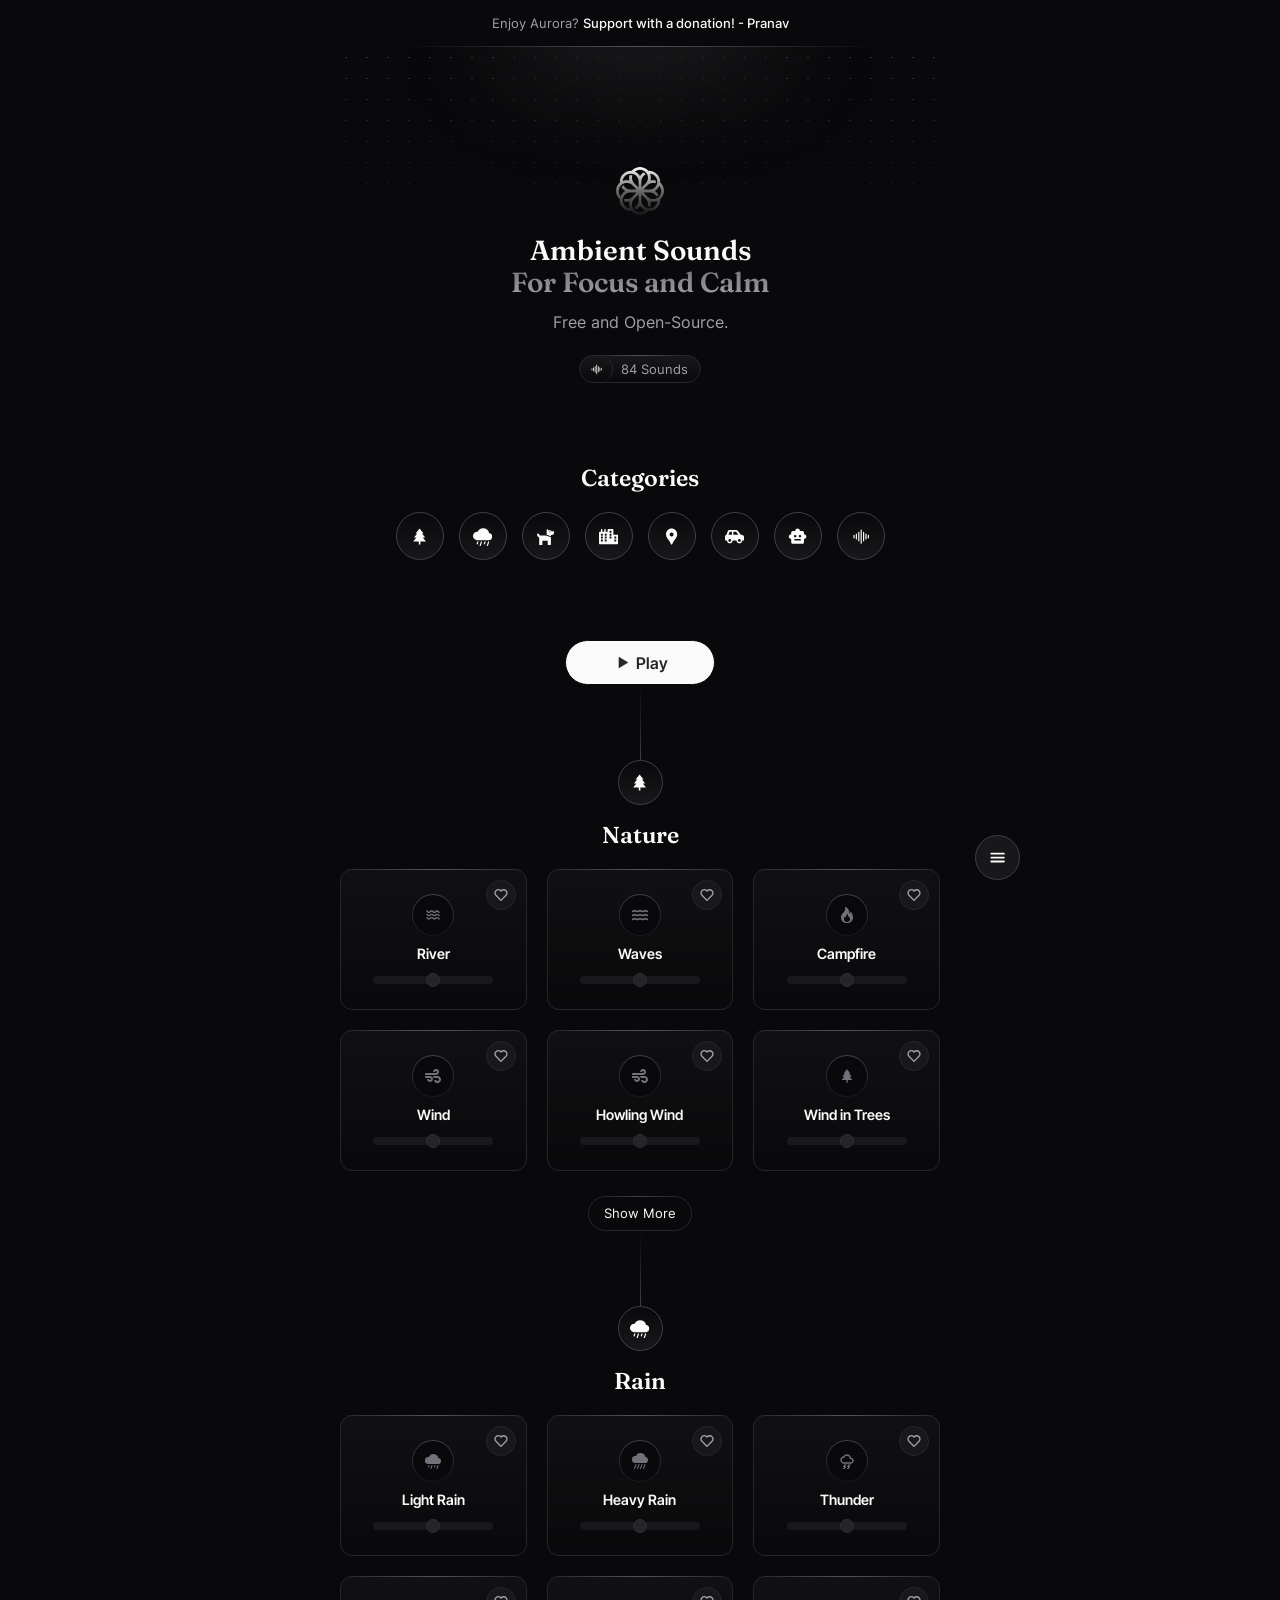
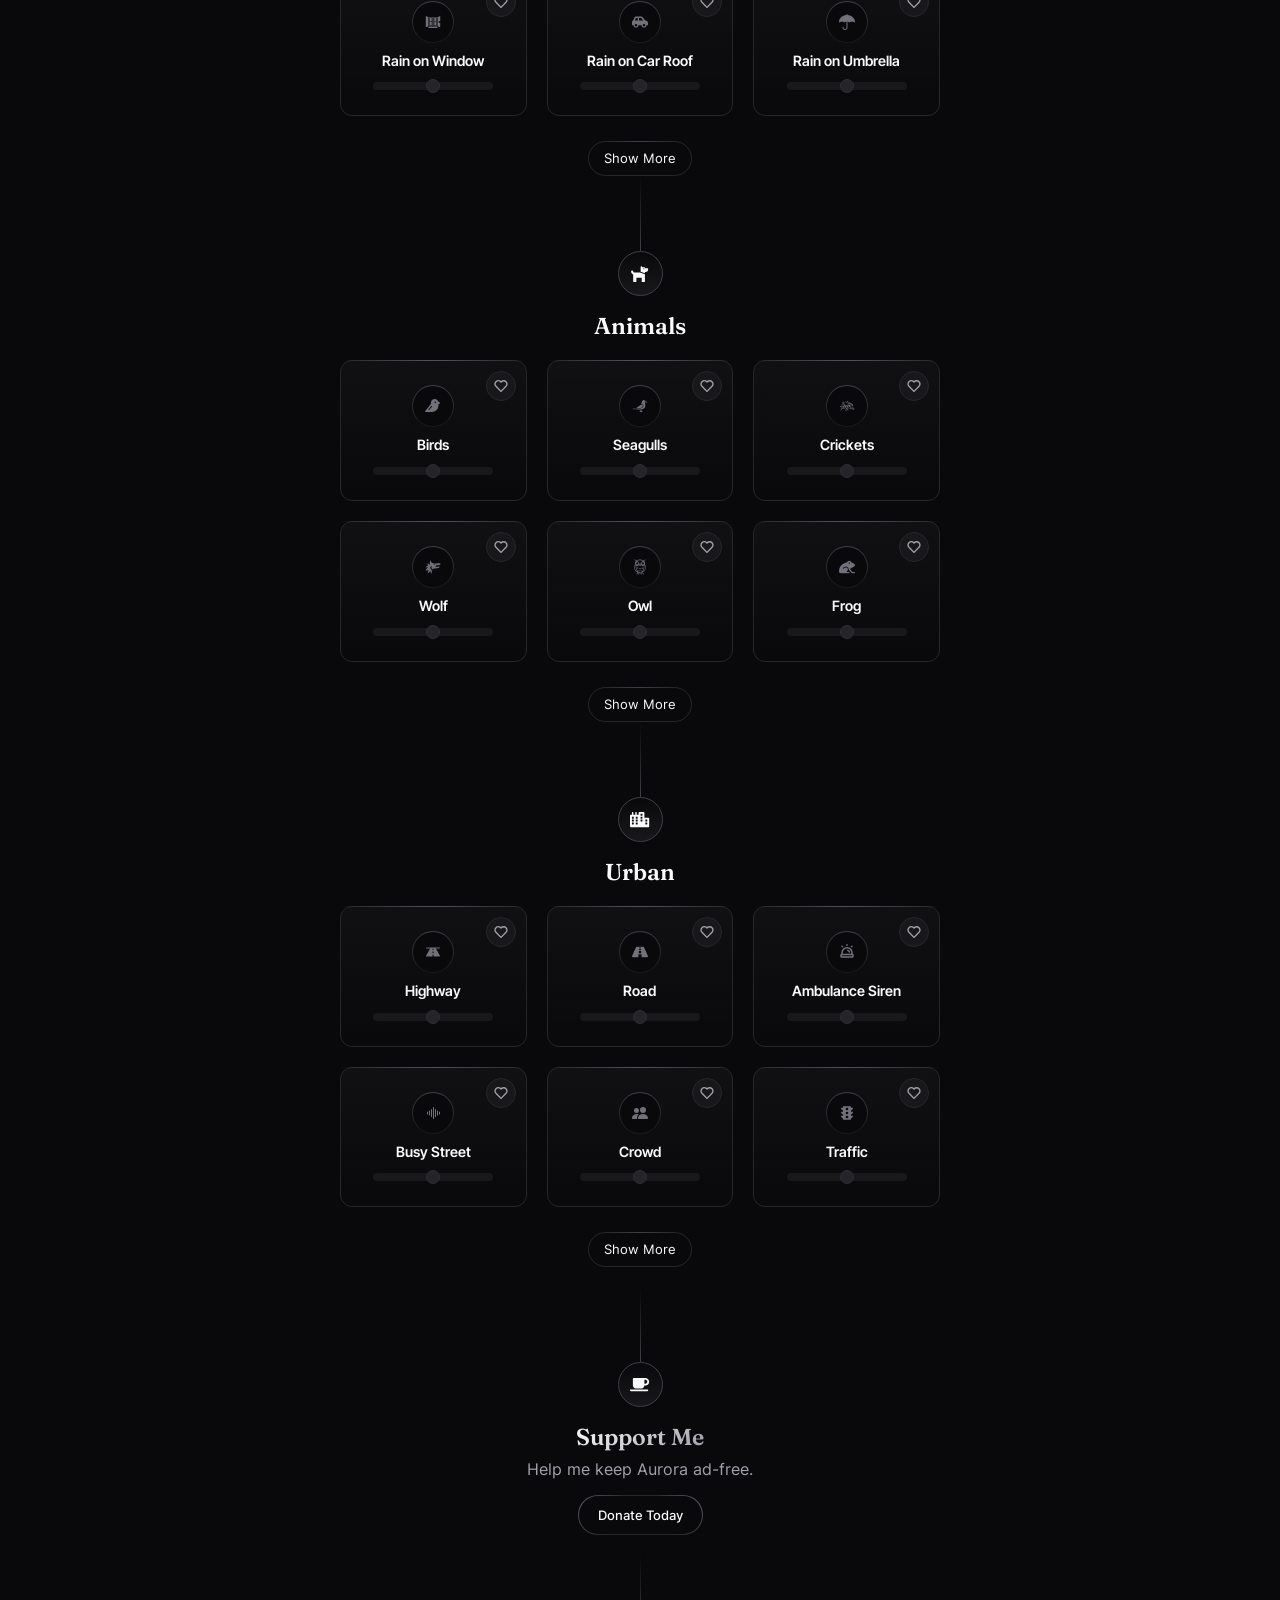
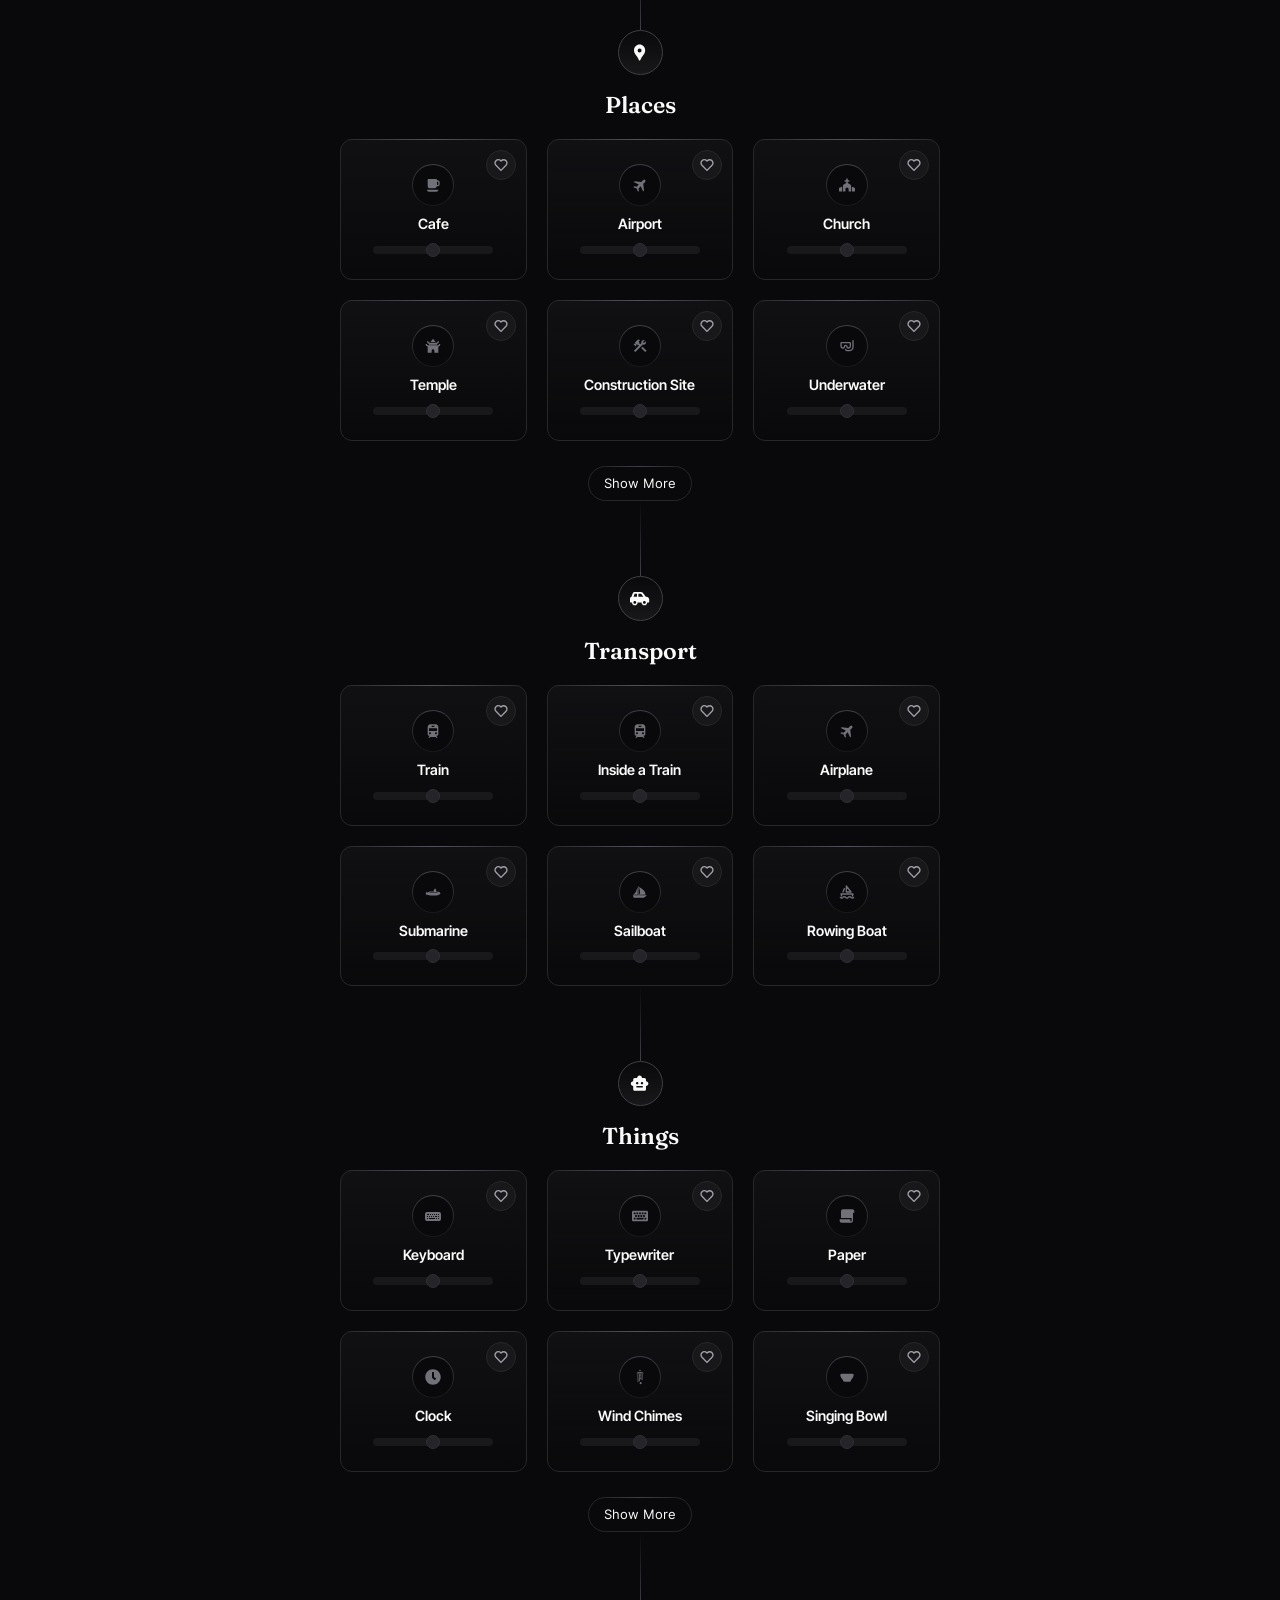
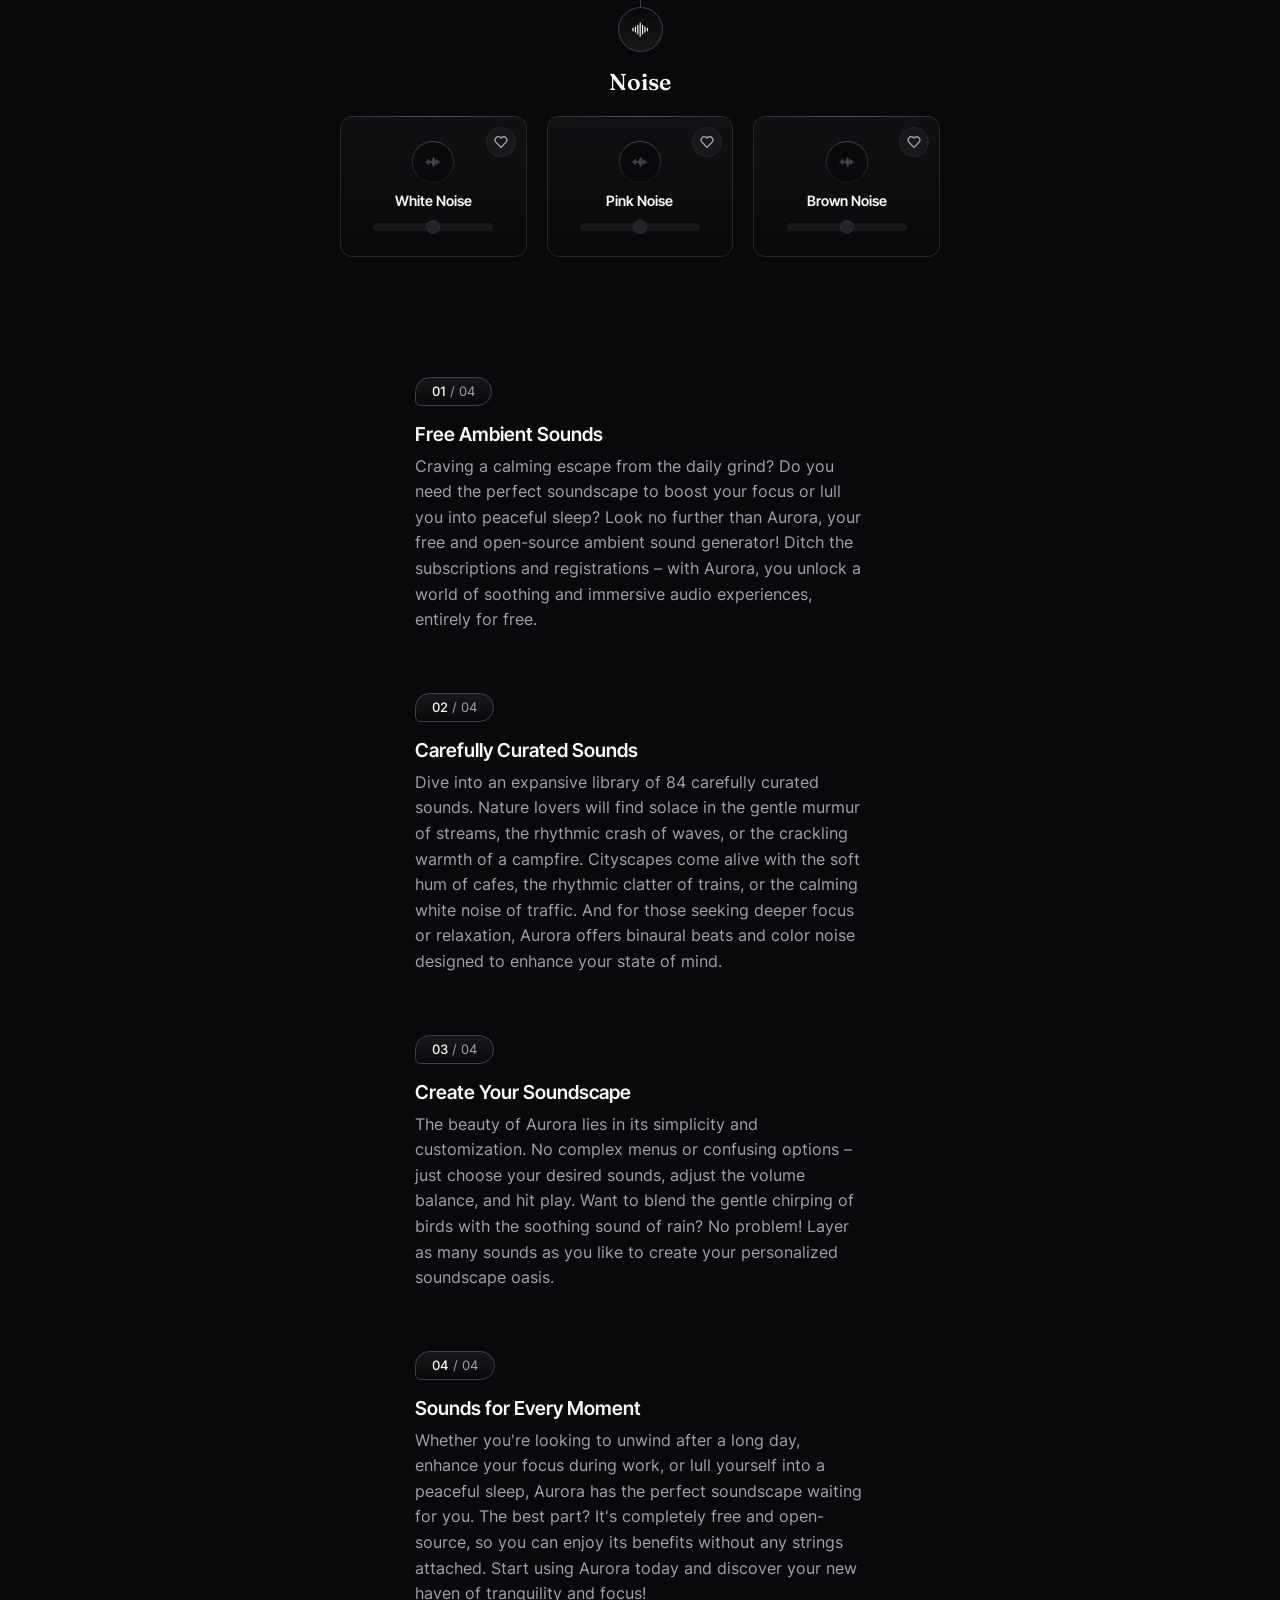
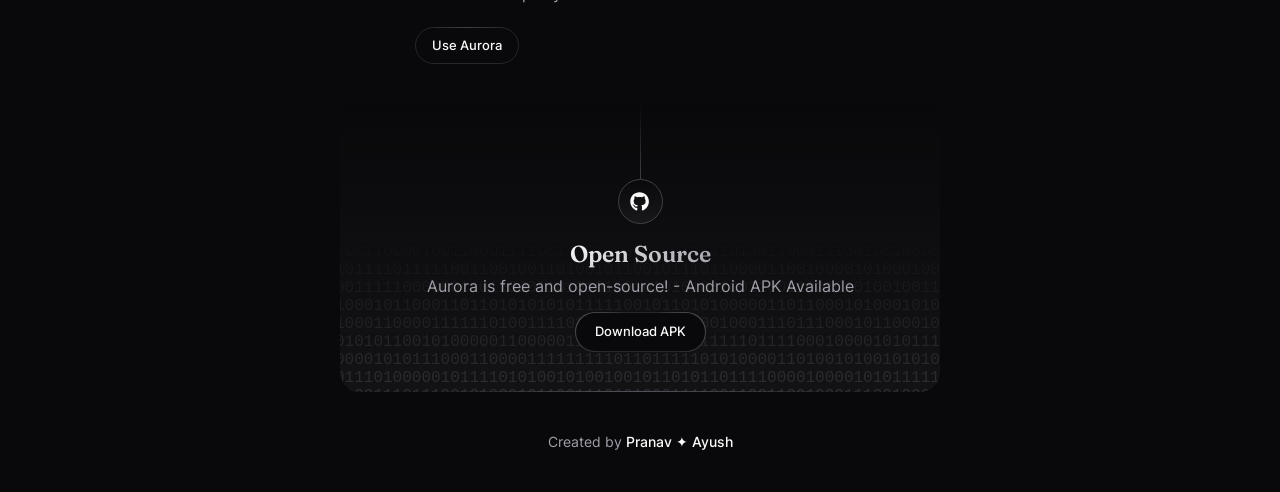
<file: index.html>
<!DOCTYPE html><html lang="en"> <head><!-- Standard Favicon for Desktop -->
<link rel="icon" type="image/png" sizes="32x32" href="/favicon.svg">
<link rel="icon" type="image/png" sizes="16x16" href="/favicon.svg">

<!-- Apple Touch Icon for iOS Home Screen -->
<link rel="apple-touch-icon" sizes="180x180" href="/favicon.svg">

<!-- Android/PWA Manifest -->
<link rel="manifest" href="/manifest.webmanifest">  
<meta charset="UTF-8"><meta content="width=device-width" name="viewport"><meta content="Astro v4.10.3" name="generator"><meta content="#18181b" name="theme-color"><link href="/favicon.svg" rel="icon" type="image/svg+xml"><title>Aurora: Ambient Sounds for Focus and Calm</title><meta content="Aurora: Ambient Sounds for Focus and Calm" name="title"><meta content="Aurora is a free and open-source ambient sound generator featuring 84 carefully curated sounds. Create your ideal atmosphere for relaxation, focus, or creativity with this versatile tool." name="description"><meta content="Aurora: Ambient Sounds for Focus and Calm" property="og:title"><meta content="Aurora is a free and open-source ambient sound generator featuring 84 carefully curated sounds. Create your ideal atmosphere for relaxation, focus, or creativity with this versatile tool." property="og:description"><meta content="Aurora" property="og:site_name"><meta content="https://dub.sh/ft.Aurora" property="og:url"><meta content="website" property="og:type"><meta content="https://moodist.app/og.png" property="og:image"><meta content="summary_large_image" name="twitter:card"><link rel="manifest" href="/manifest.webmanifest"><link rel="stylesheet" href="/_astro/index.B-aaBN2e.css"></head> <body>  <div class="_container_1b1j3_1"> <section class="wrapper" data-astro-cid-emwmhwzn> <p class="text" data-astro-cid-emwmhwzn>
Enjoy Aurora?  <a href="https://dub.sh/AuroraDonate" rel="noreferrer" target="_blank" data-astro-cid-emwmhwzn>
Support with a donation! - Pranav
</a> </p> </section> </div>  <div class="hero" data-astro-cid-zi4ldr3x> <div class="_container_1b1j3_1"> <div class="wrapper" data-astro-cid-zi4ldr3x> <div class="pattern" data-astro-cid-zi4ldr3x></div> <div class="logo-wrapper" data-astro-cid-zi4ldr3x> <img alt="Faded Aurora Logo" aria-hidden="true" class="logo" height="48" src="/logo.svg" width="48" data-astro-cid-zi4ldr3x> </div> <h1 class="title" data-astro-cid-zi4ldr3x>
Ambient Sounds<span class="line" data-astro-cid-zi4ldr3x>For Focus and Calm</span> </h1> <h2 class="desc" data-astro-cid-zi4ldr3x>Free and Open-Source.</h2> <p class="sounds" data-astro-cid-zi4ldr3x> <span aria-hidden="true" class="icon" data-astro-cid-zi4ldr3x> <svg stroke="currentColor" fill="currentColor" stroke-width="0" viewBox="0 0 16 16" data-astro-cid-zi4ldr3x="true" height="1em" width="1em" xmlns="http://www.w3.org/2000/svg"><path fill-rule="evenodd" d="M8.5 2a.5.5 0 0 1 .5.5v11a.5.5 0 0 1-1 0v-11a.5.5 0 0 1 .5-.5zm-2 2a.5.5 0 0 1 .5.5v7a.5.5 0 0 1-1 0v-7a.5.5 0 0 1 .5-.5zm4 0a.5.5 0 0 1 .5.5v7a.5.5 0 0 1-1 0v-7a.5.5 0 0 1 .5-.5zm-6 1.5A.5.5 0 0 1 5 6v4a.5.5 0 0 1-1 0V6a.5.5 0 0 1 .5-.5zm8 0a.5.5 0 0 1 .5.5v4a.5.5 0 0 1-1 0V6a.5.5 0 0 1 .5-.5zm-10 1A.5.5 0 0 1 3 7v2a.5.5 0 0 1-1 0V7a.5.5 0 0 1 .5-.5zm12 0a.5.5 0 0 1 .5.5v2a.5.5 0 0 1-1 0V7a.5.5 0 0 1 .5-.5z"></path></svg> </span> <span data-astro-cid-zi4ldr3x>84 Sounds</span> </p> </div> </div> </div>  <style>astro-island,astro-slot,astro-static-slot{display:contents}</style><script>(()=>{var e=async t=>{await(await t())()};(self.Astro||(self.Astro={})).load=e;window.dispatchEvent(new Event("astro:load"));})();;(()=>{var A=Object.defineProperty;var g=(i,o,a)=>o in i?A(i,o,{enumerable:!0,configurable:!0,writable:!0,value:a}):i[o]=a;var d=(i,o,a)=>g(i,typeof o!="symbol"?o+"":o,a);{let i={0:t=>m(t),1:t=>a(t),2:t=>new RegExp(t),3:t=>new Date(t),4:t=>new Map(a(t)),5:t=>new Set(a(t)),6:t=>BigInt(t),7:t=>new URL(t),8:t=>new Uint8Array(t),9:t=>new Uint16Array(t),10:t=>new Uint32Array(t)},o=t=>{let[l,e]=t;return l in i?i[l](e):void 0},a=t=>t.map(o),m=t=>typeof t!="object"||t===null?t:Object.fromEntries(Object.entries(t).map(([l,e])=>[l,o(e)]));class y extends HTMLElement{constructor(){super(...arguments);d(this,"Component");d(this,"hydrator");d(this,"hydrate",async()=>{var b;if(!this.hydrator||!this.isConnected)return;let e=(b=this.parentElement)==null?void 0:b.closest("astro-island[ssr]");if(e){e.addEventListener("astro:hydrate",this.hydrate,{once:!0});return}let c=this.querySelectorAll("astro-slot"),n={},h=this.querySelectorAll("template[data-astro-template]");for(let r of h){let s=r.closest(this.tagName);s!=null&&s.isSameNode(this)&&(n[r.getAttribute("data-astro-template")||"default"]=r.innerHTML,r.remove())}for(let r of c){let s=r.closest(this.tagName);s!=null&&s.isSameNode(this)&&(n[r.getAttribute("name")||"default"]=r.innerHTML)}let p;try{p=this.hasAttribute("props")?m(JSON.parse(this.getAttribute("props"))):{}}catch(r){let s=this.getAttribute("component-url")||"<unknown>",v=this.getAttribute("component-export");throw v&&(s+=` (export ${v})`),console.error(`[hydrate] Error parsing props for component ${s}`,this.getAttribute("props"),r),r}let u;await this.hydrator(this)(this.Component,p,n,{client:this.getAttribute("client")}),this.removeAttribute("ssr"),this.dispatchEvent(new CustomEvent("astro:hydrate"))});d(this,"unmount",()=>{this.isConnected||this.dispatchEvent(new CustomEvent("astro:unmount"))})}disconnectedCallback(){document.removeEventListener("astro:after-swap",this.unmount),document.addEventListener("astro:after-swap",this.unmount,{once:!0})}connectedCallback(){if(!this.hasAttribute("await-children")||document.readyState==="interactive"||document.readyState==="complete")this.childrenConnectedCallback();else{let e=()=>{document.removeEventListener("DOMContentLoaded",e),c.disconnect(),this.childrenConnectedCallback()},c=new MutationObserver(()=>{var n;((n=this.lastChild)==null?void 0:n.nodeType)===Node.COMMENT_NODE&&this.lastChild.nodeValue==="astro:end"&&(this.lastChild.remove(),e())});c.observe(this,{childList:!0}),document.addEventListener("DOMContentLoaded",e)}}async childrenConnectedCallback(){let e=this.getAttribute("before-hydration-url");e&&await import(e),this.start()}async start(){let e=JSON.parse(this.getAttribute("opts")),c=this.getAttribute("client");if(Astro[c]===void 0){window.addEventListener(`astro:${c}`,()=>this.start(),{once:!0});return}try{await Astro[c](async()=>{let n=this.getAttribute("renderer-url"),[h,{default:p}]=await Promise.all([import(this.getAttribute("component-url")),n?import(n):()=>()=>{}]),u=this.getAttribute("component-export")||"default";if(!u.includes("."))this.Component=h[u];else{this.Component=h;for(let f of u.split("."))this.Component=this.Component[f]}return this.hydrator=p,this.hydrate},e,this)}catch(n){console.error(`[astro-island] Error hydrating ${this.getAttribute("component-url")}`,n)}}attributeChangedCallback(){this.hydrate()}}d(y,"observedAttributes",["props"]),customElements.get("astro-island")||customElements.define("astro-island",y)}})();</script><astro-island uid="Z11dKXQ" prefix="r0" component-url="/_astro/category-icons.DHj32QFT.js" component-export="default" renderer-url="/_astro/client.DB7YiK8Y.js" props="{}" ssr="" client="load" opts="{&quot;name&quot;:&quot;CategoryIcons&quot;,&quot;value&quot;:true}" await-children=""><div class="_container_1b1j3_1"><div class="_wrapper_1e5nz_1"><h3 class="_title_1e5nz_7">Categories</h3><div class="_categoryIconsWrapper_1e5nz_14"><button class="_icon_1e5nz_21" data-state="closed"><svg stroke="currentColor" fill="currentColor" stroke-width="0" viewBox="0 0 24 24" height="1em" width="1em" xmlns="http://www.w3.org/2000/svg"><path d="m20 18-4-5h3l-4-5h2l-5-6-5 6h2l-4 5h3l-4 5h7v4h2v-4z"></path></svg></button><button class="_icon_1e5nz_21" data-state="closed"><svg stroke="currentColor" fill="currentColor" stroke-width="0" viewBox="0 0 16 16" height="1em" width="1em" xmlns="http://www.w3.org/2000/svg"><path d="M4.158 12.025a.5.5 0 0 1 .316.633l-.5 1.5a.5.5 0 1 1-.948-.316l.5-1.5a.5.5 0 0 1 .632-.317zm3 0a.5.5 0 0 1 .316.633l-1 3a.5.5 0 1 1-.948-.316l1-3a.5.5 0 0 1 .632-.317zm3 0a.5.5 0 0 1 .316.633l-.5 1.5a.5.5 0 1 1-.948-.316l.5-1.5a.5.5 0 0 1 .632-.317zm3 0a.5.5 0 0 1 .316.633l-1 3a.5.5 0 1 1-.948-.316l1-3a.5.5 0 0 1 .632-.317zm.247-6.998a5.001 5.001 0 0 0-9.499-1.004A3.5 3.5 0 1 0 3.5 11H13a3 3 0 0 0 .405-5.973z"></path></svg></button><button class="_icon_1e5nz_21" data-state="closed"><svg stroke="currentColor" fill="currentColor" stroke-width="0" viewBox="0 0 576 512" height="1em" width="1em" xmlns="http://www.w3.org/2000/svg"><path d="M298.06,224,448,277.55V496a16,16,0,0,1-16,16H368a16,16,0,0,1-16-16V384H192V496a16,16,0,0,1-16,16H112a16,16,0,0,1-16-16V282.09C58.84,268.84,32,233.66,32,192a32,32,0,0,1,64,0,32.06,32.06,0,0,0,32,32ZM544,112v32a64,64,0,0,1-64,64H448v35.58L320,197.87V48c0-14.25,17.22-21.39,27.31-11.31L374.59,64h53.63c10.91,0,23.75,7.92,28.62,17.69L464,96h64A16,16,0,0,1,544,112Zm-112,0a16,16,0,1,0-16,16A16,16,0,0,0,432,112Z"></path></svg></button><button class="_icon_1e5nz_21" data-state="closed"><svg stroke="currentColor" fill="currentColor" stroke-width="0" viewBox="0 0 640 512" height="1em" width="1em" xmlns="http://www.w3.org/2000/svg"><path d="M616 192H480V24c0-13.26-10.74-24-24-24H312c-13.26 0-24 10.74-24 24v72h-64V16c0-8.84-7.16-16-16-16h-16c-8.84 0-16 7.16-16 16v80h-64V16c0-8.84-7.16-16-16-16H80c-8.84 0-16 7.16-16 16v80H24c-13.26 0-24 10.74-24 24v360c0 17.67 14.33 32 32 32h576c17.67 0 32-14.33 32-32V216c0-13.26-10.75-24-24-24zM128 404c0 6.63-5.37 12-12 12H76c-6.63 0-12-5.37-12-12v-40c0-6.63 5.37-12 12-12h40c6.63 0 12 5.37 12 12v40zm0-96c0 6.63-5.37 12-12 12H76c-6.63 0-12-5.37-12-12v-40c0-6.63 5.37-12 12-12h40c6.63 0 12 5.37 12 12v40zm0-96c0 6.63-5.37 12-12 12H76c-6.63 0-12-5.37-12-12v-40c0-6.63 5.37-12 12-12h40c6.63 0 12 5.37 12 12v40zm128 192c0 6.63-5.37 12-12 12h-40c-6.63 0-12-5.37-12-12v-40c0-6.63 5.37-12 12-12h40c6.63 0 12 5.37 12 12v40zm0-96c0 6.63-5.37 12-12 12h-40c-6.63 0-12-5.37-12-12v-40c0-6.63 5.37-12 12-12h40c6.63 0 12 5.37 12 12v40zm0-96c0 6.63-5.37 12-12 12h-40c-6.63 0-12-5.37-12-12v-40c0-6.63 5.37-12 12-12h40c6.63 0 12 5.37 12 12v40zm160 96c0 6.63-5.37 12-12 12h-40c-6.63 0-12-5.37-12-12v-40c0-6.63 5.37-12 12-12h40c6.63 0 12 5.37 12 12v40zm0-96c0 6.63-5.37 12-12 12h-40c-6.63 0-12-5.37-12-12v-40c0-6.63 5.37-12 12-12h40c6.63 0 12 5.37 12 12v40zm0-96c0 6.63-5.37 12-12 12h-40c-6.63 0-12-5.37-12-12V76c0-6.63 5.37-12 12-12h40c6.63 0 12 5.37 12 12v40zm160 288c0 6.63-5.37 12-12 12h-40c-6.63 0-12-5.37-12-12v-40c0-6.63 5.37-12 12-12h40c6.63 0 12 5.37 12 12v40zm0-96c0 6.63-5.37 12-12 12h-40c-6.63 0-12-5.37-12-12v-40c0-6.63 5.37-12 12-12h40c6.63 0 12 5.37 12 12v40z"></path></svg></button><button class="_icon_1e5nz_21" data-state="closed"><svg stroke="currentColor" fill="currentColor" stroke-width="0" viewBox="0 0 24 24" height="1em" width="1em" xmlns="http://www.w3.org/2000/svg"><path fill="none" d="M0 0h24v24H0z"></path><path d="M12 2C8.13 2 5 5.13 5 9c0 1.74.5 3.37 1.41 4.84.95 1.54 2.2 2.86 3.16 4.4.47.75.81 1.45 1.17 2.26.26.55.47 1.5 1.26 1.5s1-.95 1.25-1.5c.37-.81.7-1.51 1.17-2.26.96-1.53 2.21-2.85 3.16-4.4C18.5 12.37 19 10.74 19 9c0-3.87-3.13-7-7-7zm0 9.75a2.5 2.5 0 010-5 2.5 2.5 0 010 5z"></path></svg></button><button class="_icon_1e5nz_21" data-state="closed"><svg stroke="currentColor" fill="currentColor" stroke-width="0" viewBox="0 0 640 512" height="1em" width="1em" xmlns="http://www.w3.org/2000/svg"><path d="M544 192h-16L419.22 56.02A64.025 64.025 0 0 0 369.24 32H155.33c-26.17 0-49.7 15.93-59.42 40.23L48 194.26C20.44 201.4 0 226.21 0 256v112c0 8.84 7.16 16 16 16h48c0 53.02 42.98 96 96 96s96-42.98 96-96h128c0 53.02 42.98 96 96 96s96-42.98 96-96h48c8.84 0 16-7.16 16-16v-80c0-53.02-42.98-96-96-96zM160 432c-26.47 0-48-21.53-48-48s21.53-48 48-48 48 21.53 48 48-21.53 48-48 48zm72-240H116.93l38.4-96H232v96zm48 0V96h89.24l76.8 96H280zm200 240c-26.47 0-48-21.53-48-48s21.53-48 48-48 48 21.53 48 48-21.53 48-48 48z"></path></svg></button><button class="_icon_1e5nz_21" data-state="closed"><svg stroke="currentColor" fill="currentColor" stroke-width="0" viewBox="0 0 24 24" height="1em" width="1em" xmlns="http://www.w3.org/2000/svg"><path fill="none" d="M0 0h24v24H0z"></path><path d="M20 9V7c0-1.1-.9-2-2-2h-3c0-1.66-1.34-3-3-3S9 3.34 9 5H6c-1.1 0-2 .9-2 2v2c-1.66 0-3 1.34-3 3s1.34 3 3 3v4c0 1.1.9 2 2 2h12c1.1 0 2-.9 2-2v-4c1.66 0 3-1.34 3-3s-1.34-3-3-3zM7.5 11.5c0-.83.67-1.5 1.5-1.5s1.5.67 1.5 1.5S9.83 13 9 13s-1.5-.67-1.5-1.5zM16 17H8v-2h8v2zm-1-4c-.83 0-1.5-.67-1.5-1.5S14.17 10 15 10s1.5.67 1.5 1.5S15.83 13 15 13z"></path></svg></button><button class="_icon_1e5nz_21" data-state="closed"><svg stroke="currentColor" fill="currentColor" stroke-width="0" viewBox="0 0 16 16" height="1em" width="1em" xmlns="http://www.w3.org/2000/svg"><path fill-rule="evenodd" d="M8.5 2a.5.5 0 0 1 .5.5v11a.5.5 0 0 1-1 0v-11a.5.5 0 0 1 .5-.5zm-2 2a.5.5 0 0 1 .5.5v7a.5.5 0 0 1-1 0v-7a.5.5 0 0 1 .5-.5zm4 0a.5.5 0 0 1 .5.5v7a.5.5 0 0 1-1 0v-7a.5.5 0 0 1 .5-.5zm-6 1.5A.5.5 0 0 1 5 6v4a.5.5 0 0 1-1 0V6a.5.5 0 0 1 .5-.5zm8 0a.5.5 0 0 1 .5.5v4a.5.5 0 0 1-1 0V6a.5.5 0 0 1 .5-.5zm-10 1A.5.5 0 0 1 3 7v2a.5.5 0 0 1-1 0V7a.5.5 0 0 1 .5-.5zm12 0a.5.5 0 0 1 .5.5v2a.5.5 0 0 1-1 0V7a.5.5 0 0 1 .5-.5z"></path></svg></button></div></div></div><!--astro:end--></astro-island> <astro-island uid="ZA5zw7" prefix="r1" component-url="/_astro/app.Buo2Cr5X.js" component-export="App" renderer-url="/_astro/client.DB7YiK8Y.js" props="{}" ssr="" client="load" opts="{&quot;name&quot;:&quot;App&quot;,&quot;value&quot;:true}" await-children=""><div class="_container_1b1j3_1"><div id="app"></div><div class="_buttons_13uqe_1"><button aria-disabled="true" class="_playButton_1cnxb_1 _disabled_1cnxb_21"><span aria-hidden="true"><svg stroke="currentColor" fill="currentColor" stroke-width="0" viewBox="0 0 24 24" height="1em" width="1em" xmlns="http://www.w3.org/2000/svg"><path d="M7 6v12l10-6z"></path></svg></span> <!-- -->Play</button></div><div><div class="_category_1jjdn_1" id="category-nature"><div class="_iconContainer_1jjdn_6"><div class="_tail_1jjdn_12"></div><div aria-hidden="true" class="_icon_1jjdn_6"><svg stroke="currentColor" fill="currentColor" stroke-width="0" viewBox="0 0 24 24" height="1em" width="1em" xmlns="http://www.w3.org/2000/svg"><path d="m20 18-4-5h3l-4-5h2l-5-6-5 6h2l-4 5h3l-4 5h7v4h2v-4z"></path></svg></div></div><div class="_title_1jjdn_34">Nature</div><div><div class="_sounds_lgzew_1"><div aria-label="River sound" role="button" tabindex="0" class="_sound_4xlow_1"><button class="_favoriteButton_7ppbz_1" aria-label="Add River Sound to Favorites"><span aria-hidden="true" style="opacity:1"><svg stroke="currentColor" fill="currentColor" stroke-width="0" viewBox="0 0 24 24" height="1em" width="1em" xmlns="http://www.w3.org/2000/svg"><path d="M12 4.595a5.904 5.904 0 0 0-3.996-1.558 5.942 5.942 0 0 0-4.213 1.758c-2.353 2.363-2.352 6.059.002 8.412l7.332 7.332c.17.299.498.492.875.492a.99.99 0 0 0 .792-.409l7.415-7.415c2.354-2.354 2.354-6.049-.002-8.416a5.938 5.938 0 0 0-4.209-1.754A5.906 5.906 0 0 0 12 4.595zm6.791 1.61c1.563 1.571 1.564 4.025.002 5.588L12 18.586l-6.793-6.793c-1.562-1.563-1.561-4.017-.002-5.584.76-.756 1.754-1.172 2.799-1.172s2.035.416 2.789 1.17l.5.5a.999.999 0 0 0 1.414 0l.5-.5c1.512-1.509 4.074-1.505 5.584-.002z"></path></svg></span></button><div class="_icon_4xlow_39"><span aria-hidden="true"><svg stroke="currentColor" fill="currentColor" stroke-width="0" viewBox="0 0 24 24" height="1em" width="1em" xmlns="http://www.w3.org/2000/svg"><path d="M5.996 9c1.413 0 2.16-.747 2.705-1.293.49-.49.731-.707 1.292-.707s.802.217 1.292.707C11.83 8.253 12.577 9 13.991 9c1.415 0 2.163-.747 2.71-1.293.491-.49.732-.707 1.295-.707s.804.217 1.295.707C19.837 8.253 20.585 9 22 9V7c-.563 0-.804-.217-1.295-.707C20.159 5.747 19.411 5 17.996 5s-2.162.747-2.709 1.292c-.491.491-.731.708-1.296.708-.562 0-.802-.217-1.292-.707C12.154 5.747 11.407 5 9.993 5s-2.161.747-2.706 1.293c-.49.49-.73.707-1.291.707s-.801-.217-1.291-.707C4.16 5.747 3.413 5 2 5v2c.561 0 .801.217 1.291.707C3.836 8.253 4.583 9 5.996 9zm0 5c1.413 0 2.16-.747 2.705-1.293.49-.49.731-.707 1.292-.707s.802.217 1.292.707c.545.546 1.292 1.293 2.706 1.293 1.415 0 2.163-.747 2.71-1.293.491-.49.732-.707 1.295-.707s.804.217 1.295.707C19.837 13.253 20.585 14 22 14v-2c-.563 0-.804-.217-1.295-.707-.546-.546-1.294-1.293-2.709-1.293s-2.162.747-2.709 1.292c-.491.491-.731.708-1.296.708-.562 0-.802-.217-1.292-.707C12.154 10.747 11.407 10 9.993 10s-2.161.747-2.706 1.293c-.49.49-.73.707-1.291.707s-.801-.217-1.291-.707C4.16 10.747 3.413 10 2 10v2c.561 0 .801.217 1.291.707C3.836 13.253 4.583 14 5.996 14zm0 5c1.413 0 2.16-.747 2.705-1.293.49-.49.731-.707 1.292-.707s.802.217 1.292.707c.545.546 1.292 1.293 2.706 1.293 1.415 0 2.163-.747 2.71-1.293.491-.49.732-.707 1.295-.707s.804.217 1.295.707C19.837 18.253 20.585 19 22 19v-2c-.563 0-.804-.217-1.295-.707-.546-.546-1.294-1.293-2.709-1.293s-2.162.747-2.709 1.292c-.491.491-.731.708-1.296.708-.562 0-.802-.217-1.292-.707C12.154 15.747 11.407 15 9.993 15s-2.161.747-2.706 1.293c-.49.49-.73.707-1.291.707s-.801-.217-1.291-.707C4.16 15.747 3.413 15 2 15v2c.561 0 .801.217 1.291.707C3.836 18.253 4.583 19 5.996 19z"></path></svg></span></div><div class="_label_4xlow_105" id="river">River</div><input aria-label="River sound volume" autoComplete="off" class="_range_1bwpo_1" disabled="" max="100" min="0" type="range" value="50"/></div><div aria-label="Waves sound" role="button" tabindex="0" class="_sound_4xlow_1"><button class="_favoriteButton_7ppbz_1" aria-label="Add Waves Sound to Favorites"><span aria-hidden="true" style="opacity:1"><svg stroke="currentColor" fill="currentColor" stroke-width="0" viewBox="0 0 24 24" height="1em" width="1em" xmlns="http://www.w3.org/2000/svg"><path d="M12 4.595a5.904 5.904 0 0 0-3.996-1.558 5.942 5.942 0 0 0-4.213 1.758c-2.353 2.363-2.352 6.059.002 8.412l7.332 7.332c.17.299.498.492.875.492a.99.99 0 0 0 .792-.409l7.415-7.415c2.354-2.354 2.354-6.049-.002-8.416a5.938 5.938 0 0 0-4.209-1.754A5.906 5.906 0 0 0 12 4.595zm6.791 1.61c1.563 1.571 1.564 4.025.002 5.588L12 18.586l-6.793-6.793c-1.562-1.563-1.561-4.017-.002-5.584.76-.756 1.754-1.172 2.799-1.172s2.035.416 2.789 1.17l.5.5a.999.999 0 0 0 1.414 0l.5-.5c1.512-1.509 4.074-1.505 5.584-.002z"></path></svg></span></button><div class="_icon_4xlow_39"><span aria-hidden="true"><svg stroke="currentColor" fill="currentColor" stroke-width="0" viewBox="0 0 576 512" height="1em" width="1em" xmlns="http://www.w3.org/2000/svg"><path d="M562.1 383.9c-21.5-2.4-42.1-10.5-57.9-22.9-14.1-11.1-34.2-11.3-48.2 0-37.9 30.4-107.2 30.4-145.7-1.5-13.5-11.2-33-9.1-46.7 1.8-38 30.1-106.9 30-145.2-1.7-13.5-11.2-33.3-8.9-47.1 2-15.5 12.2-36 20.1-57.7 22.4-7.9.8-13.6 7.8-13.6 15.7v32.2c0 9.1 7.6 16.8 16.7 16 28.8-2.5 56.1-11.4 79.4-25.9 56.5 34.6 137 34.1 192 0 56.5 34.6 137 34.1 192 0 23.3 14.2 50.9 23.3 79.1 25.8 9.1.8 16.7-6.9 16.7-16v-31.6c.1-8-5.7-15.4-13.8-16.3zm0-144c-21.5-2.4-42.1-10.5-57.9-22.9-14.1-11.1-34.2-11.3-48.2 0-37.9 30.4-107.2 30.4-145.7-1.5-13.5-11.2-33-9.1-46.7 1.8-38 30.1-106.9 30-145.2-1.7-13.5-11.2-33.3-8.9-47.1 2-15.5 12.2-36 20.1-57.7 22.4-7.9.8-13.6 7.8-13.6 15.7v32.2c0 9.1 7.6 16.8 16.7 16 28.8-2.5 56.1-11.4 79.4-25.9 56.5 34.6 137 34.1 192 0 56.5 34.6 137 34.1 192 0 23.3 14.2 50.9 23.3 79.1 25.8 9.1.8 16.7-6.9 16.7-16v-31.6c.1-8-5.7-15.4-13.8-16.3zm0-144C540.6 93.4 520 85.4 504.2 73 490.1 61.9 470 61.7 456 73c-37.9 30.4-107.2 30.4-145.7-1.5-13.5-11.2-33-9.1-46.7 1.8-38 30.1-106.9 30-145.2-1.7-13.5-11.2-33.3-8.9-47.1 2-15.5 12.2-36 20.1-57.7 22.4-7.9.8-13.6 7.8-13.6 15.7v32.2c0 9.1 7.6 16.8 16.7 16 28.8-2.5 56.1-11.4 79.4-25.9 56.5 34.6 137 34.1 192 0 56.5 34.6 137 34.1 192 0 23.3 14.2 50.9 23.3 79.1 25.8 9.1.8 16.7-6.9 16.7-16v-31.6c.1-8-5.7-15.4-13.8-16.3z"></path></svg></span></div><div class="_label_4xlow_105" id="waves">Waves</div><input aria-label="Waves sound volume" autoComplete="off" class="_range_1bwpo_1" disabled="" max="100" min="0" type="range" value="50"/></div><div aria-label="Campfire sound" role="button" tabindex="0" class="_sound_4xlow_1"><button class="_favoriteButton_7ppbz_1" aria-label="Add Campfire Sound to Favorites"><span aria-hidden="true" style="opacity:1"><svg stroke="currentColor" fill="currentColor" stroke-width="0" viewBox="0 0 24 24" height="1em" width="1em" xmlns="http://www.w3.org/2000/svg"><path d="M12 4.595a5.904 5.904 0 0 0-3.996-1.558 5.942 5.942 0 0 0-4.213 1.758c-2.353 2.363-2.352 6.059.002 8.412l7.332 7.332c.17.299.498.492.875.492a.99.99 0 0 0 .792-.409l7.415-7.415c2.354-2.354 2.354-6.049-.002-8.416a5.938 5.938 0 0 0-4.209-1.754A5.906 5.906 0 0 0 12 4.595zm6.791 1.61c1.563 1.571 1.564 4.025.002 5.588L12 18.586l-6.793-6.793c-1.562-1.563-1.561-4.017-.002-5.584.76-.756 1.754-1.172 2.799-1.172s2.035.416 2.789 1.17l.5.5a.999.999 0 0 0 1.414 0l.5-.5c1.512-1.509 4.074-1.505 5.584-.002z"></path></svg></span></button><div class="_icon_4xlow_39"><span aria-hidden="true"><svg stroke="currentColor" fill="currentColor" stroke-width="0" viewBox="0 0 16 16" height="1em" width="1em" xmlns="http://www.w3.org/2000/svg"><path d="M8 16c3.314 0 6-2 6-5.5 0-1.5-.5-4-2.5-6 .25 1.5-1.25 2-1.25 2C11 4 9 .5 6 0c.357 2 .5 4-2 6-1.25 1-2 2.729-2 4.5C2 14 4.686 16 8 16Zm0-1c-1.657 0-3-1-3-2.75 0-.75.25-2 1.25-3C6.125 10 7 10.5 7 10.5c-.375-1.25.5-3.25 2-3.5-.179 1-.25 2 1 3 .625.5 1 1.364 1 2.25C11 14 9.657 15 8 15Z"></path></svg></span></div><div class="_label_4xlow_105" id="campfire">Campfire</div><input aria-label="Campfire sound volume" autoComplete="off" class="_range_1bwpo_1" disabled="" max="100" min="0" type="range" value="50"/></div><div aria-label="Wind sound" role="button" tabindex="0" class="_sound_4xlow_1"><button class="_favoriteButton_7ppbz_1" aria-label="Add Wind Sound to Favorites"><span aria-hidden="true" style="opacity:1"><svg stroke="currentColor" fill="currentColor" stroke-width="0" viewBox="0 0 24 24" height="1em" width="1em" xmlns="http://www.w3.org/2000/svg"><path d="M12 4.595a5.904 5.904 0 0 0-3.996-1.558 5.942 5.942 0 0 0-4.213 1.758c-2.353 2.363-2.352 6.059.002 8.412l7.332 7.332c.17.299.498.492.875.492a.99.99 0 0 0 .792-.409l7.415-7.415c2.354-2.354 2.354-6.049-.002-8.416a5.938 5.938 0 0 0-4.209-1.754A5.906 5.906 0 0 0 12 4.595zm6.791 1.61c1.563 1.571 1.564 4.025.002 5.588L12 18.586l-6.793-6.793c-1.562-1.563-1.561-4.017-.002-5.584.76-.756 1.754-1.172 2.799-1.172s2.035.416 2.789 1.17l.5.5a.999.999 0 0 0 1.414 0l.5-.5c1.512-1.509 4.074-1.505 5.584-.002z"></path></svg></span></button><div class="_icon_4xlow_39"><span aria-hidden="true"><svg stroke="currentColor" fill="currentColor" stroke-width="0" viewBox="0 0 512 512" height="1em" width="1em" xmlns="http://www.w3.org/2000/svg"><path d="M156.7 256H16c-8.8 0-16 7.2-16 16v32c0 8.8 7.2 16 16 16h142.2c15.9 0 30.8 10.9 33.4 26.6 3.3 20-12.1 37.4-31.6 37.4-14.1 0-26.1-9.2-30.4-21.9-2.1-6.3-8.6-10.1-15.2-10.1H81.6c-9.8 0-17.7 8.8-15.9 18.4 8.6 44.1 47.6 77.6 94.2 77.6 57.1 0 102.7-50.1 95.2-108.6C249 291 205.4 256 156.7 256zM16 224h336c59.7 0 106.8-54.8 93.8-116.7-7.6-36.2-36.9-65.5-73.1-73.1-55.4-11.6-105.1 24.9-114.9 75.5-1.9 9.6 6.1 18.3 15.8 18.3h32.8c6.7 0 13.1-3.8 15.2-10.1C325.9 105.2 337.9 96 352 96c19.4 0 34.9 17.4 31.6 37.4-2.6 15.7-17.4 26.6-33.4 26.6H16c-8.8 0-16 7.2-16 16v32c0 8.8 7.2 16 16 16zm384 32H243.7c19.3 16.6 33.2 38.8 39.8 64H400c26.5 0 48 21.5 48 48s-21.5 48-48 48c-17.9 0-33.3-9.9-41.6-24.4-2.9-5-8.7-7.6-14.5-7.6h-33.8c-10.9 0-19 10.8-15.3 21.1 17.8 50.6 70.5 84.8 129.4 72.3 41.2-8.7 75.1-41.6 84.7-82.7C526 321.5 470.5 256 400 256z"></path></svg></span></div><div class="_label_4xlow_105" id="wind">Wind</div><input aria-label="Wind sound volume" autoComplete="off" class="_range_1bwpo_1" disabled="" max="100" min="0" type="range" value="50"/></div><div aria-label="Howling Wind sound" role="button" tabindex="0" class="_sound_4xlow_1"><button class="_favoriteButton_7ppbz_1" aria-label="Add Howling Wind Sound to Favorites"><span aria-hidden="true" style="opacity:1"><svg stroke="currentColor" fill="currentColor" stroke-width="0" viewBox="0 0 24 24" height="1em" width="1em" xmlns="http://www.w3.org/2000/svg"><path d="M12 4.595a5.904 5.904 0 0 0-3.996-1.558 5.942 5.942 0 0 0-4.213 1.758c-2.353 2.363-2.352 6.059.002 8.412l7.332 7.332c.17.299.498.492.875.492a.99.99 0 0 0 .792-.409l7.415-7.415c2.354-2.354 2.354-6.049-.002-8.416a5.938 5.938 0 0 0-4.209-1.754A5.906 5.906 0 0 0 12 4.595zm6.791 1.61c1.563 1.571 1.564 4.025.002 5.588L12 18.586l-6.793-6.793c-1.562-1.563-1.561-4.017-.002-5.584.76-.756 1.754-1.172 2.799-1.172s2.035.416 2.789 1.17l.5.5a.999.999 0 0 0 1.414 0l.5-.5c1.512-1.509 4.074-1.505 5.584-.002z"></path></svg></span></button><div class="_icon_4xlow_39"><span aria-hidden="true"><svg stroke="currentColor" fill="currentColor" stroke-width="0" viewBox="0 0 512 512" height="1em" width="1em" xmlns="http://www.w3.org/2000/svg"><path d="M156.7 256H16c-8.8 0-16 7.2-16 16v32c0 8.8 7.2 16 16 16h142.2c15.9 0 30.8 10.9 33.4 26.6 3.3 20-12.1 37.4-31.6 37.4-14.1 0-26.1-9.2-30.4-21.9-2.1-6.3-8.6-10.1-15.2-10.1H81.6c-9.8 0-17.7 8.8-15.9 18.4 8.6 44.1 47.6 77.6 94.2 77.6 57.1 0 102.7-50.1 95.2-108.6C249 291 205.4 256 156.7 256zM16 224h336c59.7 0 106.8-54.8 93.8-116.7-7.6-36.2-36.9-65.5-73.1-73.1-55.4-11.6-105.1 24.9-114.9 75.5-1.9 9.6 6.1 18.3 15.8 18.3h32.8c6.7 0 13.1-3.8 15.2-10.1C325.9 105.2 337.9 96 352 96c19.4 0 34.9 17.4 31.6 37.4-2.6 15.7-17.4 26.6-33.4 26.6H16c-8.8 0-16 7.2-16 16v32c0 8.8 7.2 16 16 16zm384 32H243.7c19.3 16.6 33.2 38.8 39.8 64H400c26.5 0 48 21.5 48 48s-21.5 48-48 48c-17.9 0-33.3-9.9-41.6-24.4-2.9-5-8.7-7.6-14.5-7.6h-33.8c-10.9 0-19 10.8-15.3 21.1 17.8 50.6 70.5 84.8 129.4 72.3 41.2-8.7 75.1-41.6 84.7-82.7C526 321.5 470.5 256 400 256z"></path></svg></span></div><div class="_label_4xlow_105" id="howling-wind">Howling Wind</div><input aria-label="Howling Wind sound volume" autoComplete="off" class="_range_1bwpo_1" disabled="" max="100" min="0" type="range" value="50"/></div><div aria-label="Wind in Trees sound" role="button" tabindex="0" class="_sound_4xlow_1"><button class="_favoriteButton_7ppbz_1" aria-label="Add Wind in Trees Sound to Favorites"><span aria-hidden="true" style="opacity:1"><svg stroke="currentColor" fill="currentColor" stroke-width="0" viewBox="0 0 24 24" height="1em" width="1em" xmlns="http://www.w3.org/2000/svg"><path d="M12 4.595a5.904 5.904 0 0 0-3.996-1.558 5.942 5.942 0 0 0-4.213 1.758c-2.353 2.363-2.352 6.059.002 8.412l7.332 7.332c.17.299.498.492.875.492a.99.99 0 0 0 .792-.409l7.415-7.415c2.354-2.354 2.354-6.049-.002-8.416a5.938 5.938 0 0 0-4.209-1.754A5.906 5.906 0 0 0 12 4.595zm6.791 1.61c1.563 1.571 1.564 4.025.002 5.588L12 18.586l-6.793-6.793c-1.562-1.563-1.561-4.017-.002-5.584.76-.756 1.754-1.172 2.799-1.172s2.035.416 2.789 1.17l.5.5a.999.999 0 0 0 1.414 0l.5-.5c1.512-1.509 4.074-1.505 5.584-.002z"></path></svg></span></button><div class="_icon_4xlow_39"><span aria-hidden="true"><svg stroke="currentColor" fill="currentColor" stroke-width="0" viewBox="0 0 24 24" height="1em" width="1em" xmlns="http://www.w3.org/2000/svg"><path d="m20 18-4-5h3l-4-5h2l-5-6-5 6h2l-4 5h3l-4 5h7v4h2v-4z"></path></svg></span></div><div class="_label_4xlow_105" id="wind-in-trees">Wind in Trees</div><input aria-label="Wind in Trees sound volume" autoComplete="off" class="_range_1bwpo_1" disabled="" max="100" min="0" type="range" value="50"/></div><div aria-label="Waterfall sound" role="button" tabindex="0" class="_sound_4xlow_1 _hidden_4xlow_20"><button class="_favoriteButton_7ppbz_1" aria-label="Add Waterfall Sound to Favorites"><span aria-hidden="true" style="opacity:1"><svg stroke="currentColor" fill="currentColor" stroke-width="0" viewBox="0 0 24 24" height="1em" width="1em" xmlns="http://www.w3.org/2000/svg"><path d="M12 4.595a5.904 5.904 0 0 0-3.996-1.558 5.942 5.942 0 0 0-4.213 1.758c-2.353 2.363-2.352 6.059.002 8.412l7.332 7.332c.17.299.498.492.875.492a.99.99 0 0 0 .792-.409l7.415-7.415c2.354-2.354 2.354-6.049-.002-8.416a5.938 5.938 0 0 0-4.209-1.754A5.906 5.906 0 0 0 12 4.595zm6.791 1.61c1.563 1.571 1.564 4.025.002 5.588L12 18.586l-6.793-6.793c-1.562-1.563-1.561-4.017-.002-5.584.76-.756 1.754-1.172 2.799-1.172s2.035.416 2.789 1.17l.5.5a.999.999 0 0 0 1.414 0l.5-.5c1.512-1.509 4.074-1.505 5.584-.002z"></path></svg></span></button><div class="_icon_4xlow_39"><span aria-hidden="true"><svg stroke="currentColor" fill="currentColor" stroke-width="0" viewBox="0 0 512 512" height="1em" width="1em" xmlns="http://www.w3.org/2000/svg"><path d="M432.3 28.66c-13.4 0-26.6 6.43-40.5 19.98-4 3.94-7.8 8.06-11.6 12.12 3.7 5.59 6.1 12.64 7.7 18.46 5.6-6.15 11.1-12.41 16.5-17.76 10.1-9.98 19.1-15.59 26.9-14.66 16.1 1.9 23.7 6.55 29.6 12.81 5.9 6.26 10.1 15.12 16.4 25.18l15.2-9.58c-5.5-8.82-10-18.95-18.5-28.01-14.6-12.13-28.3-18.55-41.7-18.54zM113.7 45.63c-53.35.23-77.7 17.56-95.66 35.88l12.86 12.6c17.42-17.77 35.03-31.75 90-30.32l34.5 32.52h15c-.2-8.94-7.8-17.4-12.6-22.5-14.9-16.14-24.1-28.22-44.1-28.18zm146.7 9.79c-10.1 0-20.2.21-29.6.57 3.8 8.38 5.6 17.38 6.6 24.88 1 11.64-15.6 12.34-17.8 2.42-1.2-8.61-4.6-19.79-8.9-26.23-15.2 1-28.9 2.35-40.3 3.73 7.3 8.95 18 21.8 18 31.02.5 89.69-2.8 180.09-9.7 270.89 1.6-1.7 3.2-3.4 4.9-4.9 8.4-7.6 18.4-13.7 30-13h.1c2.6.2 5.1.7 7.5 1.4.2-16.6.6-30.9.1-44.4 5.3 5.6 10.7 10 18-.6.7 17.6-.1 35.5-.3 56.9 1.1 1.1 2 2.2 3 3.3 7.4 8.6 13.4 19.2 18.4 29.6 1.8 3.8 3.4 7.5 4.9 11.1 1.3-56.5.5-112.9-2.2-169.4 8.6 11.3 13.3 7 18-.8 2.7 56.6 3.5 113.3 2.2 169.9 11.4-11.3 25.1-22.9 41.6-22.6 4.1.1 7.8 1 11.2 2.5l.1-23.9c7.9 8.9 13.4 6.9 18 0L354 396c3.5 3.6 6.9 7.9 9.8 11.7 3.9-2 8.9-4.4 14.9-7l-5.7-73.9c6 5.5 12 10 18-1.4l5.3 68.5c6.6-2.3 13.5-4.2 20.4-5-11.2-93.4-25.2-192-44.3-296.39h.1c-1.4-7.39-3.3-14.6-5.9-19.56-2.5-4.95-5-7.23-8.7-8.07-18.2-4.12-37.7-6.65-57.3-8.04 8.6 17.14 8.4 34.97 8.6 49.66 1.1 10.8-17.2 17-18 .2-.3-18.71.2-35.46-12.7-50.98-6-.2-12-.29-18.1-.3zm90.8 31.52C362.6 130.7 371.8 206.4 378.3 251c-.9 17.6-14.2 13.4-17.8 2.6-6.5-45-16.1-121.1-26.7-162.09 9.9 7.7 16 6.9 17.4-4.57zM224 107c3.5 55 2.4 109.1-.7 162.5.2 11-15.3 14.1-18-1 3.1-53 4.2-106.3.7-160.3 8.9 13.3 14.2 9.3 18-1.2zm51.5 22.5c3.2 27.5 4.3 42.9 3.9 59.9-6.4 9.5-12.3 7.9-18-.4.4-16-.7-30.2-3.7-57.5 7 8.6 12.8 6.6 17.8-2zm52.3 27.2c3.4 50.7 4.3 90 5.6 154.8-5 5.4-9.8 11.7-18 .4-1.3-64.8-2.2-103.7-5.6-154 7.5 9.3 13.1 6 18-1.2zm-246 180.8c-10.73-.3-16.16 18.9-13.38 29.3 3.68 13.8 34.78 24.8 34.78 24.8s-2-53.6-21.4-54.1zm47.4-.4c-.8.6-1.3 1.4-1.7 2.3-4.2 9.9 22.6 23.1 22.6 23.1s5.9-17.4.6-22.8c-4.7-4.8-16.6-7-21.5-2.6zm319.5-3.8c-.5 0-.9 0-1.3.1-11.7 2.2-13.9 23.8-8.3 34.9 0 0 18.8-9.1 19.8-18 .8-6.3-4-16.8-10.2-17zm29.8 20.5c-20.3 1.1-16.8 58.6-16.8 58.6s27.7-10.5 31.2-22.9c3.5-12.3-1.6-36.4-14.4-35.7zm-282.8 17.3c-6.5 5.9-13 14.6-18.7 23.5-11.2 17.8-18.8 36-18.8 36l-3.6 8.7c-22-11.1-36.9-16.8-57.82-17.6-13.41-.5-24.76 11.5-27.43 22.4-1.41 6.4 0 14.3 9.09 25.6 120.56 14.8 310.86 21.1 411.06.4 3.5-16.4-2.3-27.7-13-37.9-11.7-11.3-29.8-19.6-45-24.5-7.3-2.4-24.9 1.2-39.4 6.9-14.6 5.8-26.4 12.5-26.4 12.5l-7.4 4.2-4.6-7s-4.8-7.3-11.3-14.4c-6.6-7.1-15.5-12.7-17.7-12.7-6.6-.1-20.7 9.2-31.5 20.3-10.7 11-18.6 22.2-18.6 22.2l-11 15.5-5.1-18.3s-5.3-19.1-14.4-38.1c-4.5-9.6-10-19-15.7-25.7-12.7-13.4-20.3-13-32.7-2zM35.58 384c-4.27-.1-7.98 1.2-9.85 4.5-8.27 14.4 30.78 39.3 30.78 39.3s6.88-26.5-.99-35.3c-4.19-4.6-12.83-8.4-19.94-8.5z"></path></svg></span></div><div class="_label_4xlow_105" id="waterfall">Waterfall</div><input aria-label="Waterfall sound volume" autoComplete="off" class="_range_1bwpo_1" disabled="" max="100" min="0" type="range" value="50"/></div><div aria-label="Walk in Snow sound" role="button" tabindex="0" class="_sound_4xlow_1 _hidden_4xlow_20"><button class="_favoriteButton_7ppbz_1" aria-label="Add Walk in Snow Sound to Favorites"><span aria-hidden="true" style="opacity:1"><svg stroke="currentColor" fill="currentColor" stroke-width="0" viewBox="0 0 24 24" height="1em" width="1em" xmlns="http://www.w3.org/2000/svg"><path d="M12 4.595a5.904 5.904 0 0 0-3.996-1.558 5.942 5.942 0 0 0-4.213 1.758c-2.353 2.363-2.352 6.059.002 8.412l7.332 7.332c.17.299.498.492.875.492a.99.99 0 0 0 .792-.409l7.415-7.415c2.354-2.354 2.354-6.049-.002-8.416a5.938 5.938 0 0 0-4.209-1.754A5.906 5.906 0 0 0 12 4.595zm6.791 1.61c1.563 1.571 1.564 4.025.002 5.588L12 18.586l-6.793-6.793c-1.562-1.563-1.561-4.017-.002-5.584.76-.756 1.754-1.172 2.799-1.172s2.035.416 2.789 1.17l.5.5a.999.999 0 0 0 1.414 0l.5-.5c1.512-1.509 4.074-1.505 5.584-.002z"></path></svg></span></button><div class="_icon_4xlow_39"><span aria-hidden="true"><svg stroke="currentColor" fill="currentColor" stroke-width="0" viewBox="0 0 448 512" height="1em" width="1em" xmlns="http://www.w3.org/2000/svg"><path d="M440.1 355.2l-39.2-23 34.1-9.3c8.4-2.3 13.4-11.1 11.1-19.6l-4.1-15.5c-2.2-8.5-10.9-13.6-19.3-11.3L343 298.2 271.2 256l71.9-42.2 79.7 21.7c8.4 2.3 17-2.8 19.3-11.3l4.1-15.5c2.2-8.5-2.7-17.3-11.1-19.6l-34.1-9.3 39.2-23c7.5-4.4 10.1-14.2 5.8-21.9l-7.9-13.9c-4.3-7.7-14-10.3-21.5-5.9l-39.2 23 9.1-34.7c2.2-8.5-2.7-17.3-11.1-19.6l-15.2-4.1c-8.4-2.3-17 2.8-19.3 11.3l-21.3 81-71.9 42.2v-84.5L306 70.4c6.1-6.2 6.1-16.4 0-22.6l-11.1-11.3c-6.1-6.2-16.1-6.2-22.2 0l-24.9 25.4V16c0-8.8-7-16-15.7-16h-15.7c-8.7 0-15.7 7.2-15.7 16v46.1l-24.9-25.4c-6.1-6.2-16.1-6.2-22.2 0L142.1 48c-6.1 6.2-6.1 16.4 0 22.6l58.3 59.3v84.5l-71.9-42.2-21.3-81c-2.2-8.5-10.9-13.6-19.3-11.3L72.7 84c-8.4 2.3-13.4 11.1-11.1 19.6l9.1 34.7-39.2-23c-7.5-4.4-17.1-1.8-21.5 5.9l-7.9 13.9c-4.3 7.7-1.8 17.4 5.8 21.9l39.2 23-34.1 9.1c-8.4 2.3-13.4 11.1-11.1 19.6L6 224.2c2.2 8.5 10.9 13.6 19.3 11.3l79.7-21.7 71.9 42.2-71.9 42.2-79.7-21.7c-8.4-2.3-17 2.8-19.3 11.3l-4.1 15.5c-2.2 8.5 2.7 17.3 11.1 19.6l34.1 9.3-39.2 23c-7.5 4.4-10.1 14.2-5.8 21.9L10 391c4.3 7.7 14 10.3 21.5 5.9l39.2-23-9.1 34.7c-2.2 8.5 2.7 17.3 11.1 19.6l15.2 4.1c8.4 2.3 17-2.8 19.3-11.3l21.3-81 71.9-42.2v84.5l-58.3 59.3c-6.1 6.2-6.1 16.4 0 22.6l11.1 11.3c6.1 6.2 16.1 6.2 22.2 0l24.9-25.4V496c0 8.8 7 16 15.7 16h15.7c8.7 0 15.7-7.2 15.7-16v-46.1l24.9 25.4c6.1 6.2 16.1 6.2 22.2 0l11.1-11.3c6.1-6.2 6.1-16.4 0-22.6l-58.3-59.3v-84.5l71.9 42.2 21.3 81c2.2 8.5 10.9 13.6 19.3 11.3L375 428c8.4-2.3 13.4-11.1 11.1-19.6l-9.1-34.7 39.2 23c7.5 4.4 17.1 1.8 21.5-5.9l7.9-13.9c4.6-7.5 2.1-17.3-5.5-21.7z"></path></svg></span></div><div class="_label_4xlow_105" id="walk-in-snow">Walk in Snow</div><input aria-label="Walk in Snow sound volume" autoComplete="off" class="_range_1bwpo_1" disabled="" max="100" min="0" type="range" value="50"/></div><div aria-label="Walk on Leaves sound" role="button" tabindex="0" class="_sound_4xlow_1 _hidden_4xlow_20"><button class="_favoriteButton_7ppbz_1" aria-label="Add Walk on Leaves Sound to Favorites"><span aria-hidden="true" style="opacity:1"><svg stroke="currentColor" fill="currentColor" stroke-width="0" viewBox="0 0 24 24" height="1em" width="1em" xmlns="http://www.w3.org/2000/svg"><path d="M12 4.595a5.904 5.904 0 0 0-3.996-1.558 5.942 5.942 0 0 0-4.213 1.758c-2.353 2.363-2.352 6.059.002 8.412l7.332 7.332c.17.299.498.492.875.492a.99.99 0 0 0 .792-.409l7.415-7.415c2.354-2.354 2.354-6.049-.002-8.416a5.938 5.938 0 0 0-4.209-1.754A5.906 5.906 0 0 0 12 4.595zm6.791 1.61c1.563 1.571 1.564 4.025.002 5.588L12 18.586l-6.793-6.793c-1.562-1.563-1.561-4.017-.002-5.584.76-.756 1.754-1.172 2.799-1.172s2.035.416 2.789 1.17l.5.5a.999.999 0 0 0 1.414 0l.5-.5c1.512-1.509 4.074-1.505 5.584-.002z"></path></svg></span></button><div class="_icon_4xlow_39"><span aria-hidden="true"><svg stroke="currentColor" fill="currentColor" stroke-width="0" viewBox="0 0 576 512" height="1em" width="1em" xmlns="http://www.w3.org/2000/svg"><path d="M546.2 9.7c-5.6-12.5-21.6-13-28.3-1.2C486.9 62.4 431.4 96 368 96h-80C182 96 96 182 96 288c0 7 .8 13.7 1.5 20.5C161.3 262.8 253.4 224 384 224c8.8 0 16 7.2 16 16s-7.2 16-16 16C132.6 256 26 410.1 2.4 468c-6.6 16.3 1.2 34.9 17.5 41.6 16.4 6.8 35-1.1 41.8-17.3 1.5-3.6 20.9-47.9 71.9-90.6 32.4 43.9 94 85.8 174.9 77.2C465.5 467.5 576 326.7 576 154.3c0-50.2-10.8-102.2-29.8-144.6z"></path></svg></span></div><div class="_label_4xlow_105" id="walk-on-leaves">Walk on Leaves</div><input aria-label="Walk on Leaves sound volume" autoComplete="off" class="_range_1bwpo_1" disabled="" max="100" min="0" type="range" value="50"/></div><div aria-label="Walk on Gravel sound" role="button" tabindex="0" class="_sound_4xlow_1 _hidden_4xlow_20"><button class="_favoriteButton_7ppbz_1" aria-label="Add Walk on Gravel Sound to Favorites"><span aria-hidden="true" style="opacity:1"><svg stroke="currentColor" fill="currentColor" stroke-width="0" viewBox="0 0 24 24" height="1em" width="1em" xmlns="http://www.w3.org/2000/svg"><path d="M12 4.595a5.904 5.904 0 0 0-3.996-1.558 5.942 5.942 0 0 0-4.213 1.758c-2.353 2.363-2.352 6.059.002 8.412l7.332 7.332c.17.299.498.492.875.492a.99.99 0 0 0 .792-.409l7.415-7.415c2.354-2.354 2.354-6.049-.002-8.416a5.938 5.938 0 0 0-4.209-1.754A5.906 5.906 0 0 0 12 4.595zm6.791 1.61c1.563 1.571 1.564 4.025.002 5.588L12 18.586l-6.793-6.793c-1.562-1.563-1.561-4.017-.002-5.584.76-.756 1.754-1.172 2.799-1.172s2.035.416 2.789 1.17l.5.5a.999.999 0 0 0 1.414 0l.5-.5c1.512-1.509 4.074-1.505 5.584-.002z"></path></svg></span></button><div class="_icon_4xlow_39"><span aria-hidden="true"><svg stroke="currentColor" fill="currentColor" stroke-width="0" viewBox="0 0 512 512" height="1em" width="1em" xmlns="http://www.w3.org/2000/svg"><path d="M317.727 108.904l-95.192 96.592-26.93 86.815 17.54 36.723 20.417 9.287 33.182-55.082 11.297-3.61 61.75 26.85 20.26-12.998 4.47-43.7 11.42 53.634-10.622 14.162 3.772 1.64 5.238 6.5 6.832 34.343 55.977-66.775 13.98.23 22.397 28.575-9.453-52.244L434.01 166.81l-116.28-57.906zM123.61 120.896L94.08 173l-4.603 27.62 25.98-8.442 11.704 7.377.084.634 28.295 59.865 13.773-4.543 10.94 4.668 3.922 8.21 19.517-62.917-1.074-33.336-40.15-.522-29.732-23.78 34.06 10.888 42.49-7.727 26.034 15.88 36.282-36.815c-2.777-1.18-5.615-2.356-8.58-3.52l-79.58 10.126-3.528-.25-56.307-15.52zm249.33 36.422l47.058 66.02 2.107 62.51-25.283-59.698-65.322-60.404 41.44-8.428zm-262.2 55.32l-64.234 20.876-16.71 78.552 50.794 5.582.596-7.14 37.662-36.707-8.108-61.16zm56.688 62.45l-36.44 12.016-31.644 30.84 22.588 30.867 57.326 1.74 16.5-16.16-28.33-59.302zm110.666 24.19l-44.307 73.546-.033 57.14 97.264 12.216 44.242-19.528-17.666-88.806-79.5-34.567zM443.8 313.36l-46.843 55.876.287 1.774 65.147 13.887 25.78-14.926-44.37-56.613zm-138.382 15.89l39.23 22.842 13.41 50.658-26.82 23.838-45.015-2.553 38.562-28.242 2.483-39.23-21.85-27.312zm-238.37 53.838l-8.77 28.51 13.152 48.498 91.037-11.91 1.32-26.418-62.582-31.995-34.156-6.684z"></path></svg></span></div><div class="_label_4xlow_105" id="walk-on-gravel">Walk on Gravel</div><input aria-label="Walk on Gravel sound volume" autoComplete="off" class="_range_1bwpo_1" disabled="" max="100" min="0" type="range" value="50"/></div><div aria-label="Droplets sound" role="button" tabindex="0" class="_sound_4xlow_1 _hidden_4xlow_20"><button class="_favoriteButton_7ppbz_1" aria-label="Add Droplets Sound to Favorites"><span aria-hidden="true" style="opacity:1"><svg stroke="currentColor" fill="currentColor" stroke-width="0" viewBox="0 0 24 24" height="1em" width="1em" xmlns="http://www.w3.org/2000/svg"><path d="M12 4.595a5.904 5.904 0 0 0-3.996-1.558 5.942 5.942 0 0 0-4.213 1.758c-2.353 2.363-2.352 6.059.002 8.412l7.332 7.332c.17.299.498.492.875.492a.99.99 0 0 0 .792-.409l7.415-7.415c2.354-2.354 2.354-6.049-.002-8.416a5.938 5.938 0 0 0-4.209-1.754A5.906 5.906 0 0 0 12 4.595zm6.791 1.61c1.563 1.571 1.564 4.025.002 5.588L12 18.586l-6.793-6.793c-1.562-1.563-1.561-4.017-.002-5.584.76-.756 1.754-1.172 2.799-1.172s2.035.416 2.789 1.17l.5.5a.999.999 0 0 0 1.414 0l.5-.5c1.512-1.509 4.074-1.505 5.584-.002z"></path></svg></span></button><div class="_icon_4xlow_39"><span aria-hidden="true"><svg stroke="currentColor" fill="currentColor" stroke-width="0" viewBox="0 0 16 16" height="1em" width="1em" xmlns="http://www.w3.org/2000/svg"><path d="M8 16a6 6 0 0 0 6-6c0-1.655-1.122-2.904-2.432-4.362C10.254 4.176 8.75 2.503 8 0c0 0-6 5.686-6 10a6 6 0 0 0 6 6ZM6.646 4.646l.708.708c-.29.29-1.128 1.311-1.907 2.87l-.894-.448c.82-1.641 1.717-2.753 2.093-3.13Z"></path></svg></span></div><div class="_label_4xlow_105" id="droplets">Droplets</div><input aria-label="Droplets sound volume" autoComplete="off" class="_range_1bwpo_1" disabled="" max="100" min="0" type="range" value="50"/></div><div aria-label="Jungle sound" role="button" tabindex="0" class="_sound_4xlow_1 _hidden_4xlow_20"><button class="_favoriteButton_7ppbz_1" aria-label="Add Jungle Sound to Favorites"><span aria-hidden="true" style="opacity:1"><svg stroke="currentColor" fill="currentColor" stroke-width="0" viewBox="0 0 24 24" height="1em" width="1em" xmlns="http://www.w3.org/2000/svg"><path d="M12 4.595a5.904 5.904 0 0 0-3.996-1.558 5.942 5.942 0 0 0-4.213 1.758c-2.353 2.363-2.352 6.059.002 8.412l7.332 7.332c.17.299.498.492.875.492a.99.99 0 0 0 .792-.409l7.415-7.415c2.354-2.354 2.354-6.049-.002-8.416a5.938 5.938 0 0 0-4.209-1.754A5.906 5.906 0 0 0 12 4.595zm6.791 1.61c1.563 1.571 1.564 4.025.002 5.588L12 18.586l-6.793-6.793c-1.562-1.563-1.561-4.017-.002-5.584.76-.756 1.754-1.172 2.799-1.172s2.035.416 2.789 1.17l.5.5a.999.999 0 0 0 1.414 0l.5-.5c1.512-1.509 4.074-1.505 5.584-.002z"></path></svg></span></button><div class="_icon_4xlow_39"><span aria-hidden="true"><svg stroke="currentColor" fill="currentColor" stroke-width="0" viewBox="0 0 384 512" height="1em" width="1em" xmlns="http://www.w3.org/2000/svg"><path d="M378.31 378.49L298.42 288h30.63c9.01 0 16.98-5 20.78-13.06 3.8-8.04 2.55-17.26-3.28-24.05L268.42 160h28.89c9.1 0 17.3-5.35 20.86-13.61 3.52-8.13 1.86-17.59-4.24-24.08L203.66 4.83c-6.03-6.45-17.28-6.45-23.32 0L70.06 122.31c-6.1 6.49-7.75 15.95-4.24 24.08C69.38 154.65 77.59 160 86.69 160h28.89l-78.14 90.91c-5.81 6.78-7.06 15.99-3.27 24.04C37.97 283 45.93 288 54.95 288h30.63L5.69 378.49c-6 6.79-7.36 16.09-3.56 24.26 3.75 8.05 12 13.25 21.01 13.25H160v24.45l-30.29 48.4c-5.32 10.64 2.42 23.16 14.31 23.16h95.96c11.89 0 19.63-12.52 14.31-23.16L224 440.45V416h136.86c9.01 0 17.26-5.2 21.01-13.25 3.8-8.17 2.44-17.47-3.56-24.26z"></path></svg></span></div><div class="_label_4xlow_105" id="jungle">Jungle</div><input aria-label="Jungle sound volume" autoComplete="off" class="_range_1bwpo_1" disabled="" max="100" min="0" type="range" value="50"/></div></div><button class="_button_lgzew_8"><span style="opacity:1;transform:none">Show More</span></button></div></div></div><div><div class="_category_1jjdn_1" id="category-rain"><div class="_iconContainer_1jjdn_6"><div class="_tail_1jjdn_12"></div><div aria-hidden="true" class="_icon_1jjdn_6"><svg stroke="currentColor" fill="currentColor" stroke-width="0" viewBox="0 0 16 16" height="1em" width="1em" xmlns="http://www.w3.org/2000/svg"><path d="M4.158 12.025a.5.5 0 0 1 .316.633l-.5 1.5a.5.5 0 1 1-.948-.316l.5-1.5a.5.5 0 0 1 .632-.317zm3 0a.5.5 0 0 1 .316.633l-1 3a.5.5 0 1 1-.948-.316l1-3a.5.5 0 0 1 .632-.317zm3 0a.5.5 0 0 1 .316.633l-.5 1.5a.5.5 0 1 1-.948-.316l.5-1.5a.5.5 0 0 1 .632-.317zm3 0a.5.5 0 0 1 .316.633l-1 3a.5.5 0 1 1-.948-.316l1-3a.5.5 0 0 1 .632-.317zm.247-6.998a5.001 5.001 0 0 0-9.499-1.004A3.5 3.5 0 1 0 3.5 11H13a3 3 0 0 0 .405-5.973z"></path></svg></div></div><div class="_title_1jjdn_34">Rain</div><div><div class="_sounds_lgzew_1"><div aria-label="Light Rain sound" role="button" tabindex="0" class="_sound_4xlow_1"><button class="_favoriteButton_7ppbz_1" aria-label="Add Light Rain Sound to Favorites"><span aria-hidden="true" style="opacity:1"><svg stroke="currentColor" fill="currentColor" stroke-width="0" viewBox="0 0 24 24" height="1em" width="1em" xmlns="http://www.w3.org/2000/svg"><path d="M12 4.595a5.904 5.904 0 0 0-3.996-1.558 5.942 5.942 0 0 0-4.213 1.758c-2.353 2.363-2.352 6.059.002 8.412l7.332 7.332c.17.299.498.492.875.492a.99.99 0 0 0 .792-.409l7.415-7.415c2.354-2.354 2.354-6.049-.002-8.416a5.938 5.938 0 0 0-4.209-1.754A5.906 5.906 0 0 0 12 4.595zm6.791 1.61c1.563 1.571 1.564 4.025.002 5.588L12 18.586l-6.793-6.793c-1.562-1.563-1.561-4.017-.002-5.584.76-.756 1.754-1.172 2.799-1.172s2.035.416 2.789 1.17l.5.5a.999.999 0 0 0 1.414 0l.5-.5c1.512-1.509 4.074-1.505 5.584-.002z"></path></svg></span></button><div class="_icon_4xlow_39"><span aria-hidden="true"><svg stroke="currentColor" fill="currentColor" stroke-width="0" viewBox="0 0 16 16" height="1em" width="1em" xmlns="http://www.w3.org/2000/svg"><path d="M4.158 12.025a.5.5 0 0 1 .316.633l-.5 1.5a.5.5 0 1 1-.948-.316l.5-1.5a.5.5 0 0 1 .632-.317zm3 0a.5.5 0 0 1 .316.633l-1 3a.5.5 0 1 1-.948-.316l1-3a.5.5 0 0 1 .632-.317zm3 0a.5.5 0 0 1 .316.633l-.5 1.5a.5.5 0 1 1-.948-.316l.5-1.5a.5.5 0 0 1 .632-.317zm3 0a.5.5 0 0 1 .316.633l-1 3a.5.5 0 1 1-.948-.316l1-3a.5.5 0 0 1 .632-.317zm.247-6.998a5.001 5.001 0 0 0-9.499-1.004A3.5 3.5 0 1 0 3.5 11H13a3 3 0 0 0 .405-5.973z"></path></svg></span></div><div class="_label_4xlow_105" id="light-rain">Light Rain</div><input aria-label="Light Rain sound volume" autoComplete="off" class="_range_1bwpo_1" disabled="" max="100" min="0" type="range" value="50"/></div><div aria-label="Heavy Rain sound" role="button" tabindex="0" class="_sound_4xlow_1"><button class="_favoriteButton_7ppbz_1" aria-label="Add Heavy Rain Sound to Favorites"><span aria-hidden="true" style="opacity:1"><svg stroke="currentColor" fill="currentColor" stroke-width="0" viewBox="0 0 24 24" height="1em" width="1em" xmlns="http://www.w3.org/2000/svg"><path d="M12 4.595a5.904 5.904 0 0 0-3.996-1.558 5.942 5.942 0 0 0-4.213 1.758c-2.353 2.363-2.352 6.059.002 8.412l7.332 7.332c.17.299.498.492.875.492a.99.99 0 0 0 .792-.409l7.415-7.415c2.354-2.354 2.354-6.049-.002-8.416a5.938 5.938 0 0 0-4.209-1.754A5.906 5.906 0 0 0 12 4.595zm6.791 1.61c1.563 1.571 1.564 4.025.002 5.588L12 18.586l-6.793-6.793c-1.562-1.563-1.561-4.017-.002-5.584.76-.756 1.754-1.172 2.799-1.172s2.035.416 2.789 1.17l.5.5a.999.999 0 0 0 1.414 0l.5-.5c1.512-1.509 4.074-1.505 5.584-.002z"></path></svg></span></button><div class="_icon_4xlow_39"><span aria-hidden="true"><svg stroke="currentColor" fill="currentColor" stroke-width="0" viewBox="0 0 16 16" height="1em" width="1em" xmlns="http://www.w3.org/2000/svg"><path d="M4.176 11.032a.5.5 0 0 1 .292.643l-1.5 4a.5.5 0 0 1-.936-.35l1.5-4a.5.5 0 0 1 .644-.293zm3 0a.5.5 0 0 1 .292.643l-1.5 4a.5.5 0 0 1-.936-.35l1.5-4a.5.5 0 0 1 .644-.293zm3 0a.5.5 0 0 1 .292.643l-1.5 4a.5.5 0 0 1-.936-.35l1.5-4a.5.5 0 0 1 .644-.293zm3 0a.5.5 0 0 1 .292.643l-1.5 4a.5.5 0 0 1-.936-.35l1.5-4a.5.5 0 0 1 .644-.293zm.229-7.005a5.001 5.001 0 0 0-9.499-1.004A3.5 3.5 0 1 0 3.5 10H13a3 3 0 0 0 .405-5.973z"></path></svg></span></div><div class="_label_4xlow_105" id="heavy-rain">Heavy Rain</div><input aria-label="Heavy Rain sound volume" autoComplete="off" class="_range_1bwpo_1" disabled="" max="100" min="0" type="range" value="50"/></div><div aria-label="Thunder sound" role="button" tabindex="0" class="_sound_4xlow_1"><button class="_favoriteButton_7ppbz_1" aria-label="Add Thunder Sound to Favorites"><span aria-hidden="true" style="opacity:1"><svg stroke="currentColor" fill="currentColor" stroke-width="0" viewBox="0 0 24 24" height="1em" width="1em" xmlns="http://www.w3.org/2000/svg"><path d="M12 4.595a5.904 5.904 0 0 0-3.996-1.558 5.942 5.942 0 0 0-4.213 1.758c-2.353 2.363-2.352 6.059.002 8.412l7.332 7.332c.17.299.498.492.875.492a.99.99 0 0 0 .792-.409l7.415-7.415c2.354-2.354 2.354-6.049-.002-8.416a5.938 5.938 0 0 0-4.209-1.754A5.906 5.906 0 0 0 12 4.595zm6.791 1.61c1.563 1.571 1.564 4.025.002 5.588L12 18.586l-6.793-6.793c-1.562-1.563-1.561-4.017-.002-5.584.76-.756 1.754-1.172 2.799-1.172s2.035.416 2.789 1.17l.5.5a.999.999 0 0 0 1.414 0l.5-.5c1.512-1.509 4.074-1.505 5.584-.002z"></path></svg></span></button><div class="_icon_4xlow_39"><span aria-hidden="true"><svg stroke="currentColor" fill="currentColor" stroke-width="0" viewBox="0 0 24 24" height="1em" width="1em" xmlns="http://www.w3.org/2000/svg"><path fill="none" d="M0 0h24v24H0z"></path><path d="M17.92 7.02C17.45 4.18 14.97 2 12 2 9.82 2 7.83 3.18 6.78 5.06 4.09 5.41 2 7.74 2 10.5 2 13.53 4.47 16 7.5 16h10c2.48 0 4.5-2.02 4.5-4.5a4.5 4.5 0 00-4.08-4.48zM17.5 14h-10C5.57 14 4 12.43 4 10.5a3.51 3.51 0 013.04-3.46l.99-.13.49-.87A3.998 3.998 0 0112 4c1.94 0 3.63 1.44 3.95 3.35l.25 1.52 1.54.14c1.27.12 2.26 1.21 2.26 2.49a2.5 2.5 0 01-2.5 2.5zM14.8 17l-2.9 3.32 2 1L11.55 24h2.65l2.9-3.32-2-1L17.45 17zM8.8 17l-2.9 3.32 2 1L5.55 24H8.2l2.9-3.32-2-1L11.45 17z"></path></svg></span></div><div class="_label_4xlow_105" id="thunder">Thunder</div><input aria-label="Thunder sound volume" autoComplete="off" class="_range_1bwpo_1" disabled="" max="100" min="0" type="range" value="50"/></div><div aria-label="Rain on Window sound" role="button" tabindex="0" class="_sound_4xlow_1"><button class="_favoriteButton_7ppbz_1" aria-label="Add Rain on Window Sound to Favorites"><span aria-hidden="true" style="opacity:1"><svg stroke="currentColor" fill="currentColor" stroke-width="0" viewBox="0 0 24 24" height="1em" width="1em" xmlns="http://www.w3.org/2000/svg"><path d="M12 4.595a5.904 5.904 0 0 0-3.996-1.558 5.942 5.942 0 0 0-4.213 1.758c-2.353 2.363-2.352 6.059.002 8.412l7.332 7.332c.17.299.498.492.875.492a.99.99 0 0 0 .792-.409l7.415-7.415c2.354-2.354 2.354-6.049-.002-8.416a5.938 5.938 0 0 0-4.209-1.754A5.906 5.906 0 0 0 12 4.595zm6.791 1.61c1.563 1.571 1.564 4.025.002 5.588L12 18.586l-6.793-6.793c-1.562-1.563-1.561-4.017-.002-5.584.76-.756 1.754-1.172 2.799-1.172s2.035.416 2.789 1.17l.5.5a.999.999 0 0 0 1.414 0l.5-.5c1.512-1.509 4.074-1.505 5.584-.002z"></path></svg></span></button><div class="_icon_4xlow_39"><span aria-hidden="true"><svg stroke="currentColor" fill="currentColor" stroke-width="0" viewBox="0 0 512 512" height="1em" width="1em" xmlns="http://www.w3.org/2000/svg"><path d="M25 66.75V425.8l78-26V92.74zm462 0l-78 25.99V399.8l78 26V267.5c-1 3.2-2.4 6.2-4.2 8.8-4.1 6.1-10.7 11-18.8 11-8.1 0-14.7-4.9-18.8-11-4.1-6.1-6.2-13.8-6.2-22s2.1-15.9 6.2-22 10.7-11 18.8-11c8.1 0 14.7 4.9 18.8 11 1.8 2.6 3.2 5.6 4.2 8.8zm-366 28.5V397.3h126V95.25zm144 0V397.3h126V95.25zM135 109.3h98v274h-98v-265zm144 0h98v274h-98v-265zm-126 18v110h62v-110zm144 0v110h62v-110zm167 112c-.8 0-2.1.4-3.8 3-1.7 2.6-3.2 7-3.2 12s1.5 9.4 3.2 12c1.7 2.6 3 3 3.8 3 .8 0 2.1-.4 3.8-3 1.7-2.6 3.2-7 3.2-12s-1.5-9.4-3.2-12c-1.7-2.6-3-3-3.8-3zm-311 16v110h62v-110zm144 0v110h62v-110zm-184 160v30h286v-30z"></path></svg></span></div><div class="_label_4xlow_105" id="rain-on-window">Rain on Window</div><input aria-label="Rain on Window sound volume" autoComplete="off" class="_range_1bwpo_1" disabled="" max="100" min="0" type="range" value="50"/></div><div aria-label="Rain on Car Roof sound" role="button" tabindex="0" class="_sound_4xlow_1"><button class="_favoriteButton_7ppbz_1" aria-label="Add Rain on Car Roof Sound to Favorites"><span aria-hidden="true" style="opacity:1"><svg stroke="currentColor" fill="currentColor" stroke-width="0" viewBox="0 0 24 24" height="1em" width="1em" xmlns="http://www.w3.org/2000/svg"><path d="M12 4.595a5.904 5.904 0 0 0-3.996-1.558 5.942 5.942 0 0 0-4.213 1.758c-2.353 2.363-2.352 6.059.002 8.412l7.332 7.332c.17.299.498.492.875.492a.99.99 0 0 0 .792-.409l7.415-7.415c2.354-2.354 2.354-6.049-.002-8.416a5.938 5.938 0 0 0-4.209-1.754A5.906 5.906 0 0 0 12 4.595zm6.791 1.61c1.563 1.571 1.564 4.025.002 5.588L12 18.586l-6.793-6.793c-1.562-1.563-1.561-4.017-.002-5.584.76-.756 1.754-1.172 2.799-1.172s2.035.416 2.789 1.17l.5.5a.999.999 0 0 0 1.414 0l.5-.5c1.512-1.509 4.074-1.505 5.584-.002z"></path></svg></span></button><div class="_icon_4xlow_39"><span aria-hidden="true"><svg stroke="currentColor" fill="currentColor" stroke-width="0" viewBox="0 0 640 512" height="1em" width="1em" xmlns="http://www.w3.org/2000/svg"><path d="M544 192h-16L419.22 56.02A64.025 64.025 0 0 0 369.24 32H155.33c-26.17 0-49.7 15.93-59.42 40.23L48 194.26C20.44 201.4 0 226.21 0 256v112c0 8.84 7.16 16 16 16h48c0 53.02 42.98 96 96 96s96-42.98 96-96h128c0 53.02 42.98 96 96 96s96-42.98 96-96h48c8.84 0 16-7.16 16-16v-80c0-53.02-42.98-96-96-96zM160 432c-26.47 0-48-21.53-48-48s21.53-48 48-48 48 21.53 48 48-21.53 48-48 48zm72-240H116.93l38.4-96H232v96zm48 0V96h89.24l76.8 96H280zm200 240c-26.47 0-48-21.53-48-48s21.53-48 48-48 48 21.53 48 48-21.53 48-48 48z"></path></svg></span></div><div class="_label_4xlow_105" id="rain-on-car-roof">Rain on Car Roof</div><input aria-label="Rain on Car Roof sound volume" autoComplete="off" class="_range_1bwpo_1" disabled="" max="100" min="0" type="range" value="50"/></div><div aria-label="Rain on Umbrella sound" role="button" tabindex="0" class="_sound_4xlow_1"><button class="_favoriteButton_7ppbz_1" aria-label="Add Rain on Umbrella Sound to Favorites"><span aria-hidden="true" style="opacity:1"><svg stroke="currentColor" fill="currentColor" stroke-width="0" viewBox="0 0 24 24" height="1em" width="1em" xmlns="http://www.w3.org/2000/svg"><path d="M12 4.595a5.904 5.904 0 0 0-3.996-1.558 5.942 5.942 0 0 0-4.213 1.758c-2.353 2.363-2.352 6.059.002 8.412l7.332 7.332c.17.299.498.492.875.492a.99.99 0 0 0 .792-.409l7.415-7.415c2.354-2.354 2.354-6.049-.002-8.416a5.938 5.938 0 0 0-4.209-1.754A5.906 5.906 0 0 0 12 4.595zm6.791 1.61c1.563 1.571 1.564 4.025.002 5.588L12 18.586l-6.793-6.793c-1.562-1.563-1.561-4.017-.002-5.584.76-.756 1.754-1.172 2.799-1.172s2.035.416 2.789 1.17l.5.5a.999.999 0 0 0 1.414 0l.5-.5c1.512-1.509 4.074-1.505 5.584-.002z"></path></svg></span></button><div class="_icon_4xlow_39"><span aria-hidden="true"><svg stroke="currentColor" fill="currentColor" stroke-width="0" viewBox="0 0 16 16" height="1em" width="1em" xmlns="http://www.w3.org/2000/svg"><path fill-rule="evenodd" d="M8 0a.5.5 0 0 1 .5.5v.514C12.625 1.238 16 4.22 16 8c0 0 0 .5-.5.5-.149 0-.352-.145-.352-.145l-.004-.004-.025-.023a3.484 3.484 0 0 0-.555-.394A3.166 3.166 0 0 0 13 7.5c-.638 0-1.178.213-1.564.434a3.484 3.484 0 0 0-.555.394l-.025.023-.003.003s-.204.146-.353.146-.352-.145-.352-.145l-.004-.004-.025-.023a3.484 3.484 0 0 0-.555-.394 3.3 3.3 0 0 0-1.064-.39V13.5H8h.5v.039l-.005.083a2.958 2.958 0 0 1-.298 1.102 2.257 2.257 0 0 1-.763.88C7.06 15.851 6.587 16 6 16s-1.061-.148-1.434-.396a2.255 2.255 0 0 1-.763-.88 2.958 2.958 0 0 1-.302-1.185v-.025l-.001-.009v-.003s0-.002.5-.002h-.5V13a.5.5 0 0 1 1 0v.506l.003.044a1.958 1.958 0 0 0 .195.726c.095.191.23.367.423.495.19.127.466.229.879.229s.689-.102.879-.229c.193-.128.328-.304.424-.495a1.958 1.958 0 0 0 .197-.77V7.544a3.3 3.3 0 0 0-1.064.39 3.482 3.482 0 0 0-.58.417l-.004.004S5.65 8.5 5.5 8.5c-.149 0-.352-.145-.352-.145l-.004-.004a3.482 3.482 0 0 0-.58-.417A3.166 3.166 0 0 0 3 7.5c-.638 0-1.177.213-1.564.434a3.482 3.482 0 0 0-.58.417l-.004.004S.65 8.5.5 8.5C0 8.5 0 8 0 8c0-3.78 3.375-6.762 7.5-6.986V.5A.5.5 0 0 1 8 0z"></path></svg></span></div><div class="_label_4xlow_105" id="rain-on-umbrella">Rain on Umbrella</div><input aria-label="Rain on Umbrella sound volume" autoComplete="off" class="_range_1bwpo_1" disabled="" max="100" min="0" type="range" value="50"/></div><div aria-label="Rain on Tent sound" role="button" tabindex="0" class="_sound_4xlow_1 _hidden_4xlow_20"><button class="_favoriteButton_7ppbz_1" aria-label="Add Rain on Tent Sound to Favorites"><span aria-hidden="true" style="opacity:1"><svg stroke="currentColor" fill="currentColor" stroke-width="0" viewBox="0 0 24 24" height="1em" width="1em" xmlns="http://www.w3.org/2000/svg"><path d="M12 4.595a5.904 5.904 0 0 0-3.996-1.558 5.942 5.942 0 0 0-4.213 1.758c-2.353 2.363-2.352 6.059.002 8.412l7.332 7.332c.17.299.498.492.875.492a.99.99 0 0 0 .792-.409l7.415-7.415c2.354-2.354 2.354-6.049-.002-8.416a5.938 5.938 0 0 0-4.209-1.754A5.906 5.906 0 0 0 12 4.595zm6.791 1.61c1.563 1.571 1.564 4.025.002 5.588L12 18.586l-6.793-6.793c-1.562-1.563-1.561-4.017-.002-5.584.76-.756 1.754-1.172 2.799-1.172s2.035.416 2.789 1.17l.5.5a.999.999 0 0 0 1.414 0l.5-.5c1.512-1.509 4.074-1.505 5.584-.002z"></path></svg></span></button><div class="_icon_4xlow_39"><span aria-hidden="true"><svg stroke="currentColor" fill="currentColor" stroke-width="0" viewBox="0 0 256 256" height="1em" width="1em" xmlns="http://www.w3.org/2000/svg"><path d="M255.31,196.75l-64-144A8,8,0,0,0,184,48H72a8,8,0,0,0-7.31,4.75h0l0,.12v0L.69,196.75A8,8,0,0,0,8,208H248a8,8,0,0,0,7.31-11.25ZM64,192H20.31L64,93.7Zm16,0V93.7L123.69,192Z"></path></svg></span></div><div class="_label_4xlow_105" id="rain-on-tent">Rain on Tent</div><input aria-label="Rain on Tent sound volume" autoComplete="off" class="_range_1bwpo_1" disabled="" max="100" min="0" type="range" value="50"/></div><div aria-label="Rain on Leaves sound" role="button" tabindex="0" class="_sound_4xlow_1 _hidden_4xlow_20"><button class="_favoriteButton_7ppbz_1" aria-label="Add Rain on Leaves Sound to Favorites"><span aria-hidden="true" style="opacity:1"><svg stroke="currentColor" fill="currentColor" stroke-width="0" viewBox="0 0 24 24" height="1em" width="1em" xmlns="http://www.w3.org/2000/svg"><path d="M12 4.595a5.904 5.904 0 0 0-3.996-1.558 5.942 5.942 0 0 0-4.213 1.758c-2.353 2.363-2.352 6.059.002 8.412l7.332 7.332c.17.299.498.492.875.492a.99.99 0 0 0 .792-.409l7.415-7.415c2.354-2.354 2.354-6.049-.002-8.416a5.938 5.938 0 0 0-4.209-1.754A5.906 5.906 0 0 0 12 4.595zm6.791 1.61c1.563 1.571 1.564 4.025.002 5.588L12 18.586l-6.793-6.793c-1.562-1.563-1.561-4.017-.002-5.584.76-.756 1.754-1.172 2.799-1.172s2.035.416 2.789 1.17l.5.5a.999.999 0 0 0 1.414 0l.5-.5c1.512-1.509 4.074-1.505 5.584-.002z"></path></svg></span></button><div class="_icon_4xlow_39"><span aria-hidden="true"><svg stroke="currentColor" fill="currentColor" stroke-width="0" viewBox="0 0 576 512" height="1em" width="1em" xmlns="http://www.w3.org/2000/svg"><path d="M546.2 9.7c-5.6-12.5-21.6-13-28.3-1.2C486.9 62.4 431.4 96 368 96h-80C182 96 96 182 96 288c0 7 .8 13.7 1.5 20.5C161.3 262.8 253.4 224 384 224c8.8 0 16 7.2 16 16s-7.2 16-16 16C132.6 256 26 410.1 2.4 468c-6.6 16.3 1.2 34.9 17.5 41.6 16.4 6.8 35-1.1 41.8-17.3 1.5-3.6 20.9-47.9 71.9-90.6 32.4 43.9 94 85.8 174.9 77.2C465.5 467.5 576 326.7 576 154.3c0-50.2-10.8-102.2-29.8-144.6z"></path></svg></span></div><div class="_label_4xlow_105" id="rain-on-leaves">Rain on Leaves</div><input aria-label="Rain on Leaves sound volume" autoComplete="off" class="_range_1bwpo_1" disabled="" max="100" min="0" type="range" value="50"/></div></div><button class="_button_lgzew_8"><span style="opacity:1;transform:none">Show More</span></button></div></div></div><div><div class="_category_1jjdn_1" id="category-animals"><div class="_iconContainer_1jjdn_6"><div class="_tail_1jjdn_12"></div><div aria-hidden="true" class="_icon_1jjdn_6"><svg stroke="currentColor" fill="currentColor" stroke-width="0" viewBox="0 0 576 512" height="1em" width="1em" xmlns="http://www.w3.org/2000/svg"><path d="M298.06,224,448,277.55V496a16,16,0,0,1-16,16H368a16,16,0,0,1-16-16V384H192V496a16,16,0,0,1-16,16H112a16,16,0,0,1-16-16V282.09C58.84,268.84,32,233.66,32,192a32,32,0,0,1,64,0,32.06,32.06,0,0,0,32,32ZM544,112v32a64,64,0,0,1-64,64H448v35.58L320,197.87V48c0-14.25,17.22-21.39,27.31-11.31L374.59,64h53.63c10.91,0,23.75,7.92,28.62,17.69L464,96h64A16,16,0,0,1,544,112Zm-112,0a16,16,0,1,0-16,16A16,16,0,0,0,432,112Z"></path></svg></div></div><div class="_title_1jjdn_34">Animals</div><div><div class="_sounds_lgzew_1"><div aria-label="Birds sound" role="button" tabindex="0" class="_sound_4xlow_1"><button class="_favoriteButton_7ppbz_1" aria-label="Add Birds Sound to Favorites"><span aria-hidden="true" style="opacity:1"><svg stroke="currentColor" fill="currentColor" stroke-width="0" viewBox="0 0 24 24" height="1em" width="1em" xmlns="http://www.w3.org/2000/svg"><path d="M12 4.595a5.904 5.904 0 0 0-3.996-1.558 5.942 5.942 0 0 0-4.213 1.758c-2.353 2.363-2.352 6.059.002 8.412l7.332 7.332c.17.299.498.492.875.492a.99.99 0 0 0 .792-.409l7.415-7.415c2.354-2.354 2.354-6.049-.002-8.416a5.938 5.938 0 0 0-4.209-1.754A5.906 5.906 0 0 0 12 4.595zm6.791 1.61c1.563 1.571 1.564 4.025.002 5.588L12 18.586l-6.793-6.793c-1.562-1.563-1.561-4.017-.002-5.584.76-.756 1.754-1.172 2.799-1.172s2.035.416 2.789 1.17l.5.5a.999.999 0 0 0 1.414 0l.5-.5c1.512-1.509 4.074-1.505 5.584-.002z"></path></svg></span></button><div class="_icon_4xlow_39"><span aria-hidden="true"><svg stroke="currentColor" fill="currentColor" stroke-width="0" viewBox="0 0 256 256" height="1em" width="1em" xmlns="http://www.w3.org/2000/svg"><path d="M236.44,73.34,213.21,57.86A60,60,0,0,0,96,76V93.19L1.75,211A8,8,0,0,0,8,224H112A104.11,104.11,0,0,0,216,120V100.28l20.44-13.62a8,8,0,0,0,0-13.32ZM110.15,141.12l-40,48a8,8,0,0,1-12.3-10.24l40-48a8,8,0,1,1,12.3,10.24ZM164,80a12,12,0,1,1,12-12A12,12,0,0,1,164,80Z"></path></svg></span></div><div class="_label_4xlow_105" id="birds">Birds</div><input aria-label="Birds sound volume" autoComplete="off" class="_range_1bwpo_1" disabled="" max="100" min="0" type="range" value="50"/></div><div aria-label="Seagulls sound" role="button" tabindex="0" class="_sound_4xlow_1"><button class="_favoriteButton_7ppbz_1" aria-label="Add Seagulls Sound to Favorites"><span aria-hidden="true" style="opacity:1"><svg stroke="currentColor" fill="currentColor" stroke-width="0" viewBox="0 0 24 24" height="1em" width="1em" xmlns="http://www.w3.org/2000/svg"><path d="M12 4.595a5.904 5.904 0 0 0-3.996-1.558 5.942 5.942 0 0 0-4.213 1.758c-2.353 2.363-2.352 6.059.002 8.412l7.332 7.332c.17.299.498.492.875.492a.99.99 0 0 0 .792-.409l7.415-7.415c2.354-2.354 2.354-6.049-.002-8.416a5.938 5.938 0 0 0-4.209-1.754A5.906 5.906 0 0 0 12 4.595zm6.791 1.61c1.563 1.571 1.564 4.025.002 5.588L12 18.586l-6.793-6.793c-1.562-1.563-1.561-4.017-.002-5.584.76-.756 1.754-1.172 2.799-1.172s2.035.416 2.789 1.17l.5.5a.999.999 0 0 0 1.414 0l.5-.5c1.512-1.509 4.074-1.505 5.584-.002z"></path></svg></span></button><div class="_icon_4xlow_39"><span aria-hidden="true"><svg stroke="currentColor" fill="currentColor" stroke-width="0" viewBox="0 0 512 512" height="1em" width="1em" xmlns="http://www.w3.org/2000/svg"><path d="M377 67.5c-29.1.42-59.1 23.22-68.2 91.7-1.7 12.6-8.4 24.8-18.2 36.5 7.1-3 14.1-4.8 21-4.8 5 0 9.8.9 14.5 2.9 19.1 8.4 30.9 19.7 36.4 32.5s4.3 26.1.7 37.6c-3.6 11.4-9.6 21.4-15.1 28.9-5.4 7.6-9.6 12.1-12.2 14.4-33.6 30.6-94.9 37.4-148.2 38.7-43.3 1.7-86.3-3-129.12-8.2 0 0-31.13 10-41.99 14.5 51.99 15.9 96.11 11 139.61 4.3 52 17.3 165.8 31.6 241.1-37.2 37.6-30.9 36.2-86.1 17.5-152.2l25.9-53C438 91.95 408 67.04 377 67.5zm24.9 33c4.4 0 8 3.6 8 8s-3.6 8-8 8-8-3.6-8-8 3.6-8 8-8zm57.6 14.6L442.7 145c6.2-.1 12.3-.4 16.9-1.1 13.7-3 22-8.5 35.8-8.3-6.7-11.4-19.1-17.8-35.9-20.5zm-148.6 93.6c-4.5.2-9.8 1.7-16.5 5-11.2 5.4-25.3 15.4-42.9 28.3-30.5 22.4-71.6 53.3-129.6 84.3 17.4 1.1 40.4 2.1 65.4 1.6 51.8-1.2 110.5-10.4 136.5-34.1h.1c-.1.1 4.9-5 9.6-11.5 4.7-6.5 9.8-15.1 12.5-23.8 2.8-8.8 3.3-17.3 0-25.1-3.4-7.9-10.8-16-27.1-23-1.6-.8-3.3-1.2-5-1.5-1-.1-2-.2-3-.2zm-2 173c-6.1 1.5-12.1 2.7-18 3.6v38.1c-5.8-.1-11.8 0-18 .5v-36.8c-6.1.4-12.1.5-18 .4V426c-4.3.7-8.6 1.5-13 2.5v16h104c-8-10.1-21-16.4-37-19.2z"></path></svg></span></div><div class="_label_4xlow_105" id="seagulls">Seagulls</div><input aria-label="Seagulls sound volume" autoComplete="off" class="_range_1bwpo_1" disabled="" max="100" min="0" type="range" value="50"/></div><div aria-label="Crickets sound" role="button" tabindex="0" class="_sound_4xlow_1"><button class="_favoriteButton_7ppbz_1" aria-label="Add Crickets Sound to Favorites"><span aria-hidden="true" style="opacity:1"><svg stroke="currentColor" fill="currentColor" stroke-width="0" viewBox="0 0 24 24" height="1em" width="1em" xmlns="http://www.w3.org/2000/svg"><path d="M12 4.595a5.904 5.904 0 0 0-3.996-1.558 5.942 5.942 0 0 0-4.213 1.758c-2.353 2.363-2.352 6.059.002 8.412l7.332 7.332c.17.299.498.492.875.492a.99.99 0 0 0 .792-.409l7.415-7.415c2.354-2.354 2.354-6.049-.002-8.416a5.938 5.938 0 0 0-4.209-1.754A5.906 5.906 0 0 0 12 4.595zm6.791 1.61c1.563 1.571 1.564 4.025.002 5.588L12 18.586l-6.793-6.793c-1.562-1.563-1.561-4.017-.002-5.584.76-.756 1.754-1.172 2.799-1.172s2.035.416 2.789 1.17l.5.5a.999.999 0 0 0 1.414 0l.5-.5c1.512-1.509 4.074-1.505 5.584-.002z"></path></svg></span></button><div class="_icon_4xlow_39"><span aria-hidden="true"><svg stroke="currentColor" fill="currentColor" stroke-width="0" viewBox="0 0 512 512" height="1em" width="1em" xmlns="http://www.w3.org/2000/svg"><path d="M261.635 85.86L247.09 96.466c21.23 29.114 69.244 55.739 112.074 79.193 4.964 2.718 9.83 5.363 14.594 7.955-9.767-3.123-19.881-6.35-30.317-9.775-26.672-8.755-54.46-18.512-77.57-29.09-23.109-10.578-41.403-22.446-48.861-32.674l-14.543 10.606c11.293 15.487 31.657 27.33 55.912 38.433 24.255 11.103 52.538 20.995 79.45 29.828 26.91 8.833 52.481 16.61 70.808 23.192 9.163 3.29 16.56 6.339 20.978 8.732 1.43.775 1.879 1.178 2.569 1.68-.44 2.39-1.41 6.243-4.782 11.303-6.575 9.761-18.197 14.277-29.384 15.49 4.176 1.229 6.886 8.01 6.88 17.219 9.784-1.672 17.722-5.09 24.008-9.342 7.844-4.62 13.311-10.662 16.674-16.664 4.461-9.639 9.002-23.26 3.248-31.955-1.703-2.47-3.74-4.467-6.115-6.506-4.751-4.078-10.966-8.21-18.477-12.776-15.022-9.133-35.145-19.788-56.427-31.443-42.565-23.31-89.902-51.696-106.174-74.012zm-114.397 24.762c-9.4 3.874-8.762 10.376-3.888 16.318 14.772 18.104 27.812 44.994 40.523 58.752a9926.19 9926.19 0 0 1 13.887 15.059c-2.567-4.963-4.868-9.385-7.864-15.219-10.224-19.909-19.95-47.74-29.648-65.207-3.197-4.244-7.41-9.635-13.01-9.703zm-30.687 20.363c-11.185 1.776-7.269 11.57-3.813 17.637 10.272 22.183 29.461 39.584 38.063 57.246 18.24 43.23 31.939 85.906 58.873 112.25a73.164 73.164 0 0 1 10.844-12.451c7.632-6.975 16.662-11.506 26.277-14.346-11.05-22.287-7.461-19.075-76.143-93.414-16.09-17.416-28.97-44.54-41.248-59.586-3.769-3.53-7.776-6.975-12.853-7.336zm-14.463 34.899L62.422 382.042l-39.764 10.867 3.229 11.045 49.888-13.002 35.383-211.057a350.858 350.858 0 0 1-9.07-14.011zm23.84 34.777l-3.473 20.711c2.635-.34 5.295-.672 7.97-1l3.016-8.492c-2.395-3.862-4.895-7.525-7.513-11.219zm152.787 11.065c-.23 7.585-1.024 14.207.398 19.38 2.012 7.321 6.792 14.234 28.57 20.516l5.694 1.643.742 5.877c1.323 10.48 3.45 21.298 7.139 31.388 6.038 2.343 9.859-.249 15.707-.43 2.519-.059 4.882.323 7.096 1.006-.11-1.585-.192-3.19-.227-4.816.92-25.278 8.112-43.763 27.992-56.736-26.79-12.354-65.704-17.266-93.111-17.828zm-18.477 15.777c-11.795.668-23.882 1.43-36.047 2.273 30.931 34.513 30.044 36.855 41.002 58.06 4.566-.45 9.15-.654 13.68-.648 4.433.006 8.808.205 13.066.522a126.809 126.809 0 0 0 8.332-4.608c-1.298-5.421-2.283-10.807-3.058-16.019-21.288-7.389-32.065-18.864-35.457-31.205-.789-2.87-1.252-5.67-1.518-8.375zm-116.218 9.389c-.565.063-1.146.12-1.71.185a1097.7 1097.7 0 0 0-22.97 2.877l-10.219 60.965c21.487 4.577 45.342 7.712 69.647 8.295-16.523-23.339-25.31-47.885-34.748-72.322zm243.205 4.591c-9.683 4.55-15.505 10.473-19.33 17.112-4.66 8.084-6.27 17.674-6.065 27.31.115 5.376.81 10.7 1.754 15.637 1.282 5.49 4.624 10.074 9.328 10.789 7.816 1.117 15.351-.584 21.184-5.463 5.832-4.88 10.597-13.285 11.35-27.947.136-2.67-.092-5.496-.589-8.352a52.415 52.415 0 0 1-.61 6.059c-2.11 13.112-8.581 22.975-14.454 22.03-5.872-.947-8.923-12.34-6.814-25.45 2.068-12.839 8.332-22.61 14.14-22.057-3.176-4.713-6.832-7.906-9.894-9.668zM68.59 248.712c-5.001 1.124-9.696 2.29-14.014 3.498-10.94 3.062-19.547 6.474-24.629 9.594-4.341 2.665-5.022 4.082-5.185 4.57.286.44.921 1.484 2.47 2.87 2.789 2.492 7.585 5.705 13.858 8.978 5.673 2.96 12.603 5.996 20.441 8.959l7.059-38.47zm362.127 25.453l-7.27 4.687c-.01.33-.01.66-.027.99a76.86 76.86 0 0 1-1.324 10.856l42.093 58.615 25.153-9.761-6.514-16.782-15.16 6.41-36.951-55.015zM282.99 305.712a154.67 154.67 0 0 0-3.642.004c-18.142.23-36.153 3.612-46.69 13.24-19.557 17.87-22.155 49.233-25.113 77.91l24.922 29.274 15.322-7.645-21.021-26.187.724-4.034c3.167-17.61 4.964-34.087 22.432-50.298l2.869-2.664 3.906.285c13.501.981 25.494 1.403 34.512-.506 8.927-1.89 14.718-5.24 19.404-13.361 1.65-3.378 1.663-5.31.98-7.598-.542-1.822-2.077-4.087-4.187-6.504-7.586-1.06-15.935-1.825-24.418-1.916zm54.399 2.385c-8.286 3.23-9.852 14.926-7.436 21.496 1.977 5.303 6.073 10.403 11.713 14.967 10.212 8.263 25.065 14.122 36.346 17.011l35.115-24.441 38.117 50.508 37.594-12.412-4.143-14.13-26.914 10.155-40.996-57.092-41.586 29.73-5.344-4.486c-11.343-9.523-19.438-22.073-25.904-27.765-3.233-2.846-5.26-3.572-6.562-3.541zm-231.25 10.605l-4.125 24.608c34.766.566 67.115-2.114 98.091-6.745a99.96 99.96 0 0 1 .782-1.986 100.748 100.748 0 0 1-4.526-4.303 173.342 173.342 0 0 1-2.836-2.968c-30.55.615-60.648-2.936-87.386-8.606zm-55.612 28.436L30.06 352.73l3.23 11.045 14.898-3.882 2.34-12.756zm209.116 6.607c-2.152 3.434-2.897 8.202-4.096 12.193l38.459 32.315 11.578-13.781-29.389-24.696 1.612-5.363c-5.934.075-12.007-.253-18.164-.668z"></path></svg></span></div><div class="_label_4xlow_105" id="crickets">Crickets</div><input aria-label="Crickets sound volume" autoComplete="off" class="_range_1bwpo_1" disabled="" max="100" min="0" type="range" value="50"/></div><div aria-label="Wolf sound" role="button" tabindex="0" class="_sound_4xlow_1"><button class="_favoriteButton_7ppbz_1" aria-label="Add Wolf Sound to Favorites"><span aria-hidden="true" style="opacity:1"><svg stroke="currentColor" fill="currentColor" stroke-width="0" viewBox="0 0 24 24" height="1em" width="1em" xmlns="http://www.w3.org/2000/svg"><path d="M12 4.595a5.904 5.904 0 0 0-3.996-1.558 5.942 5.942 0 0 0-4.213 1.758c-2.353 2.363-2.352 6.059.002 8.412l7.332 7.332c.17.299.498.492.875.492a.99.99 0 0 0 .792-.409l7.415-7.415c2.354-2.354 2.354-6.049-.002-8.416a5.938 5.938 0 0 0-4.209-1.754A5.906 5.906 0 0 0 12 4.595zm6.791 1.61c1.563 1.571 1.564 4.025.002 5.588L12 18.586l-6.793-6.793c-1.562-1.563-1.561-4.017-.002-5.584.76-.756 1.754-1.172 2.799-1.172s2.035.416 2.789 1.17l.5.5a.999.999 0 0 0 1.414 0l.5-.5c1.512-1.509 4.074-1.505 5.584-.002z"></path></svg></span></button><div class="_icon_4xlow_39"><span aria-hidden="true"><svg stroke="currentColor" fill="currentColor" stroke-width="0" viewBox="0 0 512 512" height="1em" width="1em" xmlns="http://www.w3.org/2000/svg"><path d="M179.3 38.94C154.7 77.7 142.7 139.7 168.4 185.9l-16.3 9.2c-6.7-11.9-11.2-24.4-13.9-37.2-34.5-6.3-69.42-7.5-104.98-2.1 34.07 10.1 52.77 23.7 76.68 46.7-26.82 9.7-60.25 30.2-92.93 70.2 35.47-8.8 64.83-11.5 89.43-6.3-36.94 22.5-64.06 56.1-88.34 114.1 35.9-17.2 64.89-18.8 102.94-18.8-23.07 32.7-35.27 77.2-36.31 112.8 24.51-26 57.61-60.2 87.21-79 3 29.9 15 58.3 35.9 85.3-.2-43.9 10.3-88.3 31.6-133.4-18.8 9-32.4 18.1-49.9 29.3 6.2-27.9 12.4-55.8 18.7-83.7-23.3 2.4-39 10-60.5 18.5 16.3-33.1 32.7-66.1 49.1-99.2l16.8 8.3-28.4 57.4c18.4-4.4 28.7-4.1 45.7-1.3-4.5 20.4-9 40.7-13.6 61 65.3-36.2 148.3-45.9 226.7-50 7.6-12.9 13.8-24.2 18.8-34.8l-6.3-24.4-24.4 30.8-7.8-27.5-22.5 29.2-7.5-26.1-23.9 31.5-7.7-28.2-23.8 31.4 1.2-41.1 22.6-42.7 7.6 28.3 23.9-31.5 7.6 28.2 23.5-30 6.5 26.9 24.5-30.8 7.8 27.5 24.6-32c2.3-10.8 4.6-22.4 7.4-35.7-55.5-3.7-106.3 4.8-154 9.8-38-20.8-80.8-26.8-121.9-18.5-13.6-29.69-27.2-59.38-40.9-89.06zM325.5 158.3c-4.5 14.2-13 18.3-24.7 20.6-16.1-4.4-28.3-15.5-34.4-30.2 20.4-3.8 42.4 3.4 59.1 9.6z"></path></svg></span></div><div class="_label_4xlow_105" id="wolf">Wolf</div><input aria-label="Wolf sound volume" autoComplete="off" class="_range_1bwpo_1" disabled="" max="100" min="0" type="range" value="50"/></div><div aria-label="Owl sound" role="button" tabindex="0" class="_sound_4xlow_1"><button class="_favoriteButton_7ppbz_1" aria-label="Add Owl Sound to Favorites"><span aria-hidden="true" style="opacity:1"><svg stroke="currentColor" fill="currentColor" stroke-width="0" viewBox="0 0 24 24" height="1em" width="1em" xmlns="http://www.w3.org/2000/svg"><path d="M12 4.595a5.904 5.904 0 0 0-3.996-1.558 5.942 5.942 0 0 0-4.213 1.758c-2.353 2.363-2.352 6.059.002 8.412l7.332 7.332c.17.299.498.492.875.492a.99.99 0 0 0 .792-.409l7.415-7.415c2.354-2.354 2.354-6.049-.002-8.416a5.938 5.938 0 0 0-4.209-1.754A5.906 5.906 0 0 0 12 4.595zm6.791 1.61c1.563 1.571 1.564 4.025.002 5.588L12 18.586l-6.793-6.793c-1.562-1.563-1.561-4.017-.002-5.584.76-.756 1.754-1.172 2.799-1.172s2.035.416 2.789 1.17l.5.5a.999.999 0 0 0 1.414 0l.5-.5c1.512-1.509 4.074-1.505 5.584-.002z"></path></svg></span></button><div class="_icon_4xlow_39"><span aria-hidden="true"><svg stroke="currentColor" fill="currentColor" stroke-width="0" viewBox="0 0 512 512" height="1em" width="1em" xmlns="http://www.w3.org/2000/svg"><path d="M70.574 17.27l-4.87 18.044c24.228 6.543 46.02 15.573 65.478 26.704-21.276 15.76-35.307 42.705-35.307 73.314 0 13.593 2.77 26.463 7.707 37.955-21.82 20.365-35.004 49.398-35.004 87.504 0 70.68 42.857 131.724 104.85 161.005l-30.71 70.36h20.376l27.594-63.216c3.01 1.077 6.05 2.09 9.13 3.02 3.56 2.76 7.186 5.25 10.868 7.487l-13.03 52.71h19.28l10.945-44.32c6.856 2.546 13.842 4.224 20.9 5.007v39.312h18.69V452.8c7.872-.906 15.65-2.936 23.255-6.056l11.212 45.412h19.25l-13.44-54.418c3.4-2.222 6.75-4.66 10.036-7.343 3.22-1.07 6.398-2.226 9.537-3.456l28.46 65.216h20.376l-31.8-72.863c59.226-30.165 99.74-89.782 99.74-158.502 0-37.114-12.51-65.62-33.32-85.897 5.383-11.896 8.435-25.327 8.435-39.56 0-30.5-13.928-57.36-35.073-73.144 19.638-11.334 41.452-20.41 65.396-26.876l-4.87-18.043c-26.26 7.092-50.213 17.245-71.75 30-34.084-18.84-77.19-28.164-120.214-28.114-40.908.048-81.73 8.575-114.655 25.448-20.227-11.394-42.7-20.644-67.47-27.333zM252.707 38.67c36.446-.044 72.955 6.705 102.084 20.348-45.112 31.892-77.918 76.2-97.15 127.79C238.314 134.672 205 88.95 157.073 56.388c27.807-11.744 61.69-17.68 95.635-17.722zm-83.605 68.373c19.4 0 35.33 15.923 35.33 35.32 0 19.4-15.93 35.324-35.33 35.324S133.77 161.76 133.77 142.36c0-19.398 15.932-35.32 35.332-35.32zm179.44 0c19.4 0 35.33 15.923 35.33 35.32 0 19.4-15.93 35.324-35.33 35.324-19.402 0-35.333-15.923-35.333-35.323 0-19.398 15.93-35.32 35.33-35.32zm-110.378 80.69c4.052 10.347 7.523 21 10.424 31.913l9.03 33.964 9.03-33.964c2.895-10.888 6.368-21.472 10.405-31.72 14.39 21.47 37.346 35.386 63.236 35.386 14.44 0 27.964-4.346 39.608-11.896-4.003 70.85-18.94 124.726-39.34 161.416-23.964 43.104-54.35 62.274-83.537 61.836-29.184-.438-59.806-20.672-83.803-64.074-20.432-36.954-35.36-90.513-39.354-160.03C145.8 218.65 159.81 223.31 174.8 223.31c25.967 0 48.984-14 63.364-35.58zm-125.266 2.147c.433.61.864 1.22 1.31 1.816 2.165 81.335 18.39 144.056 42.653 187.942 3.655 6.61 7.513 12.784 11.538 18.55-48.72-28.262-81.132-79.294-81.132-137.394 0-32.026 9.226-54.484 25.632-70.913zm288.282 1.428c15.53 16.296 24.226 38.38 24.226 69.486 0 56.37-30.516 106.083-76.828 134.804 2.87-4.334 5.65-8.887 8.315-13.682 24.163-43.46 40.328-106.15 42.628-188.473.56-.707 1.122-1.41 1.66-2.135zm-237.496 59.052c-3.753 6.263-6.096 14.53-6.096 23.24 0 20.065 12.095 35.915 26.82 35.915 12.53 0 23.354-11.585 26.21-27.465-4.692 4.098-10.472 6.34-16.456 6.34-15.98 0-29.423-16.616-30.478-38.03zm185.912 2.477c-1.056 21.413-14.496 38.03-30.477 38.03-5.985 0-11.763-2.242-16.458-6.34 2.858 15.88 13.68 27.466 26.21 27.466 14.726 0 26.21-15.85 26.21-35.916 0-8.71-1.732-16.977-5.484-23.24h-.002zm-68.73 28.97c-3.51 13.094-14.307 23.18-24.53 23.18-9.984 0-20.61-10.057-23.943-22.507-.813 3.397-1.752 7.03-1.752 10.796 0 19.225 11.59 34.41 25.698 34.41s25.697-15.185 25.697-34.41c0-3.986-.26-7.9-1.168-11.47h-.002zm35.04 66.706c-3.435 16.552-14.208 29.013-27.45 29.013-8.24 0-15.752-4.6-21.024-12.146.738 18.326 12.065 33.062 25.697 33.062 14.107 0 25.696-15.862 25.696-35.086 0-5.407-1.303-10.277-2.92-14.844zm-115.636 1.347c-1.294 4.168-1.752 8.69-1.752 13.497 0 19.224 11.59 35.085 25.697 35.085 13.633 0 24.375-14.737 25.113-33.063-5.272 7.545-12.784 12.146-21.025 12.146-12.916 0-24.314-11.735-28.032-27.666z"></path></svg></span></div><div class="_label_4xlow_105" id="owl">Owl</div><input aria-label="Owl sound volume" autoComplete="off" class="_range_1bwpo_1" disabled="" max="100" min="0" type="range" value="50"/></div><div aria-label="Frog sound" role="button" tabindex="0" class="_sound_4xlow_1"><button class="_favoriteButton_7ppbz_1" aria-label="Add Frog Sound to Favorites"><span aria-hidden="true" style="opacity:1"><svg stroke="currentColor" fill="currentColor" stroke-width="0" viewBox="0 0 24 24" height="1em" width="1em" xmlns="http://www.w3.org/2000/svg"><path d="M12 4.595a5.904 5.904 0 0 0-3.996-1.558 5.942 5.942 0 0 0-4.213 1.758c-2.353 2.363-2.352 6.059.002 8.412l7.332 7.332c.17.299.498.492.875.492a.99.99 0 0 0 .792-.409l7.415-7.415c2.354-2.354 2.354-6.049-.002-8.416a5.938 5.938 0 0 0-4.209-1.754A5.906 5.906 0 0 0 12 4.595zm6.791 1.61c1.563 1.571 1.564 4.025.002 5.588L12 18.586l-6.793-6.793c-1.562-1.563-1.561-4.017-.002-5.584.76-.756 1.754-1.172 2.799-1.172s2.035.416 2.789 1.17l.5.5a.999.999 0 0 0 1.414 0l.5-.5c1.512-1.509 4.074-1.505 5.584-.002z"></path></svg></span></button><div class="_icon_4xlow_39"><span aria-hidden="true"><svg stroke="currentColor" fill="currentColor" stroke-width="0" viewBox="0 0 576 512" height="1em" width="1em" xmlns="http://www.w3.org/2000/svg"><path d="M446.53 97.43C439.67 60.23 407.19 32 368 32c-39.23 0-71.72 28.29-78.54 65.54C126.75 112.96-.5 250.12 0 416.98.11 451.9 29.08 480 64 480h304c8.84 0 16-7.16 16-16 0-17.67-14.33-32-32-32h-79.49l35.8-48.33c24.14-36.23 10.35-88.28-33.71-106.6-23.89-9.93-51.55-4.65-72.24 10.88l-32.76 24.59c-7.06 5.31-17.09 3.91-22.41-3.19-5.3-7.08-3.88-17.11 3.19-22.41l34.78-26.09c36.84-27.66 88.28-27.62 125.13 0 10.87 8.15 45.87 39.06 40.8 93.21L469.62 480H560c8.84 0 16-7.16 16-16 0-17.67-14.33-32-32-32h-53.63l-98.52-104.68 154.44-86.65A58.16 58.16 0 0 0 576 189.94c0-21.4-11.72-40.95-30.48-51.23-40.56-22.22-98.99-41.28-98.99-41.28zM368 136c-13.26 0-24-10.75-24-24 0-13.26 10.74-24 24-24 13.25 0 24 10.74 24 24 0 13.25-10.75 24-24 24z"></path></svg></span></div><div class="_label_4xlow_105" id="frog">Frog</div><input aria-label="Frog sound volume" autoComplete="off" class="_range_1bwpo_1" disabled="" max="100" min="0" type="range" value="50"/></div><div aria-label="Dog Barking sound" role="button" tabindex="0" class="_sound_4xlow_1 _hidden_4xlow_20"><button class="_favoriteButton_7ppbz_1" aria-label="Add Dog Barking Sound to Favorites"><span aria-hidden="true" style="opacity:1"><svg stroke="currentColor" fill="currentColor" stroke-width="0" viewBox="0 0 24 24" height="1em" width="1em" xmlns="http://www.w3.org/2000/svg"><path d="M12 4.595a5.904 5.904 0 0 0-3.996-1.558 5.942 5.942 0 0 0-4.213 1.758c-2.353 2.363-2.352 6.059.002 8.412l7.332 7.332c.17.299.498.492.875.492a.99.99 0 0 0 .792-.409l7.415-7.415c2.354-2.354 2.354-6.049-.002-8.416a5.938 5.938 0 0 0-4.209-1.754A5.906 5.906 0 0 0 12 4.595zm6.791 1.61c1.563 1.571 1.564 4.025.002 5.588L12 18.586l-6.793-6.793c-1.562-1.563-1.561-4.017-.002-5.584.76-.756 1.754-1.172 2.799-1.172s2.035.416 2.789 1.17l.5.5a.999.999 0 0 0 1.414 0l.5-.5c1.512-1.509 4.074-1.505 5.584-.002z"></path></svg></span></button><div class="_icon_4xlow_39"><span aria-hidden="true"><svg stroke="currentColor" fill="currentColor" stroke-width="0" viewBox="0 0 256 256" height="1em" width="1em" xmlns="http://www.w3.org/2000/svg"><path d="M108,136a16,16,0,1,1-16-16A16,16,0,0,1,108,136Zm56-16a16,16,0,1,0,16,16A16,16,0,0,0,164,120Zm68.24,26.18a20.42,20.42,0,0,1-8.41,1.85,19.59,19.59,0,0,1-3.83-.39V184a44.05,44.05,0,0,1-44,44H80a44.05,44.05,0,0,1-44-44V147.63a19,19,0,0,1-3.85.39,20.31,20.31,0,0,1-8.39-1.84,19.71,19.71,0,0,1-11.4-21.9l16.42-88A20,20,0,0,1,53.29,20.59l.47.13,52,15.27h44.54l52-15.27.47-.13a20,20,0,0,1,24.51,15.72l16.42,88A19.71,19.71,0,0,1,232.24,146.18Zm-60-91.63L217,112.42,204.44,45.09ZM39,112.42,83.76,54.55l-32.2-9.46ZM196,184V124.48L146.11,60H109.89L60,124.48V184a20,20,0,0,0,20,20h36v-7l-12.48-12.49a12,12,0,0,1,17-17L128,175l7.51-7.52a12,12,0,0,1,17,17L140,197v7h36A20,20,0,0,0,196,184Z"></path></svg></span></div><div class="_label_4xlow_105" id="dog-barking">Dog Barking</div><input aria-label="Dog Barking sound volume" autoComplete="off" class="_range_1bwpo_1" disabled="" max="100" min="0" type="range" value="50"/></div><div aria-label="Horse Gallop sound" role="button" tabindex="0" class="_sound_4xlow_1 _hidden_4xlow_20"><button class="_favoriteButton_7ppbz_1" aria-label="Add Horse Gallop Sound to Favorites"><span aria-hidden="true" style="opacity:1"><svg stroke="currentColor" fill="currentColor" stroke-width="0" viewBox="0 0 24 24" height="1em" width="1em" xmlns="http://www.w3.org/2000/svg"><path d="M12 4.595a5.904 5.904 0 0 0-3.996-1.558 5.942 5.942 0 0 0-4.213 1.758c-2.353 2.363-2.352 6.059.002 8.412l7.332 7.332c.17.299.498.492.875.492a.99.99 0 0 0 .792-.409l7.415-7.415c2.354-2.354 2.354-6.049-.002-8.416a5.938 5.938 0 0 0-4.209-1.754A5.906 5.906 0 0 0 12 4.595zm6.791 1.61c1.563 1.571 1.564 4.025.002 5.588L12 18.586l-6.793-6.793c-1.562-1.563-1.561-4.017-.002-5.584.76-.756 1.754-1.172 2.799-1.172s2.035.416 2.789 1.17l.5.5a.999.999 0 0 0 1.414 0l.5-.5c1.512-1.509 4.074-1.505 5.584-.002z"></path></svg></span></button><div class="_icon_4xlow_39"><span aria-hidden="true"><svg stroke="currentColor" fill="currentColor" stroke-width="0" viewBox="0 0 512 512" height="1em" width="1em" xmlns="http://www.w3.org/2000/svg"><path d="M509.8 332.5l-69.9-164.3c-14.9-41.2-50.4-71-93-79.2 18-10.6 46.3-35.9 34.2-82.3-1.3-5-7.1-7.9-12-6.1L166.9 76.3C35.9 123.4 0 238.9 0 398.8V480c0 17.7 14.3 32 32 32h236.2c23.8 0 39.3-25 28.6-46.3L256 384v-.7c-45.6-3.5-84.6-30.7-104.3-69.6-1.6-3.1-.9-6.9 1.6-9.3l12.1-12.1c3.9-3.9 10.6-2.7 12.9 2.4 14.8 33.7 48.2 57.4 87.4 57.4 17.2 0 33-5.1 46.8-13.2l46 63.9c6 8.4 15.7 13.3 26 13.3h50.3c8.5 0 16.6-3.4 22.6-9.4l45.3-39.8c8.9-9.1 11.7-22.6 7.1-34.4zM328 224c-13.3 0-24-10.7-24-24s10.7-24 24-24 24 10.7 24 24-10.7 24-24 24z"></path></svg></span></div><div class="_label_4xlow_105" id="horse-gallop">Horse Gallop</div><input aria-label="Horse Gallop sound volume" autoComplete="off" class="_range_1bwpo_1" disabled="" max="100" min="0" type="range" value="50"/></div><div aria-label="Cat Purring sound" role="button" tabindex="0" class="_sound_4xlow_1 _hidden_4xlow_20"><button class="_favoriteButton_7ppbz_1" aria-label="Add Cat Purring Sound to Favorites"><span aria-hidden="true" style="opacity:1"><svg stroke="currentColor" fill="currentColor" stroke-width="0" viewBox="0 0 24 24" height="1em" width="1em" xmlns="http://www.w3.org/2000/svg"><path d="M12 4.595a5.904 5.904 0 0 0-3.996-1.558 5.942 5.942 0 0 0-4.213 1.758c-2.353 2.363-2.352 6.059.002 8.412l7.332 7.332c.17.299.498.492.875.492a.99.99 0 0 0 .792-.409l7.415-7.415c2.354-2.354 2.354-6.049-.002-8.416a5.938 5.938 0 0 0-4.209-1.754A5.906 5.906 0 0 0 12 4.595zm6.791 1.61c1.563 1.571 1.564 4.025.002 5.588L12 18.586l-6.793-6.793c-1.562-1.563-1.561-4.017-.002-5.584.76-.756 1.754-1.172 2.799-1.172s2.035.416 2.789 1.17l.5.5a.999.999 0 0 0 1.414 0l.5-.5c1.512-1.509 4.074-1.505 5.584-.002z"></path></svg></span></button><div class="_icon_4xlow_39"><span aria-hidden="true"><svg stroke="currentColor" fill="currentColor" stroke-width="0" viewBox="0 0 512 512" height="1em" width="1em" xmlns="http://www.w3.org/2000/svg"><path d="M290.59 192c-20.18 0-106.82 1.98-162.59 85.95V192c0-52.94-43.06-96-96-96-17.67 0-32 14.33-32 32s14.33 32 32 32c17.64 0 32 14.36 32 32v256c0 35.3 28.7 64 64 64h176c8.84 0 16-7.16 16-16v-16c0-17.67-14.33-32-32-32h-32l128-96v144c0 8.84 7.16 16 16 16h32c8.84 0 16-7.16 16-16V289.86c-10.29 2.67-20.89 4.54-32 4.54-61.81 0-113.52-44.05-125.41-102.4zM448 96h-64l-64-64v134.4c0 53.02 42.98 96 96 96s96-42.98 96-96V32l-64 64zm-72 80c-8.84 0-16-7.16-16-16s7.16-16 16-16 16 7.16 16 16-7.16 16-16 16zm80 0c-8.84 0-16-7.16-16-16s7.16-16 16-16 16 7.16 16 16-7.16 16-16 16z"></path></svg></span></div><div class="_label_4xlow_105" id="cat-purring">Cat Purring</div><input aria-label="Cat Purring sound volume" autoComplete="off" class="_range_1bwpo_1" disabled="" max="100" min="0" type="range" value="50"/></div><div aria-label="Crows sound" role="button" tabindex="0" class="_sound_4xlow_1 _hidden_4xlow_20"><button class="_favoriteButton_7ppbz_1" aria-label="Add Crows Sound to Favorites"><span aria-hidden="true" style="opacity:1"><svg stroke="currentColor" fill="currentColor" stroke-width="0" viewBox="0 0 24 24" height="1em" width="1em" xmlns="http://www.w3.org/2000/svg"><path d="M12 4.595a5.904 5.904 0 0 0-3.996-1.558 5.942 5.942 0 0 0-4.213 1.758c-2.353 2.363-2.352 6.059.002 8.412l7.332 7.332c.17.299.498.492.875.492a.99.99 0 0 0 .792-.409l7.415-7.415c2.354-2.354 2.354-6.049-.002-8.416a5.938 5.938 0 0 0-4.209-1.754A5.906 5.906 0 0 0 12 4.595zm6.791 1.61c1.563 1.571 1.564 4.025.002 5.588L12 18.586l-6.793-6.793c-1.562-1.563-1.561-4.017-.002-5.584.76-.756 1.754-1.172 2.799-1.172s2.035.416 2.789 1.17l.5.5a.999.999 0 0 0 1.414 0l.5-.5c1.512-1.509 4.074-1.505 5.584-.002z"></path></svg></span></button><div class="_icon_4xlow_39"><span aria-hidden="true"><svg stroke="currentColor" fill="currentColor" stroke-width="0" viewBox="0 0 640 512" height="1em" width="1em" xmlns="http://www.w3.org/2000/svg"><path d="M544 32h-16.36C513.04 12.68 490.09 0 464 0c-44.18 0-80 35.82-80 80v20.98L12.09 393.57A30.216 30.216 0 0 0 0 417.74c0 22.46 23.64 37.07 43.73 27.03L165.27 384h96.49l44.41 120.1c2.27 6.23 9.15 9.44 15.38 7.17l22.55-8.21c6.23-2.27 9.44-9.15 7.17-15.38L312.94 384H352c1.91 0 3.76-.23 5.66-.29l44.51 120.38c2.27 6.23 9.15 9.44 15.38 7.17l22.55-8.21c6.23-2.27 9.44-9.15 7.17-15.38l-41.24-111.53C485.74 352.8 544 279.26 544 192v-80l96-16c0-35.35-42.98-64-96-64zm-80 72c-13.25 0-24-10.75-24-24 0-13.26 10.75-24 24-24s24 10.74 24 24c0 13.25-10.75 24-24 24z"></path></svg></span></div><div class="_label_4xlow_105" id="crows">Crows</div><input aria-label="Crows sound volume" autoComplete="off" class="_range_1bwpo_1" disabled="" max="100" min="0" type="range" value="50"/></div><div aria-label="Whale sound" role="button" tabindex="0" class="_sound_4xlow_1 _hidden_4xlow_20"><button class="_favoriteButton_7ppbz_1" aria-label="Add Whale Sound to Favorites"><span aria-hidden="true" style="opacity:1"><svg stroke="currentColor" fill="currentColor" stroke-width="0" viewBox="0 0 24 24" height="1em" width="1em" xmlns="http://www.w3.org/2000/svg"><path d="M12 4.595a5.904 5.904 0 0 0-3.996-1.558 5.942 5.942 0 0 0-4.213 1.758c-2.353 2.363-2.352 6.059.002 8.412l7.332 7.332c.17.299.498.492.875.492a.99.99 0 0 0 .792-.409l7.415-7.415c2.354-2.354 2.354-6.049-.002-8.416a5.938 5.938 0 0 0-4.209-1.754A5.906 5.906 0 0 0 12 4.595zm6.791 1.61c1.563 1.571 1.564 4.025.002 5.588L12 18.586l-6.793-6.793c-1.562-1.563-1.561-4.017-.002-5.584.76-.756 1.754-1.172 2.799-1.172s2.035.416 2.789 1.17l.5.5a.999.999 0 0 0 1.414 0l.5-.5c1.512-1.509 4.074-1.505 5.584-.002z"></path></svg></span></button><div class="_icon_4xlow_39"><span aria-hidden="true"><svg stroke="currentColor" fill="currentColor" stroke-width="0" viewBox="0 0 512 512" height="1em" width="1em" xmlns="http://www.w3.org/2000/svg"><path d="M453.004 35.117c-65.314 46.61-189.755 41.018-213.559 125.426C184.41 101.41 98.625 83.031 21.771 63.209c6.532 139.103 71.38 147.437 192.44 194.547 23.71 25.786 29.786 49.93 19.254 82.705 46.403 5.1 71.504 15.468 106.754 27.742-.708-71.67-25.14-108.928-75.518-175.035 11.058 4.233 44.979 37.02 56.578 58.607 109.419-42.421 147.64-112.074 131.725-216.658zM180.178 353.9c-60.89-.24-114.034 19.49-158.426 74.221 167.075-48.84 292.003-13.21 471.893 7.895-118.936-38.752-224.474-81.763-313.467-82.116zm98.043 77.844c-99.28.255-206.34 18.738-256.866 63.139 168.002-26.61 356.801-28.408 470.8-4.967 1.102-35.337-101.418-58.46-213.934-58.172z"></path></svg></span></div><div class="_label_4xlow_105" id="whale">Whale</div><input aria-label="Whale sound volume" autoComplete="off" class="_range_1bwpo_1" disabled="" max="100" min="0" type="range" value="50"/></div><div aria-label="Beehive sound" role="button" tabindex="0" class="_sound_4xlow_1 _hidden_4xlow_20"><button class="_favoriteButton_7ppbz_1" aria-label="Add Beehive Sound to Favorites"><span aria-hidden="true" style="opacity:1"><svg stroke="currentColor" fill="currentColor" stroke-width="0" viewBox="0 0 24 24" height="1em" width="1em" xmlns="http://www.w3.org/2000/svg"><path d="M12 4.595a5.904 5.904 0 0 0-3.996-1.558 5.942 5.942 0 0 0-4.213 1.758c-2.353 2.363-2.352 6.059.002 8.412l7.332 7.332c.17.299.498.492.875.492a.99.99 0 0 0 .792-.409l7.415-7.415c2.354-2.354 2.354-6.049-.002-8.416a5.938 5.938 0 0 0-4.209-1.754A5.906 5.906 0 0 0 12 4.595zm6.791 1.61c1.563 1.571 1.564 4.025.002 5.588L12 18.586l-6.793-6.793c-1.562-1.563-1.561-4.017-.002-5.584.76-.756 1.754-1.172 2.799-1.172s2.035.416 2.789 1.17l.5.5a.999.999 0 0 0 1.414 0l.5-.5c1.512-1.509 4.074-1.505 5.584-.002z"></path></svg></span></button><div class="_icon_4xlow_39"><span aria-hidden="true"><svg stroke="currentColor" fill="currentColor" stroke-width="0" viewBox="0 0 512 512" height="1em" width="1em" xmlns="http://www.w3.org/2000/svg"><path d="M254.375 25.986v38.881c.152-.002.303-.01.455-.012 5.852-.07 11.703.121 17.545.516V25.986h-18zm68.895 14.44l-9.489 6.53 10.205 14.827 9.489-6.531-10.205-14.826zM134.246 57.63l-6.682 16.715 10.696 4.275 6.681-16.713-10.695-4.277zm121.11 25.203c-24.453.266-48.59 5.191-71.575 16.539-12.608 6.225-31.654 22.672-43.385 36.893-4.32 5.238-7.341 10.026-9.07 13.466l262.12 13.46c-1.479-8.165-4.711-17.912-9.675-27.069-8.814-16.263-22.438-30.598-34.31-34.969-30.707-11.304-62.667-18.662-94.106-18.32zM60.475 97.5l-10.513 4.705 7.351 16.43 10.516-4.705-7.353-16.43zm137.045 13.963l1.178 11.459-17.906 1.84-1.178-11.46 17.906-1.84zm255.352 9.228l-10.975 14.268 9.131 7.021 10.975-14.265-9.131-7.024zm-334.404 46.407c-18.28 5.306-26.596 15.856-32.145 29.543-4.034 9.952-5.995 21.298-7.793 32.427 10.527-.301 24.034-.489 39.88-.548 33.755-.127 77.542.312 122.267 1.414 44.725 1.101 90.368 2.862 127.886 5.396 23.78 1.606 43.785 3.28 59.004 5.615-.938-8.96-1.28-17.423-2.857-25.119-2.565-12.517-7.385-23.23-23.246-34.199l-282.996-14.53zm265.611 21.529l10.742 4.158-6.498 16.787-10.74-4.158 6.496-16.787zm-313.484.039l-16.957 6.04 3.865 10.85 16.957-6.038-3.865-10.852zm82.095 11.432l4.705 10.511-16.43 7.356-4.704-10.518 16.43-7.35zm-21.177 46.4c-4.491-.002-8.843.006-13.035.022-16.771.063-31.02.268-41.524.597-5.252.165-9.573.361-12.734.578-3.103.213-5.564.652-5.026.5l-.017.004c-3.453.908-6.708 3.687-9.44 8.717-2.732 5.03-4.55 12.007-4.886 19.006-.337 6.999.817 13.99 3.07 19.027 2.15 4.808 4.871 7.536 8.336 8.776 89.935 11.121 188.271 16.132 268.637 17.148 4.445-28.47 18.07-54.228 43.126-52.582 35.248 2.316 31.394 28.35 31.252 52.322 20.68-.46 38.668-1.247 53.073-2.302l.05-.004.05-.002c4.196-.261 5.74-1.713 7.65-6.131 1.909-4.419 2.705-11.703 1.763-19.238-.941-7.535-3.531-15.297-6.949-20.848-3.418-5.551-7.28-8.417-10.484-8.979l-.744-.13-.711-.252c-8.623-3.06-38.522-6.932-75.62-9.438-37.097-2.506-82.563-4.264-127.117-5.361-38.984-.96-77.284-1.416-108.72-1.43zM250.86 272.85l16.715 6.681-4.277 10.696-16.713-6.682 4.275-10.695zM65.64 322.992c-2.322 8.681-2.062 18.384.687 26.951 3.932 12.252 12.18 21.466 23.871 23.979 119.772 18.231 234.305 22.915 345.037 17.6 7.433-11.564 11.426-25.36 10.834-36.758-.381-7.353-2.174-13.285-5.68-17.664-80.254 4.466-235.272 2.235-374.75-14.108zm60.064 29.64l10.74 4.159-6.496 16.787-10.744-4.158 6.5-16.787zm285.813 19.23l7.785 8.488-13.266 12.166-7.785-8.489 13.266-12.166zm-368.45 12.296l-16.955 6.04 3.864 10.85 16.957-6.038-3.866-10.852zm64.332 10.47c2.186 4.205 4.176 8.284 6.27 12.034 5.635 10.09 11.512 18.064 24.879 24.092 53.427 24.095 100.693 32.588 159.752 29.814l-3.045-1.216 4.277-10.698 16.713 6.682-1.683 4.21c5.24-.407 10.566-.885 16.013-1.448 17.618-1.824 34.517-11.655 47.256-23.592 8.202-7.686 14.244-16.306 18.006-23.3l-1.797-.134c-67.939 1.674-137.374-.507-208.566-7.267l5.295 2.049-6.497 16.787-10.744-4.157 5.907-15.252a1748.346 1748.346 0 0 1-72.036-8.603zm-63.496 20.585L32.928 429.48l9.13 7.024 10.975-14.268-9.13-7.023zm419.377 17.582l-10.904 3.715 5.805 17.039 10.904-3.715-5.805-17.04zm-78.816 32.982l-6.682 16.715 10.696 4.276 6.681-16.715-10.695-4.276zm-241.541 10.944l-4.158 10.742 16.785 6.498 4.158-10.742-16.785-6.498z"></path></svg></span></div><div class="_label_4xlow_105" id="beehive">Beehive</div><input aria-label="Beehive sound volume" autoComplete="off" class="_range_1bwpo_1" disabled="" max="100" min="0" type="range" value="50"/></div><div aria-label="Woodpecker sound" role="button" tabindex="0" class="_sound_4xlow_1 _hidden_4xlow_20"><button class="_favoriteButton_7ppbz_1" aria-label="Add Woodpecker Sound to Favorites"><span aria-hidden="true" style="opacity:1"><svg stroke="currentColor" fill="currentColor" stroke-width="0" viewBox="0 0 24 24" height="1em" width="1em" xmlns="http://www.w3.org/2000/svg"><path d="M12 4.595a5.904 5.904 0 0 0-3.996-1.558 5.942 5.942 0 0 0-4.213 1.758c-2.353 2.363-2.352 6.059.002 8.412l7.332 7.332c.17.299.498.492.875.492a.99.99 0 0 0 .792-.409l7.415-7.415c2.354-2.354 2.354-6.049-.002-8.416a5.938 5.938 0 0 0-4.209-1.754A5.906 5.906 0 0 0 12 4.595zm6.791 1.61c1.563 1.571 1.564 4.025.002 5.588L12 18.586l-6.793-6.793c-1.562-1.563-1.561-4.017-.002-5.584.76-.756 1.754-1.172 2.799-1.172s2.035.416 2.789 1.17l.5.5a.999.999 0 0 0 1.414 0l.5-.5c1.512-1.509 4.074-1.505 5.584-.002z"></path></svg></span></button><div class="_icon_4xlow_39"><span aria-hidden="true"><svg stroke="currentColor" fill="currentColor" stroke-width="0" viewBox="0 0 512 512" height="1em" width="1em" xmlns="http://www.w3.org/2000/svg"><path d="M393.2 28.76c-1.2 0-2.5.1-3.7.16-3.3.26-6.7.84-10.2 1.77-13.4 3.6-27.5 12.4-39.3 27.9-1.2 4.95-1.1 9.33.1 12.56 2 5.03 6.7 9.75 20.9 12.02l-2.8 17.73c-15.1-2.36-26.2-8.8-32.1-17.8-5.7 13.66-10 30.2-12 50.1l-.5 4-3.2 2.4c-119.7 86.7-215.6 186-281.74 279.7 95.44-20.8 185.74-43.1 253.64-78.5 71.3-37.3 117.8-87.4 124.2-167 0-8.1-2.1-13.5-4.9-17.4-3.4-4.5-8.2-7.2-13.5-8.3-5.3-1.2-11-.5-15.2 1.3-4.1 1.8-6.3 4.2-7.1 7.2l-17.4-4.4c2.3-9.2 9.4-15.9 17.3-19.3 15.8-6.5 34.4-3.2 46.4 8.3 2.9-9.8 6.6-19.9 10-29.8.9-2.6 1.8-5.2 2.6-7.7 14.8-14.48 30.3-23.12 58.4.1 3.1-27.19-24.8-53.8-50.9-48.22-2.5-9.52-8.3-16.44-16.2-21.05-6.3-3.75-14.2-5.84-22.8-5.77zM406.6 46c5 0 9 4.03 9 9s-4 9-9 9-9-4.03-9-9 4-9 9-9zm-31.5 247c-9.1 10.3-19.2 19.8-30.3 28.7-1.8 23-3.5 46.9-12.9 70.2 4.8.4 9.5.6 13.6.3 4.7-.4 8.4-1.4 10.6-2.7 2.3-1.4 3.5-2.6 4.4-5.6 8.6-29.7 12.1-60.1 14.6-90.9zm-49.9 43.2c-10.9 7.3-22.4 14.1-34.6 20.5-9.9 5.2-20.2 10-30.8 14.7l7.2 27.5c1.1 4.2 2.5 5.2 5.9 6.3 3.3 1.1 8.8 1.1 14.6-.1 5.9-1.2 12-3.6 16.6-6.1 4.6-2.5 7.6-6.1 7.1-5.1 9.1-17.7 12-37.2 14-57.7zm-143.1 63.4c-35.9 10.9-74 20.4-113.18 29.3-4.17 5.9-7.44 12.3-8.49 16.6-.52 2.2-.45 3.6-.33 4.1 12.93 7.1 31.41 9.6 44.3 9.2 16.6-.6 33.3-4.6 43.4-9.4 9.5-4.4 22-22.8 30.2-40.5 1.5-3.2 2.8-6.3 4.1-9.3zm171.6 9.6c-2.3.4-4.5.7-6.8.9-3.7.3-7.5.3-11.3.1l4.5 55h-46.6l3.1-43.8c-1.8.5-3.6.9-5.4 1.3-4.2.9-8.5 1.4-12.9 1.4l-2.8 41.1h-32.9l-14 18H434l-16-18h-59.8z"></path></svg></span></div><div class="_label_4xlow_105" id="woodpecker">Woodpecker</div><input aria-label="Woodpecker sound volume" autoComplete="off" class="_range_1bwpo_1" disabled="" max="100" min="0" type="range" value="50"/></div><div aria-label="Chickens sound" role="button" tabindex="0" class="_sound_4xlow_1 _hidden_4xlow_20"><button class="_favoriteButton_7ppbz_1" aria-label="Add Chickens Sound to Favorites"><span aria-hidden="true" style="opacity:1"><svg stroke="currentColor" fill="currentColor" stroke-width="0" viewBox="0 0 24 24" height="1em" width="1em" xmlns="http://www.w3.org/2000/svg"><path d="M12 4.595a5.904 5.904 0 0 0-3.996-1.558 5.942 5.942 0 0 0-4.213 1.758c-2.353 2.363-2.352 6.059.002 8.412l7.332 7.332c.17.299.498.492.875.492a.99.99 0 0 0 .792-.409l7.415-7.415c2.354-2.354 2.354-6.049-.002-8.416a5.938 5.938 0 0 0-4.209-1.754A5.906 5.906 0 0 0 12 4.595zm6.791 1.61c1.563 1.571 1.564 4.025.002 5.588L12 18.586l-6.793-6.793c-1.562-1.563-1.561-4.017-.002-5.584.76-.756 1.754-1.172 2.799-1.172s2.035.416 2.789 1.17l.5.5a.999.999 0 0 0 1.414 0l.5-.5c1.512-1.509 4.074-1.505 5.584-.002z"></path></svg></span></button><div class="_icon_4xlow_39"><span aria-hidden="true"><svg stroke="currentColor" fill="currentColor" stroke-width="0" viewBox="0 0 512 512" height="1em" width="1em" xmlns="http://www.w3.org/2000/svg"><path d="M365.852 31.858c-10.152 2.474-24.915 7.073-37.437 13.602-9.2 4.797-17.277 10.575-21.928 16.19-4.65 5.618-6.05 9.96-4.416 15.587l3.556 12.254-12.736-.76c-3.048-.183-4.944-.117-7.364-.262-2.42-.146-5.405-.706-8.27-1.87-3.86-1.568-9.082-4.65-16.085-8.91-.366 4.63-.58 10.108-.407 16.006.38 12.915 2.02 27.945 4.82 41.17 1.328 6.27 3.007 12.134 4.805 17.13 2.992-4.705 6.264-9.202 9.84-13.368 17.022-19.818 40.47-41.586 69.867-43.697 14.423-1.037 29.333 5.324 42.554 12.41 3.997-7.635 10.257-13.963 16.617-19.67 6.403-5.748 13.146-11.018 18.95-15.97-9.552-6.72-16.81-10.074-23.02-10.855-7.936-.998-16.028 1.45-28.835 8.828l-15.21 8.762 4.7-46.577zm-12.796 80.995a16.57 16.57 0 0 0-1.672.03c-20.817 1.494-41.72 19.098-57.5 37.47-13.842 16.117-23.36 41.13-28.65 61.556 6.866 1.127 14.21 2.21 21.564 2.43 10.95.33 20.46-1.593 25.334-5.83l7.04-6.114 5.862 7.25c4.956 6.128 10.802 14.087 14.32 23.476 1.78 4.75 2.88 10.128 2.698 15.607 12.487-2.64 23.93-7.162 28.884-12.86l5.256-6.043 6.614 4.52c10.006 6.838 19.827 14.582 26.634 25.236 1.033-3.752 1.935-7.666 2.416-11.75 1.503-12.738-.18-25.93-6.636-35.494-10.232-11.257-22.116-22.055-24.93-37.03-1.066-5.675.69-10.02 2.78-14.29 2.092-4.27 4.972-8.467 8.35-12.593 3.803-4.644 8.228-9.1 12.948-13.05-4.015-2.658-8.39-5.55-13.877-8.665-12.77-7.256-28.594-13.592-37.434-13.86zM48.52 128.626c-6.353-.037-9.976.466-9.976 1.576 2.82 12.857 7.998 26.53 15.432 39.48 26.005-3.718 53.01-5.705 80.652-5.488 26.75 8.66 54.68 16.02 80.83 25.338-25.477-4.52-50.737-6.842-75.512-7.3a489.987 489.987 0 0 0-11.82-.073c-28.5.16-56.26 2.772-82.938 7.17 4.785 32.48 20.097 79.06 50.397 120.476 32.95 45.036 82.958 84.022 156.976 94.457 58.185 8.202 107.473-4.926 132.47-31.346 12.5-13.21 19.395-29.548 19.23-49.768-.157-18.958-6.877-41.526-22.327-67.106-1.133-.884-2.3-1.766-3.52-2.654-13.164 10.368-31.666 13.752-47.895 15.322l-18.392 1.78 9.94-15.58c2.974-4.66 2.76-9.265.433-15.474-1.486-3.962-4.016-8.048-6.75-11.992-9.13 4.418-19.634 5.185-29.495 4.887-12.977-.392-25.546-2.913-33.66-4.262l-9.268-1.538 1.936-9.193c2.894-13.746 7.735-30.663 15.19-46.902-46.584-23.24-175.11-41.595-211.933-41.812zm303.762.088c8.852 0 16.186 7.384 16.186 16.213 0 8.83-7.334 16.213-16.186 16.213-8.85 0-16.187-7.384-16.187-16.213 0-8.83 7.336-16.213 16.187-16.213zm73.906 13.47l-1.707.936c-5.958 3.275-13.704 10.08-19.133 16.71-2.715 3.316-4.887 6.612-6.11 9.108-.885 1.807-1.032 3.154-1.13 3.35 1.295 5.8 10.486 16.914 20.966 28.522l.387.427.326.473a54.88 54.88 0 0 1 4.754 8.342c11.47.563 23.966-.753 38.652-3.727l-41.35-30.937s37.437.748 51.126-1.635c4.696-.818-25.494-22.228-46.78-31.57zM160.52 231.076l17.516 4.15c-1.628 6.866-6.334 11.36-11.355 15.008-5.02 3.65-10.874 6.607-17 9.354-5.37 2.408-10.923 4.598-16.195 6.698 17.247 7.16 39.738 12.514 57.944 7.756l8.135-2.127 2.672 7.975c2.102 6.27.8 12.92-1.97 18.097-2.766 5.176-6.815 9.438-11.452 13.343-4.408 3.713-9.428 7.075-14.636 10.11 1.512.4 2.75.78 4.413 1.185 16.154 3.923 39.21 7.99 62.21 9.678 22.997 1.688 46.086.824 61.544-4.053 7.728-2.44 13.347-5.8 16.605-9.553 3.26-3.753 4.8-7.815 4.16-14.64l17.922-1.678c1.02 10.888-2.2 20.873-8.49 28.12-6.29 7.245-15.014 11.835-24.78 14.917-19.536 6.163-44.068 6.615-68.28 4.837-24.213-1.778-47.956-5.964-65.14-10.137-8.59-2.087-15.446-4.112-20.384-6.105-2.47-.997-4.277-1.582-6.817-3.805-1.27-1.112-3.838-3.195-3.59-8.084.122-2.444 1.414-4.847 2.696-6.168 1.28-1.32 2.438-1.895 3.368-2.295 9.76-4.196 20.562-10.17 27.602-16.098a41.493 41.493 0 0 0 3.95-3.828c-28.726 2.026-57.113-10.163-73.773-20.45l-13.646-8.425 14.302-7.258c9.833-4.99 23.145-9.453 34.26-14.44 5.56-2.492 10.508-5.107 13.787-7.49 3.277-2.38 4.37-4.38 4.42-4.597zM132.378 373.31c-9.94 10.178-24.66 20.105-40.18 28.05-6.34-7.936-13.154-15.46-20.445-22.242L59.495 392.3c5.485 5.1 10.75 10.778 15.762 16.814-5.725 2.31-11.364 4.275-16.715 5.793l4.914 17.315c6.655-1.89 13.604-4.25 20.605-7.035-.004 16.89-1.79 35.74-6.532 48.816l16.92 6.14c3.645-10.05 5.755-21.453 6.826-32.9 4.775 8.44 9.016 16.875 12.606 24.934l16.443-7.326c-6.96-15.626-16.04-32.46-26.976-48.42 16.785-8.633 32.574-19.633 43.97-32.488a244.225 244.225 0 0 1-14.94-10.632zm301.435 35.127c-15.158.19-32.163 7.857-49.21 18.494a196.634 196.634 0 0 0-20.456 14.66c-6.71-5.158-13.73-10.692-20.86-16.23a1086.232 1086.232 0 0 0-7.88-6.062c-7.882 1.91-16.138 3.324-24.705 4.232 7.053 4.96 14.317 10.433 21.545 16.047 6.184 4.802 12.332 9.672 18.37 14.354-4.958 5.056-9.45 10.33-13.243 15.735l14.734 10.34c3.507-4.998 7.984-10.123 13.076-15.117 5.09 3.68 10.056 7.083 14.82 9.965l9.317-15.4a143.322 143.322 0 0 1-4.667-2.96c19.407-2.33 39.054-.35 52.653 2.676l3.91-17.57c-10.58-2.356-23.95-4.223-38.416-4.275l-.19.002c13.615-7.218 26.607-11.223 33.21-10.857l1-17.97a44.232 44.232 0 0 0-3.007-.063z"></path></svg></span></div><div class="_label_4xlow_105" id="chickens">Chickens</div><input aria-label="Chickens sound volume" autoComplete="off" class="_range_1bwpo_1" disabled="" max="100" min="0" type="range" value="50"/></div><div aria-label="Cows sound" role="button" tabindex="0" class="_sound_4xlow_1 _hidden_4xlow_20"><button class="_favoriteButton_7ppbz_1" aria-label="Add Cows Sound to Favorites"><span aria-hidden="true" style="opacity:1"><svg stroke="currentColor" fill="currentColor" stroke-width="0" viewBox="0 0 24 24" height="1em" width="1em" xmlns="http://www.w3.org/2000/svg"><path d="M12 4.595a5.904 5.904 0 0 0-3.996-1.558 5.942 5.942 0 0 0-4.213 1.758c-2.353 2.363-2.352 6.059.002 8.412l7.332 7.332c.17.299.498.492.875.492a.99.99 0 0 0 .792-.409l7.415-7.415c2.354-2.354 2.354-6.049-.002-8.416a5.938 5.938 0 0 0-4.209-1.754A5.906 5.906 0 0 0 12 4.595zm6.791 1.61c1.563 1.571 1.564 4.025.002 5.588L12 18.586l-6.793-6.793c-1.562-1.563-1.561-4.017-.002-5.584.76-.756 1.754-1.172 2.799-1.172s2.035.416 2.789 1.17l.5.5a.999.999 0 0 0 1.414 0l.5-.5c1.512-1.509 4.074-1.505 5.584-.002z"></path></svg></span></button><div class="_icon_4xlow_39"><span aria-hidden="true"><svg stroke="currentColor" fill="currentColor" stroke-width="0" viewBox="0 0 512 512" height="1em" width="1em" xmlns="http://www.w3.org/2000/svg"><path d="M468.958 108.958c-27.507 2.08-48.997 7.94-71.375 22.572-5.333-2.214-12.62-17.738-16-16-11.82 6.08-14.892 19.555-4.916 32.817l-59.084 9.916c-24.776 3.341-49.567 4.838-74.187 5.334 1.326 3.832 2.96 7.636 4.812 10.05 5.219 6.802 20.323 6.21 21.07 14.75 1.935 22.098-24.876 47.415-47.056 47.057-15.401-.248-17.017-28.762-31.604-33.713-19.097-6.482-41.62 18.77-59.699 9.832-15.267-7.547-24.992-39.8-27.836-50.41-10.213-.127-20.327-.142-30.316.035-12.564.366-22.902 5.645-29.408 14.239-8.676 11.458-11.652 26.658-13.254 42.925-1.78 18.057 6.147 53.007 5.517 70.282-.504 13.85-7.493 11.87-11.912 18.888-13.52 21.47 8.894 20.83 17.014 5.56 12.482-23.473 4.253-63.11 7.195-92.974 1.855-35.76 10.597-23.937 15.664-24.588-4.2 13.065-6.21 30.962-7 51.334 6.895-2.342 36.498-11.6 42.73-.174 6.872 12.598-27.802 22.016-23.878 35.819 2.464 8.666 22.95 2.378 24.582 11.238 3.322 18.035-32.13 38.713-42.236 44.209.812 23.329 1.564 45.567 1.238 65.086H88.91c-4.234-16.543-12.038-49.944-4.06-55.084 21.425-18.091 29.836-37.484 42.732-56.428 8.755 2.556 16.92 4.787 24.782 6.672 3.553.972 7.244 1.771 10.984 2.44 24.859 4.967 61.553 5.678 90.783-.172 3.76 34.12 7.263 68.452 4.602 102.572h28.957c-12.375-26.902-4.263-65.044 13.892-86.27l44.934-33.462c24.881-16.384 42.93-37.996 55.982-63.38 30.402 3.413 57.086 3.29 77.192-.786l12.84-19.55c-24.257-17.857-43.3-36.585-62.948-58.13 10.063-14.533 25.027-22.765 39.375-32.506zm-39.375 54.572a8 8 0 1 1 0 16 8 8 0 0 1 0-16zM366.2 183.481c5.029 9.822-26.17 10.808-24.933 21.772.998 8.847 22.204 3.839 23.53 12.643 3.818 25.373-28.44 53.805-54.08 54.78-14.262.544-34.902-14.06-32.308-28.093 2.605-14.092 34.551-1.657 40.383-14.748 4.724-10.603-18.352-22.01-12.992-32.307 6.264-12.032 30.364-22.553 41.934-22.646 11.57-.093 15.606 3.347 18.466 8.6zm-26.585 126.346l-34.707 23.96 6.464 69.255h34.414c-11.783-22.454-15.58-55.506-6.171-93.215zm-204.561 1.41c-6.047 12.184-14.147 21.97-22.174 31.242 5.97 3.235 11.648 5.414 17.154 6.614 11.218 2.443 21.636.333 29.948-4.408 10.056-5.737 17.521-14.452 24.115-23.368-14.615-.869-32.96-2.962-49.043-10.08zm24.252 52c-8.737 2.585-17.452 3.7-25.566 2.96 5.167 12.624 10.45 24.152 15.824 36.845h28.306c-10.393-18.48-16.148-29.285-18.564-39.805z"></path></svg></span></div><div class="_label_4xlow_105" id="cows">Cows</div><input aria-label="Cows sound volume" autoComplete="off" class="_range_1bwpo_1" disabled="" max="100" min="0" type="range" value="50"/></div><div aria-label="Sheep sound" role="button" tabindex="0" class="_sound_4xlow_1 _hidden_4xlow_20"><button class="_favoriteButton_7ppbz_1" aria-label="Add Sheep Sound to Favorites"><span aria-hidden="true" style="opacity:1"><svg stroke="currentColor" fill="currentColor" stroke-width="0" viewBox="0 0 24 24" height="1em" width="1em" xmlns="http://www.w3.org/2000/svg"><path d="M12 4.595a5.904 5.904 0 0 0-3.996-1.558 5.942 5.942 0 0 0-4.213 1.758c-2.353 2.363-2.352 6.059.002 8.412l7.332 7.332c.17.299.498.492.875.492a.99.99 0 0 0 .792-.409l7.415-7.415c2.354-2.354 2.354-6.049-.002-8.416a5.938 5.938 0 0 0-4.209-1.754A5.906 5.906 0 0 0 12 4.595zm6.791 1.61c1.563 1.571 1.564 4.025.002 5.588L12 18.586l-6.793-6.793c-1.562-1.563-1.561-4.017-.002-5.584.76-.756 1.754-1.172 2.799-1.172s2.035.416 2.789 1.17l.5.5a.999.999 0 0 0 1.414 0l.5-.5c1.512-1.509 4.074-1.505 5.584-.002z"></path></svg></span></button><div class="_icon_4xlow_39"><span aria-hidden="true"><svg stroke="currentColor" fill="currentColor" stroke-width="0" viewBox="0 0 512 512" height="1em" width="1em" xmlns="http://www.w3.org/2000/svg"><path d="M392.8 107.5c9.3 5.3 25.8 9.3 40 9.2 7.7-.1 14.6-1.2 19.5-3.2 5-1.8 6.9-4.9 8.9-8.8-9.2-6.08-22.1-12.27-31.8-12.87-14.9.53-28.8 8.13-36.6 15.67zm-253 20.2c-1.7 5.5-7.9 8.1-13 5.4-26.5-14.5-50.46-6.9-67.71 8.7-35.93 32.6-45.13 87.3-32.47 145.7 7.31 33.6 18.99 53 41.29 62.8 0 .1.1.1.15.1 2.22 1 4.21 1.9 6.09 2.8l4.61-22c1.02-4.9 5.8-8 10.66-7s7.98 5.8 6.96 10.7l-23.5 112c4.79 7.2 16.4 1.2 21.3-1.2l38.12-106.5c10.8-9.4 21.2-19 28.7-29.2 6.6-9.1 10.4-18.4 10.6-23.5.2-5 4.4-8.9 9.4-8.7 5 .2 9 4.6 8.6 9.6-.6 11.2-6.2 22.4-14 33.2-7.3 10-16.7 19.6-27.2 27.2l-3.3 8.9c6.9 8.7 13.4 13.8 19.6 16.8 8.8 4.1 17.7 4.6 28.5 3.3 16.4-1.9 34.6-12.9 43.5-37.2 2.8-7.7 13.6-8 16.8-.5 7.7 21.2 36.1 32.6 55.1 24l-3.9-23.3c-.8-4.9 2.5-9.6 7.4-10.4 4.9-.9 9.6 2.5 10.4 7.4l17.6 105.9c9.2 6.3 14.5 2.4 19.9-4.4l-13.8-114.4c-.7-5.3 3.3-10 8.6-10.2 4.8-.2 8.8 3.3 9.3 8l4.3 35.7c5.1-1.2 9.1-2.5 12.4-5 4.3-3.2 8.5-8.7 12.1-21.5 1.7-6 9-8.5 14.1-4.7 13.6 8.3 27.4-1.8 35.6-12.2 12.9-16.5 14.7-42.4 13.2-69.2-2.1.3-4.2.5-6.3.6-8.8.5-17.9-.9-25.7-4.4-12.4-7-22-18.4-28.2-28.9-3.9-6.8-7.3-13.7-10.5-20-5.4 9.9-11 23.1-19.2 25-12.5 2.1-23.9-3.7-29.8-12.7-5.9-8.9-7.4-20.2-4.8-31.1 2.7-11.7 9.8-38.3 22.6-56.1 2.2-2.9 4.5-5.3 6.8-7.4-7.5-3.1-16.2-3.8-22.9-3.8-5.8 0-13.5 1.8-19.7 5-6.2 3.3-10.7 7.8-12.2 11.8-3.2 8.5-15.5 7.5-17.3-1.3-3.8-22.78-53.9-17.8-65.6 2-3.8 7-14.1 5.9-16.5-1.7-8.1-22.61-62.7-21.3-66.7 5.9zm345-1.5c1.7 16.4 3.5 32.2 4.2 45.6 1.8 6.5 6 18.9 8.7 7.3.9-4.1.8-11-.4-18.6-.1-7.1-14.5-47.3-12.5-34.3zm-112.7-2.5c-11.9 15-19.2 37.4-23.3 53.7-.6 5.8-.6 12.6 2.3 17.1 2.3 3.4 4.8 5.2 9.4 5 5.8-9.4 12.1-19.8 15.6-28.2-1.2-7.9-2.8-19.9-3.6-31.4-.4-5.8-.6-11.2-.4-16.2zm94.4 2.4c-2.4 1.6-4.8 3.1-7.5 4.1-7.8 3.2-16.8 4.4-26 4.5-14.8.1-30.2-2.7-42.9-8.4 0 3.6.1 7.7.4 12.3.9 12.6 3 27.2 4 33.5 10.5 16.6 19.9 44.4 36.8 52.5 5.8 2 11.9 3.1 17.2 2.9 6-.4 10.6-2.6 11.5-3.7 3.5-8 5.9-15.2 7.3-22.3 2.1-10.9 3.4-23.3 3.6-31.6.3-6.4-.6-13.3-1.1-18.7-1.4 4.1-5.7 6.6-10 5.9-4.3-.7-7.5-4.4-7.5-8.8 0-5.1 4.2-9.2 9.3-9 3 0 5.8 1.7 7.4 4.3-.9-6.1-1.4-12-2.5-17.5zm-58.3 16.5c4.9.2 8.7 4.2 8.7 9 0 5-4 9-9 9-4.9 0-9-4-9-9s4.2-9.1 9.3-9zm47.5 48.3c3.7-.1 6.5 1.9 6.5 6.2 0 7.8-5.8 15-12.7 19l-1-23.1c2.5-1.4 5-2.1 7.2-2.1zm-24.1 2c1.8-.1 3.9.4 5.8 1.3l3.8 22.5c-6-3.7-15.4-3.6-16.5-16.1-.5-5.2 2.8-7.7 6.9-7.7zm-30.9 164.2c-3.7 5.1-7.6 9.1-12.6 12.1l16.6 62c7.6 1.5 15.9 1 19.2-5.1zm-241.2 33.7l1.5 46.8c7.9 7.9 12.9 4.8 19.7-3l-3.7-39.5c-6.3-.9-12.6-2.2-17.5-4.3z"></path></svg></span></div><div class="_label_4xlow_105" id="sheep">Sheep</div><input aria-label="Sheep sound volume" autoComplete="off" class="_range_1bwpo_1" disabled="" max="100" min="0" type="range" value="50"/></div></div><button class="_button_lgzew_8"><span style="opacity:1;transform:none">Show More</span></button></div></div></div><div><div class="_category_1jjdn_1" id="category-urban"><div class="_iconContainer_1jjdn_6"><div class="_tail_1jjdn_12"></div><div aria-hidden="true" class="_icon_1jjdn_6"><svg stroke="currentColor" fill="currentColor" stroke-width="0" viewBox="0 0 640 512" height="1em" width="1em" xmlns="http://www.w3.org/2000/svg"><path d="M616 192H480V24c0-13.26-10.74-24-24-24H312c-13.26 0-24 10.74-24 24v72h-64V16c0-8.84-7.16-16-16-16h-16c-8.84 0-16 7.16-16 16v80h-64V16c0-8.84-7.16-16-16-16H80c-8.84 0-16 7.16-16 16v80H24c-13.26 0-24 10.74-24 24v360c0 17.67 14.33 32 32 32h576c17.67 0 32-14.33 32-32V216c0-13.26-10.75-24-24-24zM128 404c0 6.63-5.37 12-12 12H76c-6.63 0-12-5.37-12-12v-40c0-6.63 5.37-12 12-12h40c6.63 0 12 5.37 12 12v40zm0-96c0 6.63-5.37 12-12 12H76c-6.63 0-12-5.37-12-12v-40c0-6.63 5.37-12 12-12h40c6.63 0 12 5.37 12 12v40zm0-96c0 6.63-5.37 12-12 12H76c-6.63 0-12-5.37-12-12v-40c0-6.63 5.37-12 12-12h40c6.63 0 12 5.37 12 12v40zm128 192c0 6.63-5.37 12-12 12h-40c-6.63 0-12-5.37-12-12v-40c0-6.63 5.37-12 12-12h40c6.63 0 12 5.37 12 12v40zm0-96c0 6.63-5.37 12-12 12h-40c-6.63 0-12-5.37-12-12v-40c0-6.63 5.37-12 12-12h40c6.63 0 12 5.37 12 12v40zm0-96c0 6.63-5.37 12-12 12h-40c-6.63 0-12-5.37-12-12v-40c0-6.63 5.37-12 12-12h40c6.63 0 12 5.37 12 12v40zm160 96c0 6.63-5.37 12-12 12h-40c-6.63 0-12-5.37-12-12v-40c0-6.63 5.37-12 12-12h40c6.63 0 12 5.37 12 12v40zm0-96c0 6.63-5.37 12-12 12h-40c-6.63 0-12-5.37-12-12v-40c0-6.63 5.37-12 12-12h40c6.63 0 12 5.37 12 12v40zm0-96c0 6.63-5.37 12-12 12h-40c-6.63 0-12-5.37-12-12V76c0-6.63 5.37-12 12-12h40c6.63 0 12 5.37 12 12v40zm160 288c0 6.63-5.37 12-12 12h-40c-6.63 0-12-5.37-12-12v-40c0-6.63 5.37-12 12-12h40c6.63 0 12 5.37 12 12v40zm0-96c0 6.63-5.37 12-12 12h-40c-6.63 0-12-5.37-12-12v-40c0-6.63 5.37-12 12-12h40c6.63 0 12 5.37 12 12v40z"></path></svg></div></div><div class="_title_1jjdn_34">Urban</div><div><div class="_sounds_lgzew_1"><div aria-label="Highway sound" role="button" tabindex="0" class="_sound_4xlow_1"><button class="_favoriteButton_7ppbz_1" aria-label="Add Highway Sound to Favorites"><span aria-hidden="true" style="opacity:1"><svg stroke="currentColor" fill="currentColor" stroke-width="0" viewBox="0 0 24 24" height="1em" width="1em" xmlns="http://www.w3.org/2000/svg"><path d="M12 4.595a5.904 5.904 0 0 0-3.996-1.558 5.942 5.942 0 0 0-4.213 1.758c-2.353 2.363-2.352 6.059.002 8.412l7.332 7.332c.17.299.498.492.875.492a.99.99 0 0 0 .792-.409l7.415-7.415c2.354-2.354 2.354-6.049-.002-8.416a5.938 5.938 0 0 0-4.209-1.754A5.906 5.906 0 0 0 12 4.595zm6.791 1.61c1.563 1.571 1.564 4.025.002 5.588L12 18.586l-6.793-6.793c-1.562-1.563-1.561-4.017-.002-5.584.76-.756 1.754-1.172 2.799-1.172s2.035.416 2.789 1.17l.5.5a.999.999 0 0 0 1.414 0l.5-.5c1.512-1.509 4.074-1.505 5.584-.002z"></path></svg></span></button><div class="_icon_4xlow_39"><span aria-hidden="true"><svg stroke="currentColor" fill="currentColor" stroke-width="0" viewBox="0 0 256 256" height="1em" width="1em" xmlns="http://www.w3.org/2000/svg"><path d="M239,188.08,173.68,72h58A8.17,8.17,0,0,0,240,64.53,8,8,0,0,0,232,56H24.27A8.17,8.17,0,0,0,16,63.47,8,8,0,0,0,24,72H82.32L17,188.08a8,8,0,0,0,1.17,9.43,8.24,8.24,0,0,0,6,2.49H116a4,4,0,0,0,4-4V176.27a8.17,8.17,0,0,1,7.47-8.25,8,8,0,0,1,8.53,8v20a4,4,0,0,0,4,4h91.77a8.24,8.24,0,0,0,6-2.49A8,8,0,0,0,239,188.08ZM136,140a8,8,0,0,1-16,0V124a8,8,0,0,1,16,0Zm0-52a8,8,0,0,1-16,0V80a8,8,0,0,1,16,0Z"></path></svg></span></div><div class="_label_4xlow_105" id="highway">Highway</div><input aria-label="Highway sound volume" autoComplete="off" class="_range_1bwpo_1" disabled="" max="100" min="0" type="range" value="50"/></div><div aria-label="Road sound" role="button" tabindex="0" class="_sound_4xlow_1"><button class="_favoriteButton_7ppbz_1" aria-label="Add Road Sound to Favorites"><span aria-hidden="true" style="opacity:1"><svg stroke="currentColor" fill="currentColor" stroke-width="0" viewBox="0 0 24 24" height="1em" width="1em" xmlns="http://www.w3.org/2000/svg"><path d="M12 4.595a5.904 5.904 0 0 0-3.996-1.558 5.942 5.942 0 0 0-4.213 1.758c-2.353 2.363-2.352 6.059.002 8.412l7.332 7.332c.17.299.498.492.875.492a.99.99 0 0 0 .792-.409l7.415-7.415c2.354-2.354 2.354-6.049-.002-8.416a5.938 5.938 0 0 0-4.209-1.754A5.906 5.906 0 0 0 12 4.595zm6.791 1.61c1.563 1.571 1.564 4.025.002 5.588L12 18.586l-6.793-6.793c-1.562-1.563-1.561-4.017-.002-5.584.76-.756 1.754-1.172 2.799-1.172s2.035.416 2.789 1.17l.5.5a.999.999 0 0 0 1.414 0l.5-.5c1.512-1.509 4.074-1.505 5.584-.002z"></path></svg></span></button><div class="_icon_4xlow_39"><span aria-hidden="true"><svg stroke="currentColor" fill="currentColor" stroke-width="0" viewBox="0 0 576 512" height="1em" width="1em" xmlns="http://www.w3.org/2000/svg"><path d="M573.19 402.67l-139.79-320C428.43 71.29 417.6 64 405.68 64h-97.59l2.45 23.16c.5 4.72-3.21 8.84-7.96 8.84h-29.16c-4.75 0-8.46-4.12-7.96-8.84L267.91 64h-97.59c-11.93 0-22.76 7.29-27.73 18.67L2.8 402.67C-6.45 423.86 8.31 448 30.54 448h196.84l10.31-97.68c.86-8.14 7.72-14.32 15.91-14.32h68.8c8.19 0 15.05 6.18 15.91 14.32L348.62 448h196.84c22.23 0 36.99-24.14 27.73-45.33zM260.4 135.16a8 8 0 0 1 7.96-7.16h39.29c4.09 0 7.53 3.09 7.96 7.16l4.6 43.58c.75 7.09-4.81 13.26-11.93 13.26h-40.54c-7.13 0-12.68-6.17-11.93-13.26l4.59-43.58zM315.64 304h-55.29c-9.5 0-16.91-8.23-15.91-17.68l5.07-48c.86-8.14 7.72-14.32 15.91-14.32h45.15c8.19 0 15.05 6.18 15.91 14.32l5.07 48c1 9.45-6.41 17.68-15.91 17.68z"></path></svg></span></div><div class="_label_4xlow_105" id="road">Road</div><input aria-label="Road sound volume" autoComplete="off" class="_range_1bwpo_1" disabled="" max="100" min="0" type="range" value="50"/></div><div aria-label="Ambulance Siren sound" role="button" tabindex="0" class="_sound_4xlow_1"><button class="_favoriteButton_7ppbz_1" aria-label="Add Ambulance Siren Sound to Favorites"><span aria-hidden="true" style="opacity:1"><svg stroke="currentColor" fill="currentColor" stroke-width="0" viewBox="0 0 24 24" height="1em" width="1em" xmlns="http://www.w3.org/2000/svg"><path d="M12 4.595a5.904 5.904 0 0 0-3.996-1.558 5.942 5.942 0 0 0-4.213 1.758c-2.353 2.363-2.352 6.059.002 8.412l7.332 7.332c.17.299.498.492.875.492a.99.99 0 0 0 .792-.409l7.415-7.415c2.354-2.354 2.354-6.049-.002-8.416a5.938 5.938 0 0 0-4.209-1.754A5.906 5.906 0 0 0 12 4.595zm6.791 1.61c1.563 1.571 1.564 4.025.002 5.588L12 18.586l-6.793-6.793c-1.562-1.563-1.561-4.017-.002-5.584.76-.756 1.754-1.172 2.799-1.172s2.035.416 2.789 1.17l.5.5a.999.999 0 0 0 1.414 0l.5-.5c1.512-1.509 4.074-1.505 5.584-.002z"></path></svg></span></button><div class="_icon_4xlow_39"><span aria-hidden="true"><svg stroke="currentColor" fill="currentColor" stroke-width="0" viewBox="0 0 256 256" height="1em" width="1em" xmlns="http://www.w3.org/2000/svg"><path d="M116,20V12a12,12,0,0,1,24,0v8a12,12,0,0,1-24,0Zm84,36a12,12,0,0,0,8.49-3.51l8-8a12,12,0,1,0-17-17l-8,8A12,12,0,0,0,200,56ZM47.51,52.49a12,12,0,0,0,17-17l-8-8a12,12,0,0,0-17,17ZM236,176v24a20,20,0,0,1-20,20H40a20,20,0,0,1-20-20V176a20,20,0,0,1,16-19.6V140a92,92,0,0,1,92-92h.71C179,48.38,220,90.1,220,141v15.4A20,20,0,0,1,236,176ZM60,140v16H196V141c0-37.77-30.27-68.72-67.48-69H128a68,68,0,0,0-68,68Zm152,40H44v16H212Zm-75.6-66.72a28,28,0,0,1,18.32,18.32,12,12,0,0,0,22.9-7.2,52,52,0,0,0-34-34,12,12,0,0,0-7.2,22.9Z"></path></svg></span></div><div class="_label_4xlow_105" id="ambulance-siren">Ambulance Siren</div><input aria-label="Ambulance Siren sound volume" autoComplete="off" class="_range_1bwpo_1" disabled="" max="100" min="0" type="range" value="50"/></div><div aria-label="Busy Street sound" role="button" tabindex="0" class="_sound_4xlow_1"><button class="_favoriteButton_7ppbz_1" aria-label="Add Busy Street Sound to Favorites"><span aria-hidden="true" style="opacity:1"><svg stroke="currentColor" fill="currentColor" stroke-width="0" viewBox="0 0 24 24" height="1em" width="1em" xmlns="http://www.w3.org/2000/svg"><path d="M12 4.595a5.904 5.904 0 0 0-3.996-1.558 5.942 5.942 0 0 0-4.213 1.758c-2.353 2.363-2.352 6.059.002 8.412l7.332 7.332c.17.299.498.492.875.492a.99.99 0 0 0 .792-.409l7.415-7.415c2.354-2.354 2.354-6.049-.002-8.416a5.938 5.938 0 0 0-4.209-1.754A5.906 5.906 0 0 0 12 4.595zm6.791 1.61c1.563 1.571 1.564 4.025.002 5.588L12 18.586l-6.793-6.793c-1.562-1.563-1.561-4.017-.002-5.584.76-.756 1.754-1.172 2.799-1.172s2.035.416 2.789 1.17l.5.5a.999.999 0 0 0 1.414 0l.5-.5c1.512-1.509 4.074-1.505 5.584-.002z"></path></svg></span></button><div class="_icon_4xlow_39"><span aria-hidden="true"><svg stroke="currentColor" fill="currentColor" stroke-width="0" viewBox="0 0 16 16" height="1em" width="1em" xmlns="http://www.w3.org/2000/svg"><path fill-rule="evenodd" d="M8.5 2a.5.5 0 0 1 .5.5v11a.5.5 0 0 1-1 0v-11a.5.5 0 0 1 .5-.5zm-2 2a.5.5 0 0 1 .5.5v7a.5.5 0 0 1-1 0v-7a.5.5 0 0 1 .5-.5zm4 0a.5.5 0 0 1 .5.5v7a.5.5 0 0 1-1 0v-7a.5.5 0 0 1 .5-.5zm-6 1.5A.5.5 0 0 1 5 6v4a.5.5 0 0 1-1 0V6a.5.5 0 0 1 .5-.5zm8 0a.5.5 0 0 1 .5.5v4a.5.5 0 0 1-1 0V6a.5.5 0 0 1 .5-.5zm-10 1A.5.5 0 0 1 3 7v2a.5.5 0 0 1-1 0V7a.5.5 0 0 1 .5-.5zm12 0a.5.5 0 0 1 .5.5v2a.5.5 0 0 1-1 0V7a.5.5 0 0 1 .5-.5z"></path></svg></span></div><div class="_label_4xlow_105" id="busy-street">Busy Street</div><input aria-label="Busy Street sound volume" autoComplete="off" class="_range_1bwpo_1" disabled="" max="100" min="0" type="range" value="50"/></div><div aria-label="Crowd sound" role="button" tabindex="0" class="_sound_4xlow_1"><button class="_favoriteButton_7ppbz_1" aria-label="Add Crowd Sound to Favorites"><span aria-hidden="true" style="opacity:1"><svg stroke="currentColor" fill="currentColor" stroke-width="0" viewBox="0 0 24 24" height="1em" width="1em" xmlns="http://www.w3.org/2000/svg"><path d="M12 4.595a5.904 5.904 0 0 0-3.996-1.558 5.942 5.942 0 0 0-4.213 1.758c-2.353 2.363-2.352 6.059.002 8.412l7.332 7.332c.17.299.498.492.875.492a.99.99 0 0 0 .792-.409l7.415-7.415c2.354-2.354 2.354-6.049-.002-8.416a5.938 5.938 0 0 0-4.209-1.754A5.906 5.906 0 0 0 12 4.595zm6.791 1.61c1.563 1.571 1.564 4.025.002 5.588L12 18.586l-6.793-6.793c-1.562-1.563-1.561-4.017-.002-5.584.76-.756 1.754-1.172 2.799-1.172s2.035.416 2.789 1.17l.5.5a.999.999 0 0 0 1.414 0l.5-.5c1.512-1.509 4.074-1.505 5.584-.002z"></path></svg></span></button><div class="_icon_4xlow_39"><span aria-hidden="true"><svg stroke="currentColor" fill="currentColor" stroke-width="0" viewBox="0 0 16 16" height="1em" width="1em" xmlns="http://www.w3.org/2000/svg"><path d="M7 14s-1 0-1-1 1-4 5-4 5 3 5 4-1 1-1 1H7Zm4-6a3 3 0 1 0 0-6 3 3 0 0 0 0 6Zm-5.784 6A2.238 2.238 0 0 1 5 13c0-1.355.68-2.75 1.936-3.72A6.325 6.325 0 0 0 5 9c-4 0-5 3-5 4s1 1 1 1h4.216ZM4.5 8a2.5 2.5 0 1 0 0-5 2.5 2.5 0 0 0 0 5Z"></path></svg></span></div><div class="_label_4xlow_105" id="crowd">Crowd</div><input aria-label="Crowd sound volume" autoComplete="off" class="_range_1bwpo_1" disabled="" max="100" min="0" type="range" value="50"/></div><div aria-label="Traffic sound" role="button" tabindex="0" class="_sound_4xlow_1"><button class="_favoriteButton_7ppbz_1" aria-label="Add Traffic Sound to Favorites"><span aria-hidden="true" style="opacity:1"><svg stroke="currentColor" fill="currentColor" stroke-width="0" viewBox="0 0 24 24" height="1em" width="1em" xmlns="http://www.w3.org/2000/svg"><path d="M12 4.595a5.904 5.904 0 0 0-3.996-1.558 5.942 5.942 0 0 0-4.213 1.758c-2.353 2.363-2.352 6.059.002 8.412l7.332 7.332c.17.299.498.492.875.492a.99.99 0 0 0 .792-.409l7.415-7.415c2.354-2.354 2.354-6.049-.002-8.416a5.938 5.938 0 0 0-4.209-1.754A5.906 5.906 0 0 0 12 4.595zm6.791 1.61c1.563 1.571 1.564 4.025.002 5.588L12 18.586l-6.793-6.793c-1.562-1.563-1.561-4.017-.002-5.584.76-.756 1.754-1.172 2.799-1.172s2.035.416 2.789 1.17l.5.5a.999.999 0 0 0 1.414 0l.5-.5c1.512-1.509 4.074-1.505 5.584-.002z"></path></svg></span></button><div class="_icon_4xlow_39"><span aria-hidden="true"><svg stroke="currentColor" fill="currentColor" stroke-width="0" viewBox="0 0 24 24" height="1em" width="1em" xmlns="http://www.w3.org/2000/svg"><path d="m2.958 16 .043 1.042c.005.12.142 2.255 2.999 3.338v1.12a.5.5 0 0 0 .5.5h11a.5.5 0 0 0 .5-.5v-1.12c2.857-1.083 2.994-3.218 2.999-3.338L21.043 16H18v-1.62c2.857-1.083 2.994-3.218 2.999-3.338L21.043 10H18V8.38c2.857-1.083 2.994-3.218 2.999-3.338L21.043 4H18V2.5a.5.5 0 0 0-.5-.5h-11a.5.5 0 0 0-.5.5V4H2.958l.043 1.042c.005.12.142 2.255 2.999 3.338V10H2.958l.043 1.042c.005.12.142 2.255 2.999 3.338V16H2.958zM12 4a2 2 0 1 1-.001 4.001A2 2 0 0 1 12 4zm0 6a2 2 0 1 1-.001 4.001A2 2 0 0 1 12 10zm0 6a2 2 0 1 1-.001 4.001A2 2 0 0 1 12 16z"></path></svg></span></div><div class="_label_4xlow_105" id="traffic">Traffic</div><input aria-label="Traffic sound volume" autoComplete="off" class="_range_1bwpo_1" disabled="" max="100" min="0" type="range" value="50"/></div><div aria-label="Fireworks sound" role="button" tabindex="0" class="_sound_4xlow_1 _hidden_4xlow_20"><button class="_favoriteButton_7ppbz_1" aria-label="Add Fireworks Sound to Favorites"><span aria-hidden="true" style="opacity:1"><svg stroke="currentColor" fill="currentColor" stroke-width="0" viewBox="0 0 24 24" height="1em" width="1em" xmlns="http://www.w3.org/2000/svg"><path d="M12 4.595a5.904 5.904 0 0 0-3.996-1.558 5.942 5.942 0 0 0-4.213 1.758c-2.353 2.363-2.352 6.059.002 8.412l7.332 7.332c.17.299.498.492.875.492a.99.99 0 0 0 .792-.409l7.415-7.415c2.354-2.354 2.354-6.049-.002-8.416a5.938 5.938 0 0 0-4.209-1.754A5.906 5.906 0 0 0 12 4.595zm6.791 1.61c1.563 1.571 1.564 4.025.002 5.588L12 18.586l-6.793-6.793c-1.562-1.563-1.561-4.017-.002-5.584.76-.756 1.754-1.172 2.799-1.172s2.035.416 2.789 1.17l.5.5a.999.999 0 0 0 1.414 0l.5-.5c1.512-1.509 4.074-1.505 5.584-.002z"></path></svg></span></button><div class="_icon_4xlow_39"><span aria-hidden="true"><svg stroke="currentColor" fill="currentColor" stroke-width="0" viewBox="0 0 24 24" height="1em" width="1em" xmlns="http://www.w3.org/2000/svg"><path d="M17.0007 1.20801 18.3195 3.68083 20.7923 4.99968 18.3195 6.31852 17.0007 8.79134 15.6818 6.31852 13.209 4.99968 15.6818 3.68083 17.0007 1.20801ZM8.00065 4.33301 10.6673 9.33301 15.6673 11.9997 10.6673 14.6663 8.00065 19.6663 5.33398 14.6663.333984 11.9997 5.33398 9.33301 8.00065 4.33301ZM19.6673 16.333 18.0007 13.208 16.334 16.333 13.209 17.9997 16.334 19.6663 18.0007 22.7913 19.6673 19.6663 22.7923 17.9997 19.6673 16.333Z"></path></svg></span></div><div class="_label_4xlow_105" id="fireworks">Fireworks</div><input aria-label="Fireworks sound volume" autoComplete="off" class="_range_1bwpo_1" disabled="" max="100" min="0" type="range" value="50"/></div></div><button class="_button_lgzew_8"><span style="opacity:1;transform:none">Show More</span></button></div></div><div class="_donate_1vuhw_1"><div class="_iconContainer_1vuhw_4"><div class="_tail_1vuhw_10"></div><div aria-hidden="true" class="_icon_1vuhw_4"><svg stroke="currentColor" fill="currentColor" stroke-width="0" viewBox="0 0 640 512" height="1em" width="1em" xmlns="http://www.w3.org/2000/svg"><path d="M192 384h192c53 0 96-43 96-96h32c70.6 0 128-57.4 128-128S582.6 32 512 32H120c-13.3 0-24 10.7-24 24v232c0 53 43 96 96 96zM512 96c35.3 0 64 28.7 64 64s-28.7 64-64 64h-32V96h32zm47.7 384H48.3c-47.6 0-61-64-36-64h583.3c25 0 11.8 64-35.9 64z"></path></svg></div></div><div class="_title_1vuhw_32"><span>Support Me</span></div><p class="_desc_1vuhw_49">Help me keep Aurora ad-free.</p><a class="_button_1eu18_1 _button_1vuhw_55" href="https://dub.sh/AuroraDonate" rel="noreferrer" target="_blank">Donate Today</a></div></div><div><div class="_category_1jjdn_1" id="category-places"><div class="_iconContainer_1jjdn_6"><div class="_tail_1jjdn_12"></div><div aria-hidden="true" class="_icon_1jjdn_6"><svg stroke="currentColor" fill="currentColor" stroke-width="0" viewBox="0 0 24 24" height="1em" width="1em" xmlns="http://www.w3.org/2000/svg"><path fill="none" d="M0 0h24v24H0z"></path><path d="M12 2C8.13 2 5 5.13 5 9c0 1.74.5 3.37 1.41 4.84.95 1.54 2.2 2.86 3.16 4.4.47.75.81 1.45 1.17 2.26.26.55.47 1.5 1.26 1.5s1-.95 1.25-1.5c.37-.81.7-1.51 1.17-2.26.96-1.53 2.21-2.85 3.16-4.4C18.5 12.37 19 10.74 19 9c0-3.87-3.13-7-7-7zm0 9.75a2.5 2.5 0 010-5 2.5 2.5 0 010 5z"></path></svg></div></div><div class="_title_1jjdn_34">Places</div><div><div class="_sounds_lgzew_1"><div aria-label="Cafe sound" role="button" tabindex="0" class="_sound_4xlow_1"><button class="_favoriteButton_7ppbz_1" aria-label="Add Cafe Sound to Favorites"><span aria-hidden="true" style="opacity:1"><svg stroke="currentColor" fill="currentColor" stroke-width="0" viewBox="0 0 24 24" height="1em" width="1em" xmlns="http://www.w3.org/2000/svg"><path d="M12 4.595a5.904 5.904 0 0 0-3.996-1.558 5.942 5.942 0 0 0-4.213 1.758c-2.353 2.363-2.352 6.059.002 8.412l7.332 7.332c.17.299.498.492.875.492a.99.99 0 0 0 .792-.409l7.415-7.415c2.354-2.354 2.354-6.049-.002-8.416a5.938 5.938 0 0 0-4.209-1.754A5.906 5.906 0 0 0 12 4.595zm6.791 1.61c1.563 1.571 1.564 4.025.002 5.588L12 18.586l-6.793-6.793c-1.562-1.563-1.561-4.017-.002-5.584.76-.756 1.754-1.172 2.799-1.172s2.035.416 2.789 1.17l.5.5a.999.999 0 0 0 1.414 0l.5-.5c1.512-1.509 4.074-1.505 5.584-.002z"></path></svg></span></button><div class="_icon_4xlow_39"><span aria-hidden="true"><svg stroke="currentColor" fill="currentColor" stroke-width="0" viewBox="0 0 24 24" height="1em" width="1em" xmlns="http://www.w3.org/2000/svg"><path d="M19 5h-1V4a1 1 0 0 0-1-1H5a1 1 0 0 0-1 1v9a4 4 0 0 0 4 4h6c1.858 0 3.411-1.279 3.858-3H19a3 3 0 0 0 3-3V8a3 3 0 0 0-3-3zm1 6a1 1 0 0 1-1 1h-1V7h1a1 1 0 0 1 1 1v3zm-2 8H3c0 1.654 1.346 3 3 3h11c1.654 0 3-1.346 3-3h-2z"></path></svg></span></div><div class="_label_4xlow_105" id="cafe">Cafe</div><input aria-label="Cafe sound volume" autoComplete="off" class="_range_1bwpo_1" disabled="" max="100" min="0" type="range" value="50"/></div><div aria-label="Airport sound" role="button" tabindex="0" class="_sound_4xlow_1"><button class="_favoriteButton_7ppbz_1" aria-label="Add Airport Sound to Favorites"><span aria-hidden="true" style="opacity:1"><svg stroke="currentColor" fill="currentColor" stroke-width="0" viewBox="0 0 24 24" height="1em" width="1em" xmlns="http://www.w3.org/2000/svg"><path d="M12 4.595a5.904 5.904 0 0 0-3.996-1.558 5.942 5.942 0 0 0-4.213 1.758c-2.353 2.363-2.352 6.059.002 8.412l7.332 7.332c.17.299.498.492.875.492a.99.99 0 0 0 .792-.409l7.415-7.415c2.354-2.354 2.354-6.049-.002-8.416a5.938 5.938 0 0 0-4.209-1.754A5.906 5.906 0 0 0 12 4.595zm6.791 1.61c1.563 1.571 1.564 4.025.002 5.588L12 18.586l-6.793-6.793c-1.562-1.563-1.561-4.017-.002-5.584.76-.756 1.754-1.172 2.799-1.172s2.035.416 2.789 1.17l.5.5a.999.999 0 0 0 1.414 0l.5-.5c1.512-1.509 4.074-1.505 5.584-.002z"></path></svg></span></button><div class="_icon_4xlow_39"><span aria-hidden="true"><svg stroke="currentColor" fill="currentColor" stroke-width="0" viewBox="0 0 24 24" height="1em" width="1em" xmlns="http://www.w3.org/2000/svg"><path d="M3.414 13.778 2 15.192l4.949 2.121 2.122 4.95 1.414-1.414-.707-3.536L13.091 14l3.61 7.704 1.339-1.339-1.19-10.123 2.828-2.829a2 2 0 1 0-2.828-2.828l-2.903 2.903L3.824 6.297 2.559 7.563l7.644 3.67-3.253 3.253-3.536-.708z"></path></svg></span></div><div class="_label_4xlow_105" id="airport">Airport</div><input aria-label="Airport sound volume" autoComplete="off" class="_range_1bwpo_1" disabled="" max="100" min="0" type="range" value="50"/></div><div aria-label="Church sound" role="button" tabindex="0" class="_sound_4xlow_1"><button class="_favoriteButton_7ppbz_1" aria-label="Add Church Sound to Favorites"><span aria-hidden="true" style="opacity:1"><svg stroke="currentColor" fill="currentColor" stroke-width="0" viewBox="0 0 24 24" height="1em" width="1em" xmlns="http://www.w3.org/2000/svg"><path d="M12 4.595a5.904 5.904 0 0 0-3.996-1.558 5.942 5.942 0 0 0-4.213 1.758c-2.353 2.363-2.352 6.059.002 8.412l7.332 7.332c.17.299.498.492.875.492a.99.99 0 0 0 .792-.409l7.415-7.415c2.354-2.354 2.354-6.049-.002-8.416a5.938 5.938 0 0 0-4.209-1.754A5.906 5.906 0 0 0 12 4.595zm6.791 1.61c1.563 1.571 1.564 4.025.002 5.588L12 18.586l-6.793-6.793c-1.562-1.563-1.561-4.017-.002-5.584.76-.756 1.754-1.172 2.799-1.172s2.035.416 2.789 1.17l.5.5a.999.999 0 0 0 1.414 0l.5-.5c1.512-1.509 4.074-1.505 5.584-.002z"></path></svg></span></button><div class="_icon_4xlow_39"><span aria-hidden="true"><svg stroke="currentColor" fill="currentColor" stroke-width="0" viewBox="0 0 640 512" height="1em" width="1em" xmlns="http://www.w3.org/2000/svg"><path d="M464.46 246.68L352 179.2V128h48c8.84 0 16-7.16 16-16V80c0-8.84-7.16-16-16-16h-48V16c0-8.84-7.16-16-16-16h-32c-8.84 0-16 7.16-16 16v48h-48c-8.84 0-16 7.16-16 16v32c0 8.84 7.16 16 16 16h48v51.2l-112.46 67.48A31.997 31.997 0 0 0 160 274.12V512h96v-96c0-35.35 28.65-64 64-64s64 28.65 64 64v96h96V274.12c0-11.24-5.9-21.66-15.54-27.44zM0 395.96V496c0 8.84 7.16 16 16 16h112V320L19.39 366.54A32.024 32.024 0 0 0 0 395.96zm620.61-29.42L512 320v192h112c8.84 0 16-7.16 16-16V395.96c0-12.8-7.63-24.37-19.39-29.42z"></path></svg></span></div><div class="_label_4xlow_105" id="church">Church</div><input aria-label="Church sound volume" autoComplete="off" class="_range_1bwpo_1" disabled="" max="100" min="0" type="range" value="50"/></div><div aria-label="Temple sound" role="button" tabindex="0" class="_sound_4xlow_1"><button class="_favoriteButton_7ppbz_1" aria-label="Add Temple Sound to Favorites"><span aria-hidden="true" style="opacity:1"><svg stroke="currentColor" fill="currentColor" stroke-width="0" viewBox="0 0 24 24" height="1em" width="1em" xmlns="http://www.w3.org/2000/svg"><path d="M12 4.595a5.904 5.904 0 0 0-3.996-1.558 5.942 5.942 0 0 0-4.213 1.758c-2.353 2.363-2.352 6.059.002 8.412l7.332 7.332c.17.299.498.492.875.492a.99.99 0 0 0 .792-.409l7.415-7.415c2.354-2.354 2.354-6.049-.002-8.416a5.938 5.938 0 0 0-4.209-1.754A5.906 5.906 0 0 0 12 4.595zm6.791 1.61c1.563 1.571 1.564 4.025.002 5.588L12 18.586l-6.793-6.793c-1.562-1.563-1.561-4.017-.002-5.584.76-.756 1.754-1.172 2.799-1.172s2.035.416 2.789 1.17l.5.5a.999.999 0 0 0 1.414 0l.5-.5c1.512-1.509 4.074-1.505 5.584-.002z"></path></svg></span></button><div class="_icon_4xlow_39"><span aria-hidden="true"><svg stroke="currentColor" fill="currentColor" stroke-width="0" viewBox="0 0 24 24" height="1em" width="1em" xmlns="http://www.w3.org/2000/svg"><path fill="none" d="M0 0h24v24H0z"></path><path d="M21 9.02c0 1.09-.89 1.98-1.98 1.98H4.98C3.89 11 3 10.11 3 9.02H1c0 1.86 1.28 3.4 3 3.84V22h6v-3c0-1.1.9-2 2-2s2 .9 2 2v3h6v-9.14c.55-.14 3-1.04 3-3.86l-2 .02z"></path><path d="M6 8.86V10h12V8.86c.55-.14 3-1.04 3-3.86l-2 .02C19 6.11 18.11 7 17.02 7H6.98C5.89 7 5 6.11 5 5.02H3c0 1.85 1.28 3.4 3 3.84z"></path><path d="M12 1L8.25 6h7.5z"></path></svg></span></div><div class="_label_4xlow_105" id="temple">Temple</div><input aria-label="Temple sound volume" autoComplete="off" class="_range_1bwpo_1" disabled="" max="100" min="0" type="range" value="50"/></div><div aria-label="Construction Site sound" role="button" tabindex="0" class="_sound_4xlow_1"><button class="_favoriteButton_7ppbz_1" aria-label="Add Construction Site Sound to Favorites"><span aria-hidden="true" style="opacity:1"><svg stroke="currentColor" fill="currentColor" stroke-width="0" viewBox="0 0 24 24" height="1em" width="1em" xmlns="http://www.w3.org/2000/svg"><path d="M12 4.595a5.904 5.904 0 0 0-3.996-1.558 5.942 5.942 0 0 0-4.213 1.758c-2.353 2.363-2.352 6.059.002 8.412l7.332 7.332c.17.299.498.492.875.492a.99.99 0 0 0 .792-.409l7.415-7.415c2.354-2.354 2.354-6.049-.002-8.416a5.938 5.938 0 0 0-4.209-1.754A5.906 5.906 0 0 0 12 4.595zm6.791 1.61c1.563 1.571 1.564 4.025.002 5.588L12 18.586l-6.793-6.793c-1.562-1.563-1.561-4.017-.002-5.584.76-.756 1.754-1.172 2.799-1.172s2.035.416 2.789 1.17l.5.5a.999.999 0 0 0 1.414 0l.5-.5c1.512-1.509 4.074-1.505 5.584-.002z"></path></svg></span></button><div class="_icon_4xlow_39"><span aria-hidden="true"><svg stroke="currentColor" fill="currentColor" stroke-width="0" viewBox="0 0 24 24" height="1em" width="1em" xmlns="http://www.w3.org/2000/svg"><path fill="none" d="M0 0h24v24H0z"></path><path d="M13.783 15.172l2.121-2.121 5.996 5.996-2.121 2.121zM17.5 10c1.93 0 3.5-1.57 3.5-3.5 0-.58-.16-1.12-.41-1.6l-2.7 2.7-1.49-1.49 2.7-2.7c-.48-.25-1.02-.41-1.6-.41C15.57 3 14 4.57 14 6.5c0 .41.08.8.21 1.16l-1.85 1.85-1.78-1.78.71-.71-1.41-1.41L12 3.49a3 3 0 00-4.24 0L4.22 7.03l1.41 1.41H2.81l-.71.71 3.54 3.54.71-.71V9.15l1.41 1.41.71-.71 1.78 1.78-7.41 7.41 2.12 2.12L16.34 9.79c.36.13.75.21 1.16.21z"></path></svg></span></div><div class="_label_4xlow_105" id="construction-site">Construction Site</div><input aria-label="Construction Site sound volume" autoComplete="off" class="_range_1bwpo_1" disabled="" max="100" min="0" type="range" value="50"/></div><div aria-label="Underwater sound" role="button" tabindex="0" class="_sound_4xlow_1"><button class="_favoriteButton_7ppbz_1" aria-label="Add Underwater Sound to Favorites"><span aria-hidden="true" style="opacity:1"><svg stroke="currentColor" fill="currentColor" stroke-width="0" viewBox="0 0 24 24" height="1em" width="1em" xmlns="http://www.w3.org/2000/svg"><path d="M12 4.595a5.904 5.904 0 0 0-3.996-1.558 5.942 5.942 0 0 0-4.213 1.758c-2.353 2.363-2.352 6.059.002 8.412l7.332 7.332c.17.299.498.492.875.492a.99.99 0 0 0 .792-.409l7.415-7.415c2.354-2.354 2.354-6.049-.002-8.416a5.938 5.938 0 0 0-4.209-1.754A5.906 5.906 0 0 0 12 4.595zm6.791 1.61c1.563 1.571 1.564 4.025.002 5.588L12 18.586l-6.793-6.793c-1.562-1.563-1.561-4.017-.002-5.584.76-.756 1.754-1.172 2.799-1.172s2.035.416 2.789 1.17l.5.5a.999.999 0 0 0 1.414 0l.5-.5c1.512-1.509 4.074-1.505 5.584-.002z"></path></svg></span></button><div class="_icon_4xlow_39"><span aria-hidden="true"><svg stroke="currentColor" fill="none" stroke-width="2" viewBox="0 0 24 24" stroke-linecap="round" stroke-linejoin="round" height="1em" width="1em" xmlns="http://www.w3.org/2000/svg"><path stroke="none" d="M0 0h24v24H0z" fill="none"></path><path d="M4 7h12a1 1 0 0 1 1 1v4.5a2.5 2.5 0 0 1 -2.5 2.5h-.5a2 2 0 0 1 -2 -2a2 2 0 1 0 -4 0a2 2 0 0 1 -2 2h-.5a2.5 2.5 0 0 1 -2.5 -2.5v-4.5a1 1 0 0 1 1 -1z"></path><path d="M10 17a2 2 0 0 0 2 2h3.5a5.5 5.5 0 0 0 5.5 -5.5v-9.5"></path></svg></span></div><div class="_label_4xlow_105" id="underwater">Underwater</div><input aria-label="Underwater sound volume" autoComplete="off" class="_range_1bwpo_1" disabled="" max="100" min="0" type="range" value="50"/></div><div aria-label="Crowded Bar sound" role="button" tabindex="0" class="_sound_4xlow_1 _hidden_4xlow_20"><button class="_favoriteButton_7ppbz_1" aria-label="Add Crowded Bar Sound to Favorites"><span aria-hidden="true" style="opacity:1"><svg stroke="currentColor" fill="currentColor" stroke-width="0" viewBox="0 0 24 24" height="1em" width="1em" xmlns="http://www.w3.org/2000/svg"><path d="M12 4.595a5.904 5.904 0 0 0-3.996-1.558 5.942 5.942 0 0 0-4.213 1.758c-2.353 2.363-2.352 6.059.002 8.412l7.332 7.332c.17.299.498.492.875.492a.99.99 0 0 0 .792-.409l7.415-7.415c2.354-2.354 2.354-6.049-.002-8.416a5.938 5.938 0 0 0-4.209-1.754A5.906 5.906 0 0 0 12 4.595zm6.791 1.61c1.563 1.571 1.564 4.025.002 5.588L12 18.586l-6.793-6.793c-1.562-1.563-1.561-4.017-.002-5.584.76-.756 1.754-1.172 2.799-1.172s2.035.416 2.789 1.17l.5.5a.999.999 0 0 0 1.414 0l.5-.5c1.512-1.509 4.074-1.505 5.584-.002z"></path></svg></span></button><div class="_icon_4xlow_39"><span aria-hidden="true"><svg stroke="currentColor" fill="none" stroke-width="2" viewBox="0 0 24 24" stroke-linecap="round" stroke-linejoin="round" height="1em" width="1em" xmlns="http://www.w3.org/2000/svg"><path stroke="none" d="M0 0h24v24H0z" fill="none"></path><path d="M17 2a2 2 0 0 1 1.995 1.85l.005 .15v4c0 1.335 -.229 2.386 -.774 3.692l-.157 .363l-.31 .701a8.902 8.902 0 0 0 -.751 3.242l-.008 .377v3.625a2 2 0 0 1 -1.85 1.995l-.15 .005h-6a2 2 0 0 1 -1.995 -1.85l-.005 -.15v-3.625c0 -1.132 -.21 -2.25 -.617 -3.28l-.142 -.34l-.31 -.699c-.604 -1.358 -.883 -2.41 -.925 -3.698l-.006 -.358v-4a2 2 0 0 1 1.85 -1.995l.15 -.005h10zm0 2h-10v3h10v-3z" stroke-width="0" fill="currentColor"></path></svg></span></div><div class="_label_4xlow_105" id="crowded-bar">Crowded Bar</div><input aria-label="Crowded Bar sound volume" autoComplete="off" class="_range_1bwpo_1" disabled="" max="100" min="0" type="range" value="50"/></div><div aria-label="Night Village sound" role="button" tabindex="0" class="_sound_4xlow_1 _hidden_4xlow_20"><button class="_favoriteButton_7ppbz_1" aria-label="Add Night Village Sound to Favorites"><span aria-hidden="true" style="opacity:1"><svg stroke="currentColor" fill="currentColor" stroke-width="0" viewBox="0 0 24 24" height="1em" width="1em" xmlns="http://www.w3.org/2000/svg"><path d="M12 4.595a5.904 5.904 0 0 0-3.996-1.558 5.942 5.942 0 0 0-4.213 1.758c-2.353 2.363-2.352 6.059.002 8.412l7.332 7.332c.17.299.498.492.875.492a.99.99 0 0 0 .792-.409l7.415-7.415c2.354-2.354 2.354-6.049-.002-8.416a5.938 5.938 0 0 0-4.209-1.754A5.906 5.906 0 0 0 12 4.595zm6.791 1.61c1.563 1.571 1.564 4.025.002 5.588L12 18.586l-6.793-6.793c-1.562-1.563-1.561-4.017-.002-5.584.76-.756 1.754-1.172 2.799-1.172s2.035.416 2.789 1.17l.5.5a.999.999 0 0 0 1.414 0l.5-.5c1.512-1.509 4.074-1.505 5.584-.002z"></path></svg></span></button><div class="_icon_4xlow_39"><span aria-hidden="true"><svg stroke="currentColor" fill="currentColor" stroke-width="0" viewBox="0 0 512 512" height="1em" width="1em" xmlns="http://www.w3.org/2000/svg"><path d="M109.902 35.87l-71.14 59.284h142.28l-71.14-59.285zm288 32l-71.14 59.284h142.28l-71.14-59.285zM228.73 84.403l-108.9 90.75h217.8l-108.9-90.75zm-173.828 28.75v62h36.81l73.19-60.992v-1.008h-110zm23 14h16v18h-16v-18zm265 18v10.963l23 19.166v-16.13h16v18h-13.756l.104.087 19.098 15.914h-44.446v14h78v-39h18v39h14v-62h-110zm-194.345 48v20.08l24.095-20.08h-24.095zm28.158 0l105.1 87.582 27.087-22.574v-65.008H176.715zm74.683 14h35.735v34h-35.735v-34zm-76.714 7.74L30.37 335.153H319l-144.314-120.26zm198.046 13.51l-76.857 64.047 32.043 26.704H481.63l-108.9-90.75zm-23.214 108.75l.103.086 19.095 15.914h-72.248v77.467h60.435v-63.466h50v63.467h46v-93.466H349.516zm-278.614 16V476.13h126v-76.976h50v76.977h31.565V353.155H70.902zm30 30h50v50h-50v-50z"></path></svg></span></div><div class="_label_4xlow_105" id="night-village">Night Village</div><input aria-label="Night Village sound volume" autoComplete="off" class="_range_1bwpo_1" disabled="" max="100" min="0" type="range" value="50"/></div><div aria-label="Subway Station sound" role="button" tabindex="0" class="_sound_4xlow_1 _hidden_4xlow_20"><button class="_favoriteButton_7ppbz_1" aria-label="Add Subway Station Sound to Favorites"><span aria-hidden="true" style="opacity:1"><svg stroke="currentColor" fill="currentColor" stroke-width="0" viewBox="0 0 24 24" height="1em" width="1em" xmlns="http://www.w3.org/2000/svg"><path d="M12 4.595a5.904 5.904 0 0 0-3.996-1.558 5.942 5.942 0 0 0-4.213 1.758c-2.353 2.363-2.352 6.059.002 8.412l7.332 7.332c.17.299.498.492.875.492a.99.99 0 0 0 .792-.409l7.415-7.415c2.354-2.354 2.354-6.049-.002-8.416a5.938 5.938 0 0 0-4.209-1.754A5.906 5.906 0 0 0 12 4.595zm6.791 1.61c1.563 1.571 1.564 4.025.002 5.588L12 18.586l-6.793-6.793c-1.562-1.563-1.561-4.017-.002-5.584.76-.756 1.754-1.172 2.799-1.172s2.035.416 2.789 1.17l.5.5a.999.999 0 0 0 1.414 0l.5-.5c1.512-1.509 4.074-1.505 5.584-.002z"></path></svg></span></button><div class="_icon_4xlow_39"><span aria-hidden="true"><svg stroke="currentColor" fill="currentColor" stroke-width="0" viewBox="0 0 448 512" height="1em" width="1em" xmlns="http://www.w3.org/2000/svg"><path d="M448 96v256c0 51.815-61.624 96-130.022 96l62.98 49.721C386.905 502.417 383.562 512 376 512H72c-7.578 0-10.892-9.594-4.957-14.279L130.022 448C61.82 448 0 403.954 0 352V96C0 42.981 64 0 128 0h192c65 0 128 42.981 128 96zM200 232V120c0-13.255-10.745-24-24-24H72c-13.255 0-24 10.745-24 24v112c0 13.255 10.745 24 24 24h104c13.255 0 24-10.745 24-24zm200 0V120c0-13.255-10.745-24-24-24H272c-13.255 0-24 10.745-24 24v112c0 13.255 10.745 24 24 24h104c13.255 0 24-10.745 24-24zm-48 56c-26.51 0-48 21.49-48 48s21.49 48 48 48 48-21.49 48-48-21.49-48-48-48zm-256 0c-26.51 0-48 21.49-48 48s21.49 48 48 48 48-21.49 48-48-21.49-48-48-48z"></path></svg></span></div><div class="_label_4xlow_105" id="subway-station">Subway Station</div><input aria-label="Subway Station sound volume" autoComplete="off" class="_range_1bwpo_1" disabled="" max="100" min="0" type="range" value="50"/></div><div aria-label="Office sound" role="button" tabindex="0" class="_sound_4xlow_1 _hidden_4xlow_20"><button class="_favoriteButton_7ppbz_1" aria-label="Add Office Sound to Favorites"><span aria-hidden="true" style="opacity:1"><svg stroke="currentColor" fill="currentColor" stroke-width="0" viewBox="0 0 24 24" height="1em" width="1em" xmlns="http://www.w3.org/2000/svg"><path d="M12 4.595a5.904 5.904 0 0 0-3.996-1.558 5.942 5.942 0 0 0-4.213 1.758c-2.353 2.363-2.352 6.059.002 8.412l7.332 7.332c.17.299.498.492.875.492a.99.99 0 0 0 .792-.409l7.415-7.415c2.354-2.354 2.354-6.049-.002-8.416a5.938 5.938 0 0 0-4.209-1.754A5.906 5.906 0 0 0 12 4.595zm6.791 1.61c1.563 1.571 1.564 4.025.002 5.588L12 18.586l-6.793-6.793c-1.562-1.563-1.561-4.017-.002-5.584.76-.756 1.754-1.172 2.799-1.172s2.035.416 2.789 1.17l.5.5a.999.999 0 0 0 1.414 0l.5-.5c1.512-1.509 4.074-1.505 5.584-.002z"></path></svg></span></button><div class="_icon_4xlow_39"><span aria-hidden="true"><svg stroke="currentColor" fill="currentColor" stroke-width="0" viewBox="0 0 20 20" aria-hidden="true" height="1em" width="1em" xmlns="http://www.w3.org/2000/svg"><path fill-rule="evenodd" d="M4 4a2 2 0 012-2h8a2 2 0 012 2v12a1 1 0 110 2h-3a1 1 0 01-1-1v-2a1 1 0 00-1-1H9a1 1 0 00-1 1v2a1 1 0 01-1 1H4a1 1 0 110-2V4zm3 1h2v2H7V5zm2 4H7v2h2V9zm2-4h2v2h-2V5zm2 4h-2v2h2V9z" clip-rule="evenodd"></path></svg></span></div><div class="_label_4xlow_105" id="office">Office</div><input aria-label="Office sound volume" autoComplete="off" class="_range_1bwpo_1" disabled="" max="100" min="0" type="range" value="50"/></div><div aria-label="Supermarket sound" role="button" tabindex="0" class="_sound_4xlow_1 _hidden_4xlow_20"><button class="_favoriteButton_7ppbz_1" aria-label="Add Supermarket Sound to Favorites"><span aria-hidden="true" style="opacity:1"><svg stroke="currentColor" fill="currentColor" stroke-width="0" viewBox="0 0 24 24" height="1em" width="1em" xmlns="http://www.w3.org/2000/svg"><path d="M12 4.595a5.904 5.904 0 0 0-3.996-1.558 5.942 5.942 0 0 0-4.213 1.758c-2.353 2.363-2.352 6.059.002 8.412l7.332 7.332c.17.299.498.492.875.492a.99.99 0 0 0 .792-.409l7.415-7.415c2.354-2.354 2.354-6.049-.002-8.416a5.938 5.938 0 0 0-4.209-1.754A5.906 5.906 0 0 0 12 4.595zm6.791 1.61c1.563 1.571 1.564 4.025.002 5.588L12 18.586l-6.793-6.793c-1.562-1.563-1.561-4.017-.002-5.584.76-.756 1.754-1.172 2.799-1.172s2.035.416 2.789 1.17l.5.5a.999.999 0 0 0 1.414 0l.5-.5c1.512-1.509 4.074-1.505 5.584-.002z"></path></svg></span></button><div class="_icon_4xlow_39"><span aria-hidden="true"><svg stroke="currentColor" fill="currentColor" stroke-width="0" viewBox="0 0 576 512" height="1em" width="1em" xmlns="http://www.w3.org/2000/svg"><path d="M576 216v16c0 13.255-10.745 24-24 24h-8l-26.113 182.788C514.509 462.435 494.257 480 470.37 480H105.63c-23.887 0-44.139-17.565-47.518-41.212L32 256h-8c-13.255 0-24-10.745-24-24v-16c0-13.255 10.745-24 24-24h67.341l106.78-146.821c10.395-14.292 30.407-17.453 44.701-7.058 14.293 10.395 17.453 30.408 7.058 44.701L170.477 192h235.046L326.12 82.821c-10.395-14.292-7.234-34.306 7.059-44.701 14.291-10.395 34.306-7.235 44.701 7.058L484.659 192H552c13.255 0 24 10.745 24 24zM312 392V280c0-13.255-10.745-24-24-24s-24 10.745-24 24v112c0 13.255 10.745 24 24 24s24-10.745 24-24zm112 0V280c0-13.255-10.745-24-24-24s-24 10.745-24 24v112c0 13.255 10.745 24 24 24s24-10.745 24-24zm-224 0V280c0-13.255-10.745-24-24-24s-24 10.745-24 24v112c0 13.255 10.745 24 24 24s24-10.745 24-24z"></path></svg></span></div><div class="_label_4xlow_105" id="supermarket">Supermarket</div><input aria-label="Supermarket sound volume" autoComplete="off" class="_range_1bwpo_1" disabled="" max="100" min="0" type="range" value="50"/></div><div aria-label="Carousel sound" role="button" tabindex="0" class="_sound_4xlow_1 _hidden_4xlow_20"><button class="_favoriteButton_7ppbz_1" aria-label="Add Carousel Sound to Favorites"><span aria-hidden="true" style="opacity:1"><svg stroke="currentColor" fill="currentColor" stroke-width="0" viewBox="0 0 24 24" height="1em" width="1em" xmlns="http://www.w3.org/2000/svg"><path d="M12 4.595a5.904 5.904 0 0 0-3.996-1.558 5.942 5.942 0 0 0-4.213 1.758c-2.353 2.363-2.352 6.059.002 8.412l7.332 7.332c.17.299.498.492.875.492a.99.99 0 0 0 .792-.409l7.415-7.415c2.354-2.354 2.354-6.049-.002-8.416a5.938 5.938 0 0 0-4.209-1.754A5.906 5.906 0 0 0 12 4.595zm6.791 1.61c1.563 1.571 1.564 4.025.002 5.588L12 18.586l-6.793-6.793c-1.562-1.563-1.561-4.017-.002-5.584.76-.756 1.754-1.172 2.799-1.172s2.035.416 2.789 1.17l.5.5a.999.999 0 0 0 1.414 0l.5-.5c1.512-1.509 4.074-1.505 5.584-.002z"></path></svg></span></button><div class="_icon_4xlow_39"><span aria-hidden="true"><svg stroke="currentColor" fill="currentColor" stroke-width="0" viewBox="0 0 512 512" height="1em" width="1em" xmlns="http://www.w3.org/2000/svg"><path d="M285.4 45.61L340.5 119h59.1L285.4 45.61zm-58.8.01L112.4 119h59.1l55.1-73.38zm20.4 2.71L194 119h53V48.33zm18 0V119h53l-53-70.67zM46.56 137l23 46h1.82c1.16-14.3 5.01-27.9 10.57-39 1.23-2.5 2.54-4.8 3.95-7H46.56zm65.44 0c-1 0-2.9.6-5.6 3.1-2.7 2.5-5.7 6.6-8.35 11.9-4.19 8.4-7.42 19.5-8.58 31h61.03c-1.2-11.3-4.7-22-10-30-6.7-10.1-15.5-16-28.5-16zm38.9 0c1.6 1.9 3.2 3.9 4.6 6 7.7 11.5 11.9 25.6 13.1 40h15.1c2.3-15.6 10.6-30.1 21.9-41.4 1.6-1.6 3.3-3.1 5-4.6h-59.7zm105.1 0c-13 0-27.1 6.8-37.6 17.4-8.2 8.1-14.1 18.4-16.4 28.6h108c-2.3-10.2-8.2-20.5-16.4-28.6C283.1 143.8 269 137 256 137zm45.4 0c1.7 1.5 3.4 3 5 4.6 11.3 11.3 19.6 25.8 21.9 41.4h15.1c1.2-14.4 5.4-28.5 13.1-40 1.4-2.1 3-4.1 4.6-6h-59.7zm98.6 0c-13 0-21.8 5.9-28.5 16-5.3 8-8.8 18.7-10 30h61c-1.1-11.5-4.4-22.6-8.6-31-2.6-5.3-5.6-9.4-8.3-11.9-2.7-2.5-4.6-3.1-5.6-3.1zm26.1 0c1.4 2.2 2.8 4.5 4 7 5.5 11.1 9.4 24.7 10.5 39h1.8l23-46h-39.3zM119 201v78.2c6.2-.2 12.2-.2 18-.2v-78h-18zm256.4 0v78.2c6.2-.2 12.2-.2 18-.2v-78h-18zm-167.1 37.1c-14.7 2.5-22.9 11.7-30.8 23.1-4.4 6.5-8.4 13.5-12.9 19.8-4.6 6.4-9.8 12.5-17.9 15.5l-1.5.5h-1.6c-15 0-32.8 0-47.3 1.3-7.23.7-13.62 1.7-18.03 3-4.41 1.3-6.2 3.3-5.76 2.5-18.83 31.7-15.6 54.9-13.6 89.2 3.19.1 4.97.2 8.77.1 3.68 0 4.57-.1 7.01-.1 8.77-24.1 10.74-29.6 12.39-45.1l1.27-11.8 11.05 4.5c22.9 9.2 40.5 7.8 54.8-2.3l7.1-5.1 5.2 6.9c12 15.6 16.3 30.8 25.3 52.7h12.8c-2.2-20.7-4.5-47-19.1-65.4l-2.2-2.7.2-3.5c.9-13.7 5.7-25.6 14.2-37l5.4-7.3 7.3 5.5c3.2 2.5 11.1 5.1 18.8 7.2l4.4-13c-12.9-12.9-19.1-25.4-25.3-38.5zm256.4 0c-14.7 2.5-22.9 11.7-30.8 23.1-4.4 6.5-8.4 13.5-12.9 19.8-4.6 6.4-9.8 12.5-17.9 15.5l-1.5.5H400c-15 0-32.8 0-47.3 1.3-7.2.7-13.6 1.7-18 3s-6.2 3.3-5.8 2.5c-18.8 31.7-15.6 54.9-13.6 89.2 3.2.1 5 .2 8.8.1 3.7 0 4.5-.1 7-.1 8.8-24.1 10.7-29.6 12.4-45.1l1.2-11.8 11.1 4.5c22.9 9.2 40.5 7.8 54.8-2.3l7.1-5.1 5.2 6.9c12 15.6 16.3 30.8 25.3 52.7H461c-2.2-20.7-4.5-47-19.1-65.4l-2.2-2.7.2-3.5c.9-13.7 5.7-25.6 14.2-37l5.4-7.3 7.3 5.5c3.2 2.5 11.1 5.1 18.8 7.2l4.4-13c-12.9-12.9-19.1-25.4-25.3-38.5zm-410.18 61c-12.98 4.4-21.64 12.7-26.02 22.5-5.82 13.1-5.33 27.3-5.13 39.6l16.15-.4c0-20 2.88-39.6 15-61.7zm256.48 0c-13.1 4.4-21.7 12.7-26.1 22.5-5.8 13.1-5.3 27.3-5.1 39.6l16.1-.4c0-20 2.9-39.6 15.1-61.7zm82.4 64.7c-5.8.8-11.8.9-18 .2v41h18v-41.2zm-256.4 0c-5.8.8-11.8.9-18 .2v41h18v-41.2zM73 423v16h366v-16H73zm-32 34v30h430v-30H41z"></path></svg></span></div><div class="_label_4xlow_105" id="carousel">Carousel</div><input aria-label="Carousel sound volume" autoComplete="off" class="_range_1bwpo_1" disabled="" max="100" min="0" type="range" value="50"/></div><div aria-label="Laboratory sound" role="button" tabindex="0" class="_sound_4xlow_1 _hidden_4xlow_20"><button class="_favoriteButton_7ppbz_1" aria-label="Add Laboratory Sound to Favorites"><span aria-hidden="true" style="opacity:1"><svg stroke="currentColor" fill="currentColor" stroke-width="0" viewBox="0 0 24 24" height="1em" width="1em" xmlns="http://www.w3.org/2000/svg"><path d="M12 4.595a5.904 5.904 0 0 0-3.996-1.558 5.942 5.942 0 0 0-4.213 1.758c-2.353 2.363-2.352 6.059.002 8.412l7.332 7.332c.17.299.498.492.875.492a.99.99 0 0 0 .792-.409l7.415-7.415c2.354-2.354 2.354-6.049-.002-8.416a5.938 5.938 0 0 0-4.209-1.754A5.906 5.906 0 0 0 12 4.595zm6.791 1.61c1.563 1.571 1.564 4.025.002 5.588L12 18.586l-6.793-6.793c-1.562-1.563-1.561-4.017-.002-5.584.76-.756 1.754-1.172 2.799-1.172s2.035.416 2.789 1.17l.5.5a.999.999 0 0 0 1.414 0l.5-.5c1.512-1.509 4.074-1.505 5.584-.002z"></path></svg></span></button><div class="_icon_4xlow_39"><span aria-hidden="true"><svg stroke="currentColor" fill="currentColor" stroke-width="0" viewBox="0 0 1024 1024" height="1em" width="1em" xmlns="http://www.w3.org/2000/svg"><path d="M218.9 636.3l42.6 26.6c.1.1.3.2.4.3l12.7 8 .3.3a186.9 186.9 0 0 0 94.1 25.1c44.9 0 87.2-15.7 121-43.8a256.27 256.27 0 0 1 164.9-59.9c52.3 0 102.2 15.7 144.6 44.5l7.9 5-111.6-289V179.8h63.5c4.4 0 8-3.6 8-8V120c0-4.4-3.6-8-8-8H264.7c-4.4 0-8 3.6-8 8v51.9c0 4.4 3.6 8 8 8h63.5v173.6L218.9 636.3zm333-203.1c22 0 39.9 17.9 39.9 39.9S573.9 513 551.9 513 512 495.1 512 473.1s17.9-39.9 39.9-39.9zM878 825.1l-29.9-77.4-85.7-53.5-.1.1c-.7-.5-1.5-1-2.2-1.5l-8.1-5-.3-.3c-29-17.5-62.3-26.8-97-26.8-44.9 0-87.2 15.7-121 43.8a256.27 256.27 0 0 1-164.9 59.9c-53 0-103.5-16.1-146.2-45.6l-28.9-18.1L146 825.1c-2.8 7.4-4.3 15.2-4.3 23 0 35.2 28.6 63.8 63.8 63.8h612.9c7.9 0 15.7-1.5 23-4.3a63.6 63.6 0 0 0 36.6-82.5z"></path></svg></span></div><div class="_label_4xlow_105" id="laboratory">Laboratory</div><input aria-label="Laboratory sound volume" autoComplete="off" class="_range_1bwpo_1" disabled="" max="100" min="0" type="range" value="50"/></div><div aria-label="Laundry Room sound" role="button" tabindex="0" class="_sound_4xlow_1 _hidden_4xlow_20"><button class="_favoriteButton_7ppbz_1" aria-label="Add Laundry Room Sound to Favorites"><span aria-hidden="true" style="opacity:1"><svg stroke="currentColor" fill="currentColor" stroke-width="0" viewBox="0 0 24 24" height="1em" width="1em" xmlns="http://www.w3.org/2000/svg"><path d="M12 4.595a5.904 5.904 0 0 0-3.996-1.558 5.942 5.942 0 0 0-4.213 1.758c-2.353 2.363-2.352 6.059.002 8.412l7.332 7.332c.17.299.498.492.875.492a.99.99 0 0 0 .792-.409l7.415-7.415c2.354-2.354 2.354-6.049-.002-8.416a5.938 5.938 0 0 0-4.209-1.754A5.906 5.906 0 0 0 12 4.595zm6.791 1.61c1.563 1.571 1.564 4.025.002 5.588L12 18.586l-6.793-6.793c-1.562-1.563-1.561-4.017-.002-5.584.76-.756 1.754-1.172 2.799-1.172s2.035.416 2.789 1.17l.5.5a.999.999 0 0 0 1.414 0l.5-.5c1.512-1.509 4.074-1.505 5.584-.002z"></path></svg></span></button><div class="_icon_4xlow_39"><span aria-hidden="true"><svg stroke="currentColor" fill="currentColor" stroke-width="0" viewBox="0 0 24 24" height="1em" width="1em" xmlns="http://www.w3.org/2000/svg"><path d="M4 22h16a1 1 0 0 0 1-1V5c0-1.654-1.346-3-3-3H6C4.346 2 3 3.346 3 5v16a1 1 0 0 0 1 1zM18 3.924a1 1 0 1 1 0 2 1 1 0 0 1 0-2zm-3 0a1 1 0 1 1 0 2 1 1 0 0 1 0-2zm-3 3.117c3.309 0 6 2.691 6 6s-2.691 6-6 6-6-2.691-6-6 2.691-6 6-6z"></path><path d="M9.32 12.265c-.415.384-1.041.964-1.041 2.067 0 1.104.626 1.684 1.041 2.068.352.325.4.398.4.6h2c0-1.104-.626-1.684-1.041-2.068-.352-.325-.4-.398-.4-.6s.048-.275.4-.6c.414-.384 1.041-.964 1.041-2.068 0-1.103-.626-1.683-1.041-2.066-.351-.325-.399-.397-.399-.598h-2c0 1.104.627 1.683 1.042 2.066.351.324.399.396.399.597-.001.203-.05.276-.401.602zm4 0c-.414.384-1.04.964-1.04 2.067s.626 1.684 1.04 2.067c.351.325.399.398.399.601h2c0-1.104-.626-1.684-1.04-2.067-.351-.325-.399-.398-.399-.601s.049-.275.399-.601c.414-.384 1.04-.964 1.04-2.068 0-1.103-.626-1.682-1.04-2.065-.35-.324-.399-.397-.399-.598h-2c0 1.103.626 1.683 1.041 2.066.35.324.398.397.398.598.001.202-.048.275-.399.601z"></path></svg></span></div><div class="_label_4xlow_105" id="laundry-room">Laundry Room</div><input aria-label="Laundry Room sound volume" autoComplete="off" class="_range_1bwpo_1" disabled="" max="100" min="0" type="range" value="50"/></div><div aria-label="Restaurant sound" role="button" tabindex="0" class="_sound_4xlow_1 _hidden_4xlow_20"><button class="_favoriteButton_7ppbz_1" aria-label="Add Restaurant Sound to Favorites"><span aria-hidden="true" style="opacity:1"><svg stroke="currentColor" fill="currentColor" stroke-width="0" viewBox="0 0 24 24" height="1em" width="1em" xmlns="http://www.w3.org/2000/svg"><path d="M12 4.595a5.904 5.904 0 0 0-3.996-1.558 5.942 5.942 0 0 0-4.213 1.758c-2.353 2.363-2.352 6.059.002 8.412l7.332 7.332c.17.299.498.492.875.492a.99.99 0 0 0 .792-.409l7.415-7.415c2.354-2.354 2.354-6.049-.002-8.416a5.938 5.938 0 0 0-4.209-1.754A5.906 5.906 0 0 0 12 4.595zm6.791 1.61c1.563 1.571 1.564 4.025.002 5.588L12 18.586l-6.793-6.793c-1.562-1.563-1.561-4.017-.002-5.584.76-.756 1.754-1.172 2.799-1.172s2.035.416 2.789 1.17l.5.5a.999.999 0 0 0 1.414 0l.5-.5c1.512-1.509 4.074-1.505 5.584-.002z"></path></svg></span></button><div class="_icon_4xlow_39"><span aria-hidden="true"><svg stroke="currentColor" fill="currentColor" stroke-width="0" viewBox="0 0 512 512" height="1em" width="1em" xmlns="http://www.w3.org/2000/svg"><path d="M357.57 223.94a79.48 79.48 0 0056.58-23.44l77-76.95c6.09-6.09 6.65-16 .85-22.39a16 16 0 00-23.17-.56l-68.63 68.58a12.29 12.29 0 01-17.37 0c-4.79-4.78-4.53-12.86.25-17.64l68.33-68.33a16 16 0 00-.56-23.16A15.62 15.62 0 00440.27 56a16.71 16.71 0 00-11.81 4.9l-68.27 68.26a12.29 12.29 0 01-17.37 0c-4.78-4.78-4.53-12.86.25-17.64l68.33-68.31a16 16 0 00-.56-23.16A15.62 15.62 0 00400.26 16a16.73 16.73 0 00-11.81 4.9L311.5 97.85a79.49 79.49 0 00-23.44 56.59v8.23a16 16 0 01-4.69 11.33l-35.61 35.62a4 4 0 01-5.66 0L68.82 36.33a16 16 0 00-22.58-.06C31.09 51.28 23 72.47 23 97.54c-.1 41.4 21.66 89 56.79 124.08l85.45 85.45A64.79 64.79 0 00211 326a64 64 0 0016.21-2.08 16.24 16.24 0 014.07-.53 15.93 15.93 0 0110.83 4.25l11.39 10.52a16.12 16.12 0 014.6 11.23v5.54a47.73 47.73 0 0013.77 33.65l90.05 91.57.09.1a53.29 53.29 0 0075.36-75.37L302.39 269.9a4 4 0 010-5.66L338 228.63a16 16 0 0111.32-4.69z"></path><path d="M211 358a97.32 97.32 0 01-68.36-28.25l-13.86-13.86a8 8 0 00-11.3 0l-85 84.56c-15.15 15.15-20.56 37.45-13.06 59.29a30.63 30.63 0 001.49 3.6C31 484 50.58 496 72 496a55.68 55.68 0 0039.64-16.44L225 365.66a4.69 4.69 0 001.32-3.72v-.26a4.63 4.63 0 00-5.15-4.27A97.09 97.09 0 01211 358z"></path></svg></span></div><div class="_label_4xlow_105" id="restaurant">Restaurant</div><input aria-label="Restaurant sound volume" autoComplete="off" class="_range_1bwpo_1" disabled="" max="100" min="0" type="range" value="50"/></div><div aria-label="Library sound" role="button" tabindex="0" class="_sound_4xlow_1 _hidden_4xlow_20"><button class="_favoriteButton_7ppbz_1" aria-label="Add Library Sound to Favorites"><span aria-hidden="true" style="opacity:1"><svg stroke="currentColor" fill="currentColor" stroke-width="0" viewBox="0 0 24 24" height="1em" width="1em" xmlns="http://www.w3.org/2000/svg"><path d="M12 4.595a5.904 5.904 0 0 0-3.996-1.558 5.942 5.942 0 0 0-4.213 1.758c-2.353 2.363-2.352 6.059.002 8.412l7.332 7.332c.17.299.498.492.875.492a.99.99 0 0 0 .792-.409l7.415-7.415c2.354-2.354 2.354-6.049-.002-8.416a5.938 5.938 0 0 0-4.209-1.754A5.906 5.906 0 0 0 12 4.595zm6.791 1.61c1.563 1.571 1.564 4.025.002 5.588L12 18.586l-6.793-6.793c-1.562-1.563-1.561-4.017-.002-5.584.76-.756 1.754-1.172 2.799-1.172s2.035.416 2.789 1.17l.5.5a.999.999 0 0 0 1.414 0l.5-.5c1.512-1.509 4.074-1.505 5.584-.002z"></path></svg></span></button><div class="_icon_4xlow_39"><span aria-hidden="true"><svg stroke="currentColor" fill="currentColor" stroke-width="0" viewBox="0 0 576 512" height="1em" width="1em" xmlns="http://www.w3.org/2000/svg"><path d="M249.6 471.5c10.8 3.8 22.4-4.1 22.4-15.5V78.6c0-4.2-1.6-8.4-5-11C247.4 52 202.4 32 144 32C93.5 32 46.3 45.3 18.1 56.1C6.8 60.5 0 71.7 0 83.8V454.1c0 11.9 12.8 20.2 24.1 16.5C55.6 460.1 105.5 448 144 448c33.9 0 79 14 105.6 23.5zm76.8 0C353 462 398.1 448 432 448c38.5 0 88.4 12.1 119.9 22.6c11.3 3.8 24.1-4.6 24.1-16.5V83.8c0-12.1-6.8-23.3-18.1-27.6C529.7 45.3 482.5 32 432 32c-58.4 0-103.4 20-123 35.6c-3.3 2.6-5 6.8-5 11V456c0 11.4 11.7 19.3 22.4 15.5z"></path></svg></span></div><div class="_label_4xlow_105" id="library">Library</div><input aria-label="Library sound volume" autoComplete="off" class="_range_1bwpo_1" disabled="" max="100" min="0" type="range" value="50"/></div></div><button class="_button_lgzew_8"><span style="opacity:1;transform:none">Show More</span></button></div></div></div><div><div class="_category_1jjdn_1" id="category-transport"><div class="_iconContainer_1jjdn_6"><div class="_tail_1jjdn_12"></div><div aria-hidden="true" class="_icon_1jjdn_6"><svg stroke="currentColor" fill="currentColor" stroke-width="0" viewBox="0 0 640 512" height="1em" width="1em" xmlns="http://www.w3.org/2000/svg"><path d="M544 192h-16L419.22 56.02A64.025 64.025 0 0 0 369.24 32H155.33c-26.17 0-49.7 15.93-59.42 40.23L48 194.26C20.44 201.4 0 226.21 0 256v112c0 8.84 7.16 16 16 16h48c0 53.02 42.98 96 96 96s96-42.98 96-96h128c0 53.02 42.98 96 96 96s96-42.98 96-96h48c8.84 0 16-7.16 16-16v-80c0-53.02-42.98-96-96-96zM160 432c-26.47 0-48-21.53-48-48s21.53-48 48-48 48 21.53 48 48-21.53 48-48 48zm72-240H116.93l38.4-96H232v96zm48 0V96h89.24l76.8 96H280zm200 240c-26.47 0-48-21.53-48-48s21.53-48 48-48 48 21.53 48 48-21.53 48-48 48z"></path></svg></div></div><div class="_title_1jjdn_34">Transport</div><div><div class="_sounds_lgzew_1"><div aria-label="Train sound" role="button" tabindex="0" class="_sound_4xlow_1"><button class="_favoriteButton_7ppbz_1" aria-label="Add Train Sound to Favorites"><span aria-hidden="true" style="opacity:1"><svg stroke="currentColor" fill="currentColor" stroke-width="0" viewBox="0 0 24 24" height="1em" width="1em" xmlns="http://www.w3.org/2000/svg"><path d="M12 4.595a5.904 5.904 0 0 0-3.996-1.558 5.942 5.942 0 0 0-4.213 1.758c-2.353 2.363-2.352 6.059.002 8.412l7.332 7.332c.17.299.498.492.875.492a.99.99 0 0 0 .792-.409l7.415-7.415c2.354-2.354 2.354-6.049-.002-8.416a5.938 5.938 0 0 0-4.209-1.754A5.906 5.906 0 0 0 12 4.595zm6.791 1.61c1.563 1.571 1.564 4.025.002 5.588L12 18.586l-6.793-6.793c-1.562-1.563-1.561-4.017-.002-5.584.76-.756 1.754-1.172 2.799-1.172s2.035.416 2.789 1.17l.5.5a.999.999 0 0 0 1.414 0l.5-.5c1.512-1.509 4.074-1.505 5.584-.002z"></path></svg></span></button><div class="_icon_4xlow_39"><span aria-hidden="true"><svg stroke="currentColor" fill="currentColor" stroke-width="0" viewBox="0 0 24 24" height="1em" width="1em" xmlns="http://www.w3.org/2000/svg"><path d="M16.375 2H7.621c-.224 0-1.399.065-2.503 1.351C4.031 4.616 4 5.862 4 6v11a2 2 0 0 0 2 2h1l-2 3h2.353l.667-1h8l.677 1H19l-2-3h1a2 2 0 0 0 2-2V6c.001-.188-.032-1.434-1.129-2.665C17.715 2.037 16.509 2 16.375 2zM10 4h4v2h-4V4zM7.5 17a1.5 1.5 0 1 1 .001-3.001A1.5 1.5 0 0 1 7.5 17zm9 0a1.5 1.5 0 1 1 .001-3.001A1.5 1.5 0 0 1 16.5 17zm1.5-5H6V8h12v4z"></path></svg></span></div><div class="_label_4xlow_105" id="train">Train</div><input aria-label="Train sound volume" autoComplete="off" class="_range_1bwpo_1" disabled="" max="100" min="0" type="range" value="50"/></div><div aria-label="Inside a Train sound" role="button" tabindex="0" class="_sound_4xlow_1"><button class="_favoriteButton_7ppbz_1" aria-label="Add Inside a Train Sound to Favorites"><span aria-hidden="true" style="opacity:1"><svg stroke="currentColor" fill="currentColor" stroke-width="0" viewBox="0 0 24 24" height="1em" width="1em" xmlns="http://www.w3.org/2000/svg"><path d="M12 4.595a5.904 5.904 0 0 0-3.996-1.558 5.942 5.942 0 0 0-4.213 1.758c-2.353 2.363-2.352 6.059.002 8.412l7.332 7.332c.17.299.498.492.875.492a.99.99 0 0 0 .792-.409l7.415-7.415c2.354-2.354 2.354-6.049-.002-8.416a5.938 5.938 0 0 0-4.209-1.754A5.906 5.906 0 0 0 12 4.595zm6.791 1.61c1.563 1.571 1.564 4.025.002 5.588L12 18.586l-6.793-6.793c-1.562-1.563-1.561-4.017-.002-5.584.76-.756 1.754-1.172 2.799-1.172s2.035.416 2.789 1.17l.5.5a.999.999 0 0 0 1.414 0l.5-.5c1.512-1.509 4.074-1.505 5.584-.002z"></path></svg></span></button><div class="_icon_4xlow_39"><span aria-hidden="true"><svg stroke="currentColor" fill="currentColor" stroke-width="0" viewBox="0 0 24 24" height="1em" width="1em" xmlns="http://www.w3.org/2000/svg"><path d="M16.375 2H7.621c-.224 0-1.399.065-2.503 1.351C4.031 4.616 4 5.862 4 6v11a2 2 0 0 0 2 2h1l-2 3h2.353l.667-1h8l.677 1H19l-2-3h1a2 2 0 0 0 2-2V6c.001-.188-.032-1.434-1.129-2.665C17.715 2.037 16.509 2 16.375 2zM10 4h4v2h-4V4zM7.5 17a1.5 1.5 0 1 1 .001-3.001A1.5 1.5 0 0 1 7.5 17zm9 0a1.5 1.5 0 1 1 .001-3.001A1.5 1.5 0 0 1 16.5 17zm1.5-5H6V8h12v4z"></path></svg></span></div><div class="_label_4xlow_105" id="inside-a-train">Inside a Train</div><input aria-label="Inside a Train sound volume" autoComplete="off" class="_range_1bwpo_1" disabled="" max="100" min="0" type="range" value="50"/></div><div aria-label="Airplane sound" role="button" tabindex="0" class="_sound_4xlow_1"><button class="_favoriteButton_7ppbz_1" aria-label="Add Airplane Sound to Favorites"><span aria-hidden="true" style="opacity:1"><svg stroke="currentColor" fill="currentColor" stroke-width="0" viewBox="0 0 24 24" height="1em" width="1em" xmlns="http://www.w3.org/2000/svg"><path d="M12 4.595a5.904 5.904 0 0 0-3.996-1.558 5.942 5.942 0 0 0-4.213 1.758c-2.353 2.363-2.352 6.059.002 8.412l7.332 7.332c.17.299.498.492.875.492a.99.99 0 0 0 .792-.409l7.415-7.415c2.354-2.354 2.354-6.049-.002-8.416a5.938 5.938 0 0 0-4.209-1.754A5.906 5.906 0 0 0 12 4.595zm6.791 1.61c1.563 1.571 1.564 4.025.002 5.588L12 18.586l-6.793-6.793c-1.562-1.563-1.561-4.017-.002-5.584.76-.756 1.754-1.172 2.799-1.172s2.035.416 2.789 1.17l.5.5a.999.999 0 0 0 1.414 0l.5-.5c1.512-1.509 4.074-1.505 5.584-.002z"></path></svg></span></button><div class="_icon_4xlow_39"><span aria-hidden="true"><svg stroke="currentColor" fill="currentColor" stroke-width="0" viewBox="0 0 24 24" height="1em" width="1em" xmlns="http://www.w3.org/2000/svg"><path d="M3.414 13.778 2 15.192l4.949 2.121 2.122 4.95 1.414-1.414-.707-3.536L13.091 14l3.61 7.704 1.339-1.339-1.19-10.123 2.828-2.829a2 2 0 1 0-2.828-2.828l-2.903 2.903L3.824 6.297 2.559 7.563l7.644 3.67-3.253 3.253-3.536-.708z"></path></svg></span></div><div class="_label_4xlow_105" id="airplane">Airplane</div><input aria-label="Airplane sound volume" autoComplete="off" class="_range_1bwpo_1" disabled="" max="100" min="0" type="range" value="50"/></div><div aria-label="Submarine sound" role="button" tabindex="0" class="_sound_4xlow_1"><button class="_favoriteButton_7ppbz_1" aria-label="Add Submarine Sound to Favorites"><span aria-hidden="true" style="opacity:1"><svg stroke="currentColor" fill="currentColor" stroke-width="0" viewBox="0 0 24 24" height="1em" width="1em" xmlns="http://www.w3.org/2000/svg"><path d="M12 4.595a5.904 5.904 0 0 0-3.996-1.558 5.942 5.942 0 0 0-4.213 1.758c-2.353 2.363-2.352 6.059.002 8.412l7.332 7.332c.17.299.498.492.875.492a.99.99 0 0 0 .792-.409l7.415-7.415c2.354-2.354 2.354-6.049-.002-8.416a5.938 5.938 0 0 0-4.209-1.754A5.906 5.906 0 0 0 12 4.595zm6.791 1.61c1.563 1.571 1.564 4.025.002 5.588L12 18.586l-6.793-6.793c-1.562-1.563-1.561-4.017-.002-5.584.76-.756 1.754-1.172 2.799-1.172s2.035.416 2.789 1.17l.5.5a.999.999 0 0 0 1.414 0l.5-.5c1.512-1.509 4.074-1.505 5.584-.002z"></path></svg></span></button><div class="_icon_4xlow_39"><span aria-hidden="true"><svg stroke="currentColor" fill="currentColor" stroke-width="0" viewBox="0 0 512 512" height="1em" width="1em" xmlns="http://www.w3.org/2000/svg"><path d="M315 144v21.75L292 160l-16 80H164c-49.154 16.385-81.254 27.1-102.578 34.846L52 256l-16-16v44.918C20.047 292.31 20 296.316 20 304c0 7.712.05 11.717 16 19.162V368l16-16 9.352-18.703c21.094 7.734 52.752 18.418 101.072 34.703H372c160-16 160-128 0-128h-16v-64l-23-5.75V144h-18zM148 263h256v18H148v-18z"></path></svg></span></div><div class="_label_4xlow_105" id="submarine">Submarine</div><input aria-label="Submarine sound volume" autoComplete="off" class="_range_1bwpo_1" disabled="" max="100" min="0" type="range" value="50"/></div><div aria-label="Sailboat sound" role="button" tabindex="0" class="_sound_4xlow_1"><button class="_favoriteButton_7ppbz_1" aria-label="Add Sailboat Sound to Favorites"><span aria-hidden="true" style="opacity:1"><svg stroke="currentColor" fill="currentColor" stroke-width="0" viewBox="0 0 24 24" height="1em" width="1em" xmlns="http://www.w3.org/2000/svg"><path d="M12 4.595a5.904 5.904 0 0 0-3.996-1.558 5.942 5.942 0 0 0-4.213 1.758c-2.353 2.363-2.352 6.059.002 8.412l7.332 7.332c.17.299.498.492.875.492a.99.99 0 0 0 .792-.409l7.415-7.415c2.354-2.354 2.354-6.049-.002-8.416a5.938 5.938 0 0 0-4.209-1.754A5.906 5.906 0 0 0 12 4.595zm6.791 1.61c1.563 1.571 1.564 4.025.002 5.588L12 18.586l-6.793-6.793c-1.562-1.563-1.561-4.017-.002-5.584.76-.756 1.754-1.172 2.799-1.172s2.035.416 2.789 1.17l.5.5a.999.999 0 0 0 1.414 0l.5-.5c1.512-1.509 4.074-1.505 5.584-.002z"></path></svg></span></button><div class="_icon_4xlow_39"><span aria-hidden="true"><svg stroke="currentColor" fill="currentColor" stroke-width="0" viewBox="0 0 512 512" height="1em" width="1em" xmlns="http://www.w3.org/2000/svg"><path d="M199.256 74.5v285H27.744l25.998 78H380.255l104-78h-267v-285h-18zm18 18c36.787 88.85 64.94 216 0 250h208c22-34-11.905-164.76-208-250zm-36 0c-33.046 69.333-50 200-144 250h144v-250z"></path></svg></span></div><div class="_label_4xlow_105" id="sailboat">Sailboat</div><input aria-label="Sailboat sound volume" autoComplete="off" class="_range_1bwpo_1" disabled="" max="100" min="0" type="range" value="50"/></div><div aria-label="Rowing Boat sound" role="button" tabindex="0" class="_sound_4xlow_1"><button class="_favoriteButton_7ppbz_1" aria-label="Add Rowing Boat Sound to Favorites"><span aria-hidden="true" style="opacity:1"><svg stroke="currentColor" fill="currentColor" stroke-width="0" viewBox="0 0 24 24" height="1em" width="1em" xmlns="http://www.w3.org/2000/svg"><path d="M12 4.595a5.904 5.904 0 0 0-3.996-1.558 5.942 5.942 0 0 0-4.213 1.758c-2.353 2.363-2.352 6.059.002 8.412l7.332 7.332c.17.299.498.492.875.492a.99.99 0 0 0 .792-.409l7.415-7.415c2.354-2.354 2.354-6.049-.002-8.416a5.938 5.938 0 0 0-4.209-1.754A5.906 5.906 0 0 0 12 4.595zm6.791 1.61c1.563 1.571 1.564 4.025.002 5.588L12 18.586l-6.793-6.793c-1.562-1.563-1.561-4.017-.002-5.584.76-.756 1.754-1.172 2.799-1.172s2.035.416 2.789 1.17l.5.5a.999.999 0 0 0 1.414 0l.5-.5c1.512-1.509 4.074-1.505 5.584-.002z"></path></svg></span></button><div class="_icon_4xlow_39"><span aria-hidden="true"><svg stroke="currentColor" fill="none" stroke-width="2" viewBox="0 0 24 24" stroke-linecap="round" stroke-linejoin="round" height="1em" width="1em" xmlns="http://www.w3.org/2000/svg"><path stroke="none" d="M0 0h24v24H0z" fill="none"></path><path d="M2 20a2.4 2.4 0 0 0 2 1a2.4 2.4 0 0 0 2 -1a2.4 2.4 0 0 1 2 -1a2.4 2.4 0 0 1 2 1a2.4 2.4 0 0 0 2 1a2.4 2.4 0 0 0 2 -1a2.4 2.4 0 0 1 2 -1a2.4 2.4 0 0 1 2 1a2.4 2.4 0 0 0 2 1a2.4 2.4 0 0 0 2 -1"></path><path d="M4 18l-1 -3h18l-1 3"></path><path d="M11 12h7l-7 -9v9"></path><path d="M8 7l-2 5"></path></svg></span></div><div class="_label_4xlow_105" id="rowing-boat">Rowing Boat</div><input aria-label="Rowing Boat sound volume" autoComplete="off" class="_range_1bwpo_1" disabled="" max="100" min="0" type="range" value="50"/></div></div></div></div></div><div><div class="_category_1jjdn_1" id="category-things"><div class="_iconContainer_1jjdn_6"><div class="_tail_1jjdn_12"></div><div aria-hidden="true" class="_icon_1jjdn_6"><svg stroke="currentColor" fill="currentColor" stroke-width="0" viewBox="0 0 24 24" height="1em" width="1em" xmlns="http://www.w3.org/2000/svg"><path fill="none" d="M0 0h24v24H0z"></path><path d="M20 9V7c0-1.1-.9-2-2-2h-3c0-1.66-1.34-3-3-3S9 3.34 9 5H6c-1.1 0-2 .9-2 2v2c-1.66 0-3 1.34-3 3s1.34 3 3 3v4c0 1.1.9 2 2 2h12c1.1 0 2-.9 2-2v-4c1.66 0 3-1.34 3-3s-1.34-3-3-3zM7.5 11.5c0-.83.67-1.5 1.5-1.5s1.5.67 1.5 1.5S9.83 13 9 13s-1.5-.67-1.5-1.5zM16 17H8v-2h8v2zm-1-4c-.83 0-1.5-.67-1.5-1.5S14.17 10 15 10s1.5.67 1.5 1.5S15.83 13 15 13z"></path></svg></div></div><div class="_title_1jjdn_34">Things</div><div><div class="_sounds_lgzew_1"><div aria-label="Keyboard sound" role="button" tabindex="0" class="_sound_4xlow_1"><button class="_favoriteButton_7ppbz_1" aria-label="Add Keyboard Sound to Favorites"><span aria-hidden="true" style="opacity:1"><svg stroke="currentColor" fill="currentColor" stroke-width="0" viewBox="0 0 24 24" height="1em" width="1em" xmlns="http://www.w3.org/2000/svg"><path d="M12 4.595a5.904 5.904 0 0 0-3.996-1.558 5.942 5.942 0 0 0-4.213 1.758c-2.353 2.363-2.352 6.059.002 8.412l7.332 7.332c.17.299.498.492.875.492a.99.99 0 0 0 .792-.409l7.415-7.415c2.354-2.354 2.354-6.049-.002-8.416a5.938 5.938 0 0 0-4.209-1.754A5.906 5.906 0 0 0 12 4.595zm6.791 1.61c1.563 1.571 1.564 4.025.002 5.588L12 18.586l-6.793-6.793c-1.562-1.563-1.561-4.017-.002-5.584.76-.756 1.754-1.172 2.799-1.172s2.035.416 2.789 1.17l.5.5a.999.999 0 0 0 1.414 0l.5-.5c1.512-1.509 4.074-1.505 5.584-.002z"></path></svg></span></button><div class="_icon_4xlow_39"><span aria-hidden="true"><svg stroke="currentColor" fill="currentColor" stroke-width="0" viewBox="0 0 16 16" height="1em" width="1em" xmlns="http://www.w3.org/2000/svg"><path d="M0 6a2 2 0 0 1 2-2h12a2 2 0 0 1 2 2v5a2 2 0 0 1-2 2H2a2 2 0 0 1-2-2V6zm13 .25v.5c0 .138.112.25.25.25h.5a.25.25 0 0 0 .25-.25v-.5a.25.25 0 0 0-.25-.25h-.5a.25.25 0 0 0-.25.25zM2.25 8a.25.25 0 0 0-.25.25v.5c0 .138.112.25.25.25h.5A.25.25 0 0 0 3 8.75v-.5A.25.25 0 0 0 2.75 8h-.5zM4 8.25v.5c0 .138.112.25.25.25h.5A.25.25 0 0 0 5 8.75v-.5A.25.25 0 0 0 4.75 8h-.5a.25.25 0 0 0-.25.25zM6.25 8a.25.25 0 0 0-.25.25v.5c0 .138.112.25.25.25h.5A.25.25 0 0 0 7 8.75v-.5A.25.25 0 0 0 6.75 8h-.5zM8 8.25v.5c0 .138.112.25.25.25h.5A.25.25 0 0 0 9 8.75v-.5A.25.25 0 0 0 8.75 8h-.5a.25.25 0 0 0-.25.25zM13.25 8a.25.25 0 0 0-.25.25v.5c0 .138.112.25.25.25h.5a.25.25 0 0 0 .25-.25v-.5a.25.25 0 0 0-.25-.25h-.5zm0 2a.25.25 0 0 0-.25.25v.5c0 .138.112.25.25.25h.5a.25.25 0 0 0 .25-.25v-.5a.25.25 0 0 0-.25-.25h-.5zm-3-2a.25.25 0 0 0-.25.25v.5c0 .138.112.25.25.25h1.5a.25.25 0 0 0 .25-.25v-.5a.25.25 0 0 0-.25-.25h-1.5zm.75 2.25v.5c0 .138.112.25.25.25h.5a.25.25 0 0 0 .25-.25v-.5a.25.25 0 0 0-.25-.25h-.5a.25.25 0 0 0-.25.25zM11.25 6a.25.25 0 0 0-.25.25v.5c0 .138.112.25.25.25h.5a.25.25 0 0 0 .25-.25v-.5a.25.25 0 0 0-.25-.25h-.5zM9 6.25v.5c0 .138.112.25.25.25h.5a.25.25 0 0 0 .25-.25v-.5A.25.25 0 0 0 9.75 6h-.5a.25.25 0 0 0-.25.25zM7.25 6a.25.25 0 0 0-.25.25v.5c0 .138.112.25.25.25h.5A.25.25 0 0 0 8 6.75v-.5A.25.25 0 0 0 7.75 6h-.5zM5 6.25v.5c0 .138.112.25.25.25h.5A.25.25 0 0 0 6 6.75v-.5A.25.25 0 0 0 5.75 6h-.5a.25.25 0 0 0-.25.25zM2.25 6a.25.25 0 0 0-.25.25v.5c0 .138.112.25.25.25h1.5A.25.25 0 0 0 4 6.75v-.5A.25.25 0 0 0 3.75 6h-1.5zM2 10.25v.5c0 .138.112.25.25.25h.5a.25.25 0 0 0 .25-.25v-.5a.25.25 0 0 0-.25-.25h-.5a.25.25 0 0 0-.25.25zM4.25 10a.25.25 0 0 0-.25.25v.5c0 .138.112.25.25.25h5.5a.25.25 0 0 0 .25-.25v-.5a.25.25 0 0 0-.25-.25h-5.5z"></path></svg></span></div><div class="_label_4xlow_105" id="keyboard">Keyboard</div><input aria-label="Keyboard sound volume" autoComplete="off" class="_range_1bwpo_1" disabled="" max="100" min="0" type="range" value="50"/></div><div aria-label="Typewriter sound" role="button" tabindex="0" class="_sound_4xlow_1"><button class="_favoriteButton_7ppbz_1" aria-label="Add Typewriter Sound to Favorites"><span aria-hidden="true" style="opacity:1"><svg stroke="currentColor" fill="currentColor" stroke-width="0" viewBox="0 0 24 24" height="1em" width="1em" xmlns="http://www.w3.org/2000/svg"><path d="M12 4.595a5.904 5.904 0 0 0-3.996-1.558 5.942 5.942 0 0 0-4.213 1.758c-2.353 2.363-2.352 6.059.002 8.412l7.332 7.332c.17.299.498.492.875.492a.99.99 0 0 0 .792-.409l7.415-7.415c2.354-2.354 2.354-6.049-.002-8.416a5.938 5.938 0 0 0-4.209-1.754A5.906 5.906 0 0 0 12 4.595zm6.791 1.61c1.563 1.571 1.564 4.025.002 5.588L12 18.586l-6.793-6.793c-1.562-1.563-1.561-4.017-.002-5.584.76-.756 1.754-1.172 2.799-1.172s2.035.416 2.789 1.17l.5.5a.999.999 0 0 0 1.414 0l.5-.5c1.512-1.509 4.074-1.505 5.584-.002z"></path></svg></span></button><div class="_icon_4xlow_39"><span aria-hidden="true"><svg stroke="currentColor" fill="currentColor" stroke-width="0" viewBox="0 0 576 512" height="1em" width="1em" xmlns="http://www.w3.org/2000/svg"><path d="M528 448H48c-26.51 0-48-21.49-48-48V112c0-26.51 21.49-48 48-48h480c26.51 0 48 21.49 48 48v288c0 26.51-21.49 48-48 48zM128 180v-40c0-6.627-5.373-12-12-12H76c-6.627 0-12 5.373-12 12v40c0 6.627 5.373 12 12 12h40c6.627 0 12-5.373 12-12zm96 0v-40c0-6.627-5.373-12-12-12h-40c-6.627 0-12 5.373-12 12v40c0 6.627 5.373 12 12 12h40c6.627 0 12-5.373 12-12zm96 0v-40c0-6.627-5.373-12-12-12h-40c-6.627 0-12 5.373-12 12v40c0 6.627 5.373 12 12 12h40c6.627 0 12-5.373 12-12zm96 0v-40c0-6.627-5.373-12-12-12h-40c-6.627 0-12 5.373-12 12v40c0 6.627 5.373 12 12 12h40c6.627 0 12-5.373 12-12zm96 0v-40c0-6.627-5.373-12-12-12h-40c-6.627 0-12 5.373-12 12v40c0 6.627 5.373 12 12 12h40c6.627 0 12-5.373 12-12zm-336 96v-40c0-6.627-5.373-12-12-12h-40c-6.627 0-12 5.373-12 12v40c0 6.627 5.373 12 12 12h40c6.627 0 12-5.373 12-12zm96 0v-40c0-6.627-5.373-12-12-12h-40c-6.627 0-12 5.373-12 12v40c0 6.627 5.373 12 12 12h40c6.627 0 12-5.373 12-12zm96 0v-40c0-6.627-5.373-12-12-12h-40c-6.627 0-12 5.373-12 12v40c0 6.627 5.373 12 12 12h40c6.627 0 12-5.373 12-12zm96 0v-40c0-6.627-5.373-12-12-12h-40c-6.627 0-12 5.373-12 12v40c0 6.627 5.373 12 12 12h40c6.627 0 12-5.373 12-12zm-336 96v-40c0-6.627-5.373-12-12-12H76c-6.627 0-12 5.373-12 12v40c0 6.627 5.373 12 12 12h40c6.627 0 12-5.373 12-12zm288 0v-40c0-6.627-5.373-12-12-12H172c-6.627 0-12 5.373-12 12v40c0 6.627 5.373 12 12 12h232c6.627 0 12-5.373 12-12zm96 0v-40c0-6.627-5.373-12-12-12h-40c-6.627 0-12 5.373-12 12v40c0 6.627 5.373 12 12 12h40c6.627 0 12-5.373 12-12z"></path></svg></span></div><div class="_label_4xlow_105" id="typewriter">Typewriter</div><input aria-label="Typewriter sound volume" autoComplete="off" class="_range_1bwpo_1" disabled="" max="100" min="0" type="range" value="50"/></div><div aria-label="Paper sound" role="button" tabindex="0" class="_sound_4xlow_1"><button class="_favoriteButton_7ppbz_1" aria-label="Add Paper Sound to Favorites"><span aria-hidden="true" style="opacity:1"><svg stroke="currentColor" fill="currentColor" stroke-width="0" viewBox="0 0 24 24" height="1em" width="1em" xmlns="http://www.w3.org/2000/svg"><path d="M12 4.595a5.904 5.904 0 0 0-3.996-1.558 5.942 5.942 0 0 0-4.213 1.758c-2.353 2.363-2.352 6.059.002 8.412l7.332 7.332c.17.299.498.492.875.492a.99.99 0 0 0 .792-.409l7.415-7.415c2.354-2.354 2.354-6.049-.002-8.416a5.938 5.938 0 0 0-4.209-1.754A5.906 5.906 0 0 0 12 4.595zm6.791 1.61c1.563 1.571 1.564 4.025.002 5.588L12 18.586l-6.793-6.793c-1.562-1.563-1.561-4.017-.002-5.584.76-.756 1.754-1.172 2.799-1.172s2.035.416 2.789 1.17l.5.5a.999.999 0 0 0 1.414 0l.5-.5c1.512-1.509 4.074-1.505 5.584-.002z"></path></svg></span></button><div class="_icon_4xlow_39"><span aria-hidden="true"><svg stroke="currentColor" fill="currentColor" stroke-width="0" viewBox="0 0 24 24" height="1em" width="1em" xmlns="http://www.w3.org/2000/svg"><path d="M20 2C21.6569 2 23 3.34315 23 5V7H21V19C21 20.6569 19.6569 22 18 22H4C2.34315 22 1 20.6569 1 19V17H17V19C17 19.5128 17.386 19.9355 17.8834 19.9933L18 20C18.5128 20 18.9355 19.614 18.9933 19.1166L19 19V15H3V5C3 3.34315 4.34315 2 6 2H20Z"></path></svg></span></div><div class="_label_4xlow_105" id="paper">Paper</div><input aria-label="Paper sound volume" autoComplete="off" class="_range_1bwpo_1" disabled="" max="100" min="0" type="range" value="50"/></div><div aria-label="Clock sound" role="button" tabindex="0" class="_sound_4xlow_1"><button class="_favoriteButton_7ppbz_1" aria-label="Add Clock Sound to Favorites"><span aria-hidden="true" style="opacity:1"><svg stroke="currentColor" fill="currentColor" stroke-width="0" viewBox="0 0 24 24" height="1em" width="1em" xmlns="http://www.w3.org/2000/svg"><path d="M12 4.595a5.904 5.904 0 0 0-3.996-1.558 5.942 5.942 0 0 0-4.213 1.758c-2.353 2.363-2.352 6.059.002 8.412l7.332 7.332c.17.299.498.492.875.492a.99.99 0 0 0 .792-.409l7.415-7.415c2.354-2.354 2.354-6.049-.002-8.416a5.938 5.938 0 0 0-4.209-1.754A5.906 5.906 0 0 0 12 4.595zm6.791 1.61c1.563 1.571 1.564 4.025.002 5.588L12 18.586l-6.793-6.793c-1.562-1.563-1.561-4.017-.002-5.584.76-.756 1.754-1.172 2.799-1.172s2.035.416 2.789 1.17l.5.5a.999.999 0 0 0 1.414 0l.5-.5c1.512-1.509 4.074-1.505 5.584-.002z"></path></svg></span></button><div class="_icon_4xlow_39"><span aria-hidden="true"><svg stroke="currentColor" fill="currentColor" stroke-width="0" viewBox="0 0 512 512" height="1em" width="1em" xmlns="http://www.w3.org/2000/svg"><path d="M256,8C119,8,8,119,8,256S119,504,256,504,504,393,504,256,393,8,256,8Zm92.49,313h0l-20,25a16,16,0,0,1-22.49,2.5h0l-67-49.72a40,40,0,0,1-15-31.23V112a16,16,0,0,1,16-16h32a16,16,0,0,1,16,16V256l58,42.5A16,16,0,0,1,348.49,321Z"></path></svg></span></div><div class="_label_4xlow_105" id="clock">Clock</div><input aria-label="Clock sound volume" autoComplete="off" class="_range_1bwpo_1" disabled="" max="100" min="0" type="range" value="50"/></div><div aria-label="Wind Chimes sound" role="button" tabindex="0" class="_sound_4xlow_1"><button class="_favoriteButton_7ppbz_1" aria-label="Add Wind Chimes Sound to Favorites"><span aria-hidden="true" style="opacity:1"><svg stroke="currentColor" fill="currentColor" stroke-width="0" viewBox="0 0 24 24" height="1em" width="1em" xmlns="http://www.w3.org/2000/svg"><path d="M12 4.595a5.904 5.904 0 0 0-3.996-1.558 5.942 5.942 0 0 0-4.213 1.758c-2.353 2.363-2.352 6.059.002 8.412l7.332 7.332c.17.299.498.492.875.492a.99.99 0 0 0 .792-.409l7.415-7.415c2.354-2.354 2.354-6.049-.002-8.416a5.938 5.938 0 0 0-4.209-1.754A5.906 5.906 0 0 0 12 4.595zm6.791 1.61c1.563 1.571 1.564 4.025.002 5.588L12 18.586l-6.793-6.793c-1.562-1.563-1.561-4.017-.002-5.584.76-.756 1.754-1.172 2.799-1.172s2.035.416 2.789 1.17l.5.5a.999.999 0 0 0 1.414 0l.5-.5c1.512-1.509 4.074-1.505 5.584-.002z"></path></svg></span></button><div class="_icon_4xlow_39"><span aria-hidden="true"><svg stroke="currentColor" fill="currentColor" stroke-width="0" viewBox="0 0 512 512" height="1em" width="1em" xmlns="http://www.w3.org/2000/svg"><path d="M256 22.82c-14.8 0-27 12.08-27 26.97 0 14.9 12.2 26.99 27 26.99 14.9 0 27-12.09 27-26.99 0-14.89-12.1-26.97-27-26.97zm0 17.22c5.4 0 9.8 4.37 9.8 9.75 0 5.39-4.4 9.77-9.8 9.77-5.3 0-9.8-4.38-9.8-9.77 0-5.38 4.5-9.75 9.8-9.75zM177 101c-4.1 0-7.7 3-8.5 7.1l-1.7 10.7-18.8 8.5c-3.6 1.8-5.7 5.8-4.8 9.8.9 3.9 4.4 6.7 8.4 6.7h208.9c4 0 7.5-2.8 8.3-6.7 1-4-1.1-8-4.7-9.8l-18.8-8.5-1.8-10.7c-.7-4.1-4.3-7.1-8.4-7.1zm69.2 61-23.6.2 1 229.8 23.8-.2zm68.7 1.9-6.8 198.5 25.2 1.2 6.8-198.6zm-114.7.1-25.2.9 6.3 255.7 25.2-1-3.4-137.5c-7.3-3.4-12.3-10.7-12.4-19.2-.3-8.4 4.5-15.7 11.4-19.3zm68 .1-.6 75.9 25.2-.4.6-75zm31.2 90.5-41.9.7.1 12.9 41.3-.7zm-87.4 1.5c-3.6.1-6.4 3-6.3 6.6 0 3.5 3 6.4 6.5 6.3h.1l-.1-12.9zm80.5 26.6-25.2.4-.4 48.4 25.2.5zm-20.2 132.9c-.3 0-.8.1-1.1.1-2.8.4-5.1 1.9-6.7 4.1l-22.4 30.7c-1.7 2.2-2.3 4.9-1.9 7.6.5 2.8 1.9 5.2 4.2 6.8l30.5 22.2c2.3 1.7 5 2.4 7.7 2 2.8-.4 5.2-2 6.8-4.1 6.2-8.7 16-22.1 22.3-30.7 1.6-2.2 2.3-5 1.9-7.7-.4-2.6-1.9-5.1-4.1-6.8l-30.6-22.2c-1.9-1.4-4.3-2-6.6-2z"></path></svg></span></div><div class="_label_4xlow_105" id="wind-chimes">Wind Chimes</div><input aria-label="Wind Chimes sound volume" autoComplete="off" class="_range_1bwpo_1" disabled="" max="100" min="0" type="range" value="50"/></div><div aria-label="Singing Bowl sound" role="button" tabindex="0" class="_sound_4xlow_1"><button class="_favoriteButton_7ppbz_1" aria-label="Add Singing Bowl Sound to Favorites"><span aria-hidden="true" style="opacity:1"><svg stroke="currentColor" fill="currentColor" stroke-width="0" viewBox="0 0 24 24" height="1em" width="1em" xmlns="http://www.w3.org/2000/svg"><path d="M12 4.595a5.904 5.904 0 0 0-3.996-1.558 5.942 5.942 0 0 0-4.213 1.758c-2.353 2.363-2.352 6.059.002 8.412l7.332 7.332c.17.299.498.492.875.492a.99.99 0 0 0 .792-.409l7.415-7.415c2.354-2.354 2.354-6.049-.002-8.416a5.938 5.938 0 0 0-4.209-1.754A5.906 5.906 0 0 0 12 4.595zm6.791 1.61c1.563 1.571 1.564 4.025.002 5.588L12 18.586l-6.793-6.793c-1.562-1.563-1.561-4.017-.002-5.584.76-.756 1.754-1.172 2.799-1.172s2.035.416 2.789 1.17l.5.5a.999.999 0 0 0 1.414 0l.5-.5c1.512-1.509 4.074-1.505 5.584-.002z"></path></svg></span></button><div class="_icon_4xlow_39"><span aria-hidden="true"><svg stroke="currentColor" fill="none" stroke-width="2" viewBox="0 0 24 24" stroke-linecap="round" stroke-linejoin="round" height="1em" width="1em" xmlns="http://www.w3.org/2000/svg"><path stroke="none" d="M0 0h24v24H0z" fill="none"></path><path d="M20 7h-16a2 2 0 0 0 -2 2v.5l.007 .18c.134 1.806 2.169 5.275 3.928 6.771l.065 .053v.496a2 2 0 0 0 2 2h8l.15 -.005a2 2 0 0 0 1.85 -1.995v-.504l.017 -.013c1.736 -1.494 3.983 -5.289 3.983 -6.983v-.5a2 2 0 0 0 -2 -2z" stroke-width="0" fill="currentColor"></path></svg></span></div><div class="_label_4xlow_105" id="singing-bowl">Singing Bowl</div><input aria-label="Singing Bowl sound volume" autoComplete="off" class="_range_1bwpo_1" disabled="" max="100" min="0" type="range" value="50"/></div><div aria-label="Ceiling Fan sound" role="button" tabindex="0" class="_sound_4xlow_1 _hidden_4xlow_20"><button class="_favoriteButton_7ppbz_1" aria-label="Add Ceiling Fan Sound to Favorites"><span aria-hidden="true" style="opacity:1"><svg stroke="currentColor" fill="currentColor" stroke-width="0" viewBox="0 0 24 24" height="1em" width="1em" xmlns="http://www.w3.org/2000/svg"><path d="M12 4.595a5.904 5.904 0 0 0-3.996-1.558 5.942 5.942 0 0 0-4.213 1.758c-2.353 2.363-2.352 6.059.002 8.412l7.332 7.332c.17.299.498.492.875.492a.99.99 0 0 0 .792-.409l7.415-7.415c2.354-2.354 2.354-6.049-.002-8.416a5.938 5.938 0 0 0-4.209-1.754A5.906 5.906 0 0 0 12 4.595zm6.791 1.61c1.563 1.571 1.564 4.025.002 5.588L12 18.586l-6.793-6.793c-1.562-1.563-1.561-4.017-.002-5.584.76-.756 1.754-1.172 2.799-1.172s2.035.416 2.789 1.17l.5.5a.999.999 0 0 0 1.414 0l.5-.5c1.512-1.509 4.074-1.505 5.584-.002z"></path></svg></span></button><div class="_icon_4xlow_39"><span aria-hidden="true"><svg stroke="currentColor" fill="currentColor" stroke-width="0" viewBox="0 0 512 512" height="1em" width="1em" xmlns="http://www.w3.org/2000/svg"><path d="M352.57 128c-28.09 0-54.09 4.52-77.06 12.86l12.41-123.11C289 7.31 279.81-1.18 269.33.13 189.63 10.13 128 77.64 128 159.43c0 28.09 4.52 54.09 12.86 77.06L17.75 224.08C7.31 223-1.18 232.19.13 242.67c10 79.7 77.51 141.33 159.3 141.33 28.09 0 54.09-4.52 77.06-12.86l-12.41 123.11c-1.05 10.43 8.11 18.93 18.59 17.62 79.7-10 141.33-77.51 141.33-159.3 0-28.09-4.52-54.09-12.86-77.06l123.11 12.41c10.44 1.05 18.93-8.11 17.62-18.59-10-79.7-77.51-141.33-159.3-141.33zM256 288a32 32 0 1 1 32-32 32 32 0 0 1-32 32z"></path></svg></span></div><div class="_label_4xlow_105" id="ceiling-fan">Ceiling Fan</div><input aria-label="Ceiling Fan sound volume" autoComplete="off" class="_range_1bwpo_1" disabled="" max="100" min="0" type="range" value="50"/></div><div aria-label="Dryer sound" role="button" tabindex="0" class="_sound_4xlow_1 _hidden_4xlow_20"><button class="_favoriteButton_7ppbz_1" aria-label="Add Dryer Sound to Favorites"><span aria-hidden="true" style="opacity:1"><svg stroke="currentColor" fill="currentColor" stroke-width="0" viewBox="0 0 24 24" height="1em" width="1em" xmlns="http://www.w3.org/2000/svg"><path d="M12 4.595a5.904 5.904 0 0 0-3.996-1.558 5.942 5.942 0 0 0-4.213 1.758c-2.353 2.363-2.352 6.059.002 8.412l7.332 7.332c.17.299.498.492.875.492a.99.99 0 0 0 .792-.409l7.415-7.415c2.354-2.354 2.354-6.049-.002-8.416a5.938 5.938 0 0 0-4.209-1.754A5.906 5.906 0 0 0 12 4.595zm6.791 1.61c1.563 1.571 1.564 4.025.002 5.588L12 18.586l-6.793-6.793c-1.562-1.563-1.561-4.017-.002-5.584.76-.756 1.754-1.172 2.799-1.172s2.035.416 2.789 1.17l.5.5a.999.999 0 0 0 1.414 0l.5-.5c1.512-1.509 4.074-1.505 5.584-.002z"></path></svg></span></button><div class="_icon_4xlow_39"><span aria-hidden="true"><svg stroke="currentColor" fill="currentColor" stroke-width="0" viewBox="0 0 24 24" height="1em" width="1em" xmlns="http://www.w3.org/2000/svg"><path d="M4 22h16a1 1 0 0 0 1-1V5c0-1.654-1.346-3-3-3H6C4.346 2 3 3.346 3 5v16a1 1 0 0 0 1 1zM18 3.924a1 1 0 1 1 0 2 1 1 0 0 1 0-2zm-3 0a1 1 0 1 1 0 2 1 1 0 0 1 0-2zm-3 3.117c3.309 0 6 2.691 6 6s-2.691 6-6 6-6-2.691-6-6 2.691-6 6-6z"></path><path d="M9.32 12.265c-.415.384-1.041.964-1.041 2.067 0 1.104.626 1.684 1.041 2.068.352.325.4.398.4.6h2c0-1.104-.626-1.684-1.041-2.068-.352-.325-.4-.398-.4-.6s.048-.275.4-.6c.414-.384 1.041-.964 1.041-2.068 0-1.103-.626-1.683-1.041-2.066-.351-.325-.399-.397-.399-.598h-2c0 1.104.627 1.683 1.042 2.066.351.324.399.396.399.597-.001.203-.05.276-.401.602zm4 0c-.414.384-1.04.964-1.04 2.067s.626 1.684 1.04 2.067c.351.325.399.398.399.601h2c0-1.104-.626-1.684-1.04-2.067-.351-.325-.399-.398-.399-.601s.049-.275.399-.601c.414-.384 1.04-.964 1.04-2.068 0-1.103-.626-1.682-1.04-2.065-.35-.324-.399-.397-.399-.598h-2c0 1.103.626 1.683 1.041 2.066.35.324.398.397.398.598.001.202-.048.275-.399.601z"></path></svg></span></div><div class="_label_4xlow_105" id="dryer">Dryer</div><input aria-label="Dryer sound volume" autoComplete="off" class="_range_1bwpo_1" disabled="" max="100" min="0" type="range" value="50"/></div><div aria-label="Slide Projector sound" role="button" tabindex="0" class="_sound_4xlow_1 _hidden_4xlow_20"><button class="_favoriteButton_7ppbz_1" aria-label="Add Slide Projector Sound to Favorites"><span aria-hidden="true" style="opacity:1"><svg stroke="currentColor" fill="currentColor" stroke-width="0" viewBox="0 0 24 24" height="1em" width="1em" xmlns="http://www.w3.org/2000/svg"><path d="M12 4.595a5.904 5.904 0 0 0-3.996-1.558 5.942 5.942 0 0 0-4.213 1.758c-2.353 2.363-2.352 6.059.002 8.412l7.332 7.332c.17.299.498.492.875.492a.99.99 0 0 0 .792-.409l7.415-7.415c2.354-2.354 2.354-6.049-.002-8.416a5.938 5.938 0 0 0-4.209-1.754A5.906 5.906 0 0 0 12 4.595zm6.791 1.61c1.563 1.571 1.564 4.025.002 5.588L12 18.586l-6.793-6.793c-1.562-1.563-1.561-4.017-.002-5.584.76-.756 1.754-1.172 2.799-1.172s2.035.416 2.789 1.17l.5.5a.999.999 0 0 0 1.414 0l.5-.5c1.512-1.509 4.074-1.505 5.584-.002z"></path></svg></span></button><div class="_icon_4xlow_39"><span aria-hidden="true"><svg stroke="currentColor" fill="currentColor" stroke-width="0" viewBox="0 0 512 512" height="1em" width="1em" xmlns="http://www.w3.org/2000/svg"><path d="M266 51.727c-39.32 0-71 31.68-71 71 0 39.319 31.68 71.002 71 71.002s71-31.683 71-71.002c0-39.32-31.68-71-71-71zm-144 32c-30.483 0-55 24.517-55 55 0 30.482 24.517 55.002 55 55.002s55-24.52 55-55.002c0-30.483-24.517-55-55-55zm-23 128v110.002h238V211.727zm350 4.648l-94 40.285v20.133l94 40.285zm-386 2.352v32h18v-32zm113 121.002v17.998h13.012l-51.123 136.275h19.222l51.507-136.275.382 136.275h18l.382-136.275 51.507 136.275h19.222l-51.123-136.275H260v-17.998c-28.003-.003-55.997 0-84 0z"></path></svg></span></div><div class="_label_4xlow_105" id="slide-projector">Slide Projector</div><input aria-label="Slide Projector sound volume" autoComplete="off" class="_range_1bwpo_1" disabled="" max="100" min="0" type="range" value="50"/></div><div aria-label="Boiling Water sound" role="button" tabindex="0" class="_sound_4xlow_1 _hidden_4xlow_20"><button class="_favoriteButton_7ppbz_1" aria-label="Add Boiling Water Sound to Favorites"><span aria-hidden="true" style="opacity:1"><svg stroke="currentColor" fill="currentColor" stroke-width="0" viewBox="0 0 24 24" height="1em" width="1em" xmlns="http://www.w3.org/2000/svg"><path d="M12 4.595a5.904 5.904 0 0 0-3.996-1.558 5.942 5.942 0 0 0-4.213 1.758c-2.353 2.363-2.352 6.059.002 8.412l7.332 7.332c.17.299.498.492.875.492a.99.99 0 0 0 .792-.409l7.415-7.415c2.354-2.354 2.354-6.049-.002-8.416a5.938 5.938 0 0 0-4.209-1.754A5.906 5.906 0 0 0 12 4.595zm6.791 1.61c1.563 1.571 1.564 4.025.002 5.588L12 18.586l-6.793-6.793c-1.562-1.563-1.561-4.017-.002-5.584.76-.756 1.754-1.172 2.799-1.172s2.035.416 2.789 1.17l.5.5a.999.999 0 0 0 1.414 0l.5-.5c1.512-1.509 4.074-1.505 5.584-.002z"></path></svg></span></button><div class="_icon_4xlow_39"><span aria-hidden="true"><svg stroke="currentColor" fill="currentColor" stroke-width="0" viewBox="0 0 24 24" height="1em" width="1em" xmlns="http://www.w3.org/2000/svg"><path fill="none" d="M0 0h24v24H0z"></path><path d="M12 2c-5.33 4.55-8 8.48-8 11.8 0 4.98 3.8 8.2 8 8.2s8-3.22 8-8.2c0-3.32-2.67-7.25-8-11.8zM7.83 14c.37 0 .67.26.74.62.41 2.22 2.28 2.98 3.64 2.87.43-.02.79.32.79.75 0 .4-.32.73-.72.75-2.13.13-4.62-1.09-5.19-4.12a.75.75 0 01.74-.87z"></path></svg></span></div><div class="_label_4xlow_105" id="boiling-water">Boiling Water</div><input aria-label="Boiling Water sound volume" autoComplete="off" class="_range_1bwpo_1" disabled="" max="100" min="0" type="range" value="50"/></div><div aria-label="Bubbles sound" role="button" tabindex="0" class="_sound_4xlow_1 _hidden_4xlow_20"><button class="_favoriteButton_7ppbz_1" aria-label="Add Bubbles Sound to Favorites"><span aria-hidden="true" style="opacity:1"><svg stroke="currentColor" fill="currentColor" stroke-width="0" viewBox="0 0 24 24" height="1em" width="1em" xmlns="http://www.w3.org/2000/svg"><path d="M12 4.595a5.904 5.904 0 0 0-3.996-1.558 5.942 5.942 0 0 0-4.213 1.758c-2.353 2.363-2.352 6.059.002 8.412l7.332 7.332c.17.299.498.492.875.492a.99.99 0 0 0 .792-.409l7.415-7.415c2.354-2.354 2.354-6.049-.002-8.416a5.938 5.938 0 0 0-4.209-1.754A5.906 5.906 0 0 0 12 4.595zm6.791 1.61c1.563 1.571 1.564 4.025.002 5.588L12 18.586l-6.793-6.793c-1.562-1.563-1.561-4.017-.002-5.584.76-.756 1.754-1.172 2.799-1.172s2.035.416 2.789 1.17l.5.5a.999.999 0 0 0 1.414 0l.5-.5c1.512-1.509 4.074-1.505 5.584-.002z"></path></svg></span></button><div class="_icon_4xlow_39"><span aria-hidden="true"><svg stroke="currentColor" fill="currentColor" stroke-width="0" viewBox="0 0 24 24" height="1em" width="1em" xmlns="http://www.w3.org/2000/svg"><path d="M16 16C17.6569 16 19 17.3431 19 19C19 20.6569 17.6569 22 16 22C14.3431 22 13 20.6569 13 19C13 17.3431 14.3431 16 16 16ZM6 12C8.20914 12 10 13.7909 10 16C10 18.2091 8.20914 20 6 20C3.79086 20 2 18.2091 2 16C2 13.7909 3.79086 12 6 12ZM14.5 2C17.5376 2 20 4.46243 20 7.5C20 10.5376 17.5376 13 14.5 13C11.4624 13 9 10.5376 9 7.5C9 4.46243 11.4624 2 14.5 2Z"></path></svg></span></div><div class="_label_4xlow_105" id="bubbles">Bubbles</div><input aria-label="Bubbles sound volume" autoComplete="off" class="_range_1bwpo_1" disabled="" max="100" min="0" type="range" value="50"/></div><div aria-label="Tuning Radio sound" role="button" tabindex="0" class="_sound_4xlow_1 _hidden_4xlow_20"><button class="_favoriteButton_7ppbz_1" aria-label="Add Tuning Radio Sound to Favorites"><span aria-hidden="true" style="opacity:1"><svg stroke="currentColor" fill="currentColor" stroke-width="0" viewBox="0 0 24 24" height="1em" width="1em" xmlns="http://www.w3.org/2000/svg"><path d="M12 4.595a5.904 5.904 0 0 0-3.996-1.558 5.942 5.942 0 0 0-4.213 1.758c-2.353 2.363-2.352 6.059.002 8.412l7.332 7.332c.17.299.498.492.875.492a.99.99 0 0 0 .792-.409l7.415-7.415c2.354-2.354 2.354-6.049-.002-8.416a5.938 5.938 0 0 0-4.209-1.754A5.906 5.906 0 0 0 12 4.595zm6.791 1.61c1.563 1.571 1.564 4.025.002 5.588L12 18.586l-6.793-6.793c-1.562-1.563-1.561-4.017-.002-5.584.76-.756 1.754-1.172 2.799-1.172s2.035.416 2.789 1.17l.5.5a.999.999 0 0 0 1.414 0l.5-.5c1.512-1.509 4.074-1.505 5.584-.002z"></path></svg></span></button><div class="_icon_4xlow_39"><span aria-hidden="true"><svg stroke="currentColor" fill="currentColor" stroke-width="0" viewBox="0 0 24 24" height="1em" width="1em" xmlns="http://www.w3.org/2000/svg"><path fill="none" d="M0 0h24v24H0z"></path><path d="M3.24 6.15C2.51 6.43 2 7.17 2 8v12a2 2 0 002 2h16a2 2 0 002-2V8c0-1.11-.89-2-2-2H8.3l8.26-3.34L15.88 1 3.24 6.15zM7 20c-1.66 0-3-1.34-3-3s1.34-3 3-3 3 1.34 3 3-1.34 3-3 3zm13-8h-2v-2h-2v2H4V8h16v4z"></path></svg></span></div><div class="_label_4xlow_105" id="tuning-radio">Tuning Radio</div><input aria-label="Tuning Radio sound volume" autoComplete="off" class="_range_1bwpo_1" disabled="" max="100" min="0" type="range" value="50"/></div><div aria-label="Morse Code sound" role="button" tabindex="0" class="_sound_4xlow_1 _hidden_4xlow_20"><button class="_favoriteButton_7ppbz_1" aria-label="Add Morse Code Sound to Favorites"><span aria-hidden="true" style="opacity:1"><svg stroke="currentColor" fill="currentColor" stroke-width="0" viewBox="0 0 24 24" height="1em" width="1em" xmlns="http://www.w3.org/2000/svg"><path d="M12 4.595a5.904 5.904 0 0 0-3.996-1.558 5.942 5.942 0 0 0-4.213 1.758c-2.353 2.363-2.352 6.059.002 8.412l7.332 7.332c.17.299.498.492.875.492a.99.99 0 0 0 .792-.409l7.415-7.415c2.354-2.354 2.354-6.049-.002-8.416a5.938 5.938 0 0 0-4.209-1.754A5.906 5.906 0 0 0 12 4.595zm6.791 1.61c1.563 1.571 1.564 4.025.002 5.588L12 18.586l-6.793-6.793c-1.562-1.563-1.561-4.017-.002-5.584.76-.756 1.754-1.172 2.799-1.172s2.035.416 2.789 1.17l.5.5a.999.999 0 0 0 1.414 0l.5-.5c1.512-1.509 4.074-1.505 5.584-.002z"></path></svg></span></button><div class="_icon_4xlow_39"><span aria-hidden="true"><svg stroke="currentColor" fill="currentColor" stroke-width="0" viewBox="0 0 512 512" height="1em" width="1em" xmlns="http://www.w3.org/2000/svg"><path d="M60 256c0-51 18.6-97.9 54-135.6 5.3-5.7 5.2-14.8-.4-20.3-2.6-2.6-6.1-4.1-9.7-4.1-3.8 0-7.4 1.6-10.1 4.4C53.3 143.7 32 197.4 32 256c0 58.5 21.3 112.3 61.7 155.5 2.7 2.9 6.3 4.5 10.2 4.5 3.6 0 7.1-1.4 9.7-3.9 2.7-2.6 4.3-6.2 4.4-10 .1-3.9-1.3-7.6-4-10.3C78.6 353.9 60 307 60 256zM418.2 100.4c-2.6-2.8-6.2-4.4-10-4.4-3.6 0-7.1 1.4-9.7 3.9-2.7 2.6-4.3 6.2-4.4 10-.1 3.9 1.3 7.6 4 10.3 35.3 37.8 54 84.7 54 135.7s-18.6 97.9-54 135.7c-5.3 5.6-5.2 14.7.3 20.2 2.5 2.6 6 4 9.7 4 3.9 0 7.6-1.6 10.2-4.6 40.4-43 61.7-96.7 61.7-155.2 0-58.5-21.3-112.4-61.8-155.6z"></path><path d="M159.2 347.7c-24.1-24.3-37.3-56.6-37.3-90.9 0-35 13.8-67.9 38.8-92.4 5.5-5.3 5.6-14.2.2-19.8-2.6-2.7-6.2-4.2-10-4.2-3.7 0-7.2 1.4-9.8 4C110.7 174.2 94 214.1 94 256.8c0 41.6 16.1 80.9 45.3 110.6 2.7 2.7 6.2 4.2 9.9 4.2s7.2-1.5 9.8-4.2c2.6-2.6 4.1-6.1 4.1-9.8.2-3.7-1.2-7.2-3.9-9.9zM371 144.5c-2.6-2.6-6-4-9.8-4-3.8 0-7.3 1.5-10 4.1-5.4 5.4-5.4 14.3.1 19.8 25 24.5 38.7 56.5 38.7 91.5 0 34.2-13.1 67.4-37.1 91.8-5.4 5.4-5.3 14.3.1 19.7 2.6 2.6 6.2 4.1 9.8 4.1 3.8 0 7.4-1.5 9.9-4.1C402 337.7 418 297.6 418 256c0-42.5-16.7-81.5-47-111.5z"></path><path d="M207.1 183.4c-2.6-2.7-6.2-4.2-10-4.2-3.7 0-7.2 1.4-9.8 4.1-19.8 19.5-30.8 45.6-30.8 73.3 0 27.1 10.5 52.7 29.5 72.1 2.7 2.7 6.2 4.2 10 4.2 3.7 0 7.2-1.4 9.8-4 2.7-2.6 4.2-6.1 4.2-9.9 0-3.8-1.4-7.3-4.1-10-13.8-14-21.4-32.6-21.4-52.5 0-20.3 8-39.2 22.4-53.4 5.4-5.2 5.5-14.1.2-19.7zM325.7 183.2c-2.6-2.6-6-4-9.8-4-3.8 0-7.3 1.5-10 4.1-5.4 5.4-5.4 14.3.1 19.8 14.5 14.3 22.4 33.3 22.4 53.5 0 19.8-7.6 38.5-21.5 52.5-2.6 2.6-4.1 6.2-4 9.9 0 3.7 1.5 7.2 4.1 9.8 2.6 2.6 6.2 4.1 9.8 4.1 3.7 0 7.3-1.5 9.9-4.2 19.1-19.4 29.6-45 29.6-72.1.1-27.8-10.8-53.8-30.6-73.4zM256 218c-21 0-38 17-38 38s17 38 38 38 38-17 38-38-17.1-38-38-38z"></path></svg></span></div><div class="_label_4xlow_105" id="morse-code">Morse Code</div><input aria-label="Morse Code sound volume" autoComplete="off" class="_range_1bwpo_1" disabled="" max="100" min="0" type="range" value="50"/></div><div aria-label="Washing Machine sound" role="button" tabindex="0" class="_sound_4xlow_1 _hidden_4xlow_20"><button class="_favoriteButton_7ppbz_1" aria-label="Add Washing Machine Sound to Favorites"><span aria-hidden="true" style="opacity:1"><svg stroke="currentColor" fill="currentColor" stroke-width="0" viewBox="0 0 24 24" height="1em" width="1em" xmlns="http://www.w3.org/2000/svg"><path d="M12 4.595a5.904 5.904 0 0 0-3.996-1.558 5.942 5.942 0 0 0-4.213 1.758c-2.353 2.363-2.352 6.059.002 8.412l7.332 7.332c.17.299.498.492.875.492a.99.99 0 0 0 .792-.409l7.415-7.415c2.354-2.354 2.354-6.049-.002-8.416a5.938 5.938 0 0 0-4.209-1.754A5.906 5.906 0 0 0 12 4.595zm6.791 1.61c1.563 1.571 1.564 4.025.002 5.588L12 18.586l-6.793-6.793c-1.562-1.563-1.561-4.017-.002-5.584.76-.756 1.754-1.172 2.799-1.172s2.035.416 2.789 1.17l.5.5a.999.999 0 0 0 1.414 0l.5-.5c1.512-1.509 4.074-1.505 5.584-.002z"></path></svg></span></button><div class="_icon_4xlow_39"><span aria-hidden="true"><svg stroke="currentColor" fill="currentColor" stroke-width="0" viewBox="0 0 512 512" height="1em" width="1em" xmlns="http://www.w3.org/2000/svg"><path d="M73 41v78h110V41H73zm128 0v78h238V41H201zm199 23a16 16 0 0 1 16 16 16 16 0 0 1-16 16 16 16 0 0 1-16-16 16 16 0 0 1 16-16zm-176 7h48v18h-48V71zm80 0h48v18h-48V71zM73 137v350h366V137H73zm183 30c82.7 0 150 67.3 150 150s-67.3 150-150 150-150-67.3-150-150 67.3-150 150-150zm0 18c-73 0-132 59-132 132s59 132 132 132c48.5 0 90.8-26 113.7-64.9L339.6 360a94.02 94.02 0 0 1-83.6 51 94.02 94.02 0 0 1-94-94 94.02 94.02 0 0 1 94-94 94.02 94.02 0 0 1 85.7 55.3l30.4-24.3c-22.3-41.1-65.9-69-116.1-69zm-6.9 62c-50.1 1.1-76.9 51-62 93.9-.7-37.8 30.1-78 62-93.9zm130.6 23.9l-32 25.6A94.02 94.02 0 0 1 350 317a94.02 94.02 0 0 1-3.5 25.5l31.4 25.2C384.4 352.1 388 335 388 317c0-16.2-2.9-31.8-8.3-46.1z"></path></svg></span></div><div class="_label_4xlow_105" id="washing-machine">Washing Machine</div><input aria-label="Washing Machine sound volume" autoComplete="off" class="_range_1bwpo_1" disabled="" max="100" min="0" type="range" value="50"/></div><div aria-label="Vinyl Effect sound" role="button" tabindex="0" class="_sound_4xlow_1 _hidden_4xlow_20"><button class="_favoriteButton_7ppbz_1" aria-label="Add Vinyl Effect Sound to Favorites"><span aria-hidden="true" style="opacity:1"><svg stroke="currentColor" fill="currentColor" stroke-width="0" viewBox="0 0 24 24" height="1em" width="1em" xmlns="http://www.w3.org/2000/svg"><path d="M12 4.595a5.904 5.904 0 0 0-3.996-1.558 5.942 5.942 0 0 0-4.213 1.758c-2.353 2.363-2.352 6.059.002 8.412l7.332 7.332c.17.299.498.492.875.492a.99.99 0 0 0 .792-.409l7.415-7.415c2.354-2.354 2.354-6.049-.002-8.416a5.938 5.938 0 0 0-4.209-1.754A5.906 5.906 0 0 0 12 4.595zm6.791 1.61c1.563 1.571 1.564 4.025.002 5.588L12 18.586l-6.793-6.793c-1.562-1.563-1.561-4.017-.002-5.584.76-.756 1.754-1.172 2.799-1.172s2.035.416 2.789 1.17l.5.5a.999.999 0 0 0 1.414 0l.5-.5c1.512-1.509 4.074-1.505 5.584-.002z"></path></svg></span></button><div class="_icon_4xlow_39"><span aria-hidden="true"><svg stroke="currentColor" fill="currentColor" stroke-width="0" viewBox="0 0 256 256" height="1em" width="1em" xmlns="http://www.w3.org/2000/svg"><path d="M128,24A104,104,0,1,0,232,128,104.11,104.11,0,0,0,128,24Zm0,192a88,88,0,1,1,88-88A88.1,88.1,0,0,1,128,216Zm0-144a56.06,56.06,0,0,0-56,56,8,8,0,0,1-16,0,72.08,72.08,0,0,1,72-72,8,8,0,0,1,0,16Zm72,56a72.08,72.08,0,0,1-72,72,8,8,0,0,1,0-16,56.06,56.06,0,0,0,56-56,8,8,0,0,1,16,0Zm-40,0a32,32,0,1,0-32,32A32,32,0,0,0,160,128Zm-48,0a16,16,0,1,1,16,16A16,16,0,0,1,112,128Z"></path></svg></span></div><div class="_label_4xlow_105" id="vinyl-effect">Vinyl Effect</div><input aria-label="Vinyl Effect sound volume" autoComplete="off" class="_range_1bwpo_1" disabled="" max="100" min="0" type="range" value="50"/></div><div aria-label="Windshield Wipers sound" role="button" tabindex="0" class="_sound_4xlow_1 _hidden_4xlow_20"><button class="_favoriteButton_7ppbz_1" aria-label="Add Windshield Wipers Sound to Favorites"><span aria-hidden="true" style="opacity:1"><svg stroke="currentColor" fill="currentColor" stroke-width="0" viewBox="0 0 24 24" height="1em" width="1em" xmlns="http://www.w3.org/2000/svg"><path d="M12 4.595a5.904 5.904 0 0 0-3.996-1.558 5.942 5.942 0 0 0-4.213 1.758c-2.353 2.363-2.352 6.059.002 8.412l7.332 7.332c.17.299.498.492.875.492a.99.99 0 0 0 .792-.409l7.415-7.415c2.354-2.354 2.354-6.049-.002-8.416a5.938 5.938 0 0 0-4.209-1.754A5.906 5.906 0 0 0 12 4.595zm6.791 1.61c1.563 1.571 1.564 4.025.002 5.588L12 18.586l-6.793-6.793c-1.562-1.563-1.561-4.017-.002-5.584.76-.756 1.754-1.172 2.799-1.172s2.035.416 2.789 1.17l.5.5a.999.999 0 0 0 1.414 0l.5-.5c1.512-1.509 4.074-1.505 5.584-.002z"></path></svg></span></button><div class="_icon_4xlow_39"><span aria-hidden="true"><svg stroke="currentColor" fill="none" stroke-width="2" viewBox="0 0 24 24" stroke-linecap="round" stroke-linejoin="round" height="1em" width="1em" xmlns="http://www.w3.org/2000/svg"><path stroke="none" d="M0 0h24v24H0z" fill="none"></path><path d="M12 18m-1 0a1 1 0 1 0 2 0a1 1 0 1 0 -2 0"></path><path d="M3 9l5.5 5.5a5 5 0 0 1 7 0l5.5 -5.5a12 12 0 0 0 -18 0"></path><path d="M12 18l-2.2 -12.8"></path></svg></span></div><div class="_label_4xlow_105" id="windshield-wipers">Windshield Wipers</div><input aria-label="Windshield Wipers sound volume" autoComplete="off" class="_range_1bwpo_1" disabled="" max="100" min="0" type="range" value="50"/></div></div><button class="_button_lgzew_8"><span style="opacity:1;transform:none">Show More</span></button></div></div></div><div><div class="_category_1jjdn_1" id="category-noise"><div class="_iconContainer_1jjdn_6"><div class="_tail_1jjdn_12"></div><div aria-hidden="true" class="_icon_1jjdn_6"><svg stroke="currentColor" fill="currentColor" stroke-width="0" viewBox="0 0 16 16" height="1em" width="1em" xmlns="http://www.w3.org/2000/svg"><path fill-rule="evenodd" d="M8.5 2a.5.5 0 0 1 .5.5v11a.5.5 0 0 1-1 0v-11a.5.5 0 0 1 .5-.5zm-2 2a.5.5 0 0 1 .5.5v7a.5.5 0 0 1-1 0v-7a.5.5 0 0 1 .5-.5zm4 0a.5.5 0 0 1 .5.5v7a.5.5 0 0 1-1 0v-7a.5.5 0 0 1 .5-.5zm-6 1.5A.5.5 0 0 1 5 6v4a.5.5 0 0 1-1 0V6a.5.5 0 0 1 .5-.5zm8 0a.5.5 0 0 1 .5.5v4a.5.5 0 0 1-1 0V6a.5.5 0 0 1 .5-.5zm-10 1A.5.5 0 0 1 3 7v2a.5.5 0 0 1-1 0V7a.5.5 0 0 1 .5-.5zm12 0a.5.5 0 0 1 .5.5v2a.5.5 0 0 1-1 0V7a.5.5 0 0 1 .5-.5z"></path></svg></div></div><div class="_title_1jjdn_34">Noise</div><div><div class="_sounds_lgzew_1"><div aria-label="White Noise sound" role="button" tabindex="0" class="_sound_4xlow_1"><button class="_favoriteButton_7ppbz_1" aria-label="Add White Noise Sound to Favorites"><span aria-hidden="true" style="opacity:1"><svg stroke="currentColor" fill="currentColor" stroke-width="0" viewBox="0 0 24 24" height="1em" width="1em" xmlns="http://www.w3.org/2000/svg"><path d="M12 4.595a5.904 5.904 0 0 0-3.996-1.558 5.942 5.942 0 0 0-4.213 1.758c-2.353 2.363-2.352 6.059.002 8.412l7.332 7.332c.17.299.498.492.875.492a.99.99 0 0 0 .792-.409l7.415-7.415c2.354-2.354 2.354-6.049-.002-8.416a5.938 5.938 0 0 0-4.209-1.754A5.906 5.906 0 0 0 12 4.595zm6.791 1.61c1.563 1.571 1.564 4.025.002 5.588L12 18.586l-6.793-6.793c-1.562-1.563-1.561-4.017-.002-5.584.76-.756 1.754-1.172 2.799-1.172s2.035.416 2.789 1.17l.5.5a.999.999 0 0 0 1.414 0l.5-.5c1.512-1.509 4.074-1.505 5.584-.002z"></path></svg></span></button><div class="_icon_4xlow_39"><span aria-hidden="true"><svg stroke="currentColor" fill="currentColor" stroke-width="0" viewBox="0 0 512 512" height="1em" width="1em" xmlns="http://www.w3.org/2000/svg"><path d="M468.53 236.03H486v39.94h-17.47v-39.94zm-34.426 51.634h17.47v-63.328h-17.47v63.328zm-33.848 32.756h17.47V191.58h-17.47v128.84zm-32.177 25.276h17.47V167.483h-17.47v178.17zm-34.448-43.521h17.47v-92.35h-17.47v92.35zm-34.994 69.879h17.47v-236.06h-17.525v236.06zM264.2 405.9h17.47V106.1H264.2V405.9zm-33.848-46.284h17.47V152.383h-17.47v207.234zm-35.016-58.85h17.47v-87.35h-17.47v87.35zm-33.847-20.823h17.47V231.98h-17.47v48.042zm-33.848 25.66h17.47v-99.24h-17.47v99.272zm-33.302 48.04h17.47V152.678H94.34v201zm-33.847-30.702h17.47V187.333h-17.47v135.642zM26 287.664h17.47v-63.328H26v63.328z"></path></svg></span></div><div class="_label_4xlow_105" id="white-noise">White Noise</div><input aria-label="White Noise sound volume" autoComplete="off" class="_range_1bwpo_1" disabled="" max="100" min="0" type="range" value="50"/></div><div aria-label="Pink Noise sound" role="button" tabindex="0" class="_sound_4xlow_1"><button class="_favoriteButton_7ppbz_1" aria-label="Add Pink Noise Sound to Favorites"><span aria-hidden="true" style="opacity:1"><svg stroke="currentColor" fill="currentColor" stroke-width="0" viewBox="0 0 24 24" height="1em" width="1em" xmlns="http://www.w3.org/2000/svg"><path d="M12 4.595a5.904 5.904 0 0 0-3.996-1.558 5.942 5.942 0 0 0-4.213 1.758c-2.353 2.363-2.352 6.059.002 8.412l7.332 7.332c.17.299.498.492.875.492a.99.99 0 0 0 .792-.409l7.415-7.415c2.354-2.354 2.354-6.049-.002-8.416a5.938 5.938 0 0 0-4.209-1.754A5.906 5.906 0 0 0 12 4.595zm6.791 1.61c1.563 1.571 1.564 4.025.002 5.588L12 18.586l-6.793-6.793c-1.562-1.563-1.561-4.017-.002-5.584.76-.756 1.754-1.172 2.799-1.172s2.035.416 2.789 1.17l.5.5a.999.999 0 0 0 1.414 0l.5-.5c1.512-1.509 4.074-1.505 5.584-.002z"></path></svg></span></button><div class="_icon_4xlow_39"><span aria-hidden="true"><svg stroke="currentColor" fill="currentColor" stroke-width="0" viewBox="0 0 512 512" height="1em" width="1em" xmlns="http://www.w3.org/2000/svg"><path d="M468.53 236.03H486v39.94h-17.47v-39.94zm-34.426 51.634h17.47v-63.328h-17.47v63.328zm-33.848 32.756h17.47V191.58h-17.47v128.84zm-32.177 25.276h17.47V167.483h-17.47v178.17zm-34.448-43.521h17.47v-92.35h-17.47v92.35zm-34.994 69.879h17.47v-236.06h-17.525v236.06zM264.2 405.9h17.47V106.1H264.2V405.9zm-33.848-46.284h17.47V152.383h-17.47v207.234zm-35.016-58.85h17.47v-87.35h-17.47v87.35zm-33.847-20.823h17.47V231.98h-17.47v48.042zm-33.848 25.66h17.47v-99.24h-17.47v99.272zm-33.302 48.04h17.47V152.678H94.34v201zm-33.847-30.702h17.47V187.333h-17.47v135.642zM26 287.664h17.47v-63.328H26v63.328z"></path></svg></span></div><div class="_label_4xlow_105" id="pink-noise">Pink Noise</div><input aria-label="Pink Noise sound volume" autoComplete="off" class="_range_1bwpo_1" disabled="" max="100" min="0" type="range" value="50"/></div><div aria-label="Brown Noise sound" role="button" tabindex="0" class="_sound_4xlow_1"><button class="_favoriteButton_7ppbz_1" aria-label="Add Brown Noise Sound to Favorites"><span aria-hidden="true" style="opacity:1"><svg stroke="currentColor" fill="currentColor" stroke-width="0" viewBox="0 0 24 24" height="1em" width="1em" xmlns="http://www.w3.org/2000/svg"><path d="M12 4.595a5.904 5.904 0 0 0-3.996-1.558 5.942 5.942 0 0 0-4.213 1.758c-2.353 2.363-2.352 6.059.002 8.412l7.332 7.332c.17.299.498.492.875.492a.99.99 0 0 0 .792-.409l7.415-7.415c2.354-2.354 2.354-6.049-.002-8.416a5.938 5.938 0 0 0-4.209-1.754A5.906 5.906 0 0 0 12 4.595zm6.791 1.61c1.563 1.571 1.564 4.025.002 5.588L12 18.586l-6.793-6.793c-1.562-1.563-1.561-4.017-.002-5.584.76-.756 1.754-1.172 2.799-1.172s2.035.416 2.789 1.17l.5.5a.999.999 0 0 0 1.414 0l.5-.5c1.512-1.509 4.074-1.505 5.584-.002z"></path></svg></span></button><div class="_icon_4xlow_39"><span aria-hidden="true"><svg stroke="currentColor" fill="currentColor" stroke-width="0" viewBox="0 0 512 512" height="1em" width="1em" xmlns="http://www.w3.org/2000/svg"><path d="M468.53 236.03H486v39.94h-17.47v-39.94zm-34.426 51.634h17.47v-63.328h-17.47v63.328zm-33.848 32.756h17.47V191.58h-17.47v128.84zm-32.177 25.276h17.47V167.483h-17.47v178.17zm-34.448-43.521h17.47v-92.35h-17.47v92.35zm-34.994 69.879h17.47v-236.06h-17.525v236.06zM264.2 405.9h17.47V106.1H264.2V405.9zm-33.848-46.284h17.47V152.383h-17.47v207.234zm-35.016-58.85h17.47v-87.35h-17.47v87.35zm-33.847-20.823h17.47V231.98h-17.47v48.042zm-33.848 25.66h17.47v-99.24h-17.47v99.272zm-33.302 48.04h17.47V152.678H94.34v201zm-33.847-30.702h17.47V187.333h-17.47v135.642zM26 287.664h17.47v-63.328H26v63.328z"></path></svg></span></div><div class="_label_4xlow_105" id="brown-noise">Brown Noise</div><input aria-label="Brown Noise sound volume" autoComplete="off" class="_range_1bwpo_1" disabled="" max="100" min="0" type="range" value="50"/></div></div></div></div></div></div><div class="_wrapper_jsryp_1"><div class="_container_1b1j3_1 _container_jsryp_9 _wide_1b1j3_10"><button aria-label="Scroll to top" class="_button_1n152_1" style="pointer-events:none;visibility:hidden;opacity:0;transform:translateY(10px)"><svg stroke="currentColor" fill="currentColor" stroke-width="0" viewBox="0 0 24 24" height="1em" width="1em" xmlns="http://www.w3.org/2000/svg"><path d="M11 8.414V18h2V8.414l4.293 4.293 1.414-1.414L12 4.586l-6.707 6.707 1.414 1.414z"></path></svg></button><div class="_wrapper_1wg2g_1"><button aria-label="Menu" class="_menuButton_1wg2g_2" type="button" id="radix-:r1R6d:" aria-haspopup="menu" aria-expanded="false" data-state="closed"><svg stroke="currentColor" fill="currentColor" stroke-width="0" viewBox="0 0 512 512" height="1em" width="1em" xmlns="http://www.w3.org/2000/svg"><path fill="none" stroke-linecap="round" stroke-miterlimit="10" stroke-width="48" d="M88 152h336M88 256h336M88 360h336"></path></svg></button></div></div></div><!--astro:end--></astro-island> <section class="about" data-astro-cid-4khl2bf4> <div class="effect" data-astro-cid-4khl2bf4></div> <div class="_container_1b1j3_1 _tight_1b1j3_6"><div class="paragraph" data-astro-cid-4khl2bf4> <div class="counter" data-astro-cid-4khl2bf4> <span data-astro-cid-4khl2bf4>01</span> / 04 </div> <h2 class="title" data-astro-cid-4khl2bf4>Free Ambient Sounds</h2> <p class="body" data-astro-cid-4khl2bf4>Craving a calming escape from the daily grind? Do you need the perfect soundscape to boost your focus or lull you into peaceful sleep? Look no further than Aurora, your free and open-source ambient sound generator! Ditch the subscriptions and registrations – with Aurora, you unlock a world of soothing and immersive audio experiences, entirely for free.</p> </div><div class="paragraph" data-astro-cid-4khl2bf4> <div class="counter" data-astro-cid-4khl2bf4> <span data-astro-cid-4khl2bf4>02</span> / 04 </div> <h2 class="title" data-astro-cid-4khl2bf4>Carefully Curated Sounds</h2> <p class="body" data-astro-cid-4khl2bf4>Dive into an expansive library of 84 carefully curated sounds. Nature lovers will find solace in the gentle murmur of streams, the rhythmic crash of waves, or the crackling warmth of a campfire. Cityscapes come alive with the soft hum of cafes, the rhythmic clatter of trains, or the calming white noise of traffic. And for those seeking deeper focus or relaxation, Aurora offers binaural beats and color noise designed to enhance your state of mind.</p> </div><div class="paragraph" data-astro-cid-4khl2bf4> <div class="counter" data-astro-cid-4khl2bf4> <span data-astro-cid-4khl2bf4>03</span> / 04 </div> <h2 class="title" data-astro-cid-4khl2bf4>Create Your Soundscape</h2> <p class="body" data-astro-cid-4khl2bf4>The beauty of Aurora lies in its simplicity and customization. No complex menus or confusing options – just choose your desired sounds, adjust the volume balance, and hit play. Want to blend the gentle chirping of birds with the soothing sound of rain? No problem! Layer as many sounds as you like to create your personalized soundscape oasis.</p> </div><div class="paragraph" data-astro-cid-4khl2bf4> <div class="counter" data-astro-cid-4khl2bf4> <span data-astro-cid-4khl2bf4>04</span> / 04 </div> <h2 class="title" data-astro-cid-4khl2bf4>Sounds for Every Moment</h2> <p class="body" data-astro-cid-4khl2bf4>Whether you&#39;re looking to unwind after a long day, enhance your focus during work, or lull yourself into a peaceful sleep, Aurora has the perfect soundscape waiting for you. The best part? It&#39;s completely free and open-source, so you can enjoy its benefits without any strings attached. Start using Aurora today and discover your new haven of tranquility and focus!</p> </div><button class="button" id="use-moodist" data-astro-cid-4khl2bf4> Use Aurora</button> </div> </section> <script lang="ts">
  const button = document.getElementById('use-moodist');

  button.addEventListener('click', () => {
    const app = document.getElementById('app');

    app?.scrollIntoView();
  });
</script>  <div class="source" data-astro-cid-wl7kdosb> <div class="_container_1b1j3_1"> <div class="wrapper" data-astro-cid-wl7kdosb> <div class="iconContainer" data-astro-cid-wl7kdosb> <div class="tail" data-astro-cid-wl7kdosb></div> <div class="icon" data-astro-cid-wl7kdosb> <svg stroke="currentColor" fill="currentColor" stroke-width="0" viewBox="0 0 496 512" data-astro-cid-wl7kdosb="true" height="1em" width="1em" xmlns="http://www.w3.org/2000/svg"><path d="M165.9 397.4c0 2-2.3 3.6-5.2 3.6-3.3.3-5.6-1.3-5.6-3.6 0-2 2.3-3.6 5.2-3.6 3-.3 5.6 1.3 5.6 3.6zm-31.1-4.5c-.7 2 1.3 4.3 4.3 4.9 2.6 1 5.6 0 6.2-2s-1.3-4.3-4.3-5.2c-2.6-.7-5.5.3-6.2 2.3zm44.2-1.7c-2.9.7-4.9 2.6-4.6 4.9.3 2 2.9 3.3 5.9 2.6 2.9-.7 4.9-2.6 4.6-4.6-.3-1.9-3-3.2-5.9-2.9zM244.8 8C106.1 8 0 113.3 0 252c0 110.9 69.8 205.8 169.5 239.2 12.8 2.3 17.3-5.6 17.3-12.1 0-6.2-.3-40.4-.3-61.4 0 0-70 15-84.7-29.8 0 0-11.4-29.1-27.8-36.6 0 0-22.9-15.7 1.6-15.4 0 0 24.9 2 38.6 25.8 21.9 38.6 58.6 27.5 72.9 20.9 2.3-16 8.8-27.1 16-33.7-55.9-6.2-112.3-14.3-112.3-110.5 0-27.5 7.6-41.3 23.6-58.9-2.6-6.5-11.1-33.3 2.6-67.9 20.9-6.5 69 27 69 27 20-5.6 41.5-8.5 62.8-8.5s42.8 2.9 62.8 8.5c0 0 48.1-33.6 69-27 13.7 34.7 5.2 61.4 2.6 67.9 16 17.7 25.8 31.5 25.8 58.9 0 96.5-58.9 104.2-114.8 110.5 9.2 7.9 17 22.9 17 46.4 0 33.7-.3 75.4-.3 83.6 0 6.5 4.6 14.4 17.3 12.1C428.2 457.8 496 362.9 496 252 496 113.3 383.5 8 244.8 8zM97.2 352.9c-1.3 1-1 3.3.7 5.2 1.6 1.6 3.9 2.3 5.2 1 1.3-1 1-3.3-.7-5.2-1.6-1.6-3.9-2.3-5.2-1zm-10.8-8.1c-.7 1.3.3 2.9 2.3 3.9 1.6 1 3.6.7 4.3-.7.7-1.3-.3-2.9-2.3-3.9-2-.6-3.6-.3-4.3.7zm32.4 35.6c-1.6 1.3-1 4.3 1.3 6.2 2.3 2.3 5.2 2.6 6.5 1 1.3-1.3.7-4.3-1.3-6.2-2.2-2.3-5.2-2.6-6.5-1zm-11.4-14.7c-1.6 1-1.6 3.6 0 5.9 1.6 2.3 4.3 3.3 5.6 2.3 1.6-1.3 1.6-3.9 0-6.2-1.4-2.3-4-3.3-5.6-2z"></path></svg> </div> </div> <h2 class="title" data-astro-cid-wl7kdosb><span data-astro-cid-wl7kdosb>Open Source</span></h2> <p class="desc" data-astro-cid-wl7kdosb>Aurora is free and open-source! - Android APK Available</p> <div class="button" data-astro-cid-wl7kdosb> <a class="_button_1eu18_1" href="https://dub.sh/AuroraAPK/" rel="noreferrer" target="_blank">
Download APK
</a> </div> <div class="binary" data-astro-cid-wl7kdosb><span>[base64]</span></div> </div> </div> </div>  <footer class="footer" data-astro-cid-k2f5zb5c> <div class="_container_1b1j3_1"> <p data-astro-cid-k2f5zb5c>
Created by  <a href="https://dub.sh/viaAurora" data-astro-cid-k2f5zb5c> Pranav ✦ Ayush</a> </p> </div> </footer>   <astro-island uid="ZOiAwT" prefix="r2" component-url="/_astro/reload.ODfnvZGY.js" component-export="Reload" renderer-url="/_astro/client.DB7YiK8Y.js" props="{}" ssr="" client="load" opts="{&quot;name&quot;:&quot;Reload&quot;,&quot;value&quot;:true}"></astro-island> </body></html>
</file>
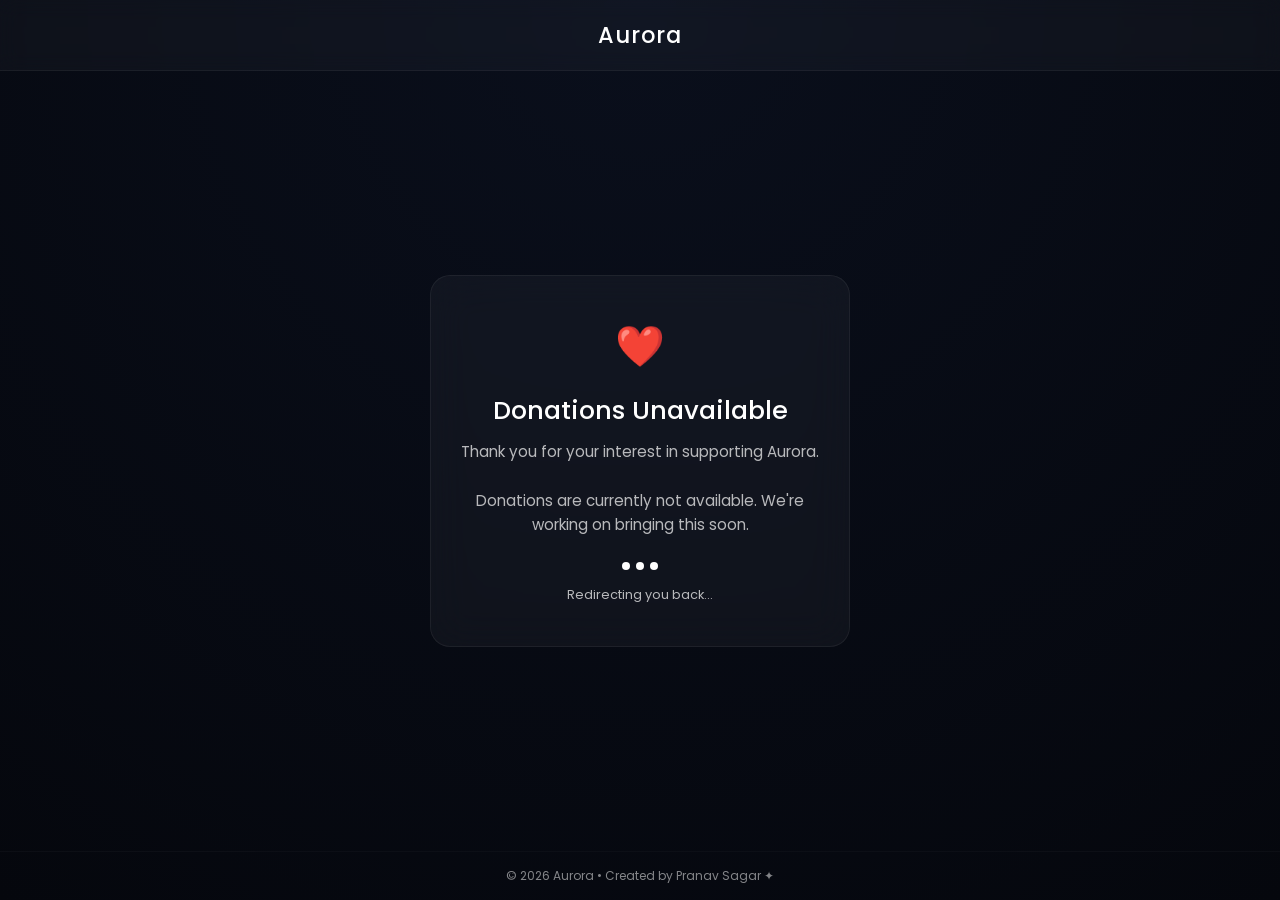
<file: donate.html>
<!DOCTYPE html>
<html lang="en">
<head>
<meta charset="UTF-8">
<meta name="viewport" content="width=device-width, initial-scale=1.0">
<title>Aurora | Donations</title>

<link href="https://fonts.googleapis.com/css2?family=Poppins:wght@300;400;500;600&display=swap" rel="stylesheet">

<style>
* {
    margin: 0;
    padding: 0;
    box-sizing: border-box;
}

body {
    font-family: 'Poppins', sans-serif;
    background: radial-gradient(circle at top, #0a0f1c, #05070d);
    color: #fff;
    display: flex;
    flex-direction: column;
    min-height: 100vh;
    overflow: hidden;
}

/* HEADER */
header {
    padding: 18px 25px;
    text-align: center;
    font-size: 1.4rem;
    font-weight: 500;
    letter-spacing: 1px;
    background: rgba(255,255,255,0.03);
    backdrop-filter: blur(10px);
    border-bottom: 1px solid rgba(255,255,255,0.05);
}

/* MAIN */
main {
    flex: 1;
    display: flex;
    align-items: center;
    justify-content: center;
    text-align: center;
    padding: 20px;
}

/* CARD */
.card {
    background: rgba(255,255,255,0.04);
    border: 1px solid rgba(255,255,255,0.06);
    backdrop-filter: blur(20px);
    border-radius: 20px;
    padding: 40px 25px;
    width: 100%;
    max-width: 420px;
    animation: fadeInUp 1s ease;
}

/* ICON */
.icon {
    font-size: 2.5rem;
    margin-bottom: 15px;
    animation: float 3s ease-in-out infinite;
}

/* TEXT */
h1 {
    font-size: 1.6rem;
    margin-bottom: 10px;
    font-weight: 500;
}

p {
    font-size: 0.95rem;
    opacity: 0.7;
    line-height: 1.6;
}

/* LOADER */
.loader {
    margin-top: 25px;
    display: flex;
    justify-content: center;
    gap: 6px;
}

.loader span {
    width: 8px;
    height: 8px;
    background: #fff;
    border-radius: 50%;
    animation: bounce 1.2s infinite;
}

.loader span:nth-child(2) { animation-delay: 0.2s; }
.loader span:nth-child(3) { animation-delay: 0.4s; }

/* FOOTER */
footer {
    text-align: center;
    padding: 15px;
    font-size: 0.75rem;
    opacity: 0.5;
    border-top: 1px solid rgba(255,255,255,0.05);
}

/* ANIMATIONS */
@keyframes fadeInUp {
    from {
        opacity: 0;
        transform: translateY(40px);
    }
    to {
        opacity: 1;
        transform: translateY(0);
    }
}

@keyframes float {
    0%, 100% { transform: translateY(0); }
    50% { transform: translateY(-8px); }
}

@keyframes bounce {
    0%, 80%, 100% { transform: scale(0); opacity: 0.3; }
    40% { transform: scale(1); opacity: 1; }
}

/* MOBILE OPTIMIZATION */
@media (max-width: 480px) {
    .card {
        padding: 30px 20px;
    }

    h1 {
        font-size: 1.4rem;
    }
}
</style>
</head>

<body>

<header>
    Aurora
</header>

<main>
    <div class="card">
        <div class="icon">❤️</div>
        <h1>Donations Unavailable</h1>
        <p>
            Thank you for your interest in supporting Aurora.<br><br>
            Donations are currently not available. We're working on bringing this soon.
        </p>

        <div class="loader">
            <span></span>
            <span></span>
            <span></span>
        </div>

        <p style="margin-top:15px; font-size:0.8rem;">
            Redirecting you back...
        </p>
    </div>
</main>

<footer>
    © 2026 Aurora • Created by Pranav Sagar ✦
</footer>

<script>
setTimeout(() => {
    window.location.href = "https://dub.sh/viaDonation";
}, 4000); // 4 seconds (between 3–5 as requested)
</script>

</body>
</html>
</file>
<file: _astro/index.B-aaBN2e.css>
._overlay_q0y39_1{position:fixed;inset:0;z-index:20;background-color:#09090b66;-webkit-backdrop-filter:blur(5px);backdrop-filter:blur(5px)}._modal_q0y39_9{position:fixed;top:50%;left:50%;z-index:20;width:100%;max-height:100%;padding:50px 0;overflow-y:auto;pointer-events:none;transform:translate(-50%,-50%)}._modal_q0y39_9 ._content_q0y39_21{position:relative;width:90%;max-width:500px;padding:40px 20px 20px;margin:0 auto;pointer-events:fill;background-color:var(--color-neutral-100);border-radius:8px}._modal_q0y39_9 ._content_q0y39_21._wide_q0y39_32{width:95%;max-width:600px;padding:40px 12px 12px}._modal_q0y39_9 ._content_q0y39_21 ._close_q0y39_39{position:absolute;top:10px;right:10px;display:flex;align-items:center;justify-content:center;width:20px;height:20px;font-size:16px;color:var(--color-foreground-subtle);cursor:pointer;background-color:transparent;border:none;border-radius:4px;outline:none}._modal_q0y39_9 ._content_q0y39_21 ._close_q0y39_39:focus-visible{outline:2px solid var(--color-neutral-400);outline-offset:2px}._title_7ohsz_1{font-family:var(--font-heading);font-size:var(--font-md);font-weight:600}._desc_7ohsz_7{margin-top:8px;color:var(--color-foreground-subtle)}._buttons_7ohsz_12{display:flex;-moz-column-gap:8px;column-gap:8px;align-items:center;justify-content:flex-end;margin-top:20px}._buttons_7ohsz_12 button{display:flex;align-items:center;justify-content:center;height:40px;padding:0 12px;font-size:var(--font-sm);font-weight:500;color:var(--color-foreground-subtle);cursor:pointer;background-color:var(--color-neutral-200);border:none;border-radius:8px}._buttons_7ohsz_12 button._primary_7ohsz_33{color:var(--color-neutral-50);background-color:var(--color-neutral-950)}:root{--color-neutral-50: #09090b;--color-neutral-100: #18181b;--color-neutral-200: #27272a;--color-neutral-300: #3f3f46;--color-neutral-400: #52525b;--color-neutral-500: #71717a;--color-neutral-600: #a1a1aa;--color-neutral-700: #d4d4d8;--color-neutral-800: #e4e4e7;--color-neutral-900: #f4f4f5;--color-neutral-950: #fafafa;--color-foreground: var(--color-neutral-950);--color-foreground-subtle: var(--color-neutral-600);--color-foreground-subtler: var(--color-neutral-500)}:root{--font-body: "Inter", sans-serif;--font-heading: "Inter Tight", sans-serif;--font-display: "Fraunces", serif;--font-base-size: 1rem;--font-pos-ratio: 1.2;--font-neg-ratio: 1.125;--font-3xlg: calc(var(--font-xxlg) * var(--font-pos-ratio));--font-2xlg: calc(var(--font-xlg) * var(--font-pos-ratio));--font-xlg: calc(var(--font-lg) * var(--font-pos-ratio));--font-lg: calc(var(--font-md) * var(--font-pos-ratio));--font-md: calc(var(--font-base) * var(--font-pos-ratio));--font-base: var(--font-base-size);--font-sm: calc(var(--font-base) / var(--font-neg-ratio));--font-xsm: calc(var(--font-sm) / var(--font-neg-ratio));--font-2xsm: calc(var(--font-xsm) / var(--font-neg-ratio));--font-3xsm: calc(var(--font-xxsm) / var(--font-neg-ratio))}*,*:before,*:after{box-sizing:border-box;padding:0;margin:0;font:inherit}html{scroll-behavior:smooth}body{font-family:var(--font-body);font-size:var(--font-base);color:var(--color-foreground);background-color:var(--color-neutral-50);width:100vw;overflow-x:hidden}::-moz-selection{color:var(--color-foreground);background-color:var(--color-neutral-300)}::selection{color:var(--color-foreground);background-color:var(--color-neutral-300)}@font-face{font-family:Fraunces;font-style:normal;font-weight:600;src:url(/fonts/fraunces-v31-latin-600.woff2) format("woff2");font-display:swap}@font-face{font-family:Inter;font-style:normal;font-weight:400;src:url(/fonts/inter-v13-latin-regular.woff2) format("woff2");font-display:swap}@font-face{font-family:Inter;font-style:normal;font-weight:500;src:url(/fonts/inter-v13-latin-500.woff2) format("woff2");font-display:swap}@font-face{font-family:Inter Tight;font-style:normal;font-weight:600;src:url(/fonts/inter-tight-v7-latin-600.woff2) format("woff2");font-display:swap}@font-face{font-family:Inter Tight;font-style:normal;font-weight:700;src:url(/fonts/inter-tight-v7-latin-700.woff2) format("woff2");font-display:swap}._container_1b1j3_1{width:90%;max-width:600px;margin:0 auto}._container_1b1j3_1._tight_1b1j3_6{max-width:450px}._container_1b1j3_1._wide_1b1j3_10{max-width:760px}.wrapper[data-astro-cid-emwmhwzn]{position:relative;display:flex;align-items:center;justify-content:center;width:100%;padding:16px;font-size:var(--font-xsm);color:var(--color-foreground-subtle)}.wrapper[data-astro-cid-emwmhwzn]:after{position:absolute;bottom:0;left:50%;width:80%;height:1px;content:"";background:linear-gradient(90deg,transparent,var(--color-neutral-400),transparent);transform:translate(-50%)}.wrapper[data-astro-cid-emwmhwzn] .text[data-astro-cid-emwmhwzn]{text-align:center}.wrapper[data-astro-cid-emwmhwzn] .text[data-astro-cid-emwmhwzn] a[data-astro-cid-emwmhwzn]{font-weight:500;color:var(--color-foreground);text-decoration:none}.hero[data-astro-cid-zi4ldr3x]{text-align:center}.hero[data-astro-cid-zi4ldr3x] .wrapper[data-astro-cid-zi4ldr3x]{position:relative;padding:120px 0 80px}.hero[data-astro-cid-zi4ldr3x] .wrapper[data-astro-cid-zi4ldr3x] .pattern[data-astro-cid-zi4ldr3x]{position:absolute;top:0;left:0;z-index:-1;width:100%;height:100%;background-image:radial-gradient(var(--color-neutral-500) 5%,transparent 5%);background-position:top center;background-size:21px 21px;opacity:.8;-webkit-mask-image:linear-gradient(#fff,transparent,transparent);mask-image:linear-gradient(#fff,transparent,transparent)}.hero[data-astro-cid-zi4ldr3x] .wrapper[data-astro-cid-zi4ldr3x] .pattern[data-astro-cid-zi4ldr3x]:before{position:absolute;top:0;left:50%;width:300px;height:100px;content:"";background:var(--color-neutral-200);filter:blur(50px);border-radius:100%;opacity:.8;transform:translate(-50%,-50%)}.hero[data-astro-cid-zi4ldr3x] .logo-wrapper[data-astro-cid-zi4ldr3x]{-webkit-mask-image:linear-gradient(#000,rgb(0 0 0 / 40%),rgb(0 0 0 / 5%));mask-image:linear-gradient(#000,#0006,#0000000d)}.hero[data-astro-cid-zi4ldr3x] .logo-wrapper[data-astro-cid-zi4ldr3x] .logo[data-astro-cid-zi4ldr3x]{display:block;width:48px;margin:0 auto 20px;opacity:1;animation-name:logo;animation-duration:60s;animation-timing-function:linear;animation-iteration-count:infinite}.hero[data-astro-cid-zi4ldr3x] .title[data-astro-cid-zi4ldr3x]{font-family:var(--font-display);font-size:var(--font-xlg);font-weight:600;line-height:1.1}.hero[data-astro-cid-zi4ldr3x] .title[data-astro-cid-zi4ldr3x] .line[data-astro-cid-zi4ldr3x]{display:block;margin-top:2px;background:linear-gradient(var(--color-foreground-subtler),var(--color-foreground-subtle));-webkit-background-clip:text;background-clip:text;-webkit-text-fill-color:transparent}.hero[data-astro-cid-zi4ldr3x] .desc[data-astro-cid-zi4ldr3x]{margin-top:12px;line-height:1.6;color:var(--color-foreground-subtle)}.hero[data-astro-cid-zi4ldr3x] .sounds[data-astro-cid-zi4ldr3x]{position:relative;display:flex;-moz-column-gap:8px;column-gap:8px;align-items:center;justify-content:center;width:-moz-max-content;width:max-content;height:28px;padding-right:12px;margin:20px auto 0;font-size:var(--font-xsm);color:var(--color-foreground-subtle);background:linear-gradient(var(--color-neutral-100),transparent);border:1px solid var(--color-neutral-200);border-radius:100px}.hero[data-astro-cid-zi4ldr3x] .sounds[data-astro-cid-zi4ldr3x] .icon[data-astro-cid-zi4ldr3x]{display:flex;align-items:center;justify-content:center;height:100%;padding:0 10px;color:var(--color-foreground);border-right:1px solid var(--color-neutral-200);border-radius:0 100px 100px 0}.hero[data-astro-cid-zi4ldr3x] .sounds[data-astro-cid-zi4ldr3x]:before{position:absolute;top:-1px;left:50%;width:70%;height:1px;content:"";background:linear-gradient(90deg,transparent,var(--color-neutral-400),transparent);transform:translate(-50%)}@keyframes logo{0%{transform:rotate(0)}to{transform:rotate(360deg)}}.about[data-astro-cid-4khl2bf4]{padding-top:10px}.about[data-astro-cid-4khl2bf4] .effect[data-astro-cid-4khl2bf4]{position:sticky;top:0;height:80px;background:linear-gradient(var(--color-neutral-50),transparent)}.about[data-astro-cid-4khl2bf4] .paragraph[data-astro-cid-4khl2bf4]{padding:30px 0;background:linear-gradient(transparent,var(--color-neutral-50) 10%,var(--color-neutral-50) 90%,transparent)}.about[data-astro-cid-4khl2bf4] .paragraph[data-astro-cid-4khl2bf4]:last-of-type{padding-bottom:0}.about[data-astro-cid-4khl2bf4] .paragraph[data-astro-cid-4khl2bf4] .counter[data-astro-cid-4khl2bf4]{width:-moz-max-content;width:max-content;padding:6px 16px;margin-bottom:16px;font-size:var(--font-xsm);color:var(--color-foreground-subtle);background:linear-gradient(var(--color-neutral-100),transparent);border:1px solid var(--color-neutral-300);border-radius:20px 20px 20px 8px}.about[data-astro-cid-4khl2bf4] .paragraph[data-astro-cid-4khl2bf4] .counter[data-astro-cid-4khl2bf4] span[data-astro-cid-4khl2bf4]{font-weight:500;color:var(--color-foreground)}.about[data-astro-cid-4khl2bf4] .paragraph[data-astro-cid-4khl2bf4] .title[data-astro-cid-4khl2bf4]{margin-bottom:8px;font-family:var(--font-heading);font-size:var(--font-md);font-weight:600}.about[data-astro-cid-4khl2bf4] .paragraph[data-astro-cid-4khl2bf4] .body[data-astro-cid-4khl2bf4]{line-height:1.6;color:var(--color-foreground-subtle)}.about[data-astro-cid-4khl2bf4] .button[data-astro-cid-4khl2bf4]{position:relative;display:flex;align-items:center;justify-content:center;padding:10px 16px;margin-top:20px;font-size:var(--font-xsm);font-weight:500;color:var(--color-foreground);cursor:pointer;background-color:transparent;border:1px solid var(--color-neutral-200);border-radius:50px;outline:none;transition:.2s}.about[data-astro-cid-4khl2bf4] .button[data-astro-cid-4khl2bf4]:before{position:absolute;top:-1px;left:50%;width:70%;height:1px;content:"";background:linear-gradient(90deg,transparent,var(--color-neutral-300),transparent);transform:translate(-50%)}.about[data-astro-cid-4khl2bf4] .button[data-astro-cid-4khl2bf4]:hover,.about[data-astro-cid-4khl2bf4] .button[data-astro-cid-4khl2bf4]:focus-visible{background-color:var(--color-neutral-100)}.about[data-astro-cid-4khl2bf4] .button[data-astro-cid-4khl2bf4]:focus-visible{outline:2px solid var(--color-neutral-400);outline-offset:2px}._button_1eu18_1{position:relative;z-index:1;display:flex;align-items:center;justify-content:center;width:-moz-max-content;width:max-content;height:40px;padding:0 20px;overflow:hidden;font-size:var(--font-xsm);font-weight:500;color:var(--color-neutral-subtle);text-decoration:none;cursor:pointer;background-color:var(--color-neutral-200);border:none;border-radius:50px;transition:.2s}._button_1eu18_1:focus-visible{outline:2px solid var(--color-neutral-400);outline-offset:2px}._button_1eu18_1:after{position:absolute;top:1px;left:1px;z-index:-1;width:calc(100% - 2px);height:calc(100% - 2px);content:"";background-color:var(--color-neutral-50);border-radius:100px;transition:inherit}._button_1eu18_1:before{position:absolute;top:50%;left:50%;z-index:-2;width:150%;aspect-ratio:1 / 1;content:"";background-image:conic-gradient(transparent,transparent,var(--color-neutral-400),transparent,transparent,transparent,transparent,var(--color-neutral-400),transparent,transparent);transform:translate(-50%,-50%);animation-name:_shine_1eu18_1;animation-duration:6s;animation-timing-function:linear;animation-iteration-count:infinite}._button_1eu18_1:hover:after,._button_1eu18_1:focus-visible:after{background-color:var(--color-neutral-100)}@keyframes _shine_1eu18_1{0%{transform:translate(-50%,-50%) rotate(90deg)}to{transform:translate(-50%,-50%) rotate(450deg)}}.source[data-astro-cid-wl7kdosb]{margin-top:40px}.source[data-astro-cid-wl7kdosb] .wrapper[data-astro-cid-wl7kdosb]{position:relative;padding:0 20px 40px;overflow:hidden;background:linear-gradient(transparent,#18181bb3);border-radius:0 0 20px 20px}.source[data-astro-cid-wl7kdosb] .wrapper[data-astro-cid-wl7kdosb] .binary[data-astro-cid-wl7kdosb]{position:absolute;bottom:-2.1rem;left:50%;width:calc(100% + 10px);height:200px;overflow:hidden;font-family:Nimbus Mono PS,Courier New,monospace;color:var(--color-foreground-subtler);word-break:break-all;pointer-events:none;cursor:default;-webkit-user-select:none;-moz-user-select:none;user-select:none;opacity:.35;-webkit-mask-image:linear-gradient(transparent,#000);mask-image:linear-gradient(transparent,#000);transform:translate(-50%)}.source[data-astro-cid-wl7kdosb] .wrapper[data-astro-cid-wl7kdosb]:after{position:absolute;bottom:0;left:50%;width:70%;height:1px;content:"";background:linear-gradient(90deg,transparent,var(--color-neutral-400),transparent);transform:translate(-50%)}.source[data-astro-cid-wl7kdosb] .iconContainer[data-astro-cid-wl7kdosb]{display:flex;flex-direction:column;align-items:center;margin-bottom:15px}.source[data-astro-cid-wl7kdosb] .iconContainer[data-astro-cid-wl7kdosb] .tail[data-astro-cid-wl7kdosb]{width:1px;height:75px;background:linear-gradient(transparent,var(--color-neutral-300))}.source[data-astro-cid-wl7kdosb] .iconContainer[data-astro-cid-wl7kdosb] .icon[data-astro-cid-wl7kdosb]{display:flex;align-items:center;justify-content:center;width:45px;height:45px;font-size:var(--font-md);background:linear-gradient(var(--color-neutral-50),var(--color-neutral-100));border:1px solid var(--color-neutral-300);border-radius:50%}.source[data-astro-cid-wl7kdosb] .title[data-astro-cid-wl7kdosb]{font-family:var(--font-display);font-size:var(--font-lg);font-weight:600;text-align:center}.source[data-astro-cid-wl7kdosb] .title[data-astro-cid-wl7kdosb] span[data-astro-cid-wl7kdosb]{background:linear-gradient(135deg,var(--color-foreground),var(--color-foreground-subtle));-webkit-background-clip:text;background-clip:text;-webkit-text-fill-color:transparent}.source[data-astro-cid-wl7kdosb] .desc[data-astro-cid-wl7kdosb]{margin-top:8px;color:var(--color-foreground-subtle);text-align:center}.source[data-astro-cid-wl7kdosb] .button[data-astro-cid-wl7kdosb]{display:flex;justify-content:center;margin:16px auto 0}.footer[data-astro-cid-k2f5zb5c]{display:flex;align-items:center;height:100px}.footer[data-astro-cid-k2f5zb5c] p[data-astro-cid-k2f5zb5c]{font-size:var(--font-sm);color:var(--color-foreground-subtle);text-align:center}.footer[data-astro-cid-k2f5zb5c] p[data-astro-cid-k2f5zb5c] a[data-astro-cid-k2f5zb5c]{font-weight:500;color:var(--color-foreground);text-decoration:none}._wrapper_10etj_1{position:fixed;bottom:20px;left:0;z-index:100;width:100%;pointer-events:none}._wrapper_10etj_1 ._snackbar_10etj_9{width:-moz-max-content;width:max-content;max-width:90%;padding:12px 16px;margin:0 auto;font-size:var(--font-sm);pointer-events:fill;background-color:var(--color-neutral-100);border:1px solid var(--color-neutral-300);border-radius:8px}._playButton_1cnxb_1{display:flex;align-items:center;justify-content:center;width:150px;height:45px;font-family:var(--font-heading);font-size:var(--font-base);line-height:0;color:var(--color-neutral-200);cursor:pointer;background-color:var(--color-neutral-950);border:1px solid var(--color-neutral-50);border-radius:100px;transition:.2s}._playButton_1cnxb_1:hover{background-color:var(--color-neutral-800)}._playButton_1cnxb_1:not(._disabled_1cnxb_21):active{transform:scale(.97)}._playButton_1cnxb_1:disabled,._playButton_1cnxb_1._disabled_1cnxb_21{cursor:not-allowed}._playButton_1cnxb_1 span{font-size:var(--font-lg)}._playButton_1cnxb_1:focus-visible{outline:2px solid var(--color-neutral-400);outline-offset:2px}._tooltip_17q4y_1{z-index:99;width:-moz-max-content;width:max-content;padding:6px 12px;font-size:var(--font-xsm);background-color:var(--color-neutral-100);border:1px solid var(--color-neutral-200);border-radius:100px}._unselectButton_1o6c1_1{display:flex;align-items:center;justify-content:center;width:45px;height:45px;font-family:var(--font-heading);font-size:var(--font-md);line-height:0;color:var(--color-foreground);cursor:pointer;background-color:var(--color-neutral-100);border:1px solid var(--color-neutral-300);border-radius:100px;transition:.2s}._unselectButton_1o6c1_1:disabled,._unselectButton_1o6c1_1._disabled_1o6c1_18{cursor:not-allowed}._unselectButton_1o6c1_1:active{transform:scale(.97)}._unselectButton_1o6c1_1:hover,._unselectButton_1o6c1_1:focus-visible{background-color:var(--color-neutral-200)}._unselectButton_1o6c1_1:focus-visible{outline:2px solid var(--color-neutral-400);outline-offset:2px}._tooltip_1o6c1_37{padding:6px 12px;font-size:var(--font-xsm);background-color:var(--color-neutral-100);border:1px solid var(--color-neutral-200);border-radius:100px}._buttons_13uqe_1{position:sticky;top:30px;z-index:10;display:flex;-moz-column-gap:10px;column-gap:10px;align-items:center;justify-content:center;width:-moz-max-content;width:max-content;margin:0 auto}._range_1bwpo_1{width:100%;max-width:120px;margin-top:10px;-webkit-appearance:none;-moz-appearance:none;appearance:none;cursor:pointer;background:transparent}._range_1bwpo_1:focus{outline:none}._range_1bwpo_1:disabled{pointer-events:none;cursor:default;opacity:.5}._range_1bwpo_1::-webkit-slider-runnable-track{height:.5rem;background-color:#27272a;border-radius:.5rem}._range_1bwpo_1::-webkit-slider-thumb{width:14px;height:14px;margin-top:-3px;-webkit-appearance:none;appearance:none;background-color:#3f3f46;border:1px solid #52525b;border-radius:50%}._range_1bwpo_1:not(:disabled):focus::-webkit-slider-thumb{border:1px solid #053a5f;outline:3px solid #053a5f;outline-offset:.125rem}._range_1bwpo_1::-moz-range-track{height:.5rem;background-color:#27272a;border-radius:.5rem}._range_1bwpo_1::-moz-range-thumb{width:14px;height:14px;margin-top:-3px;background-color:#3f3f46;border:none;border:1px solid #52525b;border-radius:50%}._range_1bwpo_1:not(:disabled):focus::-moz-range-thumb{border:1px solid #053a5f;outline:3px solid #053a5f;outline-offset:.125rem}._favoriteButton_7ppbz_1{position:absolute;top:10px;right:10px;display:flex;align-items:center;justify-content:center;width:30px;height:30px;line-height:0;color:var(--color-foreground-subtle);cursor:pointer;background-color:#000;background-color:var(--color-neutral-100);border:1px solid var(--color-neutral-200);border-radius:50%;transition:.2s}._favoriteButton_7ppbz_1:hover,._favoriteButton_7ppbz_1:focus-visible{color:var(--color-foreground)}._favoriteButton_7ppbz_1:focus-visible{outline:2px solid var(--color-neutral-400);outline-offset:2px}._favoriteButton_7ppbz_1._isFavorite_7ppbz_29{color:var(--color-foreground)}._sound_4xlow_1{position:relative;display:flex;flex-direction:column;align-items:center;justify-content:center;padding:25px 20px;text-align:center;cursor:pointer;background:linear-gradient(rgb(24 24 27 / 50%),transparent);border:1px solid var(--color-neutral-200);border-radius:12px;transition:.2s}._sound_4xlow_1:focus-visible{outline:2px solid var(--color-neutral-400);outline-offset:2px}._sound_4xlow_1._hidden_4xlow_20{display:none}._sound_4xlow_1:not(._selected_4xlow_24):before{position:absolute;top:-1px;left:0;width:100%;height:1px;content:"";background:linear-gradient(90deg,transparent,var(--color-neutral-400),transparent)}._sound_4xlow_1 ._icon_4xlow_39{position:relative;z-index:2;display:flex;align-items:center;justify-content:center;width:40px;height:40px;font-size:var(--font-base);color:var(--color-foreground-subtler);transition:.2s}._sound_4xlow_1 ._icon_4xlow_39 span{line-height:0}._sound_4xlow_1 ._icon_4xlow_39:after{position:absolute;top:0;left:0;z-index:-1;width:100%;height:100%;content:"";background-color:var(--color-neutral-50);border-radius:50%}._sound_4xlow_1 ._icon_4xlow_39:before{position:absolute;top:-1px;left:-1px;z-index:-2;width:calc(100% + 2px);height:calc(100% + 2px);content:"";background:linear-gradient(var(--color-neutral-300),var(--color-neutral-100));border-radius:50%}._sound_4xlow_1 ._icon_4xlow_39 ._spinner_4xlow_82{line-height:0;animation-name:_spinner_4xlow_82;animation-duration:1s;animation-timing-function:linear;animation-iteration-count:infinite}._sound_4xlow_1:hover ._icon_4xlow_39,._sound_4xlow_1:focus-visible ._icon_4xlow_39{color:var(--color-foreground-subtle)}._sound_4xlow_1._selected_4xlow_24{border-color:transparent;box-shadow:0 0 0 2px var(--color-neutral-800)}._sound_4xlow_1._selected_4xlow_24 ._icon_4xlow_39{color:var(--color-foreground)}._sound_4xlow_1 ._label_4xlow_105{margin-top:8px;font-family:var(--font-heading);font-size:var(--font-sm);font-weight:600;line-height:1.6}@keyframes _spinner_4xlow_82{0%{transform:rotate(0)}to{transform:rotate(360deg)}}._sounds_lgzew_1{display:grid;grid-template-columns:repeat(auto-fit,minmax(150px,1fr));gap:20px;margin-top:20px}._button_lgzew_8{position:relative;display:flex;align-items:center;justify-content:center;width:-moz-max-content;width:max-content;height:35px;padding:0 15px;margin:25px auto 0;font-size:var(--font-xsm);color:var(--color-neutral-subtle);cursor:pointer;background-color:var(--color-neutral-50);border:1px solid var(--color-neutral-200);border-radius:50px;transition:.2s}._button_lgzew_8:hover,._button_lgzew_8:focus-visible{background-color:var(--color-neutral-100)}._button_lgzew_8:focus-visible{outline:2px solid var(--color-neutral-400);outline-offset:2px}._button_lgzew_8:before{position:absolute;top:-1px;left:50%;width:70%;height:1px;content:"";background:linear-gradient(90deg,transparent,var(--color-neutral-300),transparent);transform:translate(-50%)}._button_lgzew_8._active_lgzew_51:after{position:absolute;top:0;right:0;width:8px;height:8px;content:"";background-color:var(--color-neutral-950);border-radius:50%}._category_1jjdn_1:not(:last-of-type){margin-bottom:20px}._category_1jjdn_1 ._iconContainer_1jjdn_6{display:flex;flex-direction:column;align-items:center;margin-bottom:15px}._category_1jjdn_1 ._iconContainer_1jjdn_6 ._tail_1jjdn_12{width:1px;height:75px;background:linear-gradient(transparent,var(--color-neutral-300))}._category_1jjdn_1 ._iconContainer_1jjdn_6 ._icon_1jjdn_6{display:flex;align-items:center;justify-content:center;width:45px;height:45px;font-size:var(--font-md);background:linear-gradient(var(--color-neutral-50),var(--color-neutral-100));border:1px solid var(--color-neutral-300);border-radius:50%}._category_1jjdn_1 ._title_1jjdn_34{font-family:var(--font-display);font-size:var(--font-lg);font-weight:600;text-align:center}._donate_1vuhw_1{margin-bottom:20px}._donate_1vuhw_1 ._iconContainer_1vuhw_4{display:flex;flex-direction:column;align-items:center;margin-bottom:15px}._donate_1vuhw_1 ._iconContainer_1vuhw_4 ._tail_1vuhw_10{width:1px;height:75px;background:linear-gradient(transparent,var(--color-neutral-300))}._donate_1vuhw_1 ._iconContainer_1vuhw_4 ._icon_1vuhw_4{display:flex;align-items:center;justify-content:center;width:45px;height:45px;font-size:var(--font-md);background:linear-gradient(var(--color-neutral-50),var(--color-neutral-100));border:1px solid var(--color-neutral-300);border-radius:50%}._donate_1vuhw_1 ._title_1vuhw_32{font-family:var(--font-display);font-size:var(--font-lg);font-weight:600;text-align:center}._donate_1vuhw_1 ._title_1vuhw_32 span{background:linear-gradient(135deg,var(--color-foreground),var(--color-foreground-subtle));-webkit-background-clip:text;background-clip:text;-webkit-text-fill-color:transparent}._donate_1vuhw_1 ._desc_1vuhw_49{margin-top:8px;color:var(--color-foreground-subtle);text-align:center}._donate_1vuhw_1 ._button_1vuhw_55{margin:16px auto 0}._heading_1b6x0_1{font-family:var(--font-heading);font-size:var(--font-md);font-weight:700}._desc_1b6x0_7{margin-top:12px;line-height:1.6;color:var(--color-foreground-subtle)}._sounds_1b6x0_13{display:flex;flex-wrap:wrap;gap:8px;width:100%;padding:12px;margin-top:12px;background-color:var(--color-neutral-50);border:1px solid var(--color-neutral-200);border-radius:4px}._sounds_1b6x0_13 ._sound_1b6x0_13{padding:8px 16px;font-size:var(--font-sm);font-weight:500;background-color:var(--color-neutral-100);border:1px solid var(--color-neutral-200);border-radius:100px}._footer_1b6x0_34{display:flex;-moz-column-gap:8px;column-gap:8px;align-items:center;justify-content:flex-end;margin-top:12px}._footer_1b6x0_34 ._button_1b6x0_41{padding:12px 16px;font-family:var(--font-heading);font-size:var(--font-sm);font-weight:600;color:var(--color-foreground-subtle);cursor:pointer;background-color:var(--color-neutral-200);border:none;border-radius:4px;outline:none;transition:.2s}._footer_1b6x0_34 ._button_1b6x0_41:focus-visible{outline:2px solid var(--color-neutral-400);outline-offset:2px}._footer_1b6x0_34 ._button_1b6x0_41:hover,._footer_1b6x0_34 ._button_1b6x0_41:focus-visible{color:var(--color-foreground);background-color:var(--color-neutral-300)}._footer_1b6x0_34 ._button_1b6x0_41._primary_1b6x0_65{color:var(--color-neutral-200);background-color:var(--color-neutral-950)}._footer_1b6x0_34 ._button_1b6x0_41._primary_1b6x0_65:hover,._footer_1b6x0_34 ._button_1b6x0_41._primary_1b6x0_65:focus-visible{background-color:var(--color-neutral-800)}._item_1pz06_1{display:flex;-moz-column-gap:8px;column-gap:8px;align-items:center;justify-content:space-between;width:100%;height:40px;min-height:40px;padding:0 12px;font-size:var(--font-sm);line-height:1;color:var(--color-foreground-subtle);text-align:left;text-decoration:none;cursor:pointer;background-color:transparent;border:1px solid transparent;border-radius:4px;outline:none;transition:.2s}._item_1pz06_1:disabled{cursor:not-allowed;opacity:.4}._item_1pz06_1:not(:disabled):hover,._item_1pz06_1:not(:disabled):focus-visible{color:var(--color-foreground);background-color:var(--color-neutral-200);border:1px solid var(--color-neutral-300)}._item_1pz06_1 ._label_1pz06_34{display:flex;-moz-column-gap:8px;column-gap:8px;align-items:center;justify-content:flex-start}._item_1pz06_1 ._icon_1pz06_41{color:var(--color-foreground)}._item_1pz06_1 ._active_1pz06_45{width:4px;height:4px;background:var(--color-neutral-950);border-radius:50%}._item_1pz06_1 ._shortcut_1pz06_52{font-size:var(--font-2xsm)}._divider_1aic0_1{width:100%;height:1px;min-height:1px;background-color:var(--color-neutral-200)}._heading_10pq8_1{font-family:var(--font-heading);font-size:var(--font-md);font-weight:700}._desc_10pq8_7{margin-top:12px;line-height:1.6;color:var(--color-foreground-subtle)}._inputWrapper_10pq8_13{display:flex;align-items:center;width:100%;height:45px;padding:4px;margin-top:12px;background-color:var(--color-neutral-50);border:1px solid var(--color-neutral-200);border-radius:4px}._inputWrapper_10pq8_13 input{flex-grow:1;min-width:0;height:100%;padding:0 10px;font-size:var(--font-sm);color:var(--color-foreground);background:transparent;border:none;outline:none}._inputWrapper_10pq8_13 input:focus-visible{outline:2px solid var(--color-neutral-400);outline-offset:2px}._inputWrapper_10pq8_13 button{display:flex;align-items:center;justify-content:center;height:100%;aspect-ratio:1 / 1;color:var(--color-foreground);cursor:pointer;background-color:var(--color-neutral-100);border:none;border-radius:4px;outline:none;transition:.2s}._inputWrapper_10pq8_13 button:focus-visible{outline:2px solid var(--color-neutral-400);outline-offset:2px}._inputWrapper_10pq8_13 button:hover,._inputWrapper_10pq8_13 button:focus-visible{background-color:var(--color-neutral-200)}._new_1j3ii_1{margin-top:16px}._new_1j3ii_1 ._title_1j3ii_4{font-weight:500;color:var(--color-foreground-subtle)}._new_1j3ii_1 ._form_1j3ii_9{display:flex;align-items:center;width:100%;height:45px;padding:4px;margin-top:8px;background-color:var(--color-neutral-50);border:1px solid var(--color-neutral-200);border-radius:8px}._new_1j3ii_1 ._form_1j3ii_9._disabled_1j3ii_20{filter:blur(2px);opacity:.4}._new_1j3ii_1 ._form_1j3ii_9 input{flex-grow:1;min-width:0;height:100%;padding:0 12px;color:var(--color-foreground);background:transparent;border:none;outline:none}._new_1j3ii_1 ._form_1j3ii_9 input:focus-visible{outline:2px solid var(--color-neutral-400);outline-offset:2px}._new_1j3ii_1 ._form_1j3ii_9 button{display:flex;align-items:center;justify-content:center;height:100%;padding:0 12px;font-size:var(--font-sm);font-weight:500;color:var(--color-neutral-50);cursor:pointer;background-color:var(--color-neutral-950);border:none;border-radius:4px;outline:none}._new_1j3ii_1 ._form_1j3ii_9 button:focus-visible{outline:2px solid var(--color-neutral-400);outline-offset:2px}._new_1j3ii_1 ._form_1j3ii_9 button:disabled{cursor:not-allowed}._new_1j3ii_1 ._noSelected_1j3ii_67{margin-top:8px;font-size:var(--font-sm);color:var(--color-foreground-subtle)}._list_hk8q0_1 ._title_hk8q0_2{margin-bottom:8px;font-weight:500;color:var(--color-foreground-subtle)}._list_hk8q0_1 ._empty_hk8q0_8{font-size:var(--font-sm)}._list_hk8q0_1 ._preset_hk8q0_12{display:flex;-moz-column-gap:4px;column-gap:4px;align-items:center;width:100%;height:45px;padding:4px;margin-top:8px;background-color:var(--color-neutral-50);border:1px solid var(--color-neutral-200);border-radius:8px}._list_hk8q0_1 ._preset_hk8q0_12:not(:last-of-type){margin-bottom:8px}._list_hk8q0_1 ._preset_hk8q0_12 input{flex-grow:1;min-width:0;height:100%;padding:0 12px;color:var(--color-foreground);background:transparent;border:none;outline:none}._list_hk8q0_1 ._preset_hk8q0_12 input:focus-visible{outline:2px solid var(--color-neutral-400);outline-offset:2px}._list_hk8q0_1 ._preset_hk8q0_12 button{display:flex;align-items:center;justify-content:center;height:100%;aspect-ratio:1 / 1;font-size:var(--font-sm);font-weight:500;color:var(--color-foreground-subtle);cursor:pointer;background-color:var(--color-neutral-100);border:none;border-radius:4px;outline:none}._list_hk8q0_1 ._preset_hk8q0_12 button:focus-visible{outline:2px solid var(--color-neutral-400);outline-offset:2px}._list_hk8q0_1 ._preset_hk8q0_12 button._primary_hk8q0_64{font-size:var(--font-xsm);color:var(--color-foreground);background-color:var(--color-neutral-200);border:1px solid var(--color-neutral-300)}._title_bwdiq_1{font-family:var(--font-heading);font-size:var(--font-md);font-weight:600}._divider_bwdiq_7{width:100%;height:1px;margin:16px 0;background-color:var(--color-neutral-200)}._heading_8d3o1_1{margin-bottom:20px;font-family:var(--font-heading);font-size:var(--font-md);font-weight:600}._shortcuts_8d3o1_8{display:flex;flex-direction:column;row-gap:12px}._row_8d3o1_14{display:flex;-moz-column-gap:12px;column-gap:12px;align-items:center;justify-content:space-between}._row_8d3o1_14 ._label_8d3o1_20{font-size:var(--font-sm);color:var(--color-foreground-subtle)}._row_8d3o1_14 ._divider_8d3o1_25{flex-grow:1;height:1px;background-color:var(--color-neutral-200)}._row_8d3o1_14 ._keys_8d3o1_31{display:flex;-moz-column-gap:8px;column-gap:8px;align-items:center}._key_8d3o1_31{padding:6px 8px;font-size:var(--font-2xsm);background-color:var(--color-neutral-100);border:1px solid var(--color-neutral-200);border-radius:4px;box-shadow:inset 0 1px 1px var(--color-neutral-400),inset 0 -2px 0 var(--color-neutral-50)}._reverse_vfvqp_1{position:absolute;top:8px;left:8px;padding:4px 8px;font-size:var(--font-2xsm);color:var(--color-foreground-subtle);background:linear-gradient(var(--color-neutral-50),var(--color-neutral-100));border:1px solid var(--color-neutral-200);border-radius:4px}._reverse_vfvqp_1:after{position:absolute;bottom:-1px;left:50%;width:75%;height:1px;content:"";background:linear-gradient(90deg,transparent,var(--color-neutral-300),transparent);transform:translate(-50%)}._header_rzfkk_1{margin-bottom:28px}._header_rzfkk_1 ._title_rzfkk_4{margin-bottom:8px;font-family:var(--font-heading);font-size:var(--font-md);font-weight:600}._header_rzfkk_1 ._desc_rzfkk_11{color:var(--color-foreground-subtle)}._controls_rzfkk_16{margin-top:8px}._controls_rzfkk_16 ._inputs_rzfkk_19{display:flex;-moz-column-gap:12px;column-gap:12px;align-items:flex-end;width:100%}._controls_rzfkk_16 ._inputs_rzfkk_19 ._field_rzfkk_25{flex-grow:1}._controls_rzfkk_16 ._inputs_rzfkk_19 ._field_rzfkk_25 ._label_rzfkk_28{display:block;margin-bottom:4px;font-size:var(--font-sm);font-weight:500}._controls_rzfkk_16 ._inputs_rzfkk_19 ._field_rzfkk_25 ._input_rzfkk_19{display:block;width:100%;min-width:0;height:40px;padding:0 8px;color:var(--color-foreground);background-color:var(--color-neutral-50);border:1px solid var(--color-neutral-200);border-radius:4px;outline:none}._controls_rzfkk_16 ._inputs_rzfkk_19 ._field_rzfkk_25 ._input_rzfkk_19:focus-visible{outline:2px solid var(--color-neutral-400);outline-offset:2px}._controls_rzfkk_16 ._buttons_rzfkk_55{display:flex;-moz-column-gap:8px;column-gap:8px;align-items:center;justify-content:flex-end;width:100%;margin-top:16px}._controls_rzfkk_16 ._buttons_rzfkk_55 ._button_rzfkk_55{padding:12px 16px;font-family:var(--font-heading);font-size:var(--font-sm);font-weight:600;color:var(--color-foreground-subtle);cursor:pointer;background-color:var(--color-neutral-200);border:none;border-radius:4px;outline:none;transition:.2s}._controls_rzfkk_16 ._buttons_rzfkk_55 ._button_rzfkk_55:focus-visible{outline:2px solid var(--color-neutral-400);outline-offset:2px}._controls_rzfkk_16 ._buttons_rzfkk_55 ._button_rzfkk_55:hover,._controls_rzfkk_16 ._buttons_rzfkk_55 ._button_rzfkk_55:focus-visible{color:var(--color-foreground);background-color:var(--color-neutral-300)}._controls_rzfkk_16 ._buttons_rzfkk_55 ._button_rzfkk_55._primary_rzfkk_87{color:var(--color-neutral-200);background-color:var(--color-neutral-950)}._controls_rzfkk_16 ._buttons_rzfkk_55 ._button_rzfkk_55._primary_rzfkk_87:hover,._controls_rzfkk_16 ._buttons_rzfkk_55 ._button_rzfkk_55._primary_rzfkk_87:focus-visible{background-color:var(--color-neutral-800)}._exercise_1j62t_1{position:relative;z-index:1;display:flex;align-items:center;justify-content:center;padding:75px 0;margin-top:12px;background-color:var(--color-neutral-50);border:1px solid var(--color-neutral-200);border-radius:8px}._exercise_1j62t_1 ._timer_1j62t_13{position:absolute;top:4px;left:4px;padding:4px 12px;font-size:var(--font-xsm);color:var(--color-foreground-subtle);background:linear-gradient(var(--color-neutral-100),var(--color-neutral-50));border:1px solid var(--color-neutral-200);border-radius:4px}._exercise_1j62t_1 ._phase_1j62t_28{font-family:var(--font-display);font-size:var(--font-lg);font-weight:600}._exercise_1j62t_1 ._circle_1j62t_34{position:absolute;top:50%;left:50%;z-index:-1;height:55%;aspect-ratio:1 / 1;background-image:radial-gradient(var(--color-neutral-50),var(--color-neutral-100));border:1px solid var(--color-neutral-200);border-radius:50%;transform:translate(-50%,-50%)}._selectWrapper_1j62t_51{position:relative;width:100%;height:45px;padding:0 12px;margin-top:8px;background-color:var(--color-neutral-50);border:1px solid var(--color-neutral-200);border-radius:8px}._selectWrapper_1j62t_51:before{position:absolute;top:-1px;left:50%;width:80%;height:1px;content:"";background:linear-gradient(90deg,transparent,var(--color-neutral-300),transparent);transform:translate(-50%)}._selectWrapper_1j62t_51 ._selectBox_1j62t_77{width:100%;min-width:0;height:100%;font-size:var(--font-sm);color:var(--color-foreground);background-color:transparent;border:none;outline:none}._selectWrapper_1j62t_51 ._selectBox_1j62t_77 option{color:var(--color-neutral-50)}._sliderRoot_1wdbl_1{position:relative;display:flex;align-items:center;width:100%;height:20px;touch-action:none}._sliderTrack_1wdbl_10{position:relative;flex-grow:1;height:4px;background:var(--color-neutral-200);border-radius:9999px}._sliderRange_1wdbl_18{position:absolute;height:100%;background:var(--color-neutral-800);border-radius:9999px}._sliderThumb_1wdbl_25{display:block;width:16px;height:16px;cursor:pointer;background:var(--color-neutral-950);border-radius:50%;box-shadow:0 0 3px var(--color-neutral-50)}._sliderThumb_1wdbl_25:hover{background:var(--color-neutral-800)}._sliderThumb_1wdbl_25:focus{outline:none;box-shadow:0 0 0 3px var(--color-neutral-400)}._header_1aydw_1{margin-bottom:16px}._header_1aydw_1 ._title_1aydw_4{margin-bottom:4px;font-family:var(--font-heading);font-size:var(--font-md);font-weight:600}._header_1aydw_1 ._desc_1aydw_11{color:var(--color-foreground-subtle)}._fieldWrapper_1aydw_16{margin-bottom:12px}._fieldWrapper_1aydw_16 label{display:block;font-size:var(--font-sm);font-weight:500;color:var(--color-foreground)}._fieldWrapper_1aydw_16 label input,._fieldWrapper_1aydw_16 label select{display:block;width:100%;min-width:0;height:45px;padding:0 8px;margin-top:4px;color:var(--color-foreground);background-color:var(--color-neutral-50);border:1px solid var(--color-neutral-200);border-radius:8px;outline:none}._fieldWrapper_1aydw_16 label ._volume_1aydw_40{margin-top:4px}._buttons_1aydw_46{display:flex;-moz-column-gap:8px;column-gap:8px;align-items:center;margin-top:12px}._buttons_1aydw_46 button{display:flex;flex-grow:1;align-items:center;justify-content:center;height:45px;font-weight:500;color:var(--color-foreground);cursor:pointer;background-color:var(--color-neutral-200);border:none;border-radius:8px;outline:none}._buttons_1aydw_46 button:disabled{cursor:not-allowed;opacity:.3}._buttons_1aydw_46 button._primary_1aydw_71{color:var(--color-neutral-50);background-color:var(--color-neutral-950)}._title_fssf5_1{margin-bottom:12px;font-family:var(--font-heading);font-weight:600}._notice_fssf5_7 p{line-height:1.4;color:var(--color-foreground-subtle)}._notice_fssf5_7 ._buttons_fssf5_13{display:flex;-moz-column-gap:8px;column-gap:8px;align-items:center;justify-content:flex-end;margin-top:12px}._notice_fssf5_7 ._buttons_fssf5_13 button{display:flex;align-items:center;justify-content:center;height:40px;padding:0 16px;font-size:var(--font-sm);font-weight:500;color:var(--color-foreground);cursor:pointer;background:var(--color-neutral-200);border:none;border-radius:8px}._notice_fssf5_7 ._buttons_fssf5_13 button._primary_fssf5_34{color:var(--color-neutral-50);background:var(--color-neutral-950)}._videos_fssf5_42{margin-top:20px}._videos_fssf5_42 ._video_fssf5_42:not(:last-of-type){margin-bottom:24px}._videos_fssf5_42 ._video_fssf5_42 h2{margin-bottom:8px;font-size:var(--font-sm);color:var(--color-foreground-subtle)}._videos_fssf5_42 ._video_fssf5_42 h2 span{display:inline-block;color:var(--color-foreground-subtler)}._videos_fssf5_42 ._video_fssf5_42 h2 span._index_fssf5_59{margin-right:4px}._videos_fssf5_42 ._video_fssf5_42 h2 strong{font-weight:500;color:var(--color-foreground)}._videos_fssf5_42 ._video_fssf5_42 ._container_fssf5_70{padding:8px;background-color:var(--color-neutral-50);border:1px solid var(--color-neutral-300);border-radius:12px}._videos_fssf5_42 ._video_fssf5_42 ._container_fssf5_70 ._iframe_fssf5_76{width:100%;max-width:100%;height:auto;aspect-ratio:560 / 315;border:1px solid var(--color-neutral-200);border-radius:8px}._button_qv7w9_1{display:flex;align-items:center;justify-content:center;width:30px;height:30px;font-size:var(--font-sm);color:var(--color-foreground);cursor:pointer;background-color:var(--color-neutral-100);border:1px solid var(--color-neutral-200);border-radius:4px;outline:none;transition:.2s;transition-property:border-color,color,background-color}._button_qv7w9_1:focus-visible{outline:2px solid var(--color-neutral-400);outline-offset:2px}._button_qv7w9_1._critical_qv7w9_22{color:#f43f5e;border-color:#f43f5e}._button_qv7w9_1._critical_qv7w9_22:hover{background-color:#f43f5e1a}._button_qv7w9_1._recommended_qv7w9_31{font-size:var(--font-xsm);color:#22c55e;border-color:#22c55e}._button_qv7w9_1._recommended_qv7w9_31:hover{background-color:#22c55e1a}._button_qv7w9_1:hover,._button_qv7w9_1:focus-visible{background-color:var(--color-neutral-200)}._header_1r6no_1{display:flex;align-items:center;justify-content:space-between;margin-bottom:8px}._header_1r6no_1 ._label_1r6no_7{font-size:var(--font-sm);font-weight:500;color:var(--color-foreground-subtle)}._header_1r6no_1 ._buttons_1r6no_13{display:flex;-moz-column-gap:4px;column-gap:4px;align-items:center}._textarea_1r6no_20{width:100%;height:350px;padding:12px;line-height:1.6;color:var(--color-foreground);resize:none;background-color:var(--color-neutral-50);border:1px solid var(--color-neutral-200);border-radius:4px;outline:none;scroll-padding-bottom:12px}._textarea_1r6no_20:focus-visible{outline:2px solid var(--color-neutral-400);outline-offset:2px}._counter_1r6no_39{margin-top:8px;font-size:var(--font-xsm);color:var(--color-foreground-subtle);text-align:center}._button_3tc98_1{display:flex;align-items:center;justify-content:center;width:30px;height:30px;font-size:var(--font-sm);color:var(--color-foreground);cursor:pointer;background-color:var(--color-neutral-100);border:1px solid var(--color-neutral-200);border-radius:4px;outline:none;transition:.2s}._button_3tc98_1:focus-visible{outline:2px solid var(--color-neutral-400);outline-offset:2px}._button_3tc98_1:hover,._button_3tc98_1:focus-visible{background-color:var(--color-neutral-200)}._button_3tc98_1._smallIcon_3tc98_26{font-size:var(--font-xsm)}._button_3tc98_1:disabled{cursor:not-allowed;opacity:.4}._timer_azxh9_1{position:relative;display:flex;align-items:center;justify-content:center;width:100%;padding:48px 0;font-size:var(--font-xlg);font-weight:500;background-color:var(--color-neutral-50);border:1px solid var(--color-neutral-200);border-radius:12px}._timer_azxh9_1:after{position:absolute;bottom:-1px;left:50%;width:75%;height:1px;content:"";background:linear-gradient(90deg,transparent,var(--color-neutral-400),transparent);transform:translate(-50%)}._tabs_1321g_1{display:flex;-moz-column-gap:4px;column-gap:4px;align-items:center;padding:4px;margin:8px 0;background-color:var(--color-neutral-50);border:1px solid var(--color-neutral-200);border-radius:8px}._tabs_1321g_1 ._tab_1321g_1{display:flex;flex-grow:1;align-items:center;justify-content:center;height:45px;font-size:var(--font-sm);color:var(--color-foreground-subtle);cursor:pointer;background-color:transparent;border:1px solid transparent;border-radius:4px;outline:none;transition:.2s}._tabs_1321g_1 ._tab_1321g_1:focus-visible{outline:2px solid var(--color-neutral-400);outline-offset:2px}._tabs_1321g_1 ._tab_1321g_1._selected_1321g_31{color:var(--color-foreground);background-color:var(--color-neutral-200);border-color:var(--color-neutral-300)}._tabs_1321g_1 ._tab_1321g_1:not(._selected_1321g_31):hover,._tabs_1321g_1 ._tab_1321g_1:not(._selected_1321g_31):focus-visible{color:var(--color-foreground);background-color:var(--color-neutral-100)}._title_1ncpr_1{margin-bottom:16px;font-family:var(--font-heading);font-size:var(--font-md);font-weight:600}:scope ._form_1ncpr_8{display:flex;flex-direction:column}:scope ._form_1ncpr_8 ._field_1ncpr_12{display:flex;flex-direction:column;row-gap:8px;margin-bottom:16px}:scope ._form_1ncpr_8 ._field_1ncpr_12 ._label_1ncpr_18{font-size:var(--font-sm);color:var(--color-foreground)}:scope ._form_1ncpr_8 ._field_1ncpr_12 ._label_1ncpr_18 span{color:var(--color-foreground-subtle)}:scope ._form_1ncpr_8 ._field_1ncpr_12 ._input_1ncpr_27{display:block;height:40px;padding:0 8px;color:var(--color-foreground);background-color:var(--color-neutral-50);border:1px solid var(--color-neutral-200);border-radius:4px;outline:none}:scope ._form_1ncpr_8 ._field_1ncpr_12 ._input_1ncpr_27:focus-visible{outline:2px solid var(--color-neutral-400);outline-offset:2px}:scope ._form_1ncpr_8 ._buttons_1ncpr_44{display:flex;-moz-column-gap:8px;column-gap:8px;align-items:center;justify-content:flex-end}:scope ._form_1ncpr_8 ._buttons_1ncpr_44 button{display:flex;align-items:center;justify-content:center;height:40px;padding:0 16px;font-size:var(--font-sm);font-weight:500;color:var(--color-foreground);cursor:pointer;background-color:var(--color-neutral-200);border:none;border-radius:4px;outline:none}:scope ._form_1ncpr_8 ._buttons_1ncpr_44 button:focus-visible{outline:2px solid var(--color-neutral-400);outline-offset:2px}:scope ._form_1ncpr_8 ._buttons_1ncpr_44 button._primary_1ncpr_70{color:var(--color-neutral-100);background-color:var(--color-neutral-950)}._header_zba5r_1{display:flex;align-items:center;justify-content:space-between;margin-bottom:8px}._header_zba5r_1 ._title_zba5r_7{font-size:var(--font-sm);font-weight:500;color:var(--color-foreground-subtle)}._header_zba5r_1 ._buttons_zba5r_13{display:flex;-moz-column-gap:4px;column-gap:4px;align-items:center}._control_zba5r_20{display:flex;align-items:center;justify-content:space-between;margin-top:8px}._control_zba5r_20 ._completed_zba5r_26{font-size:var(--font-xsm);color:var(--color-foreground-subtle)}._control_zba5r_20 ._buttons_zba5r_13{display:flex;-moz-column-gap:4px;column-gap:4px;align-items:center}._wrapper_j7o1t_1{position:relative;display:flex;align-items:center;height:45px;padding:4px;margin-top:12px;background-color:var(--color-neutral-50);border:1px solid var(--color-neutral-200);border-radius:8px}._wrapper_j7o1t_1:before{position:absolute;bottom:-1px;left:50%;width:80%;height:1px;content:"";background:linear-gradient(90deg,transparent,var(--color-neutral-300),transparent);transform:translate(-50%)}._wrapper_j7o1t_1 input{flex-grow:1;min-width:0;height:100%;padding:0 8px;color:var(--color-foreground);background-color:transparent;border:none;outline:none}._wrapper_j7o1t_1 button{display:flex;align-items:center;justify-content:center;height:100%;padding:0 16px;font-size:var(--font-sm);font-weight:500;color:var(--color-foreground);cursor:pointer;background-color:var(--color-neutral-200);border:1px solid var(--color-neutral-300);border-radius:4px}._checkboxRoot_flovk_1{display:flex;align-items:center;justify-content:center;width:16px;height:16px;cursor:pointer;background:var(--color-neutral-100);border:2px solid var(--color-neutral-300);border-radius:4px;transition:.2s}._checkboxRoot_flovk_1[data-state=checked]{background:var(--color-neutral-950);border:2px solid var(--color-neutral-950)}._checkboxIndicator_flovk_19{font-size:var(--font-2xsm);color:var(--color-neutral-50);transform:translateY(2px)}._wrapper_qjph7_1{display:flex;-moz-column-gap:4px;column-gap:4px;align-items:center;height:45px;padding:4px;margin-top:12px;background-color:var(--color-neutral-50);border:1px solid var(--color-neutral-200);border-radius:8px}._wrapper_qjph7_1 ._checkbox_qjph7_12{display:block;margin:0 8px 0 4px}._wrapper_qjph7_1 ._textbox_qjph7_17{flex-grow:1;min-width:0;height:100%;font-size:var(--font-sm);color:var(--color-foreground);background-color:transparent;border:none;outline:none}._wrapper_qjph7_1 ._textbox_qjph7_17._done_qjph7_27{color:var(--color-foreground-subtle);text-decoration:line-through}._wrapper_qjph7_1 ._delete_qjph7_33{display:flex;align-items:center;justify-content:center;height:100%;aspect-ratio:1 / 1;color:#f43f5e;cursor:pointer;background-color:#f43f5e26;border:none;border-radius:4px}._todos_ssfsi_1{margin-top:28px}._todos_ssfsi_1 header{display:flex;-moz-column-gap:8px;column-gap:8px;align-items:center}._todos_ssfsi_1 header ._label_ssfsi_9{font-size:var(--font-sm);font-weight:500}._todos_ssfsi_1 header ._divider_ssfsi_14{flex-grow:1;height:1px;background-color:var(--color-neutral-200)}._todos_ssfsi_1 header ._counter_ssfsi_20{font-size:var(--font-sm);color:var(--color-foreground-subtle)}._todos_ssfsi_1 ._empty_ssfsi_26{margin-top:16px;font-size:var(--font-sm);color:var(--color-foreground-subtle)}._header_1993a_1{margin-bottom:16px}._header_1993a_1 ._title_1993a_4{margin-bottom:8px;font-family:var(--font-heading);font-size:var(--font-md);font-weight:600}._header_1993a_1 ._desc_1993a_11{color:var(--color-foreground-subtle)}._header_11wgv_1{margin-bottom:16px}._header_11wgv_1 ._title_11wgv_4{margin-bottom:8px;font-family:var(--font-heading);font-size:var(--font-md);font-weight:600}._header_11wgv_1 ._desc_11wgv_11{color:var(--color-foreground-subtle)}._formContainer_11wgv_16 ._inputContainer_11wgv_17{display:flex;-moz-column-gap:8px;column-gap:8px;align-items:center}._formContainer_11wgv_16 ._inputContainer_11wgv_17 ._input_11wgv_17{display:block;flex-grow:1;min-width:0;height:45px;padding:0 8px;color:var(--color-foreground);background-color:var(--color-neutral-50);border:1px solid var(--color-neutral-200);border-radius:8px}._formContainer_11wgv_16 ._inputContainer_11wgv_17 span{display:block}._displayTime_11wgv_40{position:relative;display:flex;align-items:center;justify-content:center;height:150px;background-color:var(--color-neutral-50);border:1px solid var(--color-neutral-200);border-radius:8px}._displayTime_11wgv_40:before{position:absolute;bottom:-1px;left:50%;width:80%;height:1px;content:"";background:linear-gradient(90deg,transparent,var(--color-neutral-300),transparent);transform:translate(-50%)}._displayTime_11wgv_40 span{font-size:var(--font-xlg);font-weight:600}._displayTime_11wgv_40 ._reverse_11wgv_71{position:absolute;top:4px;left:4px;padding:4px 12px;font-size:var(--font-xsm);color:var(--color-foreground-subtle);background:linear-gradient(var(--color-neutral-100),var(--color-neutral-50));border:1px solid var(--color-neutral-200);border-radius:4px}._buttonContainer_11wgv_87{display:flex;-moz-column-gap:8px;column-gap:8px;align-items:center;justify-content:flex-end;margin-top:12px}._buttonContainer_11wgv_87 ._button_11wgv_87{padding:12px 16px;font-family:var(--font-heading);font-size:var(--font-sm);font-weight:600;color:var(--color-foreground-subtle);cursor:pointer;background-color:var(--color-neutral-200);border:none;border-radius:4px;outline:none;transition:.2s}._buttonContainer_11wgv_87 ._button_11wgv_87:focus-visible{outline:2px solid var(--color-neutral-400);outline-offset:2px}._buttonContainer_11wgv_87 ._button_11wgv_87:hover,._buttonContainer_11wgv_87 ._button_11wgv_87:focus-visible{color:var(--color-foreground);background-color:var(--color-neutral-300)}._buttonContainer_11wgv_87 ._button_11wgv_87._primary_11wgv_118{color:var(--color-neutral-200);background-color:var(--color-neutral-950)}._buttonContainer_11wgv_87 ._button_11wgv_87._primary_11wgv_118:hover,._buttonContainer_11wgv_87 ._button_11wgv_87._primary_11wgv_118:focus-visible{background-color:var(--color-neutral-800)}._wrapper_1wg2g_1 ._menuButton_1wg2g_2{display:flex;align-items:center;justify-content:center;width:45px;height:45px;font-size:var(--font-md);color:var(--color-foreground);pointer-events:auto;cursor:pointer;background-color:var(--color-neutral-100);border:1px solid var(--color-neutral-300);border-radius:50%;transition:.2s}._wrapper_1wg2g_1 ._menuButton_1wg2g_2:focus-visible{outline:2px solid var(--color-neutral-400);outline-offset:2px}._wrapper_1wg2g_1 ._menuButton_1wg2g_2:hover,._wrapper_1wg2g_1 ._menuButton_1wg2g_2:focus-visible{background-color:var(--color-neutral-200)}._menu_1wg2g_2{z-index:15;display:flex;flex-direction:column;row-gap:4px;width:270px;height:-moz-max-content;height:max-content;max-height:var(--radix-dropdown-menu-content-available-height);padding:4px;overflow:auto;background-color:var(--color-neutral-100);border:1px solid var(--color-neutral-300);border-radius:8px}._globalVolume_1wg2g_44{width:100%;padding:12px}._globalVolume_1wg2g_44 label{display:block;margin-bottom:8px;font-size:var(--font-sm);font-weight:500;color:var(--color-foreground-subtle)}._globalVolume_1wg2g_44 input{width:100%;min-width:0}._button_1n152_1{display:flex;align-items:center;justify-content:center;width:45px;height:45px;font-size:var(--font-md);color:var(--color-foreground);pointer-events:auto;cursor:pointer;background-color:var(--color-neutral-100);border:1px solid var(--color-neutral-300);border-radius:50%;transition:.2s}._button_1n152_1:focus-visible{outline:2px solid var(--color-neutral-400);outline-offset:2px}._button_1n152_1:hover,._button_1n152_1:focus-visible{background-color:var(--color-neutral-200)}._wrapper_jsryp_1{position:fixed;bottom:20px;left:0;z-index:15;width:100vw;pointer-events:none}._wrapper_jsryp_1 ._container_jsryp_9{display:flex;align-items:center;justify-content:space-between}._wrapper_1e5nz_1{display:flex;flex-direction:column;gap:20px;padding-bottom:80px}._wrapper_1e5nz_1 ._title_1e5nz_7{font-family:var(--font-display);font-size:var(--font-lg);font-weight:600;text-align:center}._wrapper_1e5nz_1 ._categoryIconsWrapper_1e5nz_14{display:flex;flex-wrap:wrap;gap:15px;align-items:center;justify-content:center}._wrapper_1e5nz_1 ._categoryIconsWrapper_1e5nz_14 ._icon_1e5nz_21{display:flex;align-items:center;justify-content:center;width:48px;height:48px;font-size:var(--font-md);color:var(--color-foreground);cursor:pointer;background:linear-gradient(var(--color-neutral-50),var(--color-neutral-100));border:1px solid var(--color-neutral-300);border-radius:50%;transition:.2s}._wrapper_1e5nz_1 ._categoryIconsWrapper_1e5nz_14 ._icon_1e5nz_21:hover{background:linear-gradient(var(--color-neutral-100),var(--color-neutral-200));transform:scale(1.15)}
</file>
